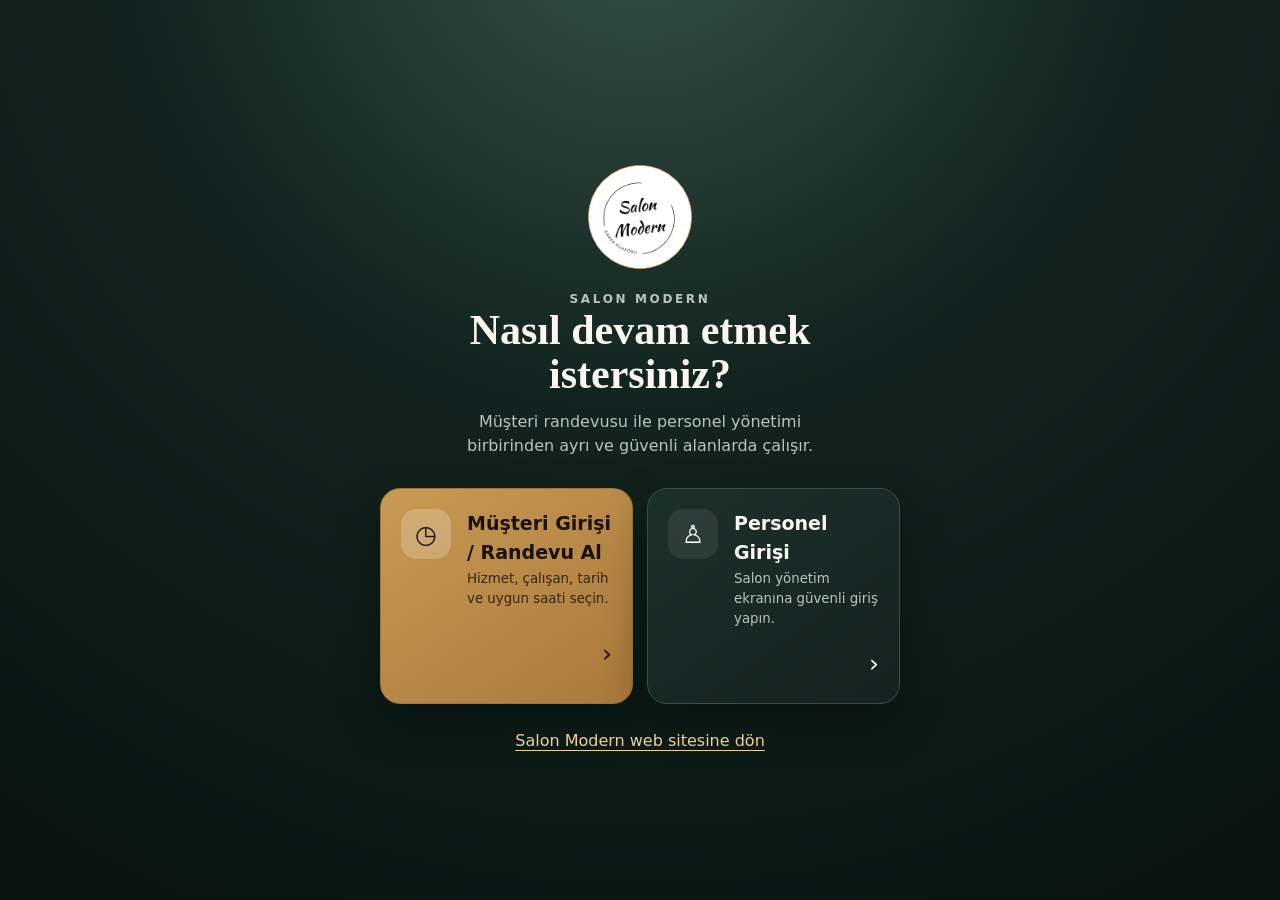
<file: index.html>
<!doctype html>
<html lang="tr">
<head>
  <meta charset="utf-8">
  <meta name="viewport" content="width=device-width,initial-scale=1,viewport-fit=cover">
  <title>Salon Modern | Giriş</title>
  <meta name="description" content="Salon Modern personel yönetimi ve online randevu girişleri.">
  <meta name="theme-color" content="#102622">
  <link rel="icon" href="salon-icon-192.png">
  <style>
    :root{color-scheme:dark;--ink:#fbf7ee;--muted:#b8c4bf;--dark:#0d1b18;--panel:#172824;--line:#385048;--gold:#c99a54;--gold-light:#ecd097}
    *{box-sizing:border-box}
    body{margin:0;min-height:100vh;background:radial-gradient(circle at 50% -12%,#38534a 0,#12241f 42%,#091310 100%);color:var(--ink);font:16px/1.5 Inter,system-ui,-apple-system,"Segoe UI",sans-serif}
    main{min-height:100vh;width:min(100%,560px);margin:auto;padding:calc(34px + env(safe-area-inset-top)) 20px calc(30px + env(safe-area-inset-bottom));display:flex;flex-direction:column;justify-content:center}
    .brand{text-align:center;margin-bottom:30px}.brand img{width:104px;height:104px;object-fit:cover;border-radius:50%;border:1px solid var(--gold);background:#fff}.eyebrow{color:var(--gold-light);font-size:12px;font-weight:800;letter-spacing:.22em;margin:18px 0 5px}.brand h1{font:700 42px/1.05 Georgia,serif;margin:0}.brand p{color:var(--muted);margin:14px auto 0;max-width:410px}
    .choices{display:grid;gap:14px}.choice{display:flex;align-items:center;gap:16px;text-decoration:none;color:var(--ink);padding:20px;border:1px solid var(--line);border-radius:20px;background:linear-gradient(145deg,#1c302a,#13231f);box-shadow:0 18px 45px #0005}.choice.primary{border-color:#9b763f;background:linear-gradient(145deg,#c99a54,#a87939);color:#17110a}.icon{width:50px;height:50px;display:grid;place-items:center;border-radius:15px;background:#ffffff14;font-size:25px;flex:none}.choice.primary .icon{background:#fff3}.copy{flex:1}.copy strong{display:block;font-size:19px}.copy small{display:block;color:var(--muted);margin-top:3px}.choice.primary small{color:#33230f}.arrow{font-size:25px}
    footer{text-align:center;margin-top:25px}footer a{color:var(--gold-light);text-underline-offset:4px}
    @media(min-width:760px){main{padding-top:48px}.choices{grid-template-columns:1fr 1fr}.choice{min-height:150px;align-items:flex-start;flex-wrap:wrap}.copy{min-width:140px}.arrow{margin-left:auto}}
  </style>
</head>
<body>
  <main>
    <header class="brand">
      <img src="salon_brand_logo.jpg" alt="Salon Modern">
      <p class="eyebrow">SALON MODERN</p>
      <h1>Nasıl devam etmek istersiniz?</h1>
      <p>Müşteri randevusu ile personel yönetimi birbirinden ayrı ve güvenli alanlarda çalışır.</p>
    </header>
    <section class="choices" aria-label="Giriş seçimi">
      <a class="choice primary" href="randevu/">
        <span class="icon" aria-hidden="true">◷</span>
        <span class="copy"><strong>Müşteri Girişi / Randevu Al</strong><small>Hizmet, çalışan, tarih ve uygun saati seçin.</small></span>
        <span class="arrow" aria-hidden="true">›</span>
      </a>
      <a class="choice" href="salon-modern.html">
        <span class="icon" aria-hidden="true">♙</span>
        <span class="copy"><strong>Personel Girişi</strong><small>Salon yönetim ekranına güvenli giriş yapın.</small></span>
        <span class="arrow" aria-hidden="true">›</span>
      </a>
    </section>
    <footer><a href="https://salonmodern.com.tr/">Salon Modern web sitesine dön</a></footer>
  </main>
</body>
</html>
</file>
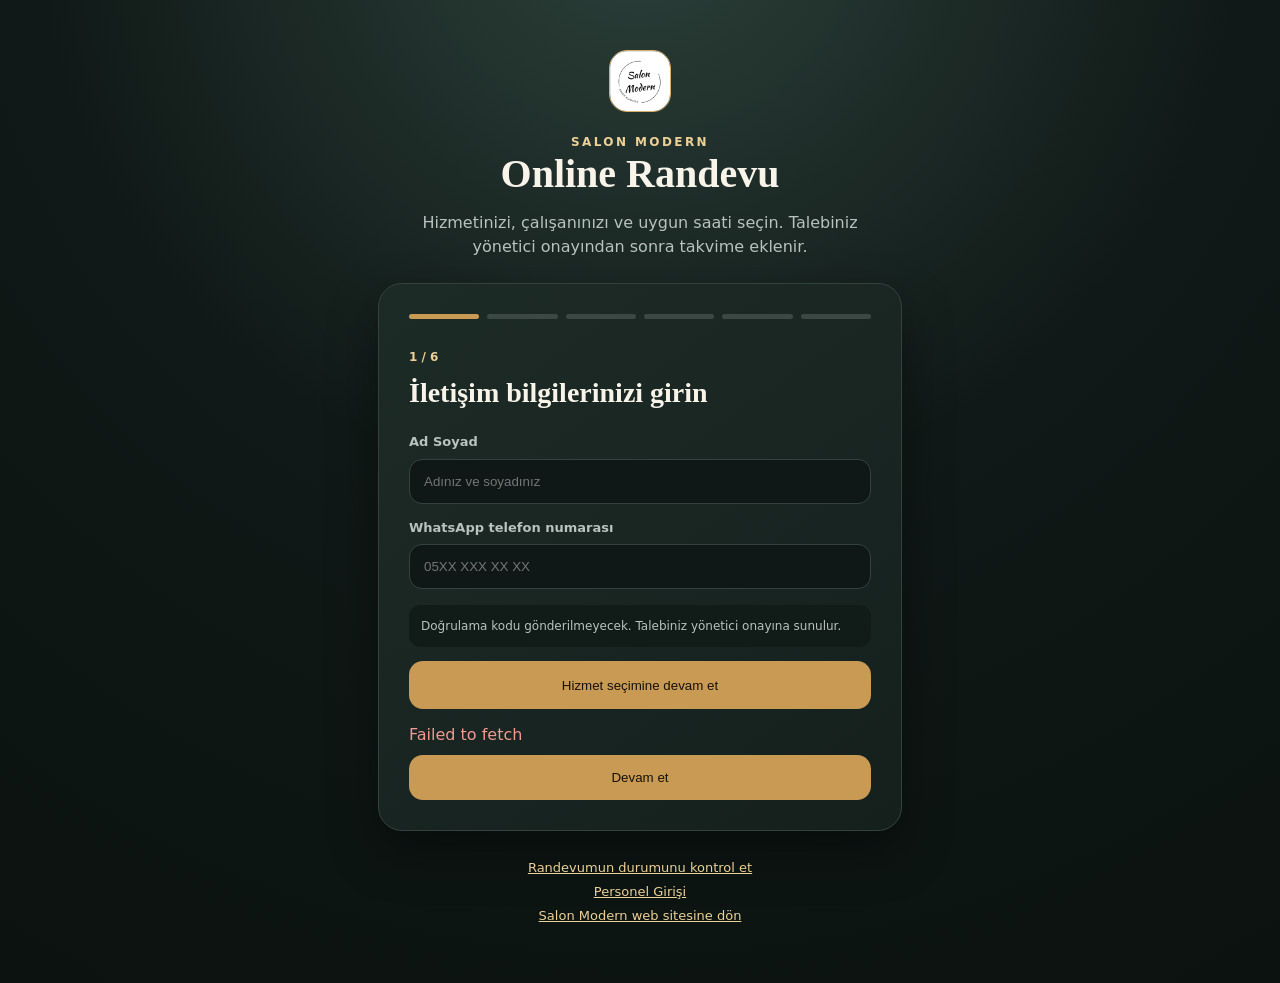
<file: randevu/index.html>
<!doctype html>
<html lang="tr">
<head>
  <meta charset="utf-8">
  <meta name="viewport" content="width=device-width,initial-scale=1,viewport-fit=cover">
  <title>Salon Modern | Online Randevu</title>
  <meta name="description" content="Salon Modern'den online randevu alın. Size uygun hizmeti, çalışanı, tarihi ve saati seçin.">
  <link rel="canonical" href="https://app.salonmodern.com.tr/randevu/">
  <meta property="og:type" content="website">
  <meta property="og:title" content="Salon Modern | Online Randevu">
  <meta property="og:description" content="Salon Modern'den online randevu alın. Size uygun hizmeti, çalışanı, tarihi ve saati seçin.">
  <meta property="og:url" content="https://app.salonmodern.com.tr/randevu/">
  <meta property="og:image" content="https://salonmodern.com.tr/salon_brand_logo.jpg">
  <meta name="theme-color" content="#101917">
  <link rel="icon" href="../salon-icon-192.png">
  <link rel="stylesheet" href="booking.css?v=4">
</head>
<body>
  <main class="booking-shell">
    <header class="hero">
      <img src="../salon-icon-192.png" alt="" width="62" height="62">
      <p class="eyebrow">SALON MODERN</p>
      <h1>Online Randevu</h1>
      <p>Hizmetinizi, çalışanınızı ve uygun saati seçin. Talebiniz yönetici onayından sonra takvime eklenir.</p>
    </header>

    <section class="card" id="bookingCard">
      <div id="todayClosedNotice" class="closed-notice" role="status" hidden></div>
      <div class="steps" aria-label="Randevu adımları">
        <span class="active">1</span><span>2</span><span>3</span><span>4</span><span>5</span><span>6</span>
      </div>
      <form id="bookingForm" novalidate>
        <section class="step active" data-step="1">
          <small>1 / 6</small><h2>İletişim bilgilerinizi girin</h2>
          <label>Ad Soyad<input id="customerName" autocomplete="name" maxlength="120" required placeholder="Adınız ve soyadınız"></label>
          <label>WhatsApp telefon numarası<input id="customerPhone" type="tel" inputmode="tel" autocomplete="tel" maxlength="17" required placeholder="05XX XXX XX XX"></label>
          <p class="hint">Doğrulama kodu gönderilmeyecek. Talebiniz yönetici onayına sunulur.</p>
          <div class="verification-actions"><button type="button" id="continueCustomerButton">Hizmet seçimine devam et</button></div>
        </section>
        <section class="step" data-step="2">
          <small>2 / 6</small><h2>Hizmet seçin</h2>
          <div id="services" class="choice-grid"><p class="loading">Hizmetler yükleniyor…</p></div>
        </section>
        <section class="step" data-step="3">
          <small>3 / 6</small><h2>Çalışan tercihi</h2>
          <div id="employees" class="choice-grid"></div>
        </section>
        <section class="step" data-step="4">
          <small>4 / 6</small><h2>Tarih seçin</h2>
          <label>Tarih<input id="bookingDate" type="date" required></label>
        </section>
        <section class="step" data-step="5">
          <small>5 / 6</small><h2>Saat seçin</h2>
          <div id="slots" class="slot-grid"><p class="muted">Tarih seçiminizden sonra saatler gösterilecek.</p></div>
          <p id="pendingHint" class="hint" hidden>Seçtiğiniz saatin müsaitliği kayıt sırasında tekrar kontrol edilir.</p>
        </section>
        <section class="step" data-step="6">
          <small>6 / 6</small><h2>Randevu talebiniz</h2>
          <label>Not <em>isteğe bağlı</em><textarea id="customerNote" maxlength="500" rows="3" placeholder="Eklemek istediğiniz bir not varsa"></textarea></label>
          <div id="summary" class="summary"></div>
        </section>
        <p id="formError" class="error" role="alert"></p>
        <div class="form-actions">
          <button type="button" id="backButton" class="secondary" hidden>Geri</button>
          <button type="button" id="nextButton">Devam et</button>
          <button type="submit" id="submitButton" hidden>Randevu talebini gönder</button>
        </div>
      </form>
    </section>

    <section class="card success" id="successCard" hidden>
      <div class="success-mark">✓</div>
      <h2>Talebiniz yönetici onayında</h2>
      <p>Talebiniz alındı. Yönetici onayladığında randevunuz takvime işlenecek ve onay mesajı gönderilecek. Durumu takip bağlantınızdan kontrol edin.</p>
      <p>Randevu numaranız: <strong id="requestNumber"></strong></p>
      <p class="hint">Randevu numarası kısa bir referanstır. Randevunuzu yönetmek için aşağıdaki güvenli takip bağlantısını saklayın ve kimseyle paylaşmayın.</p>
      <label for="trackingLink">Güvenli takip bağlantınız<input id="trackingLink" type="text" readonly autocomplete="off"></label>
      <button id="copyTrackingLink" class="button-link" type="button">Takip bağlantısını kopyala</button>
      <p id="copyMessage" role="status" aria-live="polite"></p>
      <a id="statusLink" class="button-link" href="durum/">Randevu durumunu görüntüle</a>
    </section>

    <footer><a href="durum/">Randevumun durumunu kontrol et</a><br><a href="../salon-modern.html">Personel Girişi</a><br><a href="https://salonmodern.com.tr/">Salon Modern web sitesine dön</a></footer>
  </main>
  <script src="booking.js?v=183"></script>
</body>
</html>
</file>
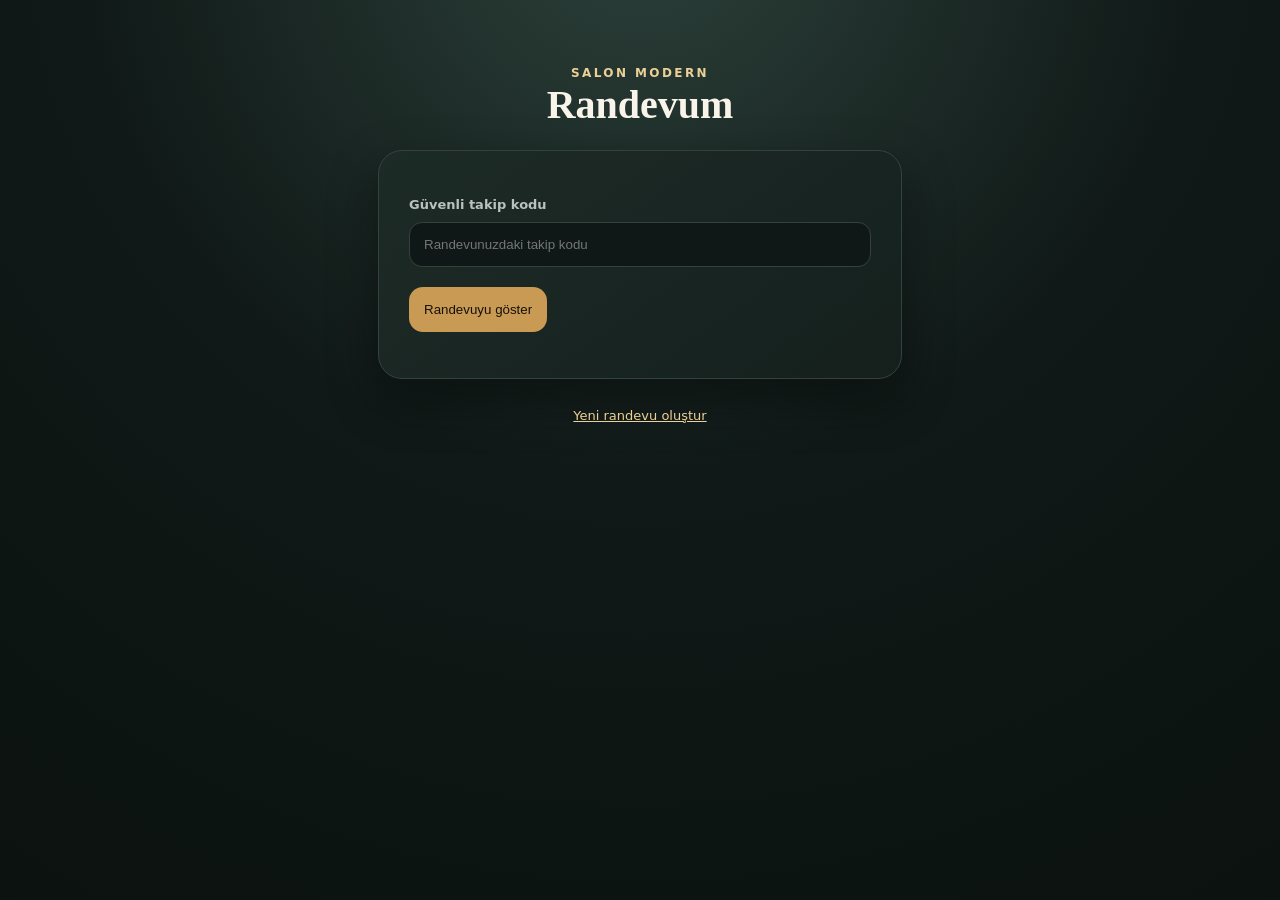
<file: randevu/durum/index.html>
<!doctype html>
<html lang="tr"><head><meta charset="utf-8"><meta name="viewport" content="width=device-width,initial-scale=1"><title>Randevum | Salon Modern</title><meta name="robots" content="noindex"><meta name="referrer" content="no-referrer"><link rel="stylesheet" href="../booking.css"><meta name="theme-color" content="#101917"></head>
<body><main class="booking-shell"><header class="hero"><p class="eyebrow">SALON MODERN</p><h1>Randevum</h1></header><section class="card"><label>Güvenli takip kodu<input id="token" autocomplete="off" placeholder="Randevunuzdaki takip kodu"></label><button class="button-link" id="check" type="button">Randevuyu göster</button><div id="result" class="summary" aria-live="polite" hidden></div>
<form id="manage" hidden><p>Hizmet ve çalışan değişmeden tarih ve saati güncelleyebilirsiniz.</p><label>Tarih<input id="date" type="date" required></label><label>Saat<select id="time" required><option value="">Önce tarih seçin</option></select></label><button id="update" class="button-link" type="submit" disabled>Tarih ve saati güncelle</button><button id="cancel" class="button-link" type="button">Randevuyu iptal et</button></form>
<dialog id="cancelDialog"><p>Randevunuzu iptal etmek istediğinize emin misiniz?</p><button id="confirmCancel" type="button">İptal Et</button><button id="keep" type="button">Vazgeç</button></dialog><p id="message" role="status"></p></section><footer><a href="../">Yeni randevu oluştur</a></footer></main><script src="manage.js?v=180"></script></body></html>
</file>
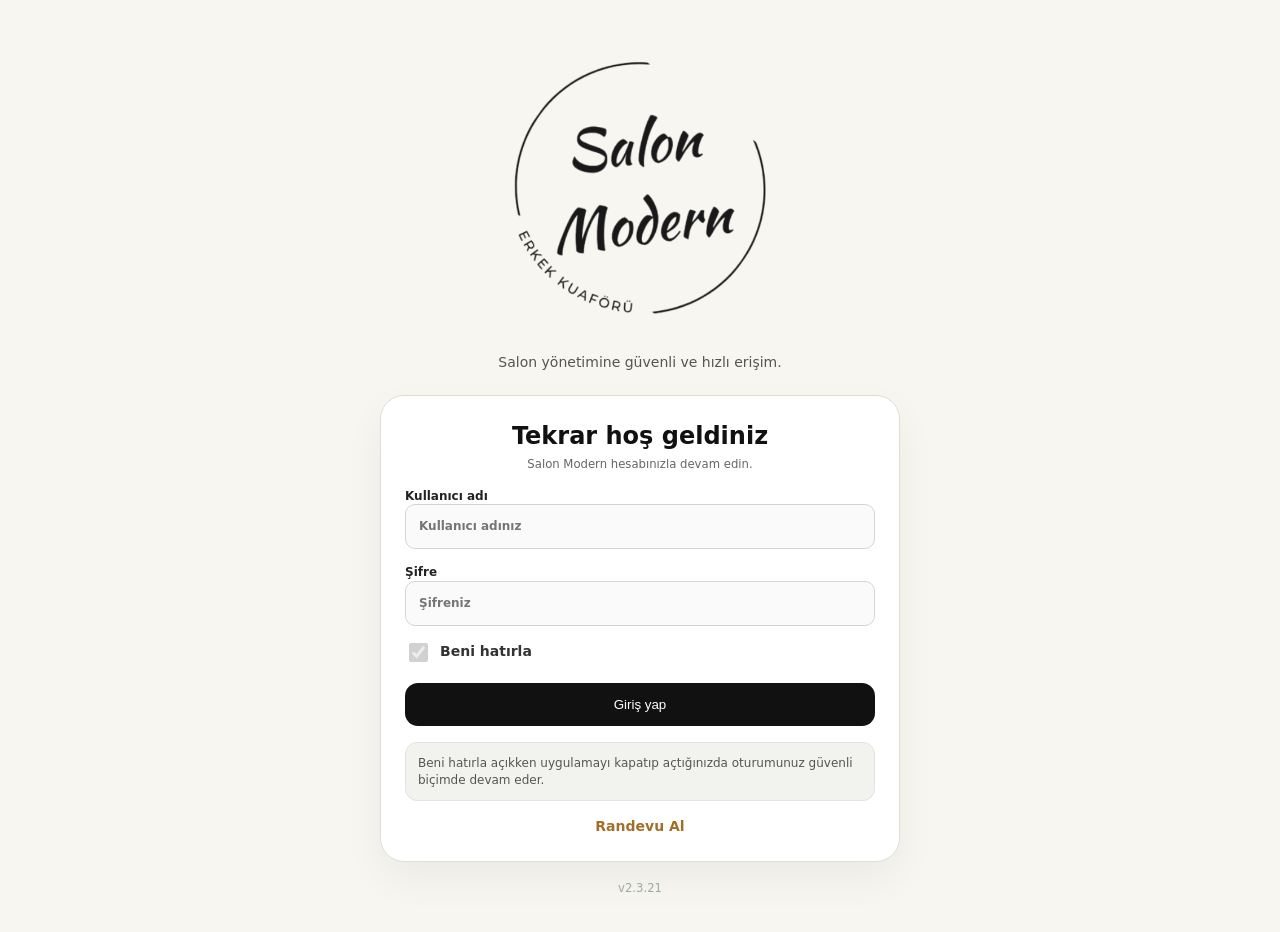
<file: salon-modern.html>
<!doctype html>
<html lang="tr" data-auth-state="INITIALIZING">
<head>
<style>
/* The native Android splash and the first HTML frame use one sampled color.
   The enlarged launch artwork is a truly transparent PNG (no white image box). */
html[data-auth-state="INITIALIZING"],
html[data-auth-state="INITIALIZING"] body {background:#f7f6f1!important;}
html[data-auth-state="INITIALIZING"] #auth {display:none!important;}
#salonStartupSplash{
  position:fixed;inset:0;z-index:999999;
  display:none;align-items:center;justify-content:center;
  box-sizing:border-box;width:100%;
  min-height:100vh;min-height:100dvh;
  padding:max(16px,env(safe-area-inset-top)) 16px max(16px,env(safe-area-inset-bottom));
  background:#f7f6f1;
}
html[data-auth-state="INITIALIZING"] #salonStartupSplash{display:flex;}
#salonStartupSplash img{
  display:block;width:min(94vw,400px);max-width:100%;
  height:auto;max-height:72vh;max-height:72dvh;
  object-fit:contain;background:transparent;
  transform:scale(1.18);transform-origin:center;
}
#auth{background:#f7f6f1!important;}
#auth .salon-auth-logo{
  display:block;width:min(74vw,310px)!important;max-width:100%;
  height:auto!important;aspect-ratio:1/1;
  max-height:40vh;max-height:40dvh;
  margin:5px auto 10px;border:0!important;
  border-radius:0!important;object-fit:contain;
  background:transparent!important;
}
@media(max-height:600px){
  #salonStartupSplash img{width:min(74vw,290px);max-height:52dvh;transform:scale(1.08);}
  #auth .salon-auth-logo{width:min(50vw,200px)!important;max-height:27dvh;}
}
</style>
<meta charset="utf-8"><meta name="viewport" content="width=device-width,initial-scale=1">
<title>Salon Modern — Yönetim</title>
<style>
:root{--ink:#172022;--muted:#6e7778;--cream:#f7f5ef;--paper:#fffdf9;--line:#e7e2d8;--gold:#b88746;--dark:#1d2927;--green:#2f765e;--red:#a9514d}*{box-sizing:border-box}body{margin:0;background:#e8e5dd;color:var(--ink);font:14px/1.4 Inter,ui-sans-serif,system-ui,-apple-system,"Segoe UI",sans-serif}.app{max-width:440px;min-height:100vh;margin:auto;background:var(--cream);padding-bottom:24px}.top{background:var(--dark);color:white;padding:24px 20px 23px;border-radius:0 0 28px 28px}.topline{display:flex;justify-content:space-between;align-items:center}.brand{font-size:20px;font-weight:700;letter-spacing:.2px}.brand span{color:#e6bd78}.date{color:#c7d1ca;font-size:12px;margin-top:3px}.bell,.menu-button{width:34px;height:34px;border:1px solid #53645e;border-radius:50%;display:grid;place-items:center;background:transparent;color:white}.menu-button{font-size:18px}.top-brand{flex:1;margin-left:10px}.greeting{margin:26px 0 0;font-size:25px;font-weight:650;letter-spacing:-.6px}.greeting b{color:#e6bd78}.today{margin-top:6px;color:#c7d1ca}.content{padding:20px}.balance{background:linear-gradient(135deg,#c39350,#a87437);color:white;padding:19px;border-radius:18px;box-shadow:0 9px 20px #ad7e3d33}.balance small{opacity:.84}.balance h1{font-size:29px;margin:5px 0 18px;letter-spacing:-1px}.balance-row{border-top:1px solid #ffffff44;padding-top:12px;display:flex;justify-content:space-between;font-size:12px}.balance-row strong{display:block;font-size:14px;margin-top:2px}.section{display:flex;justify-content:space-between;align-items:end;margin:25px 0 12px}.section h2{font-size:17px;margin:0;letter-spacing:-.3px}.link{border:0;background:none;color:#9a6c2f;padding:0;font:inherit;font-weight:600}.actions{display:grid;grid-template-columns:repeat(4,1fr);gap:9px}.action{border:0;background:var(--paper);border-radius:14px;padding:12px 4px 10px;color:var(--ink);box-shadow:0 2px 8px #332f2508;font:12px inherit}.icon{width:35px;height:35px;background:#f4ecdf;color:#a36e29;display:grid;place-items:center;margin:0 auto 7px;border-radius:11px;font-size:18px}.chart{background:var(--paper);padding:16px;border-radius:17px}.chart-head{display:flex;justify-content:space-between}.chart-title{font-weight:650}.positive{color:var(--green);font-weight:650}.bars{height:108px;margin-top:15px;display:flex;align-items:end;justify-content:space-around;border-bottom:1px solid var(--line)}.bar{width:22px;background:#e9dcc7;border-radius:8px 8px 2px 2px;position:relative}.bar.active{background:var(--gold)}.bar i{font-style:normal;color:var(--muted);position:absolute;top:calc(100% + 6px);font-size:10px;left:50%;transform:translateX(-50%)}.appointment,.staff{background:var(--paper);border-radius:15px;padding:13px;display:flex;gap:11px;align-items:center;margin-bottom:9px}.avatar{width:42px;height:42px;border-radius:50%;background:#d6b08a;display:grid;place-items:center;color:white;font-weight:700;flex:none}.avatar.alt{background:#839f9c}.item-main{flex:1;min-width:0}.item-main strong{display:block}.item-main small{color:var(--muted);display:block;margin-top:2px}.time{color:#a36e29;font-weight:650;font-size:12px}.percent{background:#e7f1eb;color:#287059;border-radius:8px;padding:4px 7px;font-size:12px;font-weight:700}.nav{display:none}.page{display:none}.page.active{display:block}.back{border:0;background:none;padding:0;color:#a36e29;font:inherit}.page-title{font-size:25px;margin:9px 0 18px}.total{background:var(--dark);color:white;border-radius:16px;padding:17px;margin-bottom:16px}.total small{color:#c9d2cc}.total strong{font-size:25px;display:block;margin-top:4px}.tx{display:flex;align-items:center;gap:10px;padding:12px 0;border-bottom:1px solid var(--line)}.tx:last-child{border:0}.tx-icon{width:34px;height:34px;border-radius:10px;background:#f4ecdf;display:grid;place-items:center}.amount{margin-left:auto;font-weight:700}.plus{color:var(--green)}.minus{color:var(--red)}.fab{width:100%;border:0;background:var(--dark);color:white;border-radius:12px;padding:13px;font:600 14px inherit;margin:4px 0 14px}.staff{cursor:pointer}.remove{border:0;background:none;color:var(--red);font-size:18px}.modal{position:fixed;inset:0;background:#17202288;display:none;align-items:end;z-index:3}.modal.show{display:flex}.sheet{background:var(--paper);width:min(440px,100%);margin:auto;padding:21px;border-radius:23px 23px 0 0}.sheet h2{margin:0 0 14px}.field{display:block;font-size:12px;font-weight:600;margin:11px 0 5px}.field input,.field select{width:100%;border:1px solid var(--line);border-radius:10px;padding:11px;background:#fff;font:inherit}.row{display:grid;grid-template-columns:1fr 1fr;gap:10px}.save{width:100%;border:0;background:var(--gold);color:white;border-radius:11px;padding:13px;font:600 14px inherit;margin-top:18px}.empty{padding:25px;text-align:center;color:var(--muted)}.auth{max-width:440px;min-height:100vh;margin:auto;background:var(--dark);color:white;padding:68px 24px 32px}.auth-brand{font-size:30px;font-weight:750}.auth-brand span{color:#e6bd78}.auth p{color:#c7d1ca;margin:7px 0 28px}.login-card{background:var(--paper);color:var(--ink);padding:21px;border-radius:22px}.login-card h1{font-size:22px;margin:0 0 3px}.login-card small{color:var(--muted)}.login-card .field{margin-top:15px}.login-card .save{background:var(--dark)}.notice{display:none;color:var(--red);font-size:12px;margin-top:10px}.role{font-size:11px;padding:3px 7px;border-radius:7px;background:#f4ecdf;color:#936329;font-weight:700}.account{font-size:11px;color:#c7d1ca;text-align:right}.user-tools{display:flex;gap:8px;margin-bottom:16px}.user-tools .fab{margin:0}.danger{background:#fff0ee;color:#a9514d}.security{background:#f0f5f1;padding:12px;border-radius:12px;font-size:12px;color:#3b6556;margin-top:16px}.hidden{display:none!important}.drawer-layer{position:fixed;inset:0;background:#17202277;display:none;z-index:9}.drawer-layer.open{display:block}.drawer{width:300px;min-height:100%;background:var(--paper);padding:24px 17px}.drawer-top{display:flex;justify-content:space-between;align-items:center;margin-bottom:26px}.drawer-brand{font-size:20px;font-weight:700}.drawer-brand span{color:#a36e29}.drawer-close{border:0;background:none;color:var(--muted);font-size:24px}.drawer button.menu-item{width:100%;border:0;background:transparent;color:var(--ink);padding:12px 10px;text-align:left;font:500 14px inherit;border-radius:10px}.drawer button.menu-item:hover{background:#f4ecdf}.drawer-separator{border:0;border-top:1px solid var(--line);margin:12px 0}.calendar-tabs{display:grid;grid-template-columns:repeat(3,1fr);background:#efeae0;border-radius:12px;padding:3px;gap:3px}.calendar-tabs button{border:0;background:transparent;padding:9px 4px;border-radius:9px;color:var(--muted);font:600 12px inherit}.calendar-tabs button.active{background:var(--paper);color:var(--ink)}.timeline-row{display:flex;gap:11px;padding:11px 0;border-bottom:1px solid var(--line)}.timeline-row:last-child{border:0}.week-grid{display:grid;grid-template-columns:repeat(7,1fr);gap:5px;margin-top:16px}.week-day{background:var(--paper);border-radius:11px;min-height:92px;padding:7px 4px;text-align:center;font-size:11px}.week-day strong{display:block;font-size:12px}.week-dot{width:6px;height:6px;background:#b88746;border-radius:50%;margin:7px auto 0}.month-grid{display:grid;grid-template-columns:repeat(7,1fr);gap:5px;margin-top:14px}.month-grid div{min-height:38px;background:var(--paper);border-radius:9px;padding:6px;font-size:11px}.month-grid .current{background:#dcb986;color:white}.stats-grid{display:grid;grid-template-columns:1fr 1fr;gap:10px}.stat-box{background:var(--paper);padding:14px;border-radius:14px}.stat-box small{color:var(--muted)}.stat-box strong{display:block;font-size:21px;margin-top:5px}
.calendar-day{margin-top:16px;border-top:1px solid var(--line)}.calendar-slot{width:100%;min-height:66px;border:0;border-bottom:1px solid var(--line);background:transparent;display:grid;grid-template-columns:52px 1fr;padding:0;text-align:left;position:relative}.calendar-slot:active{background:#f4ecdf}.slot-time{color:var(--muted);font-size:11px;padding:9px 6px 0 0}.slot-body{border-left:1px solid var(--line);padding:5px 0 5px 8px;min-height:65px}.calendar-event{width:100%;border:0;background:#ead8bd;color:var(--ink);border-left:4px solid var(--gold);border-radius:8px;padding:7px 9px;text-align:left;font:12px inherit;cursor:grab}.calendar-event:active{cursor:grabbing}.calendar-event strong,.calendar-event small{display:block}.calendar-event small{margin-top:2px;color:#654d30}.calendar-slot.drag-over .slot-body{background:#f4ecdf}.calendar-hint{margin-top:12px;color:var(--muted);font-size:12px}
.date-quick{display:flex;gap:8px;margin-top:6px}.date-quick button{border:0;background:#f4ecdf;color:#936329;border-radius:7px;padding:5px 7px;font:600 11px inherit}.date-caption{display:block;color:var(--muted);font-size:11px;margin-top:4px}
.team-calendar{display:grid;grid-template-columns:42px repeat(4,minmax(0,1fr));border:1px solid var(--line);border-radius:13px;overflow:hidden;margin-top:15px}.team-calendar>div{min-width:0;border-right:1px solid var(--line);border-bottom:1px solid var(--line)}.team-calendar>div:nth-child(5n){border-right:0}.team-calendar .team-head{background:#f4ecdf;padding:8px 3px;text-align:center;font-size:10px;font-weight:700;overflow-wrap:anywhere}.team-calendar .team-time{padding:10px 3px;color:var(--muted);font-size:10px}.team-calendar .team-cell{min-height:52px;padding:4px;background:var(--paper);cursor:pointer}.team-calendar .team-cell:active{background:#f4ecdf}.team-calendar .free-slot{display:block;color:#a5aaa6;text-align:center;font-size:10px;margin-top:12px}.team-calendar .team-event{width:100%;border:0;background:#ead8bd;border-left:3px solid var(--gold);border-radius:6px;padding:4px;text-align:left;font:10px inherit;overflow:hidden}.team-calendar .team-event strong,.team-calendar .team-event small{display:block;white-space:nowrap;overflow:hidden;text-overflow:ellipsis}.team-calendar .team-event small{color:#654d30;margin-top:2px}.team-calendar .team-cell.drag-over{background:#f4ecdf}.team-calendar-wrap{overflow-x:auto;padding-bottom:3px}
.calendar-date-nav{display:flex;align-items:center;justify-content:space-between;margin:14px 0 6px}.calendar-date-nav button{border:0;background:#f4ecdf;color:#936329;border-radius:9px;padding:7px 10px;font:700 16px inherit}.calendar-date-nav strong{font-size:14px;text-align:center}
.team-month-grid{display:grid;grid-template-columns:repeat(7,1fr);gap:5px;margin-top:13px}.team-month-grid button{border:0;background:var(--paper);border-radius:9px;min-height:46px;padding:5px;color:var(--ink);font:12px inherit}.team-month-grid button.current{background:#dcb986;color:white}.team-month-grid button.muted{opacity:.35}.team-month-grid small{display:block;margin-top:3px;font-size:10px}.calendar-date-title{cursor:pointer}
.team-calendar button.team-head{border:0;border-radius:0;color:var(--ink);cursor:pointer}.team-calendar.single>div:nth-child(2n){border-right:0}
.app-toast{position:fixed;left:50%;bottom:22px;transform:translateX(-50%);width:min(400px,calc(100% - 32px));background:#1d2927;color:white;border-left:4px solid #dcb986;border-radius:12px;padding:13px 15px;z-index:20;box-shadow:0 10px 30px #0003}.app-toast strong,.app-toast small{display:block}.app-toast small{color:#d4ddd7;margin-top:3px}
.team-calendar .team-time,.team-calendar .duration-time{color:#394240!important;font-size:11px!important;font-weight:750!important}
.team-calendar .team-head{color:#111!important;font-size:12px!important;font-weight:850!important;letter-spacing:-.1px}
.calendar-date-nav .calendar-date-title{color:#111!important;font-size:17px!important;font-weight:850!important;line-height:1.25}
.calendar-date-nav .calendar-date-title .role{display:inline-block;margin-top:3px;color:#744e1e!important;background:#f0e3cf!important;font-size:12px!important;font-weight:800!important;padding:3px 7px}
</style><meta name="theme-color" content="#f7f6f1"><meta name="apple-mobile-web-app-capable" content="yes"><meta name="apple-mobile-web-app-status-bar-style" content="black-translucent"><link rel="apple-touch-icon" href="salon-launch-v2-512.png"><link rel="manifest" href="manifest.webmanifest"><link rel="stylesheet" href="salon-modern-ai.css?v=143"><link rel="stylesheet" href="appointment-list-management.css?v=1"><link rel="stylesheet" href="salon-calendar-smart.css?v=8"></head>
<body><div id="salonStartupSplash" role="status" aria-label="Salon Modern açılıyor"><img src="salon-launch-v2-512.png" width="512" height="512" alt="Salon Modern" decoding="sync" fetchpriority="high"></div><section class="auth" id="auth"><div class="auth-brand">Salon <span>Modern</span></div><p>Salon yönetim alanına güvenli erişim.</p><form class="login-card" id="loginForm" onsubmit="login(event)" autocomplete="off"><h1>Hoş geldiniz</h1><small>Kullanıcı adı ve şifrenizle giriş yapın</small><label class="field">Kullanıcı adı<input id="loginUsername" autocomplete="off" autocapitalize="none" spellcheck="false" data-lpignore="true" data-1p-ignore required placeholder="Kullanıcı adınız"></label><label class="field">Şifre<input id="loginPassword" type="password" autocomplete="current-password" required placeholder="Şifreniz"></label><div class="notice" id="loginError">Kullanıcı adı veya şifre hatalı.</div><button class="save">Güvenli giriş yap</button><div class="security">Şifreler cihazınızda PBKDF2 + SHA-256 ile özetlenerek saklanır.</div></form><form class="login-card hidden" id="setupForm" onsubmit="setupAdmin(event)"><h1>İlk kurulum</h1><small>Dört hesabın ilk şifresini belirleyin. Her çalışan girişten sonra şifresini değiştirebilir.</small><label class="field">İlk ortak şifre<input id="setupPassword" type="password" minlength="8" required placeholder="En az 8 karakter"></label><button class="save">4 hesabı oluştur</button><div class="security">Hesaplar: halil.kiv, mehmet.safakoglu, cengiz.bavkir ve talip.kose</div></form></section><main class="app hidden" id="app">
<section id="home" class="page active"><div class="content" role="status"><h1>Salon Modern</h1><p>Salon bilgileri yükleniyor…</p></div><div hidden aria-hidden="true" id="legacyHomeBindings"><span id="welcomeName"></span><span id="todayText"></span><span id="nextTitle"></span><div id="summaryCard"></div><div id="next"></div><div class="actions"><button class="action"></button><button class="action"></button><button class="action"></button><button class="action"></button></div></div></section>
<section id="finance" class="page"><div class="content"><button class="back" onclick="showPage('home')">‹ Ana sayfa</button><h1 class="page-title">Muhasebe</h1><div class="total"><small>Ağustos net bakiyesi</small><strong>₺ 32.120</strong><small>Gelir ₺84.650 · Gider ₺52.530</small></div><button class="fab" onclick="openModal('Gelir / gider ekle')">＋ Yeni kayıt ekle</button><div class="section"><h2>Son işlemler</h2><button class="link">Filtrele</button></div><div id="transactions"></div></div></section>
<section id="team" class="page"><div class="content"><button class="back" onclick="showPage('home')">‹ Ana sayfa</button><h1 class="page-title">Çalışanlar</h1><div class="security">Bir çalışanın prim yüzdesini güncellemek için kartındaki “Prim düzenle” seçeneğini kullanın.</div><div id="staffList"></div></div></section>
<section id="appointments" class="page"><div class="content"><button class="back" onclick="showPage('home')">‹ Ana sayfa</button><h1 class="page-title" id="appointmentPageTitle">Randevular</h1><button class="fab" onclick="openAppointmentModal()">＋ Yeni randevu oluştur</button><div id="allAppointments"></div><div class="section"><h2 id="operationsTitle">Yapılan işlemler</h2></div><div id="myOperations"></div></div></section>
<section id="calendar" class="page" aria-label="Takvim"><div class="content"><div class="calendar-menu-row"><button class="menu-button" style="background:var(--dark);border-color:var(--dark);flex:none" onclick="toggleDrawer()" aria-label="Menüyü aç">☰</button></div><div class="calendar-tabs"><button class="active" onclick="setCalendarView('day',this)">Gün</button><button onclick="setCalendarView('week',this)">Hafta</button><button onclick="setCalendarView('month',this)">Ay</button></div><div id="calendarContent"></div></div></section>
<section id="statistics" class="page"><div class="content"><button class="back" onclick="showPage('home')">‹ Ana sayfa</button><h1 class="page-title">İstatistikler</h1><div class="stats-grid" id="statsGrid"></div><div class="section"><h2 id="statsTitle">İşlem dağılımı</h2></div><div class="chart"><div class="chart-head"><span class="chart-title" id="statsLabel">Randevu durumu</span><span class="positive" id="statsDetail">—</span></div><div class="bars" id="statsBars"></div></div></div></section>
<section id="admin" class="page"><div class="content"><button class="back" onclick="showPage('home')">‹ Ana sayfa</button><h1 class="page-title">Yönetim paneli</h1><div class="total"><small>Aktif oturum</small><strong id="accountName">—</strong><small id="accountRole">—</small></div><div id="adminControls"><div class="user-tools"><button class="fab" onclick="openUserModal()">＋ Kullanıcı ekle</button></div><div class="section"><h2>Kullanıcılar</h2><span class="role">YÖNETİM</span></div><div id="usersList"></div></div><div class="section"><h2>Hesap güvenliği</h2></div><button class="fab" onclick="openPasswordModal()">Şifremi değiştir</button><button class="fab danger" onclick="logout()">Oturumu kapat</button></div></section>
<nav class="nav"><button class="active" onclick="showPage('home')"><b>⌂</b>Ana sayfa</button><button onclick="showPage('appointments')"><b>◷</b>İşlemler</button><button onclick="showPage('finance')"><b>₺</b>Muhasebe</button><button onclick="showPage('team')"><b>♙</b>Ekibim</button><button onclick="showPage('admin')"><b>⚙</b>Panel</button></nav>
</main><div class="drawer-layer" id="drawerLayer" onclick="closeDrawer()"><aside class="drawer" onclick="event.stopPropagation()"><div class="drawer-top"><div class="drawer-brand">Salon <span>Modern</span></div><button class="drawer-close" onclick="closeDrawer()" aria-label="Menüyü kapat">×</button></div><button class="menu-item" onclick="drawerPage('home')">⌂ &nbsp; Ana sayfa</button><button class="menu-item" onclick="drawerPage('calendar')">◷ &nbsp; Gün / hafta / ay</button><button class="menu-item" onclick="drawerPage('statistics')">◫ &nbsp; İstatistikler</button><button class="menu-item" onclick="drawerPage('appointments')">✓ &nbsp; Randevular</button><div class="manager-menu"><hr class="drawer-separator"><button class="menu-item" onclick="drawerPage('finance')">₺ &nbsp; Muhasebe</button><button class="menu-item" onclick="drawerPage('team')">♙ &nbsp; Çalışanlar</button></div><hr class="drawer-separator"><button class="menu-item" onclick="drawerPage('admin')">⚙ &nbsp; Yönetim paneli</button></aside></div><div class="modal" id="modal"><form class="sheet" onsubmit="addRecord(event)"><h2 id="modalTitle">Kayıt ekle</h2><label class="field">Ad / açıklama<input id="name" required placeholder="Örn. Saç kesimi"></label><div class="row"><label class="field">Tür<select id="kind"><option>İşlem</option><option>Gelir</option><option>Gider</option></select></label><label class="field">Tutar<input id="value" required type="number" placeholder="Örn. 450"></label></div><button class="save">Kaydet</button><button type="button" class="back" style="display:block;margin:14px auto 0" onclick="closeModal()">Vazgeç</button></form></div><div class="modal" id="userModal"><form class="sheet" onsubmit="addUser(event)"><h2>Yeni kullanıcı</h2><label class="field">Ad soyad<input id="userName" required placeholder="Örn. Ayşe Yılmaz"></label><label class="field">Kullanıcı adı<input id="userUsername" required placeholder="ayse.yilmaz"></label><div class="row"><label class="field">Rol<select id="userRole"><option value="personel">Personel</option><option value="yonetici">Yönetici</option></select></label><label class="field">İlk şifre<input id="userPassword" type="password" minlength="8" required placeholder="En az 8 karakter"></label></div><button class="save">Kullanıcıyı oluştur</button><button type="button" class="back" style="display:block;margin:14px auto 0" onclick="closeUserModal()">Vazgeç</button></form></div><div class="modal" id="passwordModal"><form class="sheet" onsubmit="changePassword(event)"><h2>Şifre değiştir</h2><label class="field">Mevcut şifre<input id="oldPassword" type="password" required></label><label class="field">Yeni şifre<input id="newPassword" type="password" minlength="8" required placeholder="En az 8 karakter"></label><div class="notice" id="passwordError">Mevcut şifre doğru değil.</div><button class="save">Şifreyi güncelle</button><button type="button" class="back" style="display:block;margin:14px auto 0" onclick="closePasswordModal()">Vazgeç</button></form></div><div class="modal" id="commissionModal"><form class="sheet" onsubmit="saveCommission(event)"><h2>Prim yüzdesi</h2><label class="field">Çalışan<input id="commissionName" disabled></label><label class="field">Prim yüzdesi<input id="commissionValue" type="number" min="0" max="100" required></label><button class="save">Primi güncelle</button><button type="button" class="back" style="display:block;margin:14px auto 0" onclick="closeCommissionModal()">Vazgeç</button></form></div><div class="modal" id="appointmentModal"><form class="sheet" onsubmit="saveAppointment(event)"><h2>Yeni randevu</h2><label class="field">Müşteri<input id="appointmentCustomer" list="customerSuggestions" required oninput="filterCustomers()" placeholder="Müşteri adı yazın"></label><datalist id="customerSuggestions"></datalist><label class="field">İşlem<input id="appointmentOperation" required placeholder="Son yapılan işlem"></label><div class="row"><label class="field">Saat<input id="appointmentTime" required placeholder="Örn. 14:30"></label><label class="field">Çalışan<select id="appointmentStaff"></select></label></div><button class="save">Randevuyu kaydet</button><button type="button" class="back" style="display:block;margin:14px auto 0" onclick="closeAppointmentModal()">Vazgeç</button></form></div>
<script>
const DEFAULT_STAFF=[['Halil Kıv','Yönetici',35,'HK'],['Mehmet Şafakoğlu','Yönetici',33,'MŞ'],['Cengiz Bavkır','Çalışan',30,'CB'],['Talip Köse','Çalışan',28,'TK']];let staff;try{staff=JSON.parse(localStorage.getItem('salonModernStaffV1'))||DEFAULT_STAFF}catch{staff=DEFAULT_STAFF}const DEFAULT_APPOINTMENTS=[{id:'a1',time:'10:00',customer:'Zeynep Yılmaz',operation:'Saç kesimi + fön',staff:'Halil Kıv',status:'planlandi'},{id:'a2',time:'11:30',customer:'Derya Aras',operation:'Kalıcı oje',staff:'Mehmet Şafakoğlu',status:'tamamlandi'},{id:'a3',time:'13:00',customer:'Ece Can',operation:'Boya & bakım',staff:'Cengiz Bavkır',status:'planlandi'},{id:'a4',time:'15:30',customer:'Nil Sönmez',operation:'Saç kesimi',staff:'Talip Köse',status:'tamamlandi'}];let appts;try{appts=JSON.parse(localStorage.getItem('salonModernAppointmentsV2'))||DEFAULT_APPOINTMENTS}catch{appts=DEFAULT_APPOINTMENTS}let clients;try{clients=JSON.parse(localStorage.getItem('salonModernClientsV1'))||DEFAULT_APPOINTMENTS.map(x=>x.customer)}catch{clients=DEFAULT_APPOINTMENTS.map(x=>x.customer)}let lastOperation=localStorage.getItem('salonModernLastOperationV1')||'Saç kesimi + fön';let tx=[['Saç kesimi + fön','Bugün, 10:45','+ ₺750',1],['Ürün tedariği','Bugün, 09:20','− ₺1.280',0],['Kalıcı oje','Dün, 16:20','+ ₺600',1],['Kira ödemesi','1 Ağustos','− ₺18.000',0]];
function saveAppointments(){if(window.salonRemoteMode)return;localStorage.setItem('salonModernAppointmentsV2',JSON.stringify(appts))}function visibleAppointments(){return currentUser?.role==='yonetici'?appts:appts.filter(a=>a.staff===currentUser?.name)}function appointment(a){const initials=safe(a.customer.split(' ').map(x=>x[0]).join('').slice(0,2));const status=a.status==='tamamlandi'?'Tamamlandı':'Planlandı';const managerActions=currentUser?.role==='yonetici'?`<button class="link" onclick="completeAppointment('${a.id}')">${a.status==='tamamlandi'?'Geri al':'Tamamla'}</button><button class="remove" aria-label="Randevuyu iptal et" onclick="deleteAppointment('${a.id}')">×</button>`:'';return `<div class="appointment"><div class="time">${safe(a.time)}</div><div class="avatar alt">${initials}</div><div class="item-main"><strong>${safe(a.customer)}</strong><small>${safe(a.operation)} · ${safe(a.staff)}</small></div><span class="role">${status}</span>${managerActions}</div>`}function render(){const visible=visibleAppointments();next.innerHTML=visible.slice(0,2).map(appointment).join('')||'<div class="empty">Yaklaşan randevu yok.</div>';allAppointments.innerHTML=visible.map(appointment).join('')||'<div class="empty">Gösterilecek randevu yok.</div>';const done=visible.filter(a=>a.status==='tamamlandi');myOperations.innerHTML=done.map(a=>`<div class="tx"><div class="tx-icon">✓</div><div class="item-main"><strong>${safe(a.operation)}</strong><small>${safe(a.customer)} · ${safe(a.staff)}</small></div><span class="amount plus">Tamamlandı</span></div>`).join('')||'<div class="empty">Henüz tamamlanan işlem yok.</div>';staffList.innerHTML=staff.map((s,i)=>`<div class="staff"><div class="avatar">${s[3]}</div><div class="item-main"><strong>${s[0]}</strong><small>${s[1]}</small></div><div class="percent">%${s[2]}</div>${currentUser?.role==='yonetici'?`<button class="link" onclick="openCommissionModal(${i})">Prim düzenle</button>`:''}</div>`).join('')||'<div class="empty">Henüz çalışan eklenmedi.</div>';transactions.innerHTML=tx.map(t=>`<div class="tx"><div class="tx-icon">${t[3]?'↗':'↙'}</div><div class="item-main"><strong>${t[0]}</strong><small>${t[1]}</small></div><span class="amount ${t[3]?'plus':'minus'}">${t[2]}</span></div>`).join('')}function showPage(id){if(currentUser&&currentUser.role!=='yonetici'&&['finance','team'].includes(id))id='home';document.querySelectorAll('.page').forEach(p=>p.classList.remove('active'));document.getElementById(id).classList.add('active');document.querySelectorAll('.nav button').forEach(x=>x.classList.remove('active'));let index={home:0,appointments:1,finance:2,team:3,admin:4}[id];if(index!==undefined)document.querySelectorAll('.nav button')[index].classList.add('active');window.scrollTo(0,0)}function openModal(title){modalTitle.textContent=title;document.getElementById('modal').classList.add('show');name.focus()}function closeModal(){document.getElementById('modal').classList.remove('show')}function addRecord(e){e.preventDefault();const n=name.value.trim(),v=value.value,k=kind.value;if(k==='Gelir'||k==='Gider'){if(currentUser?.role!=='yonetici')return;tx.unshift([n,'Az önce',(k==='Gelir'?'+ ':'− ')+'₺'+v,k==='Gelir'?1:0]);showPage('finance')}else{lastOperation=n;localStorage.setItem('salonModernLastOperationV1',lastOperation);showPage('appointments')}e.target.reset();closeModal();render()}let commissionIndex=null;function openCommissionModal(index){if(currentUser?.role!=='yonetici')return;commissionIndex=index;document.getElementById('commissionName').value=staff[index][0];document.getElementById('commissionValue').value=staff[index][2];document.getElementById('commissionModal').classList.add('show')}function closeCommissionModal(){document.getElementById('commissionModal').classList.remove('show')}function saveCommission(event){event.preventDefault();if(currentUser?.role!=='yonetici'||commissionIndex===null)return;staff[commissionIndex][2]=Number(document.getElementById('commissionValue').value);localStorage.setItem('salonModernStaffV1',JSON.stringify(staff));closeCommissionModal();render();renderHomeSummary();renderStatistics()}function filterCustomers(){const term=document.getElementById('appointmentCustomer').value.trim().toLocaleLowerCase('tr');document.getElementById('customerSuggestions').innerHTML=clients.filter(c=>c.toLocaleLowerCase('tr').includes(term)).slice(0,8).map(c=>`<option value="${safe(c)}"></option>`).join('')}function openAppointmentModal(){const staffSelect=document.getElementById('appointmentStaff');const choices=currentUser?.role==='yonetici'?staff:staff.filter(s=>s[0]===currentUser?.name);staffSelect.innerHTML=choices.map(s=>`<option value="${safe(s[0])}">${safe(s[0])}</option>`).join('');document.getElementById('appointmentOperation').value=lastOperation;document.getElementById('appointmentTime').value='';document.getElementById('appointmentCustomer').value='';filterCustomers();document.getElementById('appointmentModal').classList.add('show');document.getElementById('appointmentCustomer').focus()}function closeAppointmentModal(){document.getElementById('appointmentModal').classList.remove('show')}function saveAppointment(event){event.preventDefault();const customer=document.getElementById('appointmentCustomer').value.trim();const operation=document.getElementById('appointmentOperation').value.trim();let assigned=document.getElementById('appointmentStaff').value;if(currentUser?.role!=='yonetici')assigned=currentUser.name;if(!clients.some(c=>c.toLocaleLowerCase('tr')===customer.toLocaleLowerCase('tr'))){clients.push(customer);localStorage.setItem('salonModernClientsV1',JSON.stringify(clients))}lastOperation=operation;localStorage.setItem('salonModernLastOperationV1',lastOperation);appts.unshift({id:crypto.randomUUID(),time:document.getElementById('appointmentTime').value.trim(),customer,operation,staff:assigned,status:'planlandi'});saveAppointments();closeAppointmentModal();renderHomeSummary();render();showPage('appointments')}function completeAppointment(id){if(currentUser?.role!=='yonetici')return;const item=appts.find(a=>a.id===id);if(!item)return;item.status=item.status==='tamamlandi'?'planlandi':'tamamlandi';saveAppointments();renderHomeSummary();render();renderStatistics()}function deleteAppointment(id){if(currentUser?.role!=='yonetici'||!confirm('Bu randevu iptal edilsin mi?'))return;appts=appts.filter(a=>a.id!==id);saveAppointments();renderHomeSummary();render();renderStatistics()}
function showPage(id){if(currentUser&&currentUser.role!=='yonetici'&&['finance','team'].includes(id))id='home';document.querySelectorAll('.page').forEach(p=>p.classList.remove('active'));document.getElementById(id).classList.add('active');if(id==='calendar')renderCalendar();if(id==='statistics')renderStatistics();window.scrollTo(0,0)}let calendarView='day';function toggleDrawer(){document.getElementById('drawerLayer').classList.toggle('open')}function closeDrawer(){document.getElementById('drawerLayer').classList.remove('open')}function drawerPage(id){closeDrawer();showPage(id)}function setCalendarView(view,button){calendarView=view;document.querySelectorAll('.calendar-tabs button').forEach(b=>b.classList.remove('active'));button.classList.add('active');renderCalendar()}function renderCalendar(){const data=visibleAppointments();const target=document.getElementById('calendarContent');if(!target)return;if(calendarView==='day'){target.innerHTML=`<div class="section"><h2>8 Ağustos, Cumartesi</h2><span class="role">${data.length} randevu</span></div>${data.map(a=>`<div class="timeline-row"><div class="time">${safe(a.time)}</div><div class="item-main"><strong>${safe(a.customer)}</strong><small>${safe(a.operation)} · ${safe(a.staff)}</small></div><span class="role">${a.status==='tamamlandi'?'Tamamlandı':'Planlandı'}</span></div>`).join('')||'<div class="empty">Bugün için randevu yok.</div>'}`;return}if(calendarView==='week'){const days=['Pzt','Sal','Çar','Per','Cum','Cmt','Paz'];target.innerHTML=`<div class="section"><h2>4–10 Ağustos</h2><span class="role">Haftalık görünüm</span></div><div class="week-grid">${days.map((d,i)=>`<div class="week-day"><strong>${d}</strong><span>${4+i}</span>${i>=4&&i<=6?'<div class="week-dot"></div>':''}</div>`).join('')}</div><div class="security">Bu hafta ${data.length} randevu görüntüleniyor.</div>`;return}const days=Array.from({length:31},(_,i)=>i+1);target.innerHTML=`<div class="section"><h2>Ağustos 2026</h2><span class="role">Aylık görünüm</span></div><div class="month-grid">${days.map(d=>`<div class="${d===8?'current':''}">${d}${[6,7,8,9].includes(d)?'<br>•':''}</div>`).join('')}</div><div class="security">Noktalı günlerde kayıtlı randevu vardır.</div>`}function renderStatistics(){const data=visibleAppointments();const complete=data.filter(a=>a.status==='tamamlandi').length;const planned=data.length-complete;const isManager=currentUser?.role==='yonetici';const commission=staff.find(s=>s[0]===currentUser?.name)?.[2]||0;document.getElementById('statsGrid').innerHTML=isManager?`<div class="stat-box"><small>Toplam randevu</small><strong>${data.length}</strong></div><div class="stat-box"><small>Tamamlanan</small><strong>${complete}</strong></div><div class="stat-box"><small>Planlanan</small><strong>${planned}</strong></div><div class="stat-box"><small>Aktif çalışan</small><strong>${staff.length}</strong></div>`:`<div class="stat-box"><small>Randevularım</small><strong>${data.length}</strong></div><div class="stat-box"><small>Tamamlanan</small><strong>${complete}</strong></div><div class="stat-box"><small>Planlanan</small><strong>${planned}</strong></div><div class="stat-box"><small>Prim oranım</small><strong>% ${commission}</strong></div>`;document.getElementById('statsTitle').textContent=isManager?'Randevu dağılımı':'İşlem dağılımım';document.getElementById('statsDetail').textContent=`${complete} tamamlandı`;document.getElementById('statsBars').innerHTML=`<div class="bar active" style="height:${data.length?Math.max(30,complete/data.length*100):10}%"><i>Tamam</i></div><div class="bar" style="height:${data.length?Math.max(30,planned/data.length*100):10}%"><i>Planlı</i></div>`}const USERS_KEY='salonModernUsersV2',SESSION_KEY='salonModernSessionV2';let currentUser=null;
const b64=a=>btoa(String.fromCharCode(...a));const bytes=s=>Uint8Array.from(atob(s),c=>c.charCodeAt(0));
async function hashPassword(password,salt){const material=await crypto.subtle.importKey('raw',new TextEncoder().encode(password),'PBKDF2',false,['deriveBits']);const result=await crypto.subtle.deriveBits({name:'PBKDF2',salt:bytes(salt),iterations:210000,hash:'SHA-256'},material,256);return b64(new Uint8Array(result))}
function getUsers(){try{return JSON.parse(localStorage.getItem(USERS_KEY)||'[]')}catch{return []}}function saveUsers(users){localStorage.setItem(USERS_KEY,JSON.stringify(users))}function safe(v){return String(v).replace(/[&<>'"]/g,c=>({'&':'&amp;','<':'&lt;','>':'&gt;',"'":'&#39;','"':'&quot;'}[c]))}function sameHash(a,b){if(a.length!==b.length)return false;let match=0;for(let i=0;i<a.length;i++)match|=a.charCodeAt(i)^b.charCodeAt(i);return match===0}
async function makeUser(name,username,password,role){const raw=crypto.getRandomValues(new Uint8Array(16));const salt=b64(raw);return {id:crypto.randomUUID(),name:name.trim(),username:username.trim().toLowerCase(),role,salt,hash:await hashPassword(password,salt),createdAt:new Date().toISOString()}}
function setAuthScreen(firstRun){document.getElementById('loginForm').classList.toggle('hidden',firstRun);document.getElementById('setupForm').classList.toggle('hidden',!firstRun)}
async function setupAdmin(event){event.preventDefault();if(getUsers().length)return;const password=document.getElementById('setupPassword').value;const definitions=[['Halil Kıv','halil.kiv','yonetici'],['Mehmet Şafakoğlu','mehmet.safakoglu','yonetici'],['Cengiz Bavkır','cengiz.bavkir','personel'],['Talip Köse','talip.kose','personel']];const users=[];for(const [name,username,role] of definitions)users.push(await makeUser(name,username,password,role));saveUsers(users);currentUser=users[0];sessionStorage.setItem(SESSION_KEY,currentUser.id);enterApp()}
async function login(event){event.preventDefault();const error=document.getElementById('loginError');error.style.display='none';const username=document.getElementById('loginUsername').value.trim().toLowerCase();const user=getUsers().find(u=>u.username===username);if(!user){error.style.display='block';return}try{const candidate=await hashPassword(document.getElementById('loginPassword').value,user.salt);if(!sameHash(candidate,user.hash)){error.style.display='block';return}currentUser=user;sessionStorage.setItem(SESSION_KEY,user.id);enterApp()}catch{error.textContent='Güvenli giriş bu tarayıcıda doğrulanamadı.';error.style.display='block'}}
function renderHomeSummary(){const admin=currentUser?.role==='yonetici';const own=staff.find(s=>s[0]===currentUser?.name);const ownAppointments=visibleAppointments();document.getElementById('todayText').textContent=admin?`Bugün ${appts.length} randevunuz var`:`Bugün ${ownAppointments.length} randevunuz var`;document.getElementById('nextTitle').textContent=admin?'Sıradaki randevular':'Randevularım';document.getElementById('appointmentPageTitle').textContent=admin?'Tüm randevular':'Randevularım';document.getElementById('operationsTitle').textContent=admin?'Tamamlanan işlemler':'Yaptığım işlemler';document.getElementById('summaryCard').innerHTML=admin?'<small>Bu ay toplam ciro</small><h1>₺ 84.650</h1><div class="balance-row"><div>Net kâr<strong>₺ 32.120</strong></div><div>Bekleyen ödeme<strong>₺ 4.800</strong></div><div>Hedef<strong>% 76</strong></div></div>':`<small>Bu ayki prim oranınız</small><h1>% ${own?.[2]??0}</h1><div class="balance-row"><div>Tamamlanan işlem<strong>${ownAppointments.filter(a=>a.status==='tamamlandi').length}</strong></div><div>Planlanan randevu<strong>${ownAppointments.filter(a=>a.status!=='tamamlandi').length}</strong></div></div>`;document.querySelectorAll('.manager-only').forEach(e=>e.classList.toggle('hidden',!admin))}function enterApp(){document.getElementById('auth').classList.add('hidden');document.getElementById('app').classList.remove('hidden');document.getElementById('welcomeName').textContent=currentUser.name.split(' ')[0];document.getElementById('accountName').textContent=currentUser.name;document.getElementById('accountRole').textContent=currentUser.role==='yonetici'?'Yönetici hesabı':'Personel hesabı';const admin=currentUser.role==='yonetici';document.getElementById('adminControls').classList.toggle('hidden',!admin);document.querySelectorAll('.manager-menu').forEach(e=>e.classList.toggle('hidden',!admin));document.querySelectorAll('.nav button')[2].classList.toggle('hidden',!admin);document.querySelectorAll('.nav button')[3].classList.toggle('hidden',!admin);document.querySelectorAll('.actions .action')[1].classList.toggle('hidden',!admin);document.querySelectorAll('.actions .action')[2].classList.toggle('hidden',!admin);document.querySelectorAll('#kind option')[1].hidden=!admin;document.querySelectorAll('#kind option')[2].hidden=!admin;if(!admin)document.getElementById('kind').value='İşlem';renderHomeSummary();render();renderUsers();renderCalendar();renderStatistics();showPage('home')}
function logout(){sessionStorage.removeItem(SESSION_KEY);currentUser=null;document.getElementById('app').classList.add('hidden');document.getElementById('auth').classList.remove('hidden');document.getElementById('loginForm').reset();setAuthScreen(false)}
function renderUsers(){const users=getUsers();const holder=document.getElementById('usersList');holder.innerHTML=users.map(u=>`<div class="staff"><div class="avatar">${safe(u.name.split(' ').map(x=>x[0]).join('').slice(0,2))}</div><div class="item-main"><strong>${safe(u.name)}</strong><small>@${safe(u.username)}</small></div><span class="role">${u.role==='yonetici'?'YÖNETİCİ':'PERSONEL'}</span>${u.id!==currentUser?.id?`<button class="remove" aria-label="Kullanıcıyı sil" onclick="deleteUser('${u.id}')">×</button>`:''}</div>`).join('')||'<div class="empty">Henüz kullanıcı yok.</div>'}
function openUserModal(){document.getElementById('userModal').classList.add('show');document.getElementById('userName').focus()}function closeUserModal(){document.getElementById('userModal').classList.remove('show')}async function addUser(event){event.preventDefault();const username=document.getElementById('userUsername').value.trim().toLowerCase();if(getUsers().some(u=>u.username===username)){alert('Bu kullanıcı adı kullanımda.');return}const user=await makeUser(document.getElementById('userName').value,username,document.getElementById('userPassword').value,document.getElementById('userRole').value);saveUsers([...getUsers(),user]);event.target.reset();closeUserModal();renderUsers()}
function deleteUser(id){const users=getUsers();const target=users.find(u=>u.id===id);if(!target||target.id===currentUser.id)return;if(target.role==='yonetici'&&users.filter(u=>u.role==='yonetici').length===1){alert('Son yönetici hesabı silinemez.');return}if(confirm(`${target.name} kullanıcısı silinsin mi?`)){saveUsers(users.filter(u=>u.id!==id));renderUsers()}}
function openPasswordModal(){document.getElementById('passwordModal').classList.add('show');document.getElementById('oldPassword').focus()}function closePasswordModal(){document.getElementById('passwordModal').classList.remove('show');document.getElementById('passwordError').style.display='none'}async function changePassword(event){event.preventDefault();const error=document.getElementById('passwordError');const oldPass=document.getElementById('oldPassword').value;const check=await hashPassword(oldPass,currentUser.salt);if(!sameHash(check,currentUser.hash)){error.style.display='block';return}const users=getUsers();const index=users.findIndex(u=>u.id===currentUser.id);const updated=await makeUser(currentUser.name,currentUser.username,document.getElementById('newPassword').value,currentUser.role);updated.id=currentUser.id;updated.createdAt=currentUser.createdAt;users[index]=updated;saveUsers(users);currentUser=updated;event.target.reset();closePasswordModal();alert('Şifreniz güncellendi.')}function initializeAuth(){const users=getUsers();const sessionId=sessionStorage.getItem(SESSION_KEY);const sessionUser=users.find(u=>u.id===sessionId);if(sessionUser){currentUser=sessionUser;enterApp()}else setAuthScreen(users.length===0)}render();initializeAuth();
const normalizeTime=value=>{const parts=String(value||'').split(':');return `${String(parts[0]||'0').padStart(2,'0')}:${String(parts[1]||'00').padStart(2,'0')}`};function renderCalendar(){const data=visibleAppointments();const target=document.getElementById('calendarContent');if(!target)return;if(calendarView==='day'){const hours=Array.from({length:12},(_,i)=>`${String(i+9).padStart(2,'0')}:00`);const canMove=currentUser?.role==='yonetici';target.innerHTML=`<div class="section"><h2>8 Ağustos, Cumartesi</h2><span class="role">${data.length} randevu</span></div><div class="calendar-day">${hours.map(time=>{const events=data.filter(a=>normalizeTime(a.time)===time);return `<div class="calendar-slot" onclick="openAppointmentModal('${time}')" ondragover="allowTimeDrop(event)" ondragleave="leaveTimeDrop(event)" ondrop="dropAtTime(event,'${time}')"><div class="slot-time">${time}</div><div class="slot-body">${events.map(a=>`<button type="button" class="calendar-event" draggable="${canMove}" ondragstart="startMove(event,'${a.id}')" onclick="event.stopPropagation()"><strong>${safe(a.customer)}</strong><small>${safe(a.operation)} · ${safe(a.staff)}</small></button>`).join('')}</div></div>`}).join('')}</div><div class="calendar-hint">${canMove?'Boş saate dokunarak randevu ekleyin; kartı sürükleyip bırakarak saati değiştirin.':'Boş bir saate dokunarak kendi randevunuzu ekleyin.'}</div>`;return}if(calendarView==='week'){const days=['Pzt','Sal','Çar','Per','Cum','Cmt','Paz'];target.innerHTML=`<div class="section"><h2>4–10 Ağustos</h2><span class="role">Haftalık görünüm</span></div><div class="week-grid">${days.map((d,i)=>`<div class="week-day"><strong>${d}</strong><span>${4+i}</span>${i>=4&&i<=6?'<div class="week-dot"></div>':''}</div>`).join('')}</div><div class="security">Bu hafta ${data.length} randevu görüntüleniyor.</div>`;return}const days=Array.from({length:31},(_,i)=>i+1);target.innerHTML=`<div class="section"><h2>Ağustos 2026</h2><span class="role">Aylık görünüm</span></div><div class="month-grid">${days.map(d=>`<div class="${d===8?'current':''}">${d}${[6,7,8,9].includes(d)?'<br>•':''}</div>`).join('')}</div><div class="security">Noktalı günlerde kayıtlı randevu vardır.</div>`}function startMove(event,id){if(currentUser?.role!=='yonetici')return;event.dataTransfer.setData('text/plain',id);event.dataTransfer.effectAllowed='move'}function allowTimeDrop(event){if(currentUser?.role!=='yonetici')return;event.preventDefault();event.currentTarget.classList.add('drag-over')}function leaveTimeDrop(event){event.currentTarget.classList.remove('drag-over')}function dropAtTime(event,time){event.preventDefault();event.currentTarget.classList.remove('drag-over');if(currentUser?.role!=='yonetici')return;const id=event.dataTransfer.getData('text/plain');const appointment=appts.find(a=>a.id===id);if(!appointment)return;appointment.time=time;saveAppointments();renderHomeSummary();render();renderCalendar();renderStatistics()}function openAppointmentModal(time=''){const staffSelect=document.getElementById('appointmentStaff');const choices=currentUser?.role==='yonetici'?staff:staff.filter(s=>s[0]===currentUser?.name);staffSelect.innerHTML=choices.map(s=>`<option value="${safe(s[0])}">${safe(s[0])}</option>`).join('');document.getElementById('appointmentOperation').value=lastOperation;document.getElementById('appointmentTime').value=time||'';document.getElementById('appointmentCustomer').value='';filterCustomers();document.getElementById('appointmentModal').classList.add('show');document.getElementById('appointmentCustomer').focus()}
function timeForCalendar(value){const parts=String(value||'').split(':');return `${String(parts[0]||'0').padStart(2,'0')}:${String(parts[1]||'00').padStart(2,'0')}`}function renderCalendar(){const data=visibleAppointments();const target=document.getElementById('calendarContent');if(!target)return;if(calendarView==='day'){const hours=Array.from({length:12},(_,i)=>`${String(i+9).padStart(2,'0')}:00`);const canMove=currentUser?.role==='yonetici';target.innerHTML=`<div class="section"><h2>8 Ağustos, Cumartesi</h2><span class="role">${data.length} randevu</span></div><div class="calendar-day">${hours.map(time=>{const events=data.filter(a=>timeForCalendar(a.time)===time);return `<div class="calendar-slot" onclick="openAppointmentModal('${time}')" ondragover="allowTimeDrop(event)" ondragleave="leaveTimeDrop(event)" ondrop="dropAtTime(event,'${time}')"><div class="slot-time">${time}</div><div class="slot-body">${events.map(a=>`<button type="button" class="calendar-event" draggable="${canMove}" ondragstart="startMove(event,'${a.id}')" onclick="event.stopPropagation()"><strong>${safe(a.customer)}</strong><small>${safe(a.operation)} · ${safe(a.staff)}</small></button>`).join('')}</div></div>`}).join('')}</div><div class="calendar-hint">${canMove?'Boş saate dokunarak randevu ekleyin; kartı sürükleyip bırakarak saati değiştirin.':'Boş bir saate dokunarak kendi randevunuzu ekleyin.'}</div>`;return}if(calendarView==='week'){const days=['Pzt','Sal','Çar','Per','Cum','Cmt','Paz'];target.innerHTML=`<div class="section"><h2>4–10 Ağustos</h2><span class="role">Haftalık görünüm</span></div><div class="week-grid">${days.map((d,i)=>`<div class="week-day"><strong>${d}</strong><span>${4+i}</span>${i>=4&&i<=6?'<div class="week-dot"></div>':''}</div>`).join('')}</div><div class="security">Bu hafta ${data.length} randevu görüntüleniyor.</div>`;return}const days=Array.from({length:31},(_,i)=>i+1);target.innerHTML=`<div class="section"><h2>Ağustos 2026</h2><span class="role">Aylık görünüm</span></div><div class="month-grid">${days.map(d=>`<div class="${d===8?'current':''}">${d}${[6,7,8,9].includes(d)?'<br>•':''}</div>`).join('')}</div><div class="security">Noktalı günlerde kayıtlı randevu vardır.</div>`}
var editingAppointmentId=null;var editingStaffIndex=null;function appointment(a){const initials=safe(a.customer.split(' ').map(x=>x[0]).join('').slice(0,2));const status=a.status==='tamamlandi'?'Tamamlandı':'Planlandı';const managerActions=currentUser?.role==='yonetici'?`<button class="link" onclick="completeAppointment('${a.id}')">${a.status==='tamamlandi'?'Geri al':'Tamamla'}</button><button class="link" onclick="editAppointment('${a.id}')">Düzenle</button><button class="remove" aria-label="Randevuyu iptal et" onclick="deleteAppointment('${a.id}')">×</button>`:'';return `<div class="appointment"><div class="time">${safe(a.time)}</div><div class="avatar alt">${initials}</div><div class="item-main"><strong>${safe(a.customer)}</strong><small>${safe(a.operation)} · ${safe(a.staff)}</small></div><span class="role">${status}</span>${managerActions}</div>`}function render(){const visible=visibleAppointments();next.innerHTML=visible.slice(0,2).map(appointment).join('')||'<div class="empty">Yaklaşan randevu yok.</div>';allAppointments.innerHTML=visible.map(appointment).join('')||'<div class="empty">Gösterilecek randevu yok.</div>';const done=visible.filter(a=>a.status==='tamamlandi');myOperations.innerHTML=done.map(a=>`<div class="tx"><div class="tx-icon">✓</div><div class="item-main"><strong>${safe(a.operation)}</strong><small>${safe(a.customer)} · ${safe(a.staff)}</small></div><span class="amount plus">Tamamlandı</span></div>`).join('')||'<div class="empty">Henüz tamamlanan işlem yok.</div>';staffList.innerHTML=staff.map((s,i)=>`<div class="staff"><div class="avatar">${s[3]}</div><div class="item-main"><strong>${safe(s[0])}</strong><small>${safe(s[1])}</small></div><div class="percent">%${s[2]}</div>${currentUser?.role==='yonetici'?`<button class="link" onclick="openStaffModal(${i})">Düzenle</button>`:''}</div>`).join('')||'<div class="empty">Henüz çalışan eklenmedi.</div>';transactions.innerHTML=tx.map(t=>`<div class="tx"><div class="tx-icon">${t[3]?'↗':'↙'}</div><div class="item-main"><strong>${t[0]}</strong><small>${t[1]}</small></div><span class="amount ${t[3]?'plus':'minus'}">${t[2]}</span></div>`).join('')}function editAppointment(id){if(currentUser?.role!=='yonetici')return;openAppointmentModal('',id)}function openAppointmentModal(time='',id=null){if(id&&currentUser?.role!=='yonetici')return;editingAppointmentId=id;const existing=id?appts.find(a=>a.id===id):null;const staffSelect=document.getElementById('appointmentStaff');const choices=currentUser?.role==='yonetici'?staff:staff.filter(s=>s[0]===currentUser?.name);staffSelect.innerHTML=choices.map(s=>`<option value="${safe(s[0])}">${safe(s[0])}</option>`).join('');document.querySelector('#appointmentModal h2').textContent=existing?'Randevuyu güncelle':'Yeni randevu';document.getElementById('appointmentOperation').value=existing?.operation||lastOperation;document.getElementById('appointmentTime').value=time||existing?.time||'';document.getElementById('appointmentCustomer').value=existing?.customer||'';if(existing)staffSelect.value=existing.staff;filterCustomers();document.getElementById('appointmentModal').classList.add('show');document.getElementById('appointmentCustomer').focus()}function saveAppointment(event){event.preventDefault();const customer=document.getElementById('appointmentCustomer').value.trim();const operation=document.getElementById('appointmentOperation').value.trim();let assigned=document.getElementById('appointmentStaff').value;if(currentUser?.role!=='yonetici')assigned=currentUser.name;if(!clients.some(c=>c.toLocaleLowerCase('tr')===customer.toLocaleLowerCase('tr'))){clients.push(customer);localStorage.setItem('salonModernClientsV1',JSON.stringify(clients))}lastOperation=operation;localStorage.setItem('salonModernLastOperationV1',lastOperation);if(editingAppointmentId){const item=appts.find(a=>a.id===editingAppointmentId);if(item)Object.assign(item,{time:document.getElementById('appointmentTime').value.trim(),customer,operation,staff:assigned})}else appts.unshift({id:crypto.randomUUID(),time:document.getElementById('appointmentTime').value.trim(),customer,operation,staff:assigned,status:'planlandi'});editingAppointmentId=null;saveAppointments();closeAppointmentModal();renderHomeSummary();render();renderCalendar();renderStatistics();showPage('appointments')}function ensureStaffModal(){let modal=document.getElementById('staffModal');if(modal)return modal;modal=document.createElement('div');modal.className='modal';modal.id='staffModal';modal.innerHTML='<form class="sheet" onsubmit="saveStaff(event)"><h2>Çalışanı güncelle</h2><label class="field">Ad soyad<input id="staffEditName" required></label><label class="field">Görev<select id="staffEditTitle"><option>Yönetici</option><option>Çalışan</option></select></label><label class="field">Prim yüzdesi<input id="staffEditCommission" type="number" min="0" max="100" required></label><button class="save">Güncellemeyi kaydet</button><button type="button" class="back" style="display:block;margin:14px auto 0" onclick="closeStaffModal()">Vazgeç</button></form>';document.body.appendChild(modal);return modal}function openStaffModal(index){if(currentUser?.role!=='yonetici')return;editingStaffIndex=index;const selected=staff[index];const modal=ensureStaffModal();document.getElementById('staffEditName').value=selected[0];document.getElementById('staffEditTitle').value=selected[1];document.getElementById('staffEditCommission').value=selected[2];modal.classList.add('show')}function closeStaffModal(){const modal=document.getElementById('staffModal');if(modal)modal.classList.remove('show')}function saveStaff(event){event.preventDefault();if(currentUser?.role!=='yonetici'||editingStaffIndex===null)return;const record=staff[editingStaffIndex],oldName=record[0],newName=document.getElementById('staffEditName').value.trim(),title=document.getElementById('staffEditTitle').value,commission=Number(document.getElementById('staffEditCommission').value);record[0]=newName;record[1]=title;record[2]=commission;localStorage.setItem('salonModernStaffV1',JSON.stringify(staff));appts.forEach(a=>{if(a.staff===oldName)a.staff=newName});saveAppointments();const users=getUsers();const user=users.find(u=>u.name===oldName);if(user){user.name=newName;user.role=title==='Yönetici'?'yonetici':'personel';saveUsers(users);if(currentUser.id===user.id)currentUser=user}editingStaffIndex=null;closeStaffModal();renderHomeSummary();render();renderCalendar();renderStatistics()}function renderCalendar(){const data=visibleAppointments();const target=document.getElementById('calendarContent');if(!target)return;if(calendarView==='day'){const slots=Array.from({length:33},(_,i)=>`${String(8+Math.floor(i/2)).padStart(2,'0')}:${i%2?'30':'00'}`);const canMove=currentUser?.role==='yonetici';target.innerHTML=`<div class="section"><h2>8 Ağustos, Cumartesi</h2><span class="role">${data.length} randevu</span></div><div class="calendar-day">${slots.map(time=>{const events=data.filter(a=>timeForCalendar(a.time)===time);return `<div class="calendar-slot" onclick="openAppointmentModal('${time}')" ondragover="allowTimeDrop(event)" ondragleave="leaveTimeDrop(event)" ondrop="dropAtTime(event,'${time}')"><div class="slot-time">${time.replace(':','.')}</div><div class="slot-body">${events.map(a=>`<button type="button" class="calendar-event" draggable="${canMove}" ondragstart="startMove(event,'${a.id}')" onclick="event.stopPropagation()"><strong>${safe(a.customer)}</strong><small>${safe(a.operation)} · ${safe(a.staff)}</small></button>`).join('')}</div></div>`}).join('')}</div><div class="calendar-hint">${canMove?'Boş saate dokunarak randevu ekleyin; kartı sürükleyip bırakarak saati değiştirin.':'Boş bir saate dokunarak kendi randevunuzu ekleyin.'}</div>`;return}if(calendarView==='week'){const days=['Pzt','Sal','Çar','Per','Cum','Cmt','Paz'];target.innerHTML=`<div class="section"><h2>4–10 Ağustos</h2><span class="role">Haftalık görünüm</span></div><div class="week-grid">${days.map((d,i)=>`<div class="week-day"><strong>${d}</strong><span>${4+i}</span>${i>=4&&i<=6?'<div class="week-dot"></div>':''}</div>`).join('')}</div><div class="security">Bu hafta ${data.length} randevu görüntüleniyor.</div>`;return}const days=Array.from({length:31},(_,i)=>i+1);target.innerHTML=`<div class="section"><h2>Ağustos 2026</h2><span class="role">Aylık görünüm</span></div><div class="month-grid">${days.map(d=>`<div class="${d===8?'current':''}">${d}${[6,7,8,9].includes(d)?'<br>•':''}</div>`).join('')}</div><div class="security">Noktalı günlerde kayıtlı randevu vardır.</div>`}
function appointmentDate(item){return item.date||'2026-08-08'}function operationPrice(operation){const prices={'Saç kesimi + fön':750,'Kalıcı oje':600,'Boya & bakım':1500,'Saç kesimi':450};return prices[operation]||0}function appointmentClick(id){if(currentUser?.role!=='yonetici'){alert('Randevu düzenleme yalnızca yönetici hesaplarında kullanılabilir.');return}if(confirm('Bu randevuyu düzenlemek ister misiniz?'))editAppointment(id)}function appointment(a){const initials=safe(a.customer.split(' ').map(x=>x[0]).join('').slice(0,2));const status=a.status==='tamamlandi'?'Tamamlandı':'Planlandı';const managerActions=currentUser?.role==='yonetici'?`<button class="link" onclick="event.stopPropagation();completeAppointment('${a.id}')">${a.status==='tamamlandi'?'Geri al':'Tamamla'}</button><button class="link" onclick="event.stopPropagation();editAppointment('${a.id}')">Düzenle</button><button class="remove" aria-label="Randevuyu iptal et" onclick="event.stopPropagation();deleteAppointment('${a.id}')">×</button>`:'';return `<div class="appointment" onclick="appointmentClick('${a.id}')"><div class="time">${safe(a.time)}</div><div class="avatar alt">${initials}</div><div class="item-main"><strong>${safe(a.customer)}</strong><small>${safe(a.operation)} · ${safe(a.staff)}</small></div><span class="role">${status}</span>${managerActions}</div>`}function ensureAppointmentFields(){const row=document.querySelector('#appointmentModal .row');if(!document.getElementById('appointmentDate')){const date=document.createElement('label');date.className='field';date.innerHTML='Tarih<input id="appointmentDate" type="date" required>';row.prepend(date)}if(!document.getElementById('appointmentAmount')){const amount=document.createElement('label');amount.className='field';amount.innerHTML='Tutar (₺)<input id="appointmentAmount" type="number" min="0" required>';row.appendChild(amount)}}function openAppointmentModal(time='',id=null){if(id&&currentUser?.role!=='yonetici')return;editingAppointmentId=id;ensureAppointmentFields();const existing=id?appts.find(a=>a.id===id):null;const staffSelect=document.getElementById('appointmentStaff');const choices=currentUser?.role==='yonetici'?staff:staff.filter(s=>s[0]===currentUser?.name);staffSelect.innerHTML=choices.map(s=>`<option value="${safe(s[0])}">${safe(s[0])}</option>`).join('');document.querySelector('#appointmentModal h2').textContent=existing?'Randevuyu güncelle':'Yeni randevu';document.getElementById('appointmentOperation').value=existing?.operation||lastOperation;document.getElementById('appointmentTime').value=time||existing?.time||'';document.getElementById('appointmentDate').value=appointmentDate(existing||{});document.getElementById('appointmentAmount').value=existing?.amount??operationPrice(existing?.operation||lastOperation);document.getElementById('appointmentCustomer').value=existing?.customer||'';if(existing)staffSelect.value=existing.staff;filterCustomers();document.getElementById('appointmentModal').classList.add('show');document.getElementById('appointmentCustomer').focus()}function saveAppointment(event){event.preventDefault();const customer=document.getElementById('appointmentCustomer').value.trim(),operation=document.getElementById('appointmentOperation').value.trim(),date=document.getElementById('appointmentDate').value,amount=Number(document.getElementById('appointmentAmount').value);let assigned=document.getElementById('appointmentStaff').value;if(currentUser?.role!=='yonetici')assigned=currentUser.name;if(!clients.some(c=>c.toLocaleLowerCase('tr')===customer.toLocaleLowerCase('tr'))){clients.push(customer);localStorage.setItem('salonModernClientsV1',JSON.stringify(clients))}lastOperation=operation;localStorage.setItem('salonModernLastOperationV1',lastOperation);const values={time:document.getElementById('appointmentTime').value.trim(),customer,operation,staff:assigned,date,amount};if(editingAppointmentId){const item=appts.find(a=>a.id===editingAppointmentId);if(item)Object.assign(item,values)}else appts.unshift({id:crypto.randomUUID(),...values,status:'planlandi'});editingAppointmentId=null;saveAppointments();closeAppointmentModal();renderHomeSummary();render();renderCalendar();renderStatistics();showPage('appointments')}function ensureStatsControls(){let controls=document.getElementById('statsControls');if(!controls){controls=document.createElement('div');controls.id='statsControls';controls.className='row';controls.innerHTML='<label class="field">Başlangıç<input id="statsStart" type="date" value="2026-08-01" oninput="renderStatistics()"></label><label class="field">Bitiş<input id="statsEnd" type="date" value="2026-08-31" oninput="renderStatistics()"></label><label class="field" style="grid-column:1 / -1">Çalışan<select id="statsWorker" onchange="renderStatistics()"></select></label>';const grid=document.getElementById('statsGrid');grid.parentNode.insertBefore(controls,grid)}const select=document.getElementById('statsWorker');const previous=select.value;const names=currentUser?.role==='yonetici'?['Tümü',...staff.map(s=>s[0])]:[currentUser?.name];select.innerHTML=names.map(name=>`<option value="${safe(name)}">${safe(name)}</option>`).join('');select.value=names.includes(previous)?previous:names[0];select.disabled=currentUser?.role!=='yonetici'}function renderStatistics(){ensureStatsControls();const start=document.getElementById('statsStart').value||'0000-01-01',end=document.getElementById('statsEnd').value||'9999-12-31',worker=document.getElementById('statsWorker').value;let data=visibleAppointments().filter(a=>appointmentDate(a)>=start&&appointmentDate(a)<=end);if(worker&&worker!=='Tümü')data=data.filter(a=>a.staff===worker);const done=data.filter(a=>a.status==='tamamlandi');const planned=data.length-done.length;const ciro=done.reduce((sum,a)=>sum+Number(a.amount??operationPrice(a.operation)),0);const isManager=currentUser?.role==='yonetici';document.getElementById('statsGrid').innerHTML=`<div class="stat-box"><small>Toplam işlem</small><strong>${done.length}</strong></div><div class="stat-box"><small>Toplam ciro</small><strong>₺ ${ciro.toLocaleString('tr-TR')}</strong></div><div class="stat-box"><small>Planlanan randevu</small><strong>${planned}</strong></div><div class="stat-box"><small>${isManager?'Seçili çalışan':'Prim oranım'}</small><strong>${isManager?worker:'% '+(staff.find(s=>s[0]===currentUser?.name)?.[2]||0)}</strong></div>`;document.getElementById('statsTitle').textContent='Tarih ve çalışan bazlı özet';document.getElementById('statsLabel').textContent=`${start} – ${end}`;document.getElementById('statsDetail').textContent=`${done.length} işlem`;document.getElementById('statsBars').innerHTML=`<div class="bar active" style="height:${data.length?Math.max(30,done.length/data.length*100):10}%"><i>İşlem</i></div><div class="bar" style="height:${data.length?Math.max(30,planned/data.length*100):10}%"><i>Planlı</i></div>`}function renderCalendar(){const data=visibleAppointments();const target=document.getElementById('calendarContent');if(!target)return;if(calendarView==='day'){const slots=Array.from({length:33},(_,i)=>`${String(8+Math.floor(i/2)).padStart(2,'0')}:${i%2?'30':'00'}`);const canMove=currentUser?.role==='yonetici';target.innerHTML=`<div class="section"><h2>8 Ağustos, Cumartesi</h2><span class="role">${data.length} randevu</span></div><div class="calendar-day">${slots.map(time=>{const events=data.filter(a=>timeForCalendar(a.time)===time);return `<div class="calendar-slot" onclick="openAppointmentModal('${time}')" ondragover="allowTimeDrop(event)" ondragleave="leaveTimeDrop(event)" ondrop="dropAtTime(event,'${time}')"><div class="slot-time">${time.replace(':','.')}</div><div class="slot-body">${events.map(a=>`<button type="button" class="calendar-event" draggable="${canMove}" ondragstart="startMove(event,'${a.id}')" onclick="event.stopPropagation();appointmentClick('${a.id}')"><strong>${safe(a.customer)}</strong><small>${safe(a.operation)} · ${safe(a.staff)}</small></button>`).join('')}</div></div>`}).join('')}</div><div class="calendar-hint">${canMove?'Boş saate dokunarak randevu ekleyin; kartı sürükleyip bırakarak saati değiştirin.':'Boş bir saate dokunarak kendi randevunuzu ekleyin.'}</div>`;return}if(calendarView==='week'){const days=['Pzt','Sal','Çar','Per','Cum','Cmt','Paz'];target.innerHTML=`<div class="section"><h2>4–10 Ağustos</h2><span class="role">Haftalık görünüm</span></div><div class="week-grid">${days.map((d,i)=>`<div class="week-day"><strong>${d}</strong><span>${4+i}</span>${i>=4&&i<=6?'<div class="week-dot"></div>':''}</div>`).join('')}</div><div class="security">Bu hafta ${data.length} randevu görüntüleniyor.</div>`;return}const days=Array.from({length:31},(_,i)=>i+1);target.innerHTML=`<div class="section"><h2>Ağustos 2026</h2><span class="role">Aylık görünüm</span></div><div class="month-grid">${days.map(d=>`<div class="${d===8?'current':''}">${d}${[6,7,8,9].includes(d)?'<br>•':''}</div>`).join('')}</div><div class="security">Noktalı günlerde kayıtlı randevu vardır.</div>`}
function simplifyNavigation(){const calendarMenu=document.querySelector("[onclick=\"drawerPage('calendar')\"]"),teamMenu=document.querySelector("[onclick=\"drawerPage('team')\"]"),teamAction=document.querySelectorAll('.actions .action')[1],actions=document.querySelector('.actions');if(calendarMenu)calendarMenu.classList.add('hidden');if(teamMenu)teamMenu.classList.add('hidden');if(teamAction)teamAction.classList.add('hidden');if(actions)actions.style.gridTemplateColumns='repeat(3,1fr)'}function renderUsers(){simplifyNavigation();const users=getUsers();const holder=document.getElementById('usersList');holder.innerHTML=users.map(u=>`<div class="staff"><div class="avatar">${safe(u.name.split(' ').map(x=>x[0]).join('').slice(0,2))}</div><div class="item-main"><strong>${safe(u.name)}</strong><small>@${safe(u.username)}</small></div><span class="role">${u.role==='yonetici'?'YÖNETİCİ':'PERSONEL'}</span>${u.id!==currentUser?.id?`<button class="remove" aria-label="Kullanıcıyı sil" onclick="deleteUser('${u.id}')">×</button>`:''}</div>`).join('')||'<div class="empty">Henüz kullanıcı yok.</div>';const controls=document.getElementById('adminControls');let employeeArea=document.getElementById('employeeAdminArea');if(!employeeArea){employeeArea=document.createElement('div');employeeArea.id='employeeAdminArea';controls.appendChild(employeeArea)}employeeArea.innerHTML=`<div class="section"><h2>Çalışan bilgileri</h2><span class="role">YÖNETİM</span></div>${staff.map((s,i)=>`<div class="staff"><div class="avatar">${s[3]}</div><div class="item-main"><strong>${safe(s[0])}</strong><small>${safe(s[1])}</small></div><div class="percent">%${s[2]}</div><button class="link" onclick="openStaffModal(${i})">Düzenle</button></div>`).join('')}`}
function getServices(){const defaults=[{id:'svc1',name:'Saç kesimi',price:450},{id:'svc2',name:'Saç kesimi + fön',price:750},{id:'svc3',name:'Kalıcı oje',price:600},{id:'svc4',name:'Boya & bakım',price:1500}];try{const saved=JSON.parse(localStorage.getItem('salonModernServicesV1')||'null');return Array.isArray(saved)&&saved.length?saved:defaults}catch{return defaults}}function saveServices(services){localStorage.setItem('salonModernServicesV1',JSON.stringify(services))}function operationPrice(operation){const service=getServices().find(s=>s.name===operation);return service?Number(service.price):0}function ensureServicePicker(){const input=document.getElementById('appointmentOperation');if(input?.tagName==='SELECT')return input;const select=document.createElement('select');select.id='appointmentOperation';select.required=true;select.onchange=updateAppointmentAmount;input.replaceWith(select);return select}function renderServiceOptions(selected){const select=ensureServicePicker();const services=getServices();select.innerHTML=services.map(s=>`<option value="${safe(s.name)}">${safe(s.name)} — ₺${Number(s.price).toLocaleString('tr-TR')}</option>`).join('');if(selected&&!services.some(s=>s.name===selected))select.insertAdjacentHTML('afterbegin',`<option value="${safe(selected)}">${safe(selected)} — ₺0</option>`);select.value=selected&&[...select.options].some(o=>o.value===selected)?selected:(services[0]?.name||'')}function updateAppointmentAmount(){const service=getServices().find(s=>s.name===document.getElementById('appointmentOperation')?.value);const amount=document.getElementById('appointmentAmount');if(service&&amount)amount.value=Number(service.price)}function openAppointmentModal(time='',id=null){if(id&&currentUser?.role!=='yonetici')return;editingAppointmentId=id;ensureAppointmentFields();const existing=id?appts.find(a=>a.id===id):null;const staffSelect=document.getElementById('appointmentStaff');const choices=currentUser?.role==='yonetici'?staff:staff.filter(s=>s[0]===currentUser?.name);staffSelect.innerHTML=choices.map(s=>`<option value="${safe(s[0])}">${safe(s[0])}</option>`).join('');document.querySelector('#appointmentModal h2').textContent=existing?'Randevuyu güncelle':'Yeni randevu';renderServiceOptions(existing?.operation||lastOperation);document.getElementById('appointmentTime').value=time||existing?.time||'';document.getElementById('appointmentDate').value=appointmentDate(existing||{});document.getElementById('appointmentAmount').value=existing?.amount??operationPrice(existing?.operation||lastOperation);document.getElementById('appointmentCustomer').value=existing?.customer||'';if(existing)staffSelect.value=existing.staff;filterCustomers();document.getElementById('appointmentModal').classList.add('show');document.getElementById('appointmentCustomer').focus()}function automaticFinance(){const completed=appts.filter(a=>a.status==='tamamlandi');const ciro=completed.reduce((sum,a)=>sum+Number(a.amount??operationPrice(a.operation)),0);const planned=appts.filter(a=>a.status!=='tamamlandi').reduce((sum,a)=>sum+Number(a.amount??operationPrice(a.operation)),0);return {completed,ciro,planned}}function refreshAutomaticFinance(){const data=automaticFinance();const total=document.querySelector('#finance .total'),button=document.querySelector('#finance .fab');if(total)total.innerHTML=`<small>Otomatik muhasebe</small><strong>₺ ${data.ciro.toLocaleString('tr-TR')}</strong><small>${data.completed.length} tamamlanan işlem · Bekleyen ₺ ${data.planned.toLocaleString('tr-TR')}</small>`;if(button)button.classList.add('hidden');if(typeof transactions!=='undefined')transactions.innerHTML=data.completed.map(a=>`<div class="tx"><div class="tx-icon">↗</div><div class="item-main"><strong>${safe(a.operation)}</strong><small>${safe(a.customer)} · ${appointmentDate(a)}</small></div><span class="amount plus">+ ₺${Number(a.amount??operationPrice(a.operation)).toLocaleString('tr-TR')}</span></div>`).join('')||'<div class="empty">Henüz tamamlanan işlem yok.</div>'}function render(){const visible=visibleAppointments();next.innerHTML=visible.slice(0,2).map(appointment).join('')||'<div class="empty">Yaklaşan randevu yok.</div>';allAppointments.innerHTML=visible.map(appointment).join('')||'<div class="empty">Gösterilecek randevu yok.</div>';const done=visible.filter(a=>a.status==='tamamlandi');myOperations.innerHTML=done.map(a=>`<div class="tx"><div class="tx-icon">✓</div><div class="item-main"><strong>${safe(a.operation)}</strong><small>${safe(a.customer)} · ${safe(a.staff)}</small></div><span class="amount plus">Tamamlandı</span></div>`).join('')||'<div class="empty">Henüz tamamlanan işlem yok.</div>';staffList.innerHTML=staff.map((s,i)=>`<div class="staff"><div class="avatar">${s[3]}</div><div class="item-main"><strong>${safe(s[0])}</strong><small>${safe(s[1])}</small></div><div class="percent">%${s[2]}</div>${currentUser?.role==='yonetici'?`<button class="link" onclick="openStaffModal(${i})">Düzenle</button>`:''}</div>`).join('')||'<div class="empty">Henüz çalışan eklenmedi.</div>';refreshAutomaticFinance()}function ensureServiceModal(){let modal=document.getElementById('serviceModal');if(modal)return modal;modal=document.createElement('div');modal.className='modal';modal.id='serviceModal';modal.innerHTML='<form class="sheet" onsubmit="saveService(event)"><h2 id="serviceModalTitle">İşlem ekle</h2><label class="field">İşlem adı<input id="serviceName" required></label><label class="field">Ücret (₺)<input id="servicePrice" type="number" min="0" required></label><button class="save">Kaydet</button><button type="button" class="back" style="display:block;margin:14px auto 0" onclick="closeServiceModal()">Vazgeç</button></form>';document.body.appendChild(modal);return modal}var editingServiceId=null;function openServiceModal(id=null){if(currentUser?.role!=='yonetici')return;editingServiceId=id;const service=getServices().find(s=>s.id===id);const modal=ensureServiceModal();document.getElementById('serviceModalTitle').textContent=service?'İşlemi güncelle':'İşlem ekle';document.getElementById('serviceName').value=service?.name||'';document.getElementById('servicePrice').value=service?.price??'';modal.classList.add('show')}function closeServiceModal(){const modal=document.getElementById('serviceModal');if(modal)modal.classList.remove('show')}function saveService(event){event.preventDefault();const services=getServices(),name=document.getElementById('serviceName').value.trim(),price=Number(document.getElementById('servicePrice').value);if(editingServiceId){const service=services.find(s=>s.id===editingServiceId);if(service)Object.assign(service,{name,price})}else services.push({id:crypto.randomUUID(),name,price});saveServices(services);editingServiceId=null;closeServiceModal();renderUsers();renderStatistics()}function deleteService(id){if(currentUser?.role!=='yonetici'||!confirm('Bu işlem silinsin mi?'))return;saveServices(getServices().filter(s=>s.id!==id));renderUsers();renderStatistics()}function renderUsers(){simplifyNavigation();const users=getUsers(),holder=document.getElementById('usersList'),controls=document.getElementById('adminControls');const heading=controls.querySelector('.section h2');if(heading)heading.textContent='Kullanıcı ve çalışanlar';holder.innerHTML=users.map(u=>{const member=staff.find(s=>s[0]===u.name)||[u.name,u.role==='yonetici'?'Yönetici':'Çalışan',0,u.name.split(' ').map(x=>x[0]).join('').slice(0,2)];return `<div class="staff"><div class="avatar">${safe(member[3])}</div><div class="item-main"><strong>${safe(u.name)}</strong><small>@${safe(u.username)} · ${safe(member[1])}</small></div><div class="percent">%${member[2]}</div><button class="link" onclick="openStaffModal(${staff.findIndex(s=>s[0]===u.name)})">Düzenle</button>${u.id!==currentUser?.id?`<button class="remove" aria-label="Kullanıcıyı sil" onclick="deleteUser('${u.id}')">×</button>`:''}</div>`}).join('')||'<div class="empty">Henüz kullanıcı yok.</div>';document.getElementById('employeeAdminArea')?.remove();let serviceArea=document.getElementById('serviceAdminArea');if(!serviceArea){serviceArea=document.createElement('div');serviceArea.id='serviceAdminArea';controls.appendChild(serviceArea)}const services=getServices();serviceArea.innerHTML=`<div class="section"><h2>İşlem ve ücretler</h2><button class="link" onclick="openServiceModal()">＋ İşlem ekle</button></div>${services.map(s=>`<div class="staff"><div class="icon">✦</div><div class="item-main"><strong>${safe(s.name)}</strong><small>Randevu seçiminde kullanılır</small></div><div class="percent">₺${Number(s.price).toLocaleString('tr-TR')}</div><button class="link" onclick="openServiceModal('${s.id}')">Düzenle</button><button class="remove" aria-label="İşlemi sil" onclick="deleteService('${s.id}')">×</button></div>`).join('')}`}async function addUser(event){event.preventDefault();const username=document.getElementById('userUsername').value.trim().toLowerCase();if(getUsers().some(u=>u.username===username)){alert('Bu kullanıcı adı kullanımda.');return}const role=document.getElementById('userRole').value;const newUser=await makeUser(document.getElementById('userName').value,username,document.getElementById('userPassword').value,role);saveUsers([...getUsers(),newUser]);staff.push([newUser.name,role==='yonetici'?'Yönetici':'Çalışan',0,newUser.name.split(' ').map(x=>x[0]).join('').slice(0,2).toUpperCase()]);localStorage.setItem('salonModernStaffV1',JSON.stringify(staff));event.target.reset();closeUserModal();renderUsers();render()}function deleteUser(id){const users=getUsers(),target=users.find(u=>u.id===id);if(!target||target.id===currentUser.id)return;if(target.role==='yonetici'&&users.filter(u=>u.role==='yonetici').length===1){alert('Son yönetici hesabı silinemez.');return}if(confirm(`${target.name} kullanıcısı silinsin mi?`)){saveUsers(users.filter(u=>u.id!==id));staff=staff.filter(s=>s[0]!==target.name);localStorage.setItem('salonModernStaffV1',JSON.stringify(staff));if(!window.salonRemoteMode){appts=appts.filter(a=>a.staff!==target.name);saveAppointments()}renderUsers();render();renderStatistics()}}
function simplifyNavigation(){const calendarMenu=document.querySelector("[onclick=\"drawerPage('calendar')\"]"),teamMenu=document.querySelector("[onclick=\"drawerPage('team')\"]"),actions=document.querySelector('.actions');if(calendarMenu)calendarMenu.classList.add('hidden');if(teamMenu)teamMenu.classList.add('hidden');if(actions){actions.classList.add('hidden');const quickHeading=actions.previousElementSibling;if(quickHeading?.classList.contains('section'))quickHeading.classList.add('hidden')}}
function saveStaff(event){event.preventDefault();if(currentUser?.role!=='yonetici'||editingStaffIndex===null)return;const record=staff[editingStaffIndex],oldName=record[0],newName=document.getElementById('staffEditName').value.trim(),title=document.getElementById('staffEditTitle').value,commission=Number(document.getElementById('staffEditCommission').value);record[0]=newName;record[1]=title;record[2]=commission;localStorage.setItem('salonModernStaffV1',JSON.stringify(staff));appts.forEach(a=>{if(a.staff===oldName)a.staff=newName});saveAppointments();const users=getUsers();const user=users.find(u=>u.name===oldName);if(user){user.name=newName;user.role=title==='Yönetici'?'yonetici':'personel';saveUsers(users);if(currentUser.id===user.id)currentUser=user}editingStaffIndex=null;closeStaffModal();renderHomeSummary();render();renderUsers();renderCalendar();renderStatistics()}
function localDate(offset=0){const d=new Date();d.setDate(d.getDate()+offset);return `${d.getFullYear()}-${String(d.getMonth()+1).padStart(2,'0')}-${String(d.getDate()).padStart(2,'0')}`}function friendlyDate(value){if(!value)return '';return new Date(`${value}T12:00:00`).toLocaleDateString('tr-TR',{weekday:'long',day:'numeric',month:'long'})}function updateDateCaption(){const input=document.getElementById('appointmentDate'),caption=document.getElementById('dateCaption');if(caption&&input)caption.textContent=friendlyDate(input.value)}function setAppointmentDate(offset){const input=document.getElementById('appointmentDate');if(!input)return;input.value=localDate(offset);updateDateCaption()}function scheduleTimes(){return Array.from({length:33},(_,i)=>`${String(8+Math.floor(i/2)).padStart(2,'0')}:${i%2?'30':'00'}`)}function ensureFriendlySchedule(){let time=document.getElementById('appointmentTime');if(time?.tagName!=='SELECT'){const select=document.createElement('select');select.id='appointmentTime';select.required=true;time.replaceWith(select);time=select}time.innerHTML=scheduleTimes().map(value=>`<option value="${value}">${value.replace(':','.')}</option>`).join('');let date=document.getElementById('appointmentDate');const label=date?.closest('label');if(label&&!label.querySelector('.date-quick'))label.innerHTML='Tarih<input id="appointmentDate" type="date" required onchange="updateDateCaption()"><div class="date-quick"><button type="button" onclick="setAppointmentDate(0)">Bugün</button><button type="button" onclick="setAppointmentDate(1)">Yarın</button></div><small class="date-caption" id="dateCaption"></small>'}function openAppointmentModal(time='',id=null){if(id&&currentUser?.role!=='yonetici')return;editingAppointmentId=id;ensureAppointmentFields();ensureFriendlySchedule();const existing=id?appts.find(a=>a.id===id):null;const staffSelect=document.getElementById('appointmentStaff');const choices=currentUser?.role==='yonetici'?staff:staff.filter(s=>s[0]===currentUser?.name);staffSelect.innerHTML=choices.map(s=>`<option value="${safe(s[0])}">${safe(s[0])}</option>`).join('');document.querySelector('#appointmentModal h2').textContent=existing?'Randevuyu güncelle':'Yeni randevu';renderServiceOptions(existing?.operation||lastOperation);document.getElementById('appointmentTime').value=time||existing?.time||'09:00';document.getElementById('appointmentDate').value=existing?appointmentDate(existing):localDate(0);updateDateCaption();document.getElementById('appointmentAmount').value=existing?.amount??operationPrice(existing?.operation||lastOperation);document.getElementById('appointmentCustomer').value=existing?.customer||'';if(existing)staffSelect.value=existing.staff;filterCustomers();document.getElementById('appointmentModal').classList.add('show');document.getElementById('appointmentCustomer').focus()}
function prepareSetupForm(){const form=document.getElementById('setupForm');if(!form||form.dataset.individualPasswords)return;form.dataset.individualPasswords='true';form.innerHTML='<h1>İlk kurulum</h1><small>Her kullanıcı için farklı bir şifre belirleyin.</small><label class="field">Halil Kıv · <small>halil.kiv</small><input id="setupHalilPassword" type="password" minlength="8" required placeholder="Halil için şifre"></label><label class="field">Mehmet Şafakoğlu · <small>mehmet.safakoglu</small><input id="setupMehmetPassword" type="password" minlength="8" required placeholder="Mehmet için şifre"></label><label class="field">Cengiz Bavkır · <small>cengiz.bavkir</small><input id="setupCengizPassword" type="password" minlength="8" required placeholder="Cengiz için şifre"></label><label class="field">Talip Köse · <small>talip.kose</small><input id="setupTalipPassword" type="password" minlength="8" required placeholder="Talip için şifre"></label><button class="save">4 hesabı oluştur</button><div class="security">Her şifre ayrı ayrı, özetlenerek saklanır.</div>'}async function setupAdmin(event){event.preventDefault();if(getUsers().length)return;const definitions=[['Halil Kıv','halil.kiv','yonetici',document.getElementById('setupHalilPassword').value],['Mehmet Şafakoğlu','mehmet.safakoglu','yonetici',document.getElementById('setupMehmetPassword').value],['Cengiz Bavkır','cengiz.bavkir','personel',document.getElementById('setupCengizPassword').value],['Talip Köse','talip.kose','personel',document.getElementById('setupTalipPassword').value]];const users=[];for(const [name,username,role,password] of definitions)users.push(await makeUser(name,username,password,role));saveUsers(users);currentUser=users[0];sessionStorage.setItem(SESSION_KEY,currentUser.id);enterApp()}function appointment(a){const initials=safe(a.customer.split(' ').map(x=>x[0]).join('').slice(0,2));const managerActions=currentUser?.role==='yonetici'?`<button class="link" onclick="event.stopPropagation();editAppointment('${a.id}')">Düzenle</button><button class="remove" aria-label="Randevuyu iptal et" onclick="event.stopPropagation();deleteAppointment('${a.id}')">×</button>`:'';return `<div class="appointment" onclick="appointmentClick('${a.id}')"><div class="time">${safe(a.time)}</div><div class="avatar alt">${initials}</div><div class="item-main"><strong>${safe(a.customer)}</strong><small>${safe(a.operation)} · ${safe(a.staff)}</small></div>${managerActions}</div>`}function automaticFinance(){const appointments=appts.filter(function(item){return item.status==='completed'&&(!item.scheduledAt||Date.parse(item.scheduledAt)<=Date.now())});const ciro=appointments.reduce((sum,a)=>sum+Number(a.amount??operationPrice(a.operation)),0);return {appointments,ciro}}function refreshAutomaticFinance(){const data=automaticFinance(),total=document.querySelector('#finance .total'),button=document.querySelector('#finance .fab');if(total)total.innerHTML=`<small>Tamamlanmış randevulardan ciro</small><strong>₺ ${data.ciro.toLocaleString('tr-TR')}</strong><small>${data.appointments.length} tamamlanmış randevu · İleri tarihli ve iptal randevular dahil değil</small>`;if(button)button.classList.add('hidden');if(typeof transactions!=='undefined')transactions.innerHTML=data.appointments.map(a=>`<div class="tx"><div class="tx-icon">↗</div><div class="item-main"><strong>${safe(a.operation)}</strong><small>${safe(a.customer)} · ${appointmentDate(a)}</small></div><span class="amount plus">+ ₺${Number(a.amount??operationPrice(a.operation)).toLocaleString('tr-TR')}</span></div>`).join('')||'<div class="empty">Henüz randevu yok.</div>'}function render(){const visible=visibleAppointments();next.innerHTML=visible.slice(0,2).map(appointment).join('')||'<div class="empty">Yaklaşan randevu yok.</div>';allAppointments.innerHTML=visible.map(appointment).join('')||'<div class="empty">Gösterilecek randevu yok.</div>';myOperations.innerHTML=visible.filter(a=>a.status==='completed'&&(!a.scheduledAt||Date.parse(a.scheduledAt)<=Date.now())).map(a=>`<div class="tx"><div class="tx-icon">✓</div><div class="item-main"><strong>${safe(a.operation)}</strong><small>${safe(a.customer)} · ${safe(a.staff)}</small></div><span class="amount plus">₺${Number(a.amount??operationPrice(a.operation)).toLocaleString('tr-TR')}</span></div>`).join('')||'<div class="empty">Henüz işlem yok.</div>';staffList.innerHTML=staff.map((s,i)=>`<div class="staff"><div class="avatar">${s[3]}</div><div class="item-main"><strong>${safe(s[0])}</strong><small>${safe(s[1])}</small></div><div class="percent">%${s[2]}</div>${currentUser?.role==='yonetici'?`<button class="link" onclick="openStaffModal(${i})">Düzenle</button>`:''}</div>`).join('')||'<div class="empty">Henüz çalışan eklenmedi.</div>';refreshAutomaticFinance()}function renderHomeSummary(){const admin=currentUser?.role==='yonetici',own=staff.find(s=>s[0]===currentUser?.name),ownAppointments=visibleAppointments();document.getElementById('todayText').textContent=admin?`Toplam ${appts.length} randevu var`:`Toplam ${ownAppointments.length} randevunuz var`;document.getElementById('nextTitle').textContent=admin?'Son randevular':'Randevularım';document.getElementById('appointmentPageTitle').textContent=admin?'Tüm randevular':'Randevularım';document.getElementById('operationsTitle').textContent=admin?'Tüm işlemler':'Yaptığım işlemler';document.getElementById('summaryCard').innerHTML=admin?'<small>Tamamlanmış randevulardan ciro</small><h1>₺ '+automaticFinance().ciro.toLocaleString('tr-TR')+'</h1><div class="balance-row"><div>Toplam randevu<strong>'+appts.length+'</strong></div><div>Hizmet sayısı<strong>'+getServices().length+'</strong></div></div>':`<small>Bu ayki prim oranınız</small><h1>% ${own?.[2]??0}</h1><div class="balance-row"><div>Randevularım<strong>${ownAppointments.length}</strong></div><div>Gerçekleşen işlemlerim<strong>${ownAppointments.filter(a=>a.status==='completed'&&(!a.scheduledAt||Date.parse(a.scheduledAt)<=Date.now())).length}</strong></div></div>`;document.querySelectorAll('.manager-only').forEach(e=>e.classList.toggle('hidden',!admin))}function renderStatistics(){ensureStatsControls();const start=document.getElementById('statsStart').value||'0000-01-01',end=document.getElementById('statsEnd').value||'9999-12-31',worker=document.getElementById('statsWorker').value;let data=visibleAppointments().filter(a=>appointmentDate(a)>=start&&appointmentDate(a)<=end);if(worker&&worker!=='Tümü')data=data.filter(a=>a.staff===worker);const ciro=data.reduce((sum,a)=>sum+Number(a.amount??operationPrice(a.operation)),0),isManager=currentUser?.role==='yonetici';document.getElementById('statsGrid').innerHTML=`<div class="stat-box"><small>Toplam işlem</small><strong>${data.length}</strong></div><div class="stat-box"><small>Toplam ciro</small><strong>₺ ${ciro.toLocaleString('tr-TR')}</strong></div><div class="stat-box"><small>Randevu sayısı</small><strong>${data.length}</strong></div><div class="stat-box"><small>${isManager?'Seçili çalışan':'Prim oranım'}</small><strong>${isManager?worker:'% '+(staff.find(s=>s[0]===currentUser?.name)?.[2]||0)}</strong></div>`;document.getElementById('statsTitle').textContent='Tarih ve çalışan bazlı özet';document.getElementById('statsLabel').textContent=`${start} – ${end}`;document.getElementById('statsDetail').textContent=`${data.length} işlem`;document.getElementById('statsBars').innerHTML=`<div class="bar active" style="height:${data.length?100:10}%"><i>İşlem</i></div><div class="bar" style="height:${data.length?Math.max(30,ciro/Math.max(ciro,1)*100):10}%"><i>Ciro</i></div>`}function ensureStaffModal(){let modal=document.getElementById('staffModal');if(modal&&modal.querySelector('#staffEditPassword'))return modal;if(!modal){modal=document.createElement('div');modal.className='modal';modal.id='staffModal';document.body.appendChild(modal)}modal.innerHTML='<form class="sheet" onsubmit="saveStaff(event)"><h2>Çalışanı güncelle</h2><label class="field">Ad soyad<input id="staffEditName" required></label><label class="field">Görev<select id="staffEditTitle"><option>Yönetici</option><option>Çalışan</option></select></label><label class="field">Prim yüzdesi<input id="staffEditCommission" type="number" min="0" max="100" required></label><label class="field">Yeni ayrı şifre <small>(değiştirmek için girin)</small><input id="staffEditPassword" type="password" minlength="8" placeholder="Boş bırakılırsa değişmez"></label><button class="save">Güncellemeyi kaydet</button><button type="button" class="back" style="display:block;margin:14px auto 0" onclick="closeStaffModal()">Vazgeç</button></form>';return modal}function openStaffModal(index){if(currentUser?.role!=='yonetici')return;editingStaffIndex=index;const selected=staff[index],modal=ensureStaffModal();document.getElementById('staffEditName').value=selected[0];document.getElementById('staffEditTitle').value=selected[1];document.getElementById('staffEditCommission').value=selected[2];document.getElementById('staffEditPassword').value='';modal.classList.add('show')}async function saveStaff(event){event.preventDefault();if(currentUser?.role!=='yonetici'||editingStaffIndex===null)return;const record=staff[editingStaffIndex],oldName=record[0],newName=document.getElementById('staffEditName').value.trim(),title=document.getElementById('staffEditTitle').value,commission=Number(document.getElementById('staffEditCommission').value),newPassword=document.getElementById('staffEditPassword').value;record[0]=newName;record[1]=title;record[2]=commission;localStorage.setItem('salonModernStaffV1',JSON.stringify(staff));appts.forEach(a=>{if(a.staff===oldName)a.staff=newName});saveAppointments();const users=getUsers();const user=users.find(u=>u.name===oldName);if(user){user.name=newName;user.role=title==='Yönetici'?'yonetici':'personel';if(newPassword){const salt=b64(crypto.getRandomValues(new Uint8Array(16)));user.salt=salt;user.hash=await hashPassword(newPassword,salt)}saveUsers(users);if(currentUser.id===user.id)currentUser=user}editingStaffIndex=null;closeStaffModal();renderHomeSummary();render();renderUsers();renderCalendar();renderStatistics()}prepareSetupForm();
function showPage(id){if(currentUser&&currentUser.role!=='yonetici'&&['finance','team','admin'].includes(id))id='home';document.querySelectorAll('.page').forEach(p=>p.classList.remove('active'));document.getElementById(id).classList.add('active');if(id==='calendar')renderCalendar();if(id==='statistics')renderStatistics();window.scrollTo(0,0)}function simplifyNavigation(){const calendarMenu=document.querySelector("[onclick=\"drawerPage('calendar')\"]"),teamMenu=document.querySelector("[onclick=\"drawerPage('team')\"]"),adminMenu=document.querySelector("[onclick=\"drawerPage('admin')\"]"),gear=document.querySelector('.bell'),actions=document.querySelector('.actions'),isAdmin=currentUser?.role==='yonetici';if(calendarMenu)calendarMenu.classList.add('hidden');if(teamMenu)teamMenu.classList.add('hidden');if(adminMenu)adminMenu.classList.toggle('hidden',!isAdmin);if(gear)gear.classList.toggle('hidden',!isAdmin);if(actions){actions.classList.add('hidden');const quickHeading=actions.previousElementSibling;if(quickHeading?.classList.contains('section'))quickHeading.classList.add('hidden')}}
function showPage(id){if(currentUser&&currentUser.role!=='yonetici'&&['finance','team','admin','calendar'].includes(id))id='home';document.querySelectorAll('.page').forEach(p=>p.classList.remove('active'));document.getElementById(id).classList.add('active');if(id==='calendar')renderCalendar();if(id==='statistics')renderStatistics();window.scrollTo(0,0)}function simplifyNavigation(){const calendarMenu=document.querySelector("[onclick=\"drawerPage('calendar')\"]"),teamMenu=document.querySelector("[onclick=\"drawerPage('team')\"]"),adminMenu=document.querySelector("[onclick=\"drawerPage('admin')\"]"),gear=document.querySelector('.bell'),actions=document.querySelector('.actions'),isAdmin=currentUser?.role==='yonetici';if(calendarMenu){calendarMenu.classList.toggle('hidden',!isAdmin);calendarMenu.textContent='▦   Takvim'}if(teamMenu)teamMenu.classList.add('hidden');if(adminMenu)adminMenu.classList.toggle('hidden',!isAdmin);if(gear)gear.classList.toggle('hidden',!isAdmin);if(actions){actions.classList.add('hidden');const quickHeading=actions.previousElementSibling;if(quickHeading?.classList.contains('section'))quickHeading.classList.add('hidden')}}function openAppointmentModal(time='',id=null,staffName=''){if(id&&currentUser?.role!=='yonetici')return;editingAppointmentId=id;ensureAppointmentFields();ensureFriendlySchedule();const existing=id?appts.find(a=>a.id===id):null;const staffSelect=document.getElementById('appointmentStaff');const choices=currentUser?.role==='yonetici'?staff:staff.filter(s=>s[0]===currentUser?.name);staffSelect.innerHTML=choices.map(s=>`<option value="${safe(s[0])}">${safe(s[0])}</option>`).join('');document.querySelector('#appointmentModal h2').textContent=existing?'Randevuyu güncelle':'Yeni randevu';renderServiceOptions(existing?.operation||lastOperation);document.getElementById('appointmentTime').value=time||existing?.time||'09:00';document.getElementById('appointmentDate').value=existing?appointmentDate(existing):localDate(0);updateDateCaption();document.getElementById('appointmentAmount').value=existing?.amount??operationPrice(existing?.operation||lastOperation);document.getElementById('appointmentCustomer').value=existing?.customer||'';staffSelect.value=existing?.staff||staffName||staffSelect.value;filterCustomers();document.getElementById('appointmentModal').classList.add('show');document.getElementById('appointmentCustomer').focus()}function dropInTeamCalendar(event,time,staffName){event.preventDefault();event.currentTarget.classList.remove('drag-over');if(currentUser?.role!=='yonetici')return;const id=event.dataTransfer.getData('text/plain'),appointment=appts.find(a=>a.id===id);if(!appointment)return;appointment.time=time;appointment.staff=staffName;saveAppointments();renderHomeSummary();render();renderCalendar();renderStatistics()}function renderCalendar(){const target=document.getElementById('calendarContent'),tabs=document.querySelector('.calendar-tabs');if(tabs)tabs.classList.add('hidden');if(!target)return;if(currentUser?.role!=='yonetici'){target.innerHTML='<div class="empty">Ekip takvimi yalnızca yönetici hesaplarında görüntülenebilir.</div>';return}const slots=Array.from({length:33},(_,i)=>`${String(8+Math.floor(i/2)).padStart(2,'0')}:${i%2?'30':'00'}`);target.innerHTML=`<div class="section"><h2>Tüm ekip randevuları</h2><span class="role">${staff.length} çalışan</span></div><div class="team-calendar-wrap"><div class="team-calendar"><div class="team-head">Saat</div>${staff.map(s=>`<div class="team-head">${safe(s[0].split(' ')[0])}</div>`).join('')}${slots.map(time=>`<div class="team-time">${time.replace(':','.')}</div>${staff.map(s=>{const events=appts.filter(a=>timeForCalendar(a.time)===time&&a.staff===s[0]);return `<div class="team-cell" onclick="openAppointmentModal('${time}',null,'${safe(s[0])}')" ondragover="allowTimeDrop(event)" ondragleave="leaveTimeDrop(event)" ondrop="dropInTeamCalendar(event,'${time}','${safe(s[0])}')">${events.map(a=>`<button type="button" class="team-event" draggable="true" ondragstart="startMove(event,'${a.id}')" onclick="event.stopPropagation();appointmentClick('${a.id}')"><strong>${safe(a.customer)}</strong><small>${safe(a.operation)}</small></button>`).join('')||'<span class="free-slot">Boş</span>'}</div>`}).join('')}`).join('')}</div></div><div class="calendar-hint">“Boş” hücreye dokunarak o çalışan ve saat için randevu oluşturun. Randevuları sürükleyerek çalışanlar arasında ya da farklı saatlere taşıyabilirsiniz.</div>`}
var teamCalendarDate;function selectedTeamDate(){return teamCalendarDate||localDate(0)}function moveTeamCalendar(days){const d=new Date(`${selectedTeamDate()}T12:00:00`);d.setDate(d.getDate()+days);teamCalendarDate=`${d.getFullYear()}-${String(d.getMonth()+1).padStart(2,'0')}-${String(d.getDate()).padStart(2,'0')}`;window.salonPreviewCalendarMonth?window.salonPreviewCalendarMonth():renderCalendar()}function openTeamSlot(time,staffName){openAppointmentModal(time,null,staffName);document.getElementById('appointmentDate').value=selectedTeamDate();updateDateCaption()}function renderCalendar(){const target=document.getElementById('calendarContent'),tabs=document.querySelector('.calendar-tabs');if(tabs)tabs.classList.add('hidden');if(!target)return;if(currentUser?.role!=='yonetici'){target.innerHTML='<div class="empty">Ekip takvimi yalnızca yönetici hesaplarında görüntülenebilir.</div>';return}const date=selectedTeamDate(),dayAppointments=appts.filter(a=>appointmentDate(a)===date),slots=Array.from({length:33},(_,i)=>`${String(8+Math.floor(i/2)).padStart(2,'0')}:${i%2?'30':'00'}`);target.innerHTML=`<div class="calendar-date-nav"><button type="button" onclick="moveTeamCalendar(-1)" aria-label="Önceki gün">‹</button><strong>${friendlyDate(date)}<br><span class="role">${dayAppointments.length} randevu</span></strong><button type="button" onclick="moveTeamCalendar(1)" aria-label="Sonraki gün">›</button></div><div class="section"><h2>Tüm ekip randevuları</h2><span class="role">${staff.length} çalışan</span></div><div class="team-calendar-wrap"><div class="team-calendar"><div class="team-head">Saat</div>${staff.map(s=>`<div class="team-head">${safe(s[0].split(' ')[0])}</div>`).join('')}${slots.map(time=>`<div class="team-time">${time.replace(':','.')}</div>${staff.map(s=>{const events=dayAppointments.filter(a=>timeForCalendar(a.time)===time&&a.staff===s[0]);return `<div class="team-cell" onclick="openTeamSlot('${time}','${safe(s[0])}')" ondragover="allowTimeDrop(event)" ondragleave="leaveTimeDrop(event)" ondrop="dropInTeamCalendar(event,'${time}','${safe(s[0])}')">${events.map(a=>`<button type="button" class="team-event" draggable="true" ondragstart="startMove(event,'${a.id}')" onclick="event.stopPropagation();appointmentClick('${a.id}')"><strong>${safe(a.customer)}</strong><small>${safe(a.operation)}</small></button>`).join('')||'<span class="free-slot">Boş</span>'}</div>`}).join('')}`).join('')}</div></div><div class="calendar-hint">Tarihi üstteki oklarla değiştirin. “Boş” hücreye dokunarak seçili tarih, çalışan ve saat için randevu oluşturun.</div>`}
var teamCalendarMode;function openTeamMonth(){teamCalendarMode='month';window.salonPreviewCalendarMonth?window.salonPreviewCalendarMonth():renderCalendar()}function moveTeamMonth(amount){const base=new Date(`${selectedTeamDate().slice(0,7)}-01T12:00:00`);base.setMonth(base.getMonth()+amount);teamCalendarDate=`${base.getFullYear()}-${String(base.getMonth()+1).padStart(2,'0')}-01`;window.salonPreviewCalendarMonth?window.salonPreviewCalendarMonth():renderCalendar()}function selectTeamDay(date){teamCalendarDate=date;teamCalendarMode='day';window.salonPreviewCalendarMonth?window.salonPreviewCalendarMonth():renderCalendar()}function renderCalendar(){const target=document.getElementById('calendarContent'),tabs=document.querySelector('.calendar-tabs');if(tabs)tabs.classList.add('hidden');if(!target)return;if(currentUser?.role!=='yonetici'){target.innerHTML='<div class="empty">Ekip takvimi yalnızca yönetici hesaplarında görüntülenebilir.</div>';return}const date=selectedTeamDate();if(teamCalendarMode==='month'){const first=new Date(`${date.slice(0,7)}-01T12:00:00`),year=first.getFullYear(),month=first.getMonth(),leading=(first.getDay()+6)%7,days=new Date(year,month+1,0).getDate(),today=localDate(0),cells=[...Array(leading).fill(null),...Array.from({length:days},(_,i)=>i+1)];target.innerHTML=`<div class="calendar-date-nav"><button type="button" onclick="moveTeamMonth(-1)" aria-label="Önceki ay">‹</button><strong>${first.toLocaleDateString('tr-TR',{month:'long',year:'numeric'})}<br><span class="role">Aylık görünüm</span></strong><button type="button" onclick="moveTeamMonth(1)" aria-label="Sonraki ay">›</button></div><div class="team-month-grid">${['Pzt','Sal','Çar','Per','Cum','Cmt','Paz'].map(d=>`<div class="team-head">${d}</div>`).join('')}${cells.map(day=>{if(!day)return '<button class="muted" disabled></button>';const dayDate=`${year}-${String(month+1).padStart(2,'0')}-${String(day).padStart(2,'0')}`,count=appts.filter(a=>appointmentDate(a)===dayDate).length;return `<button type="button" class="${dayDate===today?'current':''}" onclick="selectTeamDay('${dayDate}')">${day}<small>${count?count+' randevu':''}</small></button>`}).join('')}</div><div class="calendar-hint">Bir güne dokunarak o günün ekip randevularına geçin.</div>`;return}const dayAppointments=appts.filter(a=>appointmentDate(a)===date),slots=Array.from({length:33},(_,i)=>`${String(8+Math.floor(i/2)).padStart(2,'0')}:${i%2?'30':'00'}`);target.innerHTML=`<div class="calendar-date-nav"><button type="button" onclick="moveTeamCalendar(-1)" aria-label="Önceki gün">‹</button><strong class="calendar-date-title" onclick="openTeamMonth()">${friendlyDate(date)}<br><span class="role">${dayAppointments.length} randevu · Ay görünümü</span></strong><button type="button" onclick="moveTeamCalendar(1)" aria-label="Sonraki gün">›</button></div><div class="section"><h2>Tüm ekip randevuları</h2><span class="role">${staff.length} çalışan</span></div><div class="team-calendar-wrap"><div class="team-calendar"><div class="team-head">Saat</div>${staff.map(s=>`<div class="team-head">${safe(s[0].split(' ')[0])}</div>`).join('')}${slots.map(time=>`<div class="team-time">${time.replace(':','.')}</div>${staff.map(s=>{const events=dayAppointments.filter(a=>timeForCalendar(a.time)===time&&a.staff===s[0]);return `<div class="team-cell" onclick="openTeamSlot('${time}','${safe(s[0])}')" ondragover="allowTimeDrop(event)" ondragleave="leaveTimeDrop(event)" ondrop="dropInTeamCalendar(event,'${time}','${safe(s[0])}')">${events.map(a=>`<button type="button" class="team-event" draggable="true" ondragstart="startMove(event,'${a.id}')" onclick="event.stopPropagation();appointmentClick('${a.id}')"><strong>${safe(a.customer)}</strong><small>${safe(a.operation)}</small></button>`).join('')||'<span class="free-slot">Boş</span>'}</div>`}).join('')}`).join('')}</div></div><div class="calendar-hint">Tarih başlığına dokunarak ay görünümüne geçin. “Boş” hücreye dokunarak randevu oluşturun.</div>`}
var teamCalendarMember;function selectTeamMember(name){teamCalendarMember=name;teamCalendarMode='day';renderCalendar()}function showAllTeam(){teamCalendarMember=undefined;renderCalendar()}function calendarAppointmentsForMember(){return teamCalendarMember?appts.filter(a=>a.staff===teamCalendarMember):appts}function renderCalendar(){const target=document.getElementById('calendarContent'),tabs=document.querySelector('.calendar-tabs');if(tabs)tabs.classList.add('hidden');if(!target)return;if(currentUser?.role!=='yonetici'){target.innerHTML='<div class="empty">Ekip takvimi yalnızca yönetici hesaplarında görüntülenebilir.</div>';return}const date=selectedTeamDate(),allRelevant=calendarAppointmentsForMember();if(teamCalendarMode==='month'){const first=new Date(`${date.slice(0,7)}-01T12:00:00`),year=first.getFullYear(),month=first.getMonth(),leading=(first.getDay()+6)%7,days=new Date(year,month+1,0).getDate(),today=localDate(0),cells=[...Array(leading).fill(null),...Array.from({length:days},(_,i)=>i+1)];target.innerHTML=`<div class="calendar-date-nav"><button type="button" onclick="moveTeamMonth(-1)" aria-label="Önceki ay">‹</button><strong>${first.toLocaleDateString('tr-TR',{month:'long',year:'numeric'})}<br><span class="role">${teamCalendarMember?safe(teamCalendarMember)+' · ':''}Aylık görünüm</span></strong><button type="button" onclick="moveTeamMonth(1)" aria-label="Sonraki ay">›</button></div><div class="team-month-grid">${['Pzt','Sal','Çar','Per','Cum','Cmt','Paz'].map(d=>`<div class="team-head">${d}</div>`).join('')}${cells.map(day=>{if(!day)return '<button class="muted" disabled></button>';const dayDate=`${year}-${String(month+1).padStart(2,'0')}-${String(day).padStart(2,'0')}`,count=allRelevant.filter(a=>appointmentDate(a)===dayDate).length;return `<button type="button" class="${dayDate===today?'current':''}" onclick="selectTeamDay('${dayDate}')">${day}<small>${count?count+' randevu':''}</small></button>`}).join('')}</div><div class="calendar-hint">Bir güne dokunarak o günün randevularına geçin.</div>`;return}const columns=teamCalendarMember?staff.filter(s=>s[0]===teamCalendarMember):staff,dayAppointments=allRelevant.filter(a=>appointmentDate(a)===date),slots=Array.from({length:33},(_,i)=>`${String(8+Math.floor(i/2)).padStart(2,'0')}:${i%2?'30':'00'}`);target.innerHTML=`<div class="calendar-date-nav"><button type="button" onclick="moveTeamCalendar(-1)" aria-label="Önceki gün">‹</button><strong class="calendar-date-title" onclick="openTeamMonth()">${friendlyDate(date)}<br><span class="role">${dayAppointments.length} randevu · Ay görünümü</span></strong><button type="button" onclick="moveTeamCalendar(1)" aria-label="Sonraki gün">›</button></div><div class="section"><h2>${teamCalendarMember?safe(teamCalendarMember)+' randevuları':'Tüm ekip randevuları'}</h2>${teamCalendarMember?'<button class="link" onclick="showAllTeam()">Tüm ekip</button>':'<span class="role">Çalışan seçin</span>'}</div><div class="team-calendar-wrap"><div class="team-calendar ${columns.length===1?'single':''}" style="grid-template-columns:42px repeat(${columns.length},minmax(0,1fr))"><div class="team-head">Saat</div>${columns.map(s=>`<button type="button" class="team-head" onclick="selectTeamMember('${safe(s[0])}')">${safe(s[0].split(' ')[0])}</button>`).join('')}${slots.map(time=>`<div class="team-time">${time.replace(':','.')}</div>${columns.map(s=>{const events=dayAppointments.filter(a=>timeForCalendar(a.time)===time&&a.staff===s[0]);return `<div class="team-cell" onclick="openTeamSlot('${time}','${safe(s[0])}')" ondragover="allowTimeDrop(event)" ondragleave="leaveTimeDrop(event)" ondrop="dropInTeamCalendar(event,'${time}','${safe(s[0])}')">${events.map(a=>`<button type="button" class="team-event" draggable="true" ondragstart="startMove(event,'${a.id}')" onclick="event.stopPropagation();appointmentClick('${a.id}')"><strong>${safe(a.customer)}</strong><small>${safe(a.operation)}</small></button>`).join('')||'<span class="free-slot">Boş</span>'}</div>`}).join('')}`).join('')}</div></div><div class="calendar-hint">Çalışan adına dokununca yalnızca onun randevuları görünür. “Tüm ekip” ile ekip görünümüne dönün.</div>`}
var NOTIFICATION_KEY='salonModernNotificationsV1';function getNotifications(){try{return JSON.parse(localStorage.getItem(NOTIFICATION_KEY)||'[]')}catch{return []}}function saveNotifications(notes){localStorage.setItem(NOTIFICATION_KEY,JSON.stringify(notes))}function showAppToast(title,detail){document.querySelector('.app-toast')?.remove();const toast=document.createElement('div');toast.className='app-toast';toast.innerHTML=`<strong>${safe(title)}</strong><small>${safe(detail)}</small>`;document.body.appendChild(toast);setTimeout(()=>toast.remove(),6000)}function notifyEmployee(staffName,appointment){const notes=getNotifications();notes.push({id:crypto.randomUUID(),recipient:staffName,title:'Yeni randevu atandı',detail:`${appointment.customer} · ${appointment.date} ${appointment.time} · ${appointment.operation}`,read:false,createdAt:Date.now()});saveNotifications(notes);if(currentUser?.name===staffName)checkNotifications()}function checkNotifications(){if(!currentUser)return;const notes=getNotifications(),unread=notes.filter(n=>n.recipient===currentUser.name&&!n.read);if(!unread.length)return;unread.forEach(n=>n.read=true);saveNotifications(notes);const latest=unread[unread.length-1];showAppToast(latest.title,latest.detail)}function saveAppointment(event){event.preventDefault();const customer=document.getElementById('appointmentCustomer').value.trim(),operation=document.getElementById('appointmentOperation').value.trim(),date=document.getElementById('appointmentDate').value,amount=Number(document.getElementById('appointmentAmount').value);let assigned=document.getElementById('appointmentStaff').value;if(currentUser?.role!=='yonetici')assigned=currentUser.name;if(!clients.some(c=>c.toLocaleLowerCase('tr')===customer.toLocaleLowerCase('tr'))){clients.push(customer);localStorage.setItem('salonModernClientsV1',JSON.stringify(clients))}lastOperation=operation;localStorage.setItem('salonModernLastOperationV1',lastOperation);const values={time:document.getElementById('appointmentTime').value.trim(),customer,operation,staff:assigned,date,amount},existing=editingAppointmentId?appts.find(a=>a.id===editingAppointmentId):null,shouldNotify=!existing||existing.staff!==assigned;if(existing)Object.assign(existing,values);else appts.unshift({id:crypto.randomUUID(),...values});editingAppointmentId=null;saveAppointments();if(shouldNotify)notifyEmployee(assigned,{...values});closeAppointmentModal();renderHomeSummary();render();renderCalendar();renderStatistics();showPage('appointments')}function simplifyNavigation(){const calendarMenu=document.querySelector("[onclick=\"drawerPage('calendar')\"]"),appointmentMenu=document.querySelector("[onclick=\"drawerPage('appointments')\"]"),teamMenu=document.querySelector("[onclick=\"drawerPage('team')\"]"),adminMenu=document.querySelector("[onclick=\"drawerPage('admin')\"]"),gear=document.querySelector('.bell'),actions=document.querySelector('.actions'),isAdmin=currentUser?.role==='yonetici';if(calendarMenu){calendarMenu.classList.toggle('hidden',!isAdmin);calendarMenu.textContent='▦   Takvim'}if(appointmentMenu)appointmentMenu.classList.add('hidden');if(teamMenu)teamMenu.classList.add('hidden');if(adminMenu)adminMenu.classList.toggle('hidden',!isAdmin);if(gear)gear.classList.toggle('hidden',!isAdmin);if(actions){actions.classList.add('hidden');const quickHeading=actions.previousElementSibling;if(quickHeading?.classList.contains('section'))quickHeading.classList.add('hidden')}}window.addEventListener('storage',event=>{if(event.key===NOTIFICATION_KEY)checkNotifications()});setTimeout(checkNotifications,0);setInterval(checkNotifications,4000);
function simplifyNavigation(){const homeMenu=document.querySelector("[onclick=\"drawerPage('home')\"]"),calendarMenu=document.querySelector("[onclick=\"drawerPage('calendar')\"]"),appointmentMenu=document.querySelector("[onclick=\"drawerPage('appointments')\"]"),teamMenu=document.querySelector("[onclick=\"drawerPage('team')\"]"),adminMenu=document.querySelector("[onclick=\"drawerPage('admin')\"]"),gear=document.querySelector('.bell'),actions=document.querySelector('.actions'),isAdmin=currentUser?.role==='yonetici';if(homeMenu)homeMenu.classList.add('hidden');if(calendarMenu){calendarMenu.classList.toggle('hidden',!isAdmin);calendarMenu.textContent='▦   Takvim'}if(appointmentMenu)appointmentMenu.classList.add('hidden');if(teamMenu)teamMenu.classList.add('hidden');if(adminMenu)adminMenu.classList.toggle('hidden',!isAdmin);if(gear)gear.classList.toggle('hidden',!isAdmin);if(actions){actions.classList.add('hidden');const quickHeading=actions.previousElementSibling;if(quickHeading?.classList.contains('section'))quickHeading.classList.add('hidden')}}
function installSalonLogo(){const mark='<span aria-hidden="true" style="display:inline-grid;place-items:center;width:31px;height:31px;margin-right:8px;vertical-align:middle;border-radius:10px;background:linear-gradient(135deg,#0d2925,#27463e);box-shadow:inset 0 0 0 1px #dcb986,0 5px 14px #0d292544"><svg viewBox="0 0 32 32" width="22" height="22" fill="none" xmlns="http://www.w3.org/2000/svg"><path d="M9 7.5c3.8 2.9 10.2 2.9 14 0M9 24.5c3.8-2.9 10.2-2.9 14 0" stroke="#F3D59B" stroke-width="2.2" stroke-linecap="round"/><path d="M11.2 10.2c2.6 1.9 7 1.9 9.6 0v11.6c-2.6-1.9-7-1.9-9.6 0V10.2Z" fill="#F3D59B" fill-opacity=".18" stroke="#F3D59B" stroke-width="1.5"/><circle cx="16" cy="16" r="2.1" fill="#F3D59B"/></svg></span>';document.querySelectorAll('.auth-brand,.brand').forEach(el=>{if(el.dataset.luxeLogo)return;el.dataset.luxeLogo='1';el.innerHTML=mark+'<span style="letter-spacing:.02em">Salon <b style="color:#dcb986;font-weight:800">Modern</b></span>';el.style.display='flex';el.style.alignItems='center'})}installSalonLogo();
</script><script src="supabase-2.49.1.js"></script><script src="salon-appointment-data.js?v=153"></script><script>
var salonDb=window.supabase.createClient('https://oxuwwjsakhcqimjsfris.supabase.co','sb_publishable_8prafGqYcxU0YQp6iqWGXA_rT20Q4AH',{auth:{persistSession:true,autoRefreshToken:true,detectSessionInUrl:false}});
var remoteProfiles=[],remoteServices=[],remoteClients=[],salonChannel=null;
function remoteError(message){const box=document.getElementById('loginError');if(box){box.textContent=message;box.style.display='block'}}
function avatarFor(name){return String(name).split(' ').map(function(part){return part[0]||''}).join('').slice(0,2).toUpperCase()}
function profileToUser(profile){return {id:profile.id,name:profile.full_name,username:profile.username,role:profile.role==='manager'?'yonetici':'personel',remote:profile}}
function serviceByName(name){return remoteServices.find(function(item){return item.name===name})}
function toIstanbul(value){const tokens={};new Intl.DateTimeFormat('en-CA',{timeZone:'Europe/Istanbul',year:'numeric',month:'2-digit',day:'2-digit',hour:'2-digit',minute:'2-digit',hourCycle:'h23'}).formatToParts(new Date(value)).forEach(function(part){tokens[part.type]=part.value});return {date:tokens.year+'-'+tokens.month+'-'+tokens.day,time:tokens.hour+':'+tokens.minute}}
function remoteAppointment(item){const slot=toIstanbul(item.scheduled_at),owner=remoteProfiles.find(function(profile){return profile.id===item.employee_id});return {id:item.id,customer:item.client_name,operation:item.service_name,staff:owner?owner.full_name:'Çalışan',time:slot.time,date:slot.date,amount:Number(item.amount),serviceId:item.service_id,employeeId:item.employee_id,clientId:item.client_id}}
function getUsers(){return remoteProfiles.map(profileToUser)}
function getServices(){return remoteServices.filter(function(item){return item.active}).map(function(item){return {id:item.id,name:item.name,price:Number(item.price)}}).sort(function(a,b){return b.price-a.price||a.name.localeCompare(b.name,'tr')})}
function saveServices(){}
function saveAppointments(){}
function operationPrice(operation){const service=serviceByName(operation);return service?Number(service.price):0}
function subscribeSalon(){if(salonChannel)salonDb.removeChannel(salonChannel);salonChannel=salonDb.channel('salon-modern-live').on('postgres_changes',{event:'*',schema:'public',table:'appointments'},function(){reloadRemoteData()}).on('postgres_changes',{event:'*',schema:'public',table:'profiles'},function(){reloadRemoteData()}).on('postgres_changes',{event:'*',schema:'public',table:'services'},function(){reloadRemoteData()}).on('postgres_changes',{event:'*',schema:'public',table:'clients'},function(){reloadRemoteData()}).on('postgres_changes',{event:'INSERT',schema:'public',table:'notifications'},function(payload){if(payload.new&&payload.new.recipient_id===currentUser?.id){showAppToast(payload.new.title,payload.new.body);salonDb.from('notifications').update({read_at:new Date().toISOString()}).eq('id',payload.new.id).then(function(){})}}).subscribe()}
function prepareRemoteSetup(){const form=document.getElementById('setupForm');form.dataset.individualPasswords='true';form.innerHTML='<h1>İlk kurulum</h1><small>Dört kullanıcı için farklı şifre belirleyin.</small><label class="field">Kurulum anahtarı<input id="setupKey" type="password" required placeholder="Size verilen tek kullanımlık anahtar"></label><label class="field">Halil Kıv · <small>halil.kiv</small><input id="setupHalilPassword" type="password" minlength="8" required></label><label class="field">Mehmet Şafakoğlu · <small>mehmet.safakoglu</small><input id="setupMehmetPassword" type="password" minlength="8" required></label><label class="field">Cengiz Bavkır · <small>cengiz.bavkir</small><input id="setupCengizPassword" type="password" minlength="8" required></label><label class="field">Talip Köse · <small>talip.kose</small><input id="setupTalipPassword" type="password" minlength="8" required></label><button class="save">Canlı hesapları oluştur</button><div class="security">Her şifre farklı olmalıdır. Kurulum anahtarı ilk işlemden sonra geçersizleşir.</div>'}
function setRemoteAuth(firstRun){document.getElementById('app').classList.add('hidden');document.getElementById('auth').classList.remove('hidden');document.getElementById('loginForm').classList.toggle('hidden',firstRun);document.getElementById('setupForm').classList.toggle('hidden',!firstRun);if(firstRun)prepareRemoteSetup()}
async function setupAdmin(event){event.preventDefault();const button=event.currentTarget.querySelector('button');button.disabled=true;const accounts=[['halil.kiv','setupHalilPassword'],['mehmet.safakoglu','setupMehmetPassword'],['cengiz.bavkir','setupCengizPassword'],['talip.kose','setupTalipPassword']].map(function(item){return {username:item[0],password:document.getElementById(item[1]).value}});try{const response=await fetch('https://oxuwwjsakhcqimjsfris.supabase.co/functions/v1/bootstrap-salon',{method:'POST',headers:{'Content-Type':'application/json','apikey':'sb_publishable_8prafGqYcxU0YQp6iqWGXA_rT20Q4AH'},body:JSON.stringify({setup_key:document.getElementById('setupKey').value,accounts:accounts})});const data=await response.json();if(!response.ok)throw new Error(data.error||'Kurulum tamamlanamadı.');const result=await salonDb.auth.signInWithPassword({email:'halil.kiv@salon-modern.local',password:document.getElementById('setupHalilPassword').value});if(result.error)throw result.error;await loadRemoteSession()}catch(error){remoteError(error.message||'Kurulum tamamlanamadı.');button.disabled=false}}
async function login(event){event.preventDefault();const username=document.getElementById('loginUsername').value.trim().toLowerCase();const password=document.getElementById('loginPassword').value;const result=await salonDb.auth.signInWithPassword({email:username+'@salon-modern.local',password:password});if(result.error){remoteError('Kullanıcı adı veya şifre hatalı.');return}await loadRemoteSession()}
async function loadRemoteSession(){
  const result=await salonDb.auth.getUser();if(result.error||!result.data.user){setRemoteAuth(false);return}
  const profileResult=await salonDb.from('profiles').select('id,username,full_name,role,commission_pct,active').eq('id',result.data.user.id).maybeSingle();
  const profile=profileResult.data;if(!profile||!profile.active){await salonDb.auth.signOut();remoteError('Bu kullanıcı hesabı aktif değil.');setRemoteAuth(false);return}
  currentUser=profileToUser(profile);window.salonRemoteMode=true;window.salonHistoryState='loading';window.salonCalendarPreviewMonth=null;
  var entered=false,refreshComplete=true;
  window.salonOnCalendarPreview=function(){
    if(entered)return;entered=true;window.salonSuppressCalendarReload=true;
    try{enterApp();showPage('calendar')}finally{window.salonSuppressCalendarReload=false}
  };
  try{await reloadRemoteData()}catch(error){refreshComplete=false;console.error('[salon-calendar] initial load failed',error)}
  window.salonOnCalendarPreview=null;
  var appointmentsLoaded=window.salonCalendarLoadState?.status==='ready';
  subscribeSalon();
  if(!entered){enterApp();showPage('calendar')}
  if(refreshComplete)showAppToast('Canlı bağlantı açık','Randevu ve bildirimler anlık eşitlenir.');
  else if(appointmentsLoaded)showAppToast('Ek veriler yüklenemedi','Takvim yüklendi; diğer veriler için bağlantıyı kontrol edin.');
}
var salonPreviewMonthSequence=0;
window.salonPreviewCalendarMonth=async function(){
  if(window.salonHistoryState==='ready'){renderCalendar();return}
  var date=selectedTeamDate(),month=date.slice(0,7),userId=currentUser?.id;
  if(window.salonCalendarPendingMonth===month){window.salonCalendarLoadState={status:'loading',date:date};renderCalendar();return}
  if(window.salonCalendarPreviewMonth===month){renderCalendar();return}
  var requestId=++salonPreviewMonthSequence,bounds=SalonAppointmentData.monthBounds(date);
  window.salonCalendarLoadState={status:'loading',date:date};renderCalendar();
  try{
    var results=await Promise.all([
      SalonAppointmentData.loadVisible(salonDb,'*',date,salonCalendarEarliestDay()),
      salonDb.from('closed_time_slots').select('id,employee_id,starts_at,ends_at,note').lt('starts_at',bounds.end).gt('ends_at',bounds.start).order('starts_at')
    ]);
    if(results[1].error)throw results[1].error;
    if(requestId!==salonPreviewMonthSequence||currentUser?.id!==userId)return;
    if(window.salonHistoryState==='ready'){renderCalendar();return}
    appts=results[0].map(remoteAppointment);remoteClosedSlots=results[1].data||[];
    window.salonCalendarPreviewMonth=month;
    window.salonCalendarLoadState={status:'ready',date:date};renderCalendar();
  }catch(error){
    if(requestId!==salonPreviewMonthSequence)return;
    window.salonCalendarLoadState={status:'error',date:date,message:error.message||String(error)};
    renderCalendar();showAppToast('Takvim yüklenemedi',error.message||'Bağlantıyı kontrol edip yeniden deneyin.');
  }
};
async function startRemoteApp(){const sessionResult=await salonDb.auth.getSession();if(sessionResult.data.session){await loadRemoteSession();return}try{const response=await fetch('https://oxuwwjsakhcqimjsfris.supabase.co/functions/v1/bootstrap-salon',{headers:{apikey:'sb_publishable_8prafGqYcxU0YQp6iqWGXA_rT20Q4AH'}});const info=await response.json();setRemoteAuth(!info.initialized)}catch(error){setRemoteAuth(false);remoteError('Sunucuya bağlanılamadı. Lütfen internet bağlantınızı kontrol edin.')}} 
async function ensureRemoteClient(name){const existing=clientForName(name);if(existing)return existing.id;const result=await salonDb.from('clients').insert({full_name:name}).select('id,full_name').single();if(result.error)throw result.error;remoteClients.push(result.data);return result.data.id}
async function saveAppointment(event){event.preventDefault();if(currentUser?.role!=='yonetici'){showAppToast('Yetki gerekli','Randevu yalnızca yöneticiler tarafından oluşturulabilir.');return}const customer=document.getElementById('appointmentCustomer').value.trim(),operation=document.getElementById('appointmentOperation').value,date=document.getElementById('appointmentDate').value,time=document.getElementById('appointmentTime').value,staffName=document.getElementById('appointmentStaff').value;const service=serviceByName(operation),employee=remoteProfiles.find(function(profile){return profile.full_name===staffName&&profile.active});if(!customer||!service||!employee||!date||!time){showAppToast('Eksik bilgi','Müşteri, işlem, çalışan, tarih ve saat seçin.');return}try{const clientId=await ensureRemoteClient(customer),payload={client_id:clientId,client_name:customer,service_id:service.id,employee_id:employee.id,scheduled_at:date+'T'+time+':00+03:00',duration_minutes:30,note:''};const result=editingAppointmentId?await salonDb.from('appointments').update(payload).eq('id',editingAppointmentId):await salonDb.from('appointments').insert(payload);if(result.error)throw result.error;editingAppointmentId=null;closeAppointmentModal();await reloadRemoteData();showPage('home')}catch(error){showAppToast('Randevu kaydedilemedi',error.message||'Tekrar deneyin.')}}
async function deleteAppointment(id){if(currentUser?.role!=='yonetici'||!confirm('Bu randevu iptal edilsin mi?'))return;const result=await salonDb.from('appointments').update({status:'cancelled',staff_overlap_override:false}).eq('id',id);if(result.error)showAppToast('İptal edilemedi',result.error.message);else await reloadRemoteData()}
async function dropInTeamCalendar(event,time,staffName){event.preventDefault();event.currentTarget.classList.remove('drag-over');if(currentUser?.role!=='yonetici')return;const id=event.dataTransfer.getData('text/plain'),appointment=appts.find(function(item){return item.id===id}),employee=remoteProfiles.find(function(profile){return profile.full_name===staffName});if(!appointment||!employee)return;const result=await salonDb.from('appointments').update({employee_id:employee.id,scheduled_at:appointmentDate(appointment)+'T'+time+':00+03:00'}).eq('id',id);if(result.error)showAppToast('Taşınamadı',result.error.message);else await reloadRemoteData()}
async function saveService(event){event.preventDefault();const name=document.getElementById('serviceName').value.trim(),price=Number(document.getElementById('servicePrice').value);const row={name:name,price:price,active:true};const result=editingServiceId?await salonDb.from('services').update(row).eq('id',editingServiceId):await salonDb.from('services').insert(row);if(result.error){showAppToast('İşlem kaydedilemedi',result.error.message);return}editingServiceId=null;closeServiceModal();await reloadRemoteData()}
async function deleteService(id){if(!confirm('Bu işlem pasifleştirilsin mi?'))return;const result=await salonDb.from('services').update({active:false}).eq('id',id);if(result.error)showAppToast('Güncellenemedi',result.error.message);else await reloadRemoteData()}
async function addUser(event){event.preventDefault();const result=await salonDb.functions.invoke('manage-salon-members',{body:{action:'create',full_name:document.getElementById('userName').value.trim(),username:document.getElementById('userUsername').value.trim().toLowerCase(),password:document.getElementById('userPassword').value,role:document.getElementById('userRole').value==='yonetici'?'manager':'employee',commission_pct:0}});if(result.error||result.data?.error){showAppToast('Kullanıcı eklenemedi',result.data?.error||result.error.message);return}event.target.reset();closeUserModal();await reloadRemoteData()}
async function saveStaff(event){event.preventDefault();if(editingStaffIndex===null)return;const person=staff[editingStaffIndex],profile=remoteProfiles.find(function(item){return item.full_name===person[0]});if(!profile)return;const result=await salonDb.functions.invoke('manage-salon-members',{body:{action:'update',id:profile.id,full_name:document.getElementById('staffEditName').value.trim(),role:document.getElementById('staffEditTitle').value==='Yönetici'?'manager':'employee',commission_pct:Number(document.getElementById('staffEditCommission').value),active:true,password:document.getElementById('staffEditPassword').value}});if(result.error||result.data?.error){showAppToast('Kullanıcı güncellenemedi',result.data?.error||result.error.message);return}editingStaffIndex=null;closeStaffModal();await reloadRemoteData()}
async function deleteUser(id){if(!confirm('Bu kullanıcı pasifleştirilsin mi?'))return;const result=await salonDb.functions.invoke('manage-salon-members',{body:{action:'deactivate',id:id}});if(result.error||result.data?.error)showAppToast('Kullanıcı pasifleştirilemedi',result.data?.error||result.error.message);else await reloadRemoteData()}
async function changePassword(event){event.preventDefault();const password=document.getElementById('newPassword').value;if(password.length<8){document.getElementById('passwordError').style.display='block';return}const result=await salonDb.auth.updateUser({password:password});if(result.error){document.getElementById('passwordError').textContent=result.error.message;document.getElementById('passwordError').style.display='block';return}event.target.reset();closePasswordModal();showAppToast('Şifre güncellendi','Yeni şifreniz artık geçerli.')}
async function logout(){if(salonChannel)salonDb.removeChannel(salonChannel);await salonDb.auth.signOut();currentUser=null;setRemoteAuth(false)}
function scheduleTimes(){return Array.from({length:17},function(_,index){return String(8+index).padStart(2,'0')+':00'})}
function serviceDurationOptions(value){return [15,30,45,60,75,90,105,120].map(function(minutes){return '<option value="'+minutes+'"'+(Number(value)===minutes?' selected':'')+'>'+minutes+' dk</option>'}).join('')}
remoteAppointment=function(item){const slot=toIstanbul(item.scheduled_at),owner=remoteProfiles.find(function(profile){return profile.id===item.employee_id});return {id:item.id,source:item.source,staffOverlapOverride:!!item.staff_overlap_override,customer:item.client_name,phone:item.client_phone||'',clientPhone:item.client_phone||'',operation:item.service_name,staff:owner?owner.full_name:'Çalışan',time:slot.time,date:slot.date,scheduledAt:item.scheduled_at||null,amount:Number(item.amount),duration:Number(item.duration_minutes||60),serviceId:item.service_id,employeeId:item.employee_id,clientId:item.client_id,createdBy:item.created_by||null,recurrenceGroupId:item.recurrence_group_id||null,tariffPriceSnapshot:item.tariff_price_snapshot==null?null:Number(item.tariff_price_snapshot),note:item.note||'',status:item.status||'confirmed',reminderEligible:!!item.reminder_eligible,reminderTargetAt:item.reminder_target_at||null}}
getServices=function(){return remoteServices.filter(function(item){return item.active}).map(function(item){return {id:item.id,name:item.name,price:Number(item.price),duration:Number(item.duration_minutes||60)}}).sort(function(a,b){return b.price-a.price||a.name.localeCompare(b.name,'tr')})}
reloadRemoteData=async function(){
  if(!currentUser)return;
  var userId=currentUser.id,version=SalonAppointmentData.nextGeneration(),loadDate=selectedTeamDate(),initialPreview=window.salonHistoryState!=='ready',today=salonCalendarToday();
  window.salonCalendarLoadState={status:'loading',date:loadDate};
  window.salonCalendarPendingMonth=loadDate.slice(0,7);
  if(document.getElementById('calendar')?.classList.contains('active'))renderCalendar();
  var columns='*';
  try{
    var profileRequest=Promise.resolve(salonDb.from('profiles').select('id,username,full_name,role,commission_pct,active,calendar_color').order('full_name'));
    var serviceRequest=Promise.resolve(salonDb.from('services').select('id,name,price,duration_minutes,online_duration_minutes,active').order('name'));
    var dayBounds=initialPreview?SalonAppointmentData.dayBounds(loadDate):null;
    var dayClosedRequest=initialPreview?Promise.resolve(salonDb.from('closed_time_slots').select('id,employee_id,starts_at,ends_at,note').lt('starts_at',dayBounds.end).gt('ends_at',dayBounds.start).order('starts_at')):null;
    var clientRequest,monthPublished=false;
    function publishCalendar(rows,closed,monthComplete){
      remoteProfiles=profiles.data||[];remoteServices=services.data||[];
      staff=remoteProfiles.filter(function(profile){return profile.active&&profile.username!=='salon.modern'}).map(function(profile){return [profile.full_name,profile.role==='manager'?'Yönetici':'Çalışan',Number(profile.commission_pct),avatarFor(profile.full_name)]});
      appts=rows.map(remoteAppointment);remoteClosedSlots=closed.data||[];
      if(monthComplete){monthPublished=true;window.salonCalendarPreviewMonth=loadDate.slice(0,7);window.salonCalendarPendingMonth=null}
      window.salonCalendarLoadState={status:'ready',date:selectedTeamDate()};
      renderCalendar();
      if(typeof window.salonOnCalendarPreview==='function')window.salonOnCalendarPreview();
    }
    var profiles,services;
    var results=await Promise.all([
      profileRequest,
      serviceRequest,
      SalonAppointmentData.load(salonDb,columns,loadDate,async function(visible){
        var setup=await Promise.all([profileRequest,serviceRequest]);
        profiles=setup[0];services=setup[1];
        if(profiles.error||services.error)throw profiles.error||services.error;
        clientRequest=currentUser.role==='yonetici'?Promise.resolve(salonDb.from('clients').select('id,full_name,note,last_service_id,last_employee_id,last_appointment_at').order('full_name')):Promise.resolve({data:[]});
        if(!SalonAppointmentData.isCurrent(version)||currentUser?.id!==userId)return;
        var bounds=SalonAppointmentData.monthBounds(loadDate);
        var closed=await salonDb.from('closed_time_slots').select('id,employee_id,starts_at,ends_at,note').lt('starts_at',bounds.end).gt('ends_at',bounds.start).order('starts_at');
        if(closed.error)throw closed.error;
        if(!SalonAppointmentData.isCurrent(version)||currentUser?.id!==userId)return;
        if(selectedTeamDate().slice(0,7)===loadDate.slice(0,7))publishCalendar(visible,closed,true);
      },initialPreview?async function(dayRows){
        var setup=await Promise.all([profileRequest,serviceRequest,dayClosedRequest]);
        profiles=setup[0];services=setup[1];
        if(profiles.error||services.error||setup[2].error)throw profiles.error||services.error||setup[2].error;
        if(!SalonAppointmentData.isCurrent(version)||currentUser?.id!==userId||selectedTeamDate()!==loadDate||teamCalendarMode==='month')return;
        publishCalendar(dayRows,setup[2],false);
      }:null,today)
    ]);
    if(results[0].error||results[1].error)throw results[0].error||results[1].error;
    var clientResult=await (clientRequest||Promise.resolve({data:[]}));
    if(clientResult.error)throw clientResult.error;
    if(!SalonAppointmentData.isCurrent(version)||currentUser?.id!==userId)return;
    remoteProfiles=results[0].data||[];
    remoteServices=results[1].data||[];
    remoteClients=clientResult.data||[];
    staff=remoteProfiles.filter(function(profile){return profile.active&&profile.username!=='salon.modern'}).map(function(profile){return [profile.full_name,profile.role==='manager'?'Yönetici':'Çalışan',Number(profile.commission_pct),avatarFor(profile.full_name)]});
    appts=results[2].map(remoteAppointment);
    window.salonHistoryState='ready';
    clients=remoteClients.map(function(client){return client.full_name});
    lastOperation=remoteServices[0]?remoteServices[0].name:lastOperation;
    window.salonCalendarLoadState={status:'ready',date:selectedTeamDate()};
    renderHomeSummary();render();renderUsers();renderCalendar();renderStatistics();
    window.dispatchEvent(new Event('salon:data-ready'));
  }catch(error){
    if(SalonAppointmentData.isCurrent(version)&&currentUser?.id===userId){
      if(window.salonHistoryState==='loading')window.salonHistoryState='error';
      if(window.salonCalendarLoadState?.status==='ready'){
        if(monthPublished)showAppToast('Geçmiş veriler yüklenemedi',error.message||'Kasa ve istatistik verileri için bağlantıyı kontrol edin.');
        else{
          if(teamCalendarMode==='month'&&selectedTeamDate().slice(0,7)===loadDate.slice(0,7))window.salonCalendarLoadState={status:'error',date:selectedTeamDate(),message:error.message||String(error)};
          renderCalendar();showAppToast('Ay verileri yüklenemedi',error.message||'Günlük takvim açık; ay verilerini yeniden deneyin.');
        }
      }else{
        window.salonCalendarLoadState={status:'error',date:selectedTeamDate(),message:error.message||String(error)};
        renderCalendar();
        showAppToast('Takvim yüklenemedi',error.message||'Bağlantıyı kontrol edip yeniden deneyin.');
      }
    }
    throw error;
  }finally{
    if(SalonAppointmentData.isCurrent(version)&&window.salonCalendarPendingMonth===loadDate.slice(0,7))window.salonCalendarPendingMonth=null;
  }
}
function renderServiceOptions(selected){const select=ensureServicePicker(),services=getServices();select.innerHTML=services.map(function(service){return '<option value="'+safe(service.name)+'">'+safe(service.name)+' — '+Number(service.price).toLocaleString('tr-TR')+' TL · '+service.duration+' dk</option>'}).join('');if(selected&&!services.some(function(service){return service.name===selected}))select.insertAdjacentHTML('afterbegin','<option value="'+safe(selected)+'">'+safe(selected)+' — 60 dk</option>');select.value=selected&&Array.from(select.options).some(function(option){return option.value===selected})?selected:(services[0]?.name||'')}
function ensureServiceModal(){let modal=document.getElementById('serviceModal');if(modal&&modal.querySelector('#serviceDuration')&&modal.querySelector('#serviceOnlineDuration'))return modal;if(!modal){modal=document.createElement('div');modal.className='modal';modal.id='serviceModal';document.body.appendChild(modal)}modal.innerHTML='<form class="sheet" onsubmit="saveService(event)"><h2 id="serviceModalTitle">İşlem ekle</h2><label class="field">İşlem adı<input id="serviceName" required></label><label class="field">Ücret (₺)<input id="servicePrice" type="number" min="0" required></label><label class="field">İç takvim süresi (dk)<input id="serviceDuration" type="number" min="1" step="1" value="30" required></label><label class="field">Online koruma süresi (dk)<input id="serviceOnlineDuration" type="number" min="1" step="1" value="30" required></label><button class="save">Kaydet</button><button type="button" class="back" style="display:block;margin:14px auto 0" onclick="closeServiceModal()">Vazgeç</button></form>';document.body.appendChild(modal);return modal}
function openServiceModal(id){if(currentUser?.role!=='yonetici')return;editingServiceId=id;const service=remoteServices.find(function(item){return item.id===id}),modal=ensureServiceModal();document.getElementById('serviceModalTitle').textContent=service?'İşlemi güncelle':'İşlem ekle';document.getElementById('serviceName').value=service?.name||'';document.getElementById('servicePrice').value=service?.price??'';document.getElementById('serviceDuration').value=service?.duration_minutes||30;document.getElementById('serviceOnlineDuration').value=service?.online_duration_minutes||service?.duration_minutes||30;modal.classList.add('show')}
async function saveService(event){event.preventDefault();const name=document.getElementById('serviceName').value.trim(),price=Number(document.getElementById('servicePrice').value),duration=Number(document.getElementById('serviceDuration').value),onlineDuration=Number(document.getElementById('serviceOnlineDuration').value),row={name:name,price:price,duration_minutes:duration,online_duration_minutes:onlineDuration,active:true};if(!Number.isSafeInteger(duration)||duration<=0||!Number.isSafeInteger(onlineDuration)||onlineDuration<duration){showAppToast('Geçersiz süre','Online koruma süresi iç takvim süresinden kısa olamaz.');return}const result=editingServiceId?await salonDb.from('services').update(row).eq('id',editingServiceId):await salonDb.from('services').insert(row);if(result.error){showAppToast('İşlem kaydedilemedi',result.error.message);return}editingServiceId=null;closeServiceModal();await reloadRemoteData()}
function nextDateValue(value){const part=value.split('-').map(Number),date=new Date(part[0],part[1]-1,part[2]+1);return date.getFullYear()+'-'+String(date.getMonth()+1).padStart(2,'0')+'-'+String(date.getDate()).padStart(2,'0')}
function remoteSchedule(date,time){return time==='24:00'?nextDateValue(date)+'T00:00:00+03:00':date+'T'+time+':00+03:00'}
async function saveAppointment(event){event.preventDefault();if(currentUser?.role!=='yonetici'){showAppToast('Yetki gerekli','Randevu yalnızca yöneticiler tarafından oluşturulabilir.');return}const customer=document.getElementById('appointmentCustomer').value.trim(),operation=document.getElementById('appointmentOperation').value,date=document.getElementById('appointmentDate').value,time=document.getElementById('appointmentTime').value,staffName=document.getElementById('appointmentStaff').value;const service=serviceByName(operation),employee=remoteProfiles.find(function(profile){return profile.full_name===staffName&&profile.active});if(!customer||!service||!employee||!date||!time){showAppToast('Eksik bilgi','Müşteri, işlem, çalışan, tarih ve saat seçin.');return}try{const clientId=await ensureRemoteClient(customer),payload={client_id:clientId,client_name:customer,service_id:service.id,employee_id:employee.id,scheduled_at:remoteSchedule(date,time),duration_minutes:Number(service.duration_minutes||60),note:''};const result=editingAppointmentId?await salonDb.from('appointments').update(payload).eq('id',editingAppointmentId):await salonDb.from('appointments').insert(payload);if(result.error)throw result.error;editingAppointmentId=null;closeAppointmentModal();await reloadRemoteData();showPage('home')}catch(error){showAppToast('Randevu kaydedilemedi',error.message||'Tekrar deneyin.')}}
function jsAttr(value){return JSON.stringify(String(value)).replace(/"/g,'&quot;')}
function renderCalendar(){const target=document.getElementById('calendarContent'),tabs=document.querySelector('.calendar-tabs');if(tabs)tabs.classList.add('hidden');if(!target)return;if(currentUser?.role!=='yonetici'){target.innerHTML='<div class="empty">Ekip takvimi yalnızca yönetici hesaplarında görüntülenebilir.</div>';return}const date=selectedTeamDate(),allRelevant=calendarAppointmentsForMember();if(teamCalendarMode==='month'){const first=new Date(date.slice(0,7)+'-01T12:00:00'),year=first.getFullYear(),month=first.getMonth(),leading=(first.getDay()+6)%7,days=new Date(year,month+1,0).getDate(),today=localDate(0),cells=Array(leading).fill(null).concat(Array.from({length:days},function(_,index){return index+1}));target.innerHTML='<div class="calendar-date-nav"><button type="button" onclick="moveTeamMonth(-1)" aria-label="Önceki ay">‹</button><strong>'+first.toLocaleDateString('tr-TR',{month:'long',year:'numeric'})+'<br><span class="role">'+(teamCalendarMember?safe(teamCalendarMember)+' · ':'')+'Aylık görünüm</span></strong><button type="button" onclick="moveTeamMonth(1)" aria-label="Sonraki ay">›</button></div><div class="team-month-grid">'+['Pzt','Sal','Çar','Per','Cum','Cmt','Paz'].map(function(day){return '<div class="team-head">'+day+'</div>'}).join('')+cells.map(function(day){if(!day)return '<button class="muted" disabled></button>';const dayDate=year+'-'+String(month+1).padStart(2,'0')+'-'+String(day).padStart(2,'0'),count=allRelevant.filter(function(item){return appointmentDate(item)===dayDate}).length;return '<button type="button" class="'+(dayDate===today?'current':'')+'" onclick="selectTeamDay('+jsAttr(dayDate)+')">'+day+'<small>'+(count?count+' randevu':'')+'</small></button>'}).join('')+'</div><div class="calendar-hint">Bir güne dokunarak o günün randevularına geçin.</div>';return}const columns=teamCalendarMember?staff.filter(function(member){return member[0]===teamCalendarMember}):staff,dayAppointments=allRelevant.filter(function(item){return appointmentDate(item)===date}),slots=scheduleTimes();let html='<div class="calendar-date-nav"><button type="button" onclick="moveTeamCalendar(-1)" aria-label="Önceki gün">‹</button><strong class="calendar-date-title" onclick="openTeamMonth()">'+friendlyDate(date)+'<br><span class="role">'+dayAppointments.length+' randevu · Ay görünümü</span></strong><button type="button" onclick="moveTeamCalendar(1)" aria-label="Sonraki gün">›</button></div><div class="section"><h2>'+(teamCalendarMember?safe(teamCalendarMember)+' randevuları':'Tüm ekip randevuları')+'</h2>'+(teamCalendarMember?'<button class="link" onclick="showAllTeam()">Tüm ekip</button>':'<span class="role">Çalışan seçin</span>')+'</div><div class="team-calendar-wrap"><div class="team-calendar '+(columns.length===1?'single':'')+'" style="grid-template-columns:42px repeat('+columns.length+',minmax(0,1fr))"><div class="team-head">Saat</div>'+columns.map(function(member){return '<button type="button" class="team-head" onclick="selectTeamMember('+jsAttr(member[0])+')">'+safe(member[0].split(' ')[0])+'</button>'}).join('');slots.forEach(function(time){html+='<div class="team-time">'+time.replace(':','.')+'</div>'+columns.map(function(member){const events=dayAppointments.filter(function(item){return timeForCalendar(item.time)===time&&item.staff===member[0]});return '<div class="team-cell" onclick="openTeamSlot('+jsAttr(time)+','+jsAttr(member[0])+')" ondragover="allowTimeDrop(event)" ondragleave="leaveTimeDrop(event)" ondrop="dropInTeamCalendar(event,'+jsAttr(time)+','+jsAttr(member[0])+')">'+(events.map(function(item){return '<button type="button" class="team-event" draggable="true" ondragstart="startMove(event,'+jsAttr(item.id)+')" onclick="event.stopPropagation();appointmentClick('+jsAttr(item.id)+')"><strong>'+safe(item.customer)+'</strong><small>'+safe(item.operation)+' · '+Number(item.duration||60)+' dk</small></button>'}).join('')||'<span class="free-slot">Boş</span>')+'</div>'}).join('')});target.innerHTML=html+'</div></div><div class="calendar-hint">Takvim 08.00–24.00 arasında saatlik gösterilir. İşlem süresi randevuda otomatik kaydedilir.</div>'}
var salonRenderUsersBeforeDuration=renderUsers;renderUsers=function(){salonRenderUsersBeforeDuration();document.querySelectorAll('#serviceAdminArea .staff').forEach(function(row){var name=row.querySelector('.item-main strong')?.textContent||'',service=remoteServices.find(function(item){return item.name===name}),detail=row.querySelector('.item-main small');if(detail&&service)detail.textContent='İç takvim '+Number(service.duration_minutes||30)+' dk · Online koruma '+Number(service.online_duration_minutes||service.duration_minutes||30)+' dk'})}
var salonReloadBeforePhone=reloadRemoteData;reloadRemoteData=async function(){await salonReloadBeforePhone();if(currentUser?.role==='yonetici'){const result=await salonDb.from('clients').select('id,full_name,phone,note,last_service_id,last_employee_id,last_appointment_at').order('full_name');if(!result.error){remoteClients=result.data||[];clients=remoteClients.map(function(client){return client.full_name})}}}
var salonEnsureFieldsBeforePhone=ensureAppointmentFields;ensureAppointmentFields=function(){const result=salonEnsureFieldsBeforePhone(),customer=document.getElementById('appointmentCustomer');if(customer&&!document.getElementById('appointmentPhone')){const field=customer.closest('label')||customer.parentElement;field.insertAdjacentHTML('afterend','<label class="field">Müşteri telefonu <small>(WhatsApp için)</small><input id="appointmentPhone" type="tel" inputmode="tel" autocomplete="tel" placeholder="05XX XXX XX XX"></label>')}return result}
var salonOpenBeforePhone=openAppointmentModal;openAppointmentModal=function(time,id,staffName){salonOpenBeforePhone(time,id,staffName);const appointment=id?appts.find(function(item){return item.id===id}):null,client=appointment?remoteClients.find(function(item){return item.id===appointment.clientId||item.full_name.toLocaleLowerCase('tr')===appointment.customer.toLocaleLowerCase('tr')}):null,phone=document.getElementById('appointmentPhone');if(phone)phone.value=client?.phone||'';document.getElementById('shareAppointmentWhatsapp')?.remove()}
async function ensureRemoteClient(name,phone){const existing=clientForName(name);if(existing){if(phone&&phone!==existing.phone){const result=await salonDb.from('clients').update({phone:phone}).eq('id',existing.id);if(result.error)throw result.error;existing.phone=phone}return existing.id}const result=await salonDb.from('clients').insert({full_name:name,phone:phone||null}).select('id,full_name,phone').single();if(result.error)throw result.error;remoteClients.push(result.data);return result.data.id}
async function saveAppointment(event){event.preventDefault();if(currentUser?.role!=='yonetici'){showAppToast('Yetki gerekli','Randevu yalnızca yöneticiler tarafından oluşturulabilir.');return}const customer=document.getElementById('appointmentCustomer').value.trim(),phone=document.getElementById('appointmentPhone')?.value.trim()||'',operation=document.getElementById('appointmentOperation').value,date=document.getElementById('appointmentDate').value,time=document.getElementById('appointmentTime').value,staffName=document.getElementById('appointmentStaff').value;const service=serviceByName(operation),employee=remoteProfiles.find(function(profile){return profile.full_name===staffName&&profile.active});if(!customer||!service||!employee||!date||!time){showAppToast('Eksik bilgi','Müşteri, işlem, çalışan, tarih ve saat seçin.');return}try{const clientId=await ensureRemoteClient(customer,phone),payload={client_id:clientId,client_name:customer,service_id:service.id,employee_id:employee.id,scheduled_at:remoteSchedule(date,time),duration_minutes:Number(service.duration_minutes||60),note:''};const result=editingAppointmentId?await salonDb.from('appointments').update(payload).eq('id',editingAppointmentId):await salonDb.from('appointments').insert(payload);if(result.error)throw result.error;editingAppointmentId=null;closeAppointmentModal();await reloadRemoteData();showPage('home')}catch(error){showAppToast('Randevu kaydedilemedi',error.message||'Tekrar deneyin.')}}
function whatsappPhone(value){let phone=String(value||'').replace(/\D/g,'');if(phone.startsWith('0'))phone='90'+phone.slice(1);else if(phone.length===10)phone='90'+phone;return phone}
function installLogoutMenu(){const drawer=document.querySelector('#drawerLayer .drawer');if(!drawer||document.getElementById('drawerLogout'))return;const separator=document.createElement('hr');separator.className='drawer-separator';const button=document.createElement('button');button.type='button';button.id='drawerLogout';button.className='menu-item';button.style.color='#a9514d';button.textContent='↪  Çıkış yap';button.onclick=function(){closeDrawer();logout()};drawer.append(separator,button)}
installLogoutMenu();
var remoteClosedSlots=[];
function closedSlotStamp(date,time){return new Date(remoteSchedule(date,time)).getTime()}
function timeOptionsForClosure(selected,allowEnd){var options=[];for(var minute=480;minute<=1440;minute+=15){if(!allowEnd&&minute===1440)continue;var value=minute===1440?'24:00':String(Math.floor(minute/60)).padStart(2,'0')+':'+String(minute%60).padStart(2,'0');options.push('<option value="'+value+'"'+(value===selected?' selected':'')+'>'+value.replace(':','.')+'</option>')}return options.join('')}
function closedSlotFor(date,time,duration){var start=closedSlotStamp(date,time),end=start+Number(duration||15)*60000;return remoteClosedSlots.find(function(slot){return start<new Date(slot.ends_at).getTime()&&end>new Date(slot.starts_at).getTime()})}
function formatClosedSlot(slot){var start=toIstanbul(slot.starts_at),end=toIstanbul(slot.ends_at),endTime=end.date===nextDateValue(start.date)&&end.time==='00:00'?'24:00':end.time;return friendlyDate(start.date)+' · '+start.time.replace(':','.')+'–'+endTime.replace(':','.')}
function ensureClosedSlotModal(){var modal=document.getElementById('closedSlotModal');if(modal)return modal;modal=document.createElement('div');modal.className='modal';modal.id='closedSlotModal';modal.innerHTML='<form class="sheet" onsubmit="saveClosedSlot(event)"><h2 id="closedSlotModalTitle">Kapalı saat ekle</h2><label class="field">Tarih<input id="closedSlotDate" type="date" required></label><div class="row"><label class="field">Başlangıç<select id="closedSlotStart" required></select></label><label class="field">Bitiş<select id="closedSlotEnd" required></select></label></div><label class="field">Not <small>(isteğe bağlı)</small><input id="closedSlotNote" maxlength="100" placeholder="Örn. ekip toplantısı"></label><button class="save">Kapalı saati kaydet</button><button type="button" class="back" style="display:block;margin:14px auto 0" onclick="closeClosedSlotModal()">Vazgeç</button></form>';document.body.appendChild(modal);return modal}
var editingClosedSlotId=null;
function openClosedSlotModal(id){if(currentUser?.role!=='yonetici')return;editingClosedSlotId=id||null;var modal=ensureClosedSlotModal(),slot=id?remoteClosedSlots.find(function(item){return item.id===id}):null,start=slot?toIstanbul(slot.starts_at):{date:localDate(0),time:'08:00'},end=slot?toIstanbul(slot.ends_at):{date:start.date,time:'09:00'},endTime=end.date===nextDateValue(start.date)&&end.time==='00:00'?'24:00':end.time;document.getElementById('closedSlotModalTitle').textContent=slot?'Kapalı saati güncelle':'Kapalı saat ekle';document.getElementById('closedSlotDate').value=start.date;document.getElementById('closedSlotStart').innerHTML=timeOptionsForClosure(start.time,false);document.getElementById('closedSlotEnd').innerHTML=timeOptionsForClosure(endTime,true);document.getElementById('closedSlotNote').value=slot?.note||'';modal.classList.add('show')}
function closeClosedSlotModal(){var modal=document.getElementById('closedSlotModal');if(modal)modal.classList.remove('show');editingClosedSlotId=null}
async function saveClosedSlot(event){event.preventDefault();if(currentUser?.role!=='yonetici')return;var date=document.getElementById('closedSlotDate').value,start=document.getElementById('closedSlotStart').value,end=document.getElementById('closedSlotEnd').value,note=document.getElementById('closedSlotNote').value.trim(),startsAt=remoteSchedule(date,start),endsAt=remoteSchedule(date,end);if(new Date(endsAt)<=new Date(startsAt)){showAppToast('Saatleri kontrol edin','Bitiş saati başlangıçtan sonra olmalıdır.');return}var row={starts_at:startsAt,ends_at:endsAt,note:note},result=editingClosedSlotId?await salonDb.from('closed_time_slots').update(row).eq('id',editingClosedSlotId):await salonDb.from('closed_time_slots').insert(row);if(result.error){showAppToast('Kapalı saat kaydedilemedi',result.error.message||'Bu aralıkta randevu olabilir.');return}closeClosedSlotModal();await reloadRemoteData();showAppToast('Kapalı saat kaydedildi','Bu zaman aralığı tüm çalışanlar için kapatıldı.')}
async function deleteClosedSlot(id){if(currentUser?.role!=='yonetici'||!confirm('Bu kapalı saat kaldırılsın mı?'))return;var result=await salonDb.from('closed_time_slots').delete().eq('id',id);if(result.error){showAppToast('Silinemedi',result.error.message);return}await reloadRemoteData()}
function renderClosedSlotAdmin(){var controls=document.getElementById('adminControls');if(!controls)return;var area=document.getElementById('closedSlotAdminArea');if(currentUser?.role!=='yonetici'){if(area)area.remove();return}if(!area){area=document.createElement('div');area.id='closedSlotAdminArea';controls.appendChild(area)}area.innerHTML='<div class="section"><h2>Kapalı saatler</h2><button class="link" onclick="openClosedSlotModal()">＋ Saat kapat</button></div>'+(remoteClosedSlots.length?remoteClosedSlots.map(function(slot){return '<div class="staff"><div class="icon">◼</div><div class="item-main"><strong>'+safe(formatClosedSlot(slot))+'</strong><small>'+safe(slot.note||'Tüm çalışanlar için kapalı')+'</small></div><button class="link" onclick="openClosedSlotModal('+jsAttr(slot.id)+')">Düzenle</button><button class="remove" aria-label="Kapalı saati sil" onclick="deleteClosedSlot('+jsAttr(slot.id)+')">×</button></div>'}).join(''):'<div class="empty">Henüz kapatılmış bir saat yok.</div>')}
var salonRenderUsersBeforeClosedSlots=renderUsers;renderUsers=function(){salonRenderUsersBeforeClosedSlots();renderClosedSlotAdmin()}
function refreshAppointmentTimeAvailability(){var date=document.getElementById('appointmentDate')?.value,select=document.getElementById('appointmentTime'),operation=document.getElementById('appointmentOperation')?.value,service=serviceByName(operation),duration=Number(service?.duration_minutes||15);if(!date||!select)return;Array.from(select.options).forEach(function(option){var blocked=Boolean(closedSlotFor(date,option.value,duration));option.disabled=blocked;option.hidden=blocked});if(select.selectedOptions[0]?.disabled){var available=Array.from(select.options).find(function(option){return !option.disabled});if(available)select.value=available.value}}
var salonOpenAppointmentBeforeClosedSlots=openAppointmentModal;openAppointmentModal=function(time,id,staffName){salonOpenAppointmentBeforeClosedSlots(time,id,staffName);var date=document.getElementById('appointmentDate'),operation=document.getElementById('appointmentOperation');if(date&&!date.dataset.closedSlotBound){date.dataset.closedSlotBound='true';date.addEventListener('change',refreshAppointmentTimeAvailability)}if(operation&&!operation.dataset.closedSlotBound){operation.dataset.closedSlotBound='true';operation.addEventListener('change',refreshAppointmentTimeAvailability)}refreshAppointmentTimeAvailability()}
var salonSaveAppointmentBeforeClosedSlots=saveAppointment;saveAppointment=async function(event){var date=document.getElementById('appointmentDate')?.value,time=document.getElementById('appointmentTime')?.value,service=serviceByName(document.getElementById('appointmentOperation')?.value||''),blocked=date&&time&&closedSlotFor(date,time,Number(service?.duration_minutes||15));if(blocked){event.preventDefault();showAppToast('Bu saat kapalı',formatClosedSlot(blocked)+' aralığı tüm çalışanlar için kapalıdır.');return}return salonSaveAppointmentBeforeClosedSlots(event)}
var salonRenderCalendarBeforeClosedSlots=renderCalendar;renderCalendar=function(){salonRenderCalendarBeforeClosedSlots();if(currentUser?.role!=='yonetici'||teamCalendarMode==='month')return;var date=selectedTeamDate(),columns=teamCalendarMember?staff.filter(function(member){return member[0]===teamCalendarMember}):staff,cells=Array.from(document.querySelectorAll('#calendarContent .team-cell')),duration=Number(serviceByName(lastOperation)?.duration_minutes||15);if(!columns.length)return;cells.forEach(function(cell,index){var time=scheduleTimes()[Math.floor(index/columns.length)],closed=closedSlotFor(date,time,duration);if(!closed)return;cell.removeAttribute('onclick');cell.removeAttribute('ondragover');cell.removeAttribute('ondragleave');cell.removeAttribute('ondrop');cell.style.background='#f6e5e1';cell.style.borderColor='#d99e95';cell.style.cursor='not-allowed';cell.innerHTML='<span class="free-slot" style="color:#a9514d;font-weight:700">Kapalı</span>'})}
var salonReloadBeforeClosedSlots=reloadRemoteData;reloadRemoteData=async function(){await salonReloadBeforeClosedSlots();if(!currentUser)return;var result=await salonDb.from('closed_time_slots').select('id,starts_at,ends_at,note').order('starts_at');if(!result.error)remoteClosedSlots=result.data||[];renderUsers();renderCalendar()}
function subscribeSalon(){if(salonChannel)salonDb.removeChannel(salonChannel);salonChannel=salonDb.channel('salon-modern-live').on('postgres_changes',{event:'*',schema:'public',table:'appointments'},function(){reloadRemoteData()}).on('postgres_changes',{event:'*',schema:'public',table:'profiles'},function(){reloadRemoteData()}).on('postgres_changes',{event:'*',schema:'public',table:'services'},function(){reloadRemoteData()}).on('postgres_changes',{event:'*',schema:'public',table:'clients'},function(){reloadRemoteData()}).on('postgres_changes',{event:'*',schema:'public',table:'closed_time_slots'},function(){reloadRemoteData()}).on('postgres_changes',{event:'INSERT',schema:'public',table:'notifications'},function(payload){if(payload.new&&payload.new.recipient_id===currentUser?.id){showAppToast(payload.new.title,payload.new.body);salonDb.from('notifications').update({read_at:new Date().toISOString()}).eq('id',payload.new.id).then(function(){})}}).subscribe()}
scheduleTimes=function(){return Array.from({length:33},function(_,index){return String(8+Math.floor(index/2)).padStart(2,'0')+':'+(index%2?'30':'00')})}
function profileForEmployeeName(name){return remoteProfiles.find(function(profile){return profile.full_name===name&&profile.active})}
function quarterHourLater(time,minutes){var bits=String(time).split(':').map(Number),total=bits[0]*60+bits[1]+minutes;if(total>=1440)return '24:00';return String(Math.floor(total/60)).padStart(2,'0')+':'+String(total%60).padStart(2,'0')}
closedSlotFor=function(date,time,duration,employeeId){if(!employeeId)return undefined;var start=closedSlotStamp(date,time),end=start+Number(duration||15)*60000;return remoteClosedSlots.find(function(slot){return slot.employee_id===employeeId&&start<new Date(slot.ends_at).getTime()&&end>new Date(slot.starts_at).getTime()})}
function appointmentFormDuration(){var service=serviceByName(document.getElementById('appointmentOperation')?.value||''),original=editingAppointmentId?appts.find(function(item){return String(item.id)===String(editingAppointmentId)}):null;return Number(original&&String(original.serviceId)===String(service?.id)?original.duration:service?.duration_minutes)}
function appointmentOverlaps(date,time,duration,employeeId,ignoreId){if(!employeeId)return [];var start=closedSlotStamp(date,time),end=start+Number(duration)*60000;return appts.filter(function(item){return item.employeeId===employeeId&&String(item.id)!==String(ignoreId||'')&&item.status!=='cancelled'}).map(function(item){var from=closedSlotStamp(appointmentDate(item),item.time),until=from+Number(item.duration||60)*60000;return {appointment:item,minutes:Math.max(0,(Math.min(end,until)-Math.max(start,from))/60000)}}).filter(function(item){return item.minutes>0})}
function appointmentConflictFor(date,time,duration,employeeId,ignoreId){return appointmentOverlaps(date,time,duration,employeeId,ignoreId)[0]?.appointment}
function appointmentOverlapText(items){return items.map(function(item){return item.appointment.customer+' · '+appointmentDate(item.appointment)+' '+item.appointment.time+' · '+item.minutes+' dakika çakışma'}).join('\n')}
function appointmentActionConfirm(label,text,confirm){var old=document.getElementById('appointmentActionConfirmation');if(old)return;var modal=document.createElement('div');modal.id='appointmentActionConfirmation';modal.className='modal show';modal.style.zIndex='1600';var sheet=document.createElement('div');sheet.className='sheet';var title=document.createElement('h2');title.textContent=label==='Taşı'?'Randevuyu taşı?':'Randevu çakışması';var info=document.createElement('p');info.style.whiteSpace='pre-line';info.textContent=text;var yes=document.createElement('button');yes.type='button';yes.className='save';yes.textContent=label;var no=document.createElement('button');no.type='button';no.className='back';no.textContent='Vazgeç';no.onclick=function(){modal.remove()};yes.onclick=function(){yes.disabled=true;modal.remove();confirm()};sheet.append(title,info,yes,no);modal.append(sheet);document.body.append(modal)}
formatClosedSlot=function(slot){var start=toIstanbul(slot.starts_at),end=toIstanbul(slot.ends_at),endTime=end.date===nextDateValue(start.date)&&end.time==='00:00'?'24:00':end.time,person=remoteProfiles.find(function(profile){return profile.id===slot.employee_id});return (person?person.full_name+' · ':'')+friendlyDate(start.date)+' · '+start.time.replace(':','.')+'–'+endTime.replace(':','.')}
ensureClosedSlotModal=function(){var modal=document.getElementById('closedSlotModal');if(!modal){modal=document.createElement('div');modal.className='modal';modal.id='closedSlotModal';document.body.appendChild(modal)}if(!modal.querySelector('#closedSlotEmployee'))modal.innerHTML='<form class="sheet" onsubmit="saveClosedSlot(event)"><h2 id="closedSlotModalTitle">Kapalı saat ekle</h2><label class="field">Çalışan<select id="closedSlotEmployee" required></select></label><label class="field">Tarih<input id="closedSlotDate" type="date" required></label><div class="row"><label class="field">Başlangıç<select id="closedSlotStart" required></select></label><label class="field">Bitiş<select id="closedSlotEnd" required></select></label></div><label class="field">Not <small>(isteğe bağlı)</small><input id="closedSlotNote" maxlength="100" placeholder="Örn. eğitim veya izin"></label><button class="save">Kapalı saati kaydet</button><button type="button" class="back" style="display:block;margin:14px auto 0" onclick="closeClosedSlotModal()">Vazgeç</button></form>';return modal}
openClosedSlotModal=function(id,staffName,dateValue,timeValue){if(currentUser?.role!=='yonetici')return;editingClosedSlotId=id||null;var modal=ensureClosedSlotModal(),slot=id?remoteClosedSlots.find(function(item){return item.id===id}):null,start=slot?toIstanbul(slot.starts_at):{date:dateValue||selectedTeamDate()||localDate(0),time:timeValue||'08:00'},startMinute=Number(start.time.slice(0,2))*60+Number(start.time.slice(3,5)),nextHour=Math.min(1440,(Math.floor(startMinute/60)+1)*60),defaultEnd=nextHour===1440?'24:00':String(Math.floor(nextHour/60)).padStart(2,'0')+':00',end=slot?toIstanbul(slot.ends_at):{date:start.date,time:defaultEnd},endTime=end.date===nextDateValue(start.date)&&end.time==='00:00'?'24:00':end.time,requested=profileForEmployeeName(staffName),employee=slot?remoteProfiles.find(function(profile){return profile.id===slot.employee_id}):requested||remoteProfiles.find(function(profile){return profile.active});document.getElementById('closedSlotModalTitle').textContent=slot?'Kapalı saati güncelle':'Kapalı saat ekle';document.getElementById('closedSlotEmployee').innerHTML=remoteProfiles.filter(function(profile){return profile.active}).map(function(profile){return '<option value="'+profile.id+'">'+safe(profile.full_name)+'</option>'}).join('');document.getElementById('closedSlotEmployee').value=employee?.id||'';document.getElementById('closedSlotDate').value=start.date;document.getElementById('closedSlotStart').innerHTML=timeOptionsForClosure(start.time,false);document.getElementById('closedSlotEnd').innerHTML=timeOptionsForClosure(endTime,true);document.getElementById('closedSlotStart').onchange=function(){var value=this.value,bits=value.split(':').map(Number),minute=bits[0]*60+bits[1],endMinute=Math.min(1440,(Math.floor(minute/60)+1)*60),suggested=endMinute===1440?'24:00':String(Math.floor(endMinute/60)).padStart(2,'0')+':00',endSelect=document.getElementById('closedSlotEnd');if(endSelect)endSelect.value=suggested};document.getElementById('closedSlotNote').value=slot?.note||'';modal.classList.add('show')}
saveClosedSlot=async function(event){event.preventDefault();if(currentUser?.role!=='yonetici')return;var date=document.getElementById('closedSlotDate').value,start=document.getElementById('closedSlotStart').value,end=document.getElementById('closedSlotEnd').value,note=document.getElementById('closedSlotNote').value.trim(),employeeId=document.getElementById('closedSlotEmployee').value,startsAt=remoteSchedule(date,start),endsAt=remoteSchedule(date,end);if(!employeeId||new Date(endsAt)<=new Date(startsAt)){showAppToast('Saatleri kontrol edin','Çalışan seçin ve bitiş saatini başlangıçtan sonra ayarlayın.');return}var row={employee_id:employeeId,starts_at:startsAt,ends_at:endsAt,note:note},result=editingClosedSlotId?await salonDb.from('closed_time_slots').update(row).eq('id',editingClosedSlotId):await salonDb.from('closed_time_slots').insert(row);if(result.error){showAppToast('Kapalı saat kaydedilemedi',result.error.message||'Bu aralıkta randevu olabilir.');return}closeClosedSlotModal();await reloadRemoteData();showAppToast('Kapalı saat kaydedildi','Sadece seçilen çalışanın bu saatine randevu eklenemez.')}
renderClosedSlotAdmin=function(){var controls=document.getElementById('adminControls');if(!controls)return;var area=document.getElementById('closedSlotAdminArea');if(currentUser?.role!=='yonetici'){if(area)area.remove();return}if(!area){area=document.createElement('div');area.id='closedSlotAdminArea';controls.appendChild(area)}area.innerHTML='<div class="section"><h2>Çalışan kapalı saatleri</h2><button class="link" onclick="openClosedSlotModal()">＋ Kapalı saat ekle</button></div>'+(remoteClosedSlots.length?remoteClosedSlots.map(function(slot){return '<div class="staff"><div class="icon">◼</div><div class="item-main"><strong>'+safe(formatClosedSlot(slot))+'</strong><small>'+safe(slot.note||'Randevuya kapalı')+'</small></div><button class="link" onclick="openClosedSlotModal('+jsAttr(slot.id)+')">Düzenle</button><button class="remove" aria-label="Kapalı saati sil" onclick="deleteClosedSlot('+jsAttr(slot.id)+')">×</button></div>'}).join(''):'<div class="empty">Henüz kapalı saat yok.</div>')}
function ensureSlotChoiceModal(){var modal=document.getElementById('slotChoiceModal');if(modal)return modal;modal=document.createElement('div');modal.className='modal';modal.id='slotChoiceModal';modal.innerHTML='<div class="sheet"><h2 id="slotChoiceTitle">Saat seçin</h2><p id="slotChoiceDetail" class="security"></p><button type="button" class="save" id="slotChoiceAppointment">Randevu ekle</button><button type="button" class="back" id="slotChoiceClosure" style="display:block;margin:14px auto;color:#a9514d">Bu saati kapat</button><button type="button" class="back" style="display:block;margin:14px auto" onclick="closeSlotChoiceModal()">Vazgeç</button></div>';document.body.appendChild(modal);return modal}
function closeSlotChoiceModal(){document.getElementById('slotChoiceModal')?.classList.remove('show')}
function openSlotChoice(time,staffName){if(currentUser?.role!=='yonetici')return;var modal=ensureSlotChoiceModal(),date=selectedTeamDate();document.getElementById('slotChoiceTitle').textContent=staffName+' · '+time.replace(':','.');document.getElementById('slotChoiceDetail').textContent=friendlyDate(date)+' için işlem seçin.';document.getElementById('slotChoiceAppointment').onclick=function(){closeSlotChoiceModal();openAppointmentModal(time,null,staffName)};document.getElementById('slotChoiceClosure').onclick=function(){closeSlotChoiceModal();openClosedSlotModal(null,staffName,date,time)};modal.classList.add('show')}
refreshAppointmentTimeAvailability=function(){var date=document.getElementById('appointmentDate')?.value,select=document.getElementById('appointmentTime'),operation=document.getElementById('appointmentOperation')?.value,staffName=document.getElementById('appointmentStaff')?.value,employee=profileForEmployeeName(staffName),service=serviceByName(operation),duration=Number(service?.duration_minutes||15);if(!date||!select||!employee)return;Array.from(select.options).forEach(function(option){var unavailable=closedSlotFor(date,option.value,appointmentFormDuration(),employee.id);option.disabled=Boolean(unavailable);option.hidden=false});if(select.selectedOptions[0]?.disabled){var available=Array.from(select.options).find(function(option){return !option.disabled});if(available)select.value=available.value}}
var salonOpenAppointmentBeforeEmployeeClosures=openAppointmentModal;openAppointmentModal=function(time,id,staffName){salonOpenAppointmentBeforeEmployeeClosures(time,id,staffName);var staffSelect=document.getElementById('appointmentStaff');if(staffSelect&&!staffSelect.dataset.employeeClosureBound){staffSelect.dataset.employeeClosureBound='true';staffSelect.addEventListener('change',refreshAppointmentTimeAvailability)}refreshAppointmentTimeAvailability()}
var salonSaveAppointmentBeforeEmployeeClosures=saveAppointment;saveAppointment=async function(event){var date=document.getElementById('appointmentDate')?.value,time=document.getElementById('appointmentTime')?.value,staffName=document.getElementById('appointmentStaff')?.value,employee=profileForEmployeeName(staffName),service=serviceByName(document.getElementById('appointmentOperation')?.value||''),duration=Number(service?.duration_minutes||15),closed=date&&time&&closedSlotFor(date,time,duration,employee?.id),busy=date&&time&&appointmentConflictFor(date,time,duration,employee?.id,editingAppointmentId);if(closed){event.preventDefault();showAppToast('Bu saat kapalı',formatClosedSlot(closed)+' aralığı seçili çalışan için kapalıdır.');return}if(busy){event.preventDefault();showAppToast('Saat dolu','Bu işlem süresi seçilen çalışanın başka randevusuyla çakışıyor.');return}return salonSaveAppointmentBeforeEmployeeClosures(event)}
var salonRenderCalendarBeforeEmployeeClosures=renderCalendar;renderCalendar=function(){salonRenderCalendarBeforeEmployeeClosures();if(currentUser?.role!=='yonetici'||teamCalendarMode==='month')return;var date=selectedTeamDate(),columns=teamCalendarMember?staff.filter(function(member){return member[0]===teamCalendarMember}):staff,cells=Array.from(document.querySelectorAll('#calendarContent .team-cell')),times=scheduleTimes();if(!columns.length)return;cells.forEach(function(cell,index){var column=columns[index%columns.length],profile=profileForEmployeeName(column[0]),time=times[Math.floor(index/columns.length)],closed=closedSlotFor(date,time,30,profile?.id),busy=appointmentConflictFor(date,time,30,profile?.id),starting=appts.find(function(appointment){return appointment.employeeId===profile?.id&&appointmentDate(appointment)===date&&timeForCalendar(appointment.time)===time});cell.style.background='';cell.style.borderColor='';cell.style.cursor='pointer';if(closed){cell.removeAttribute('onclick');cell.onclick=null;cell.style.background='#f6e5e1';cell.style.borderColor='#d99e95';cell.innerHTML='<button type="button" class="team-event" onclick="event.stopPropagation();openClosedSlotModal('+jsAttr(closed.id)+')"><strong>Kapalı</strong></button>';return}if(busy&&!starting){cell.removeAttribute('onclick');cell.onclick=null;cell.style.background='#eef1ee';cell.style.borderColor='#c4ccc8';cell.style.cursor='not-allowed';cell.innerHTML='<span class="free-slot" style="color:#65736c;font-weight:700">Dolu</span>';return}if(busy&&starting){cell.removeAttribute('onclick');cell.style.background='#edf5f0';cell.style.borderColor='#a7c8b6';cell.onclick=null;return}cell.removeAttribute('onclick');cell.onclick=function(){openSlotChoice(time,column[0])}})}
var salonReloadBeforeEmployeeClosedSlots=reloadRemoteData;reloadRemoteData=async function(){await salonReloadBeforeEmployeeClosedSlots();if(!currentUser)return;var result=await salonDb.from('closed_time_slots').select('id,employee_id,starts_at,ends_at,note').order('starts_at');if(!result.error)remoteClosedSlots=result.data||[];renderUsers();renderCalendar()}
/* Always offer explicit edit and deletion controls when a calendar appointment is touched. */
function ensureAppointmentActionModal(){
  var modal=document.getElementById('appointmentActionModal');
  if(modal)return modal;
  modal=document.createElement('div');
  modal.id='appointmentActionModal';
  modal.className='modal';
  modal.innerHTML='<div class="sheet"><h2 id="appointmentActionTitle">Randevu işlemleri</h2><p id="appointmentActionDetail" class="security"></p><button type="button" class="save" id="appointmentActionEdit" style="margin-top:12px">Randevuyu düzenle</button><button type="button" class="save" id="appointmentActionDelete" style="margin-top:12px;background:#a9514d">Randevuyu iptal et</button><button type="button" class="back" style="display:block;margin:14px auto 0" onclick="closeAppointmentActions()">Vazgeç</button></div>';
  document.body.appendChild(modal);
  return modal;
}
function closeAppointmentActions(){var modal=document.getElementById('appointmentActionModal');if(modal)modal.classList.remove('show')}
appointmentClick=function(id){
  if(!currentUser||currentUser.role!=='yonetici')return;
  var item=appts.find(function(appointment){return String(appointment.id)===String(id)});
  if(!item)return;
  var modal=ensureAppointmentActionModal();
  document.getElementById('appointmentActionTitle').textContent=item.customer;
  document.getElementById('appointmentActionDetail').textContent=(item.date||'')+' · '+(item.time||'')+' · '+(item.operation||'');
  document.getElementById('appointmentActionEdit').onclick=function(){closeAppointmentActions();openAppointmentModal('',item.id)};
  document.getElementById('appointmentActionDelete').onclick=async function(){closeAppointmentActions();await deleteAppointment(item.id)};
  modal.classList.add('show');
};
deleteAppointment=async function(id){
  if(!currentUser||currentUser.role!=='yonetici')return;
  var result=await salonDb.from('appointments').update({status:'cancelled',staff_overlap_override:false}).eq('id',id).select('id');
  if(result.error||!(result.data&&result.data.length)){showAppToast('Randevu iptal edilemedi',(result.error&&result.error.message)||'Kayit bulunamadi.');return;}
  await reloadRemoteData();
  showAppToast('Randevu iptal edildi','Takvim ve ciro guncellendi.');
};
/* A closed time can be removed from both the calendar and the management panel. */
var salonOpenClosedSlotBeforeDelete=openClosedSlotModal;
openClosedSlotModal=function(id,staffName,dateValue,timeValue){
  salonOpenClosedSlotBeforeDelete(id,staffName,dateValue,timeValue);
  var sheet=document.querySelector('#closedSlotModal .sheet');
  var existing=document.getElementById('deleteClosedSlotButton');
  if(existing)existing.remove();
  if(!id||!sheet)return;
  var button=document.createElement('button');
  button.type='button';
  button.id='deleteClosedSlotButton';
  button.className='save';
  button.textContent='Kapali saati sil';
  button.style.cssText='margin-top:12px;background:#a9514d';
  button.onclick=async function(){closeClosedSlotModal();await deleteClosedSlot(id)};
  sheet.appendChild(button);
};
deleteClosedSlot=async function(id){
  if(!currentUser||currentUser.role!=='yonetici')return;
  var result=await salonDb.from('closed_time_slots').delete().eq('id',id).select('id');
  if(result.error||!(result.data&&result.data.length)){showAppToast('Kapali saat silinemedi',(result.error&&result.error.message)||'Kayit bulunamadi.');return;}
  await reloadRemoteData();
  showAppToast('Kapali saat silindi','Takvim tekrar kullanima acildi.');
};
/* Only full hours are selectable. Service duration still occupies its exact 15-minute length. */
scheduleTimes=function(){return Array.from({length:48},function(_,index){return String(Math.floor(index/2)).padStart(2,'0')+':'+String(index%2*30).padStart(2,'0')})};
(function(){
  var style=document.createElement('style');
  style.textContent='#calendar .content{padding:9px}#calendar .back{font-size:12px}#calendar .page-title{font-size:22px;margin:3px 0 7px}#calendar .calendar-date-nav{margin:4px 0}#calendar .section{margin:8px 0 5px}#calendar .section h2{font-size:15px}.team-calendar-wrap{overflow:hidden!important}.team-calendar.duration-hour-grid{grid-auto-flow:row;width:100%}.team-calendar.duration-hour-grid>.duration-cell{min-height:8px;padding:0;background:var(--paper);cursor:default;border-bottom:0}.team-calendar.duration-hour-grid>.duration-cell.hour-start{border-bottom:1px solid #ded8cd}.team-calendar.duration-hour-grid>.duration-time{padding:1px;color:var(--muted);font-size:7px;align-self:stretch;border-bottom:1px solid #ded8cd}.team-calendar.duration-hour-grid .team-head{padding:4px 1px;font-size:8px}.team-calendar.duration-hour-grid .duration-event{z-index:7;width:auto;height:calc(100% - 1px);margin:.5px;padding:0 2px;align-self:stretch;cursor:pointer;font-size:7px;line-height:1;overflow:hidden}.team-calendar.duration-hour-grid .duration-event strong,.team-calendar.duration-hour-grid .duration-event small{display:block;white-space:nowrap;overflow:hidden;text-overflow:ellipsis}.team-calendar.duration-hour-grid .duration-event small{font-size:6px}.duration-closed-event{z-index:12!important;background:#9f4e49!important;color:#fff!important;border:1px solid #7d3532!important;cursor:pointer!important}.duration-closed-event small{color:#fff!important;opacity:.9}.modal{z-index:1000!important}#calendar .calendar-hint{font-size:10px;margin-top:6px}';
  document.head.appendChild(style);
})();
(function(){
  /* The dense schedule has a different number of cells per row than the legacy grid.
     Draw its lines with grid gaps instead of the old nth-child borders. */
  var style=document.createElement('style');
  style.textContent='.team-calendar.duration-hour-grid{gap:0;padding:0;border:1px solid var(--line)!important;background:var(--paper)}.team-calendar.duration-hour-grid>div{border:0!important}.team-calendar.duration-hour-grid>.duration-cell,.team-calendar.duration-hour-grid>.duration-time{background:var(--paper);border-right:1px solid var(--line)!important}.team-calendar.duration-hour-grid>.duration-cell.hour-start{border-top:1px solid var(--line)!important}.team-calendar.duration-hour-grid>.duration-time{border-top:1px solid var(--line)!important}.team-calendar.duration-hour-grid>.team-head{border-right:1px solid var(--line)!important;border-bottom:1px solid var(--line)!important;background:var(--cream)}.team-calendar.duration-hour-grid>.duration-end,.team-calendar.duration-hour-grid>.duration-end-cell{min-height:20px!important;height:20px!important;border-top:1px solid var(--line)!important}.team-calendar.duration-hour-grid>.duration-end{display:flex;align-items:center;font-size:8px;font-weight:700}.team-calendar.duration-hour-grid>.duration-event{margin:0!important}.team-calendar.duration-hour-grid>div:nth-child(5n){border-right:1px solid var(--line)!important}.team-calendar.duration-hour-grid>div.current-time-line{border:0!important;border-top:2px solid #d1594f!important;box-shadow:0 1px 0 #fff8;z-index:30!important}';
  document.head.appendChild(style);
})();
renderCalendar=function(){
  if(!currentUser||currentUser.role!=='yonetici'||teamCalendarMode==='month'){
    return salonRenderCalendarBeforeEmployeeClosures();
  }
  var target=document.getElementById('calendarContent');
  if(!target)return;
  var tabs=document.querySelector('.calendar-tabs');
  if(tabs)tabs.classList.add('hidden');
  var date=selectedTeamDate();
  var teamOrder={'Mehmet Şafakoğlu':0,'Halil Kıv':1,'Cengiz Bavkır':2,'Talip Köse':3};
  var columns=(teamCalendarMember?staff.filter(function(member){return member[0]===teamCalendarMember}):staff).slice().sort(function(left,right){return (teamOrder[left[0]]??99)-(teamOrder[right[0]]??99)});
  if(!columns.length){target.innerHTML='<div class="empty">Gosterilecek calisan bulunamadi.</div>';return;}
  var allRelevant=calendarAppointmentsForMember();
  var dayAppointments=allRelevant.filter(function(item){return appointmentDate(item)===date});
  var slots=[];
  for(var minute=480;minute<1440;minute+=15)slots.push(String(Math.floor(minute/60)).padStart(2,'0')+':'+String(minute%60).padStart(2,'0'));
  var html='<div class="calendar-date-nav"><button type="button" onclick="moveTeamCalendar(-1)" aria-label="Onceki gun">‹</button><strong class="calendar-date-title" onclick="openTeamMonth()">'+friendlyDate(date)+'<br><span class="role">'+dayAppointments.length+' randevu · Ay gorunumu</span></strong><button type="button" onclick="moveTeamCalendar(1)" aria-label="Sonraki gun">›</button></div><div class="section"><h2>'+(teamCalendarMember?safe(teamCalendarMember)+' randevulari':'Tum ekip randevulari')+'</h2>'+(teamCalendarMember?'<button class="link" onclick="showAllTeam()">Tum ekip</button>':'<span class="role">Calisan secin</span>')+'</div><div class="team-calendar-wrap"><div class="team-calendar duration-hour-grid '+(columns.length===1?'single':'')+'" style="grid-template-columns:32px repeat('+columns.length+',minmax(0,1fr));grid-template-rows:auto repeat('+slots.length+',8px) 20px">';
  html+='<div class="team-head" style="grid-column:1;grid-row:1">Saat</div>';
  columns.forEach(function(member,index){html+='<button type="button" class="team-head" style="grid-column:'+(index+2)+';grid-row:1" onclick="selectTeamMember('+jsAttr(member[0])+')">'+safe(member[0].split(' ')[0])+'</button>'});
  slots.forEach(function(time,rowIndex){
    var row=rowIndex+2,fullHour=time.slice(3)==='00',appointmentStart=time.slice(3)==='00'||time.slice(3)==='30';
    if(fullHour)html+='<div class="duration-time" style="grid-column:1;grid-row:'+row+' / span 4">'+time.replace(':','.')+'</div>';
    columns.forEach(function(member,columnIndex){
      var profile=profileForEmployeeName(member[0]);
      var closed=closedSlotFor(date,time,15,profile&&profile.id);
      if(!appointmentStart)return;var canOpen=!closed;
      html+='<div class="duration-cell '+(fullHour?'hour-start':'')+'" data-calendar-time="'+time+'" data-calendar-staff="'+safe(member[0])+'" style="grid-column:'+(columnIndex+2)+';grid-row:'+row+' / span 2"'+(canOpen?' ondragover="allowTimeDrop(event)" ondragleave="leaveTimeDrop(event)" ondrop="dropInTeamCalendar(event,'+jsAttr(time)+','+jsAttr(member[0])+')" onclick="openSlotChoice('+jsAttr(time)+','+jsAttr(member[0])+')"':'')+'></div>';
    });
  });
  html+='<div class="duration-time duration-end" style="grid-column:1;grid-row:'+(slots.length+2)+'">24.00</div>';
  columns.forEach(function(_,index){html+='<div class="duration-cell duration-end-cell" style="grid-column:'+(index+2)+';grid-row:'+(slots.length+2)+'"></div>';});
  dayAppointments.forEach(function(item){
    var columnIndex=columns.findIndex(function(member){return member[0]===item.staff});
    var start=slots.indexOf(timeForCalendar(item.time));
    if(columnIndex<0||start<0)return;
    var duration=Math.min(120,Math.max(15,Number(item.duration||30)));
    var units=Math.min(slots.length-start,Math.max(1,Math.ceil(duration/15)));
    html+='<button type="button" class="team-event duration-event" style="grid-column:'+(columnIndex+2)+';grid-row:'+(start+2)+' / span '+units+'" draggable="true" ondragstart="startMove(event,'+jsAttr(item.id)+')" onclick="event.stopPropagation();appointmentClick('+jsAttr(item.id)+')"><strong>'+safe(item.customer)+'</strong><small>'+safe(item.operation)+' · '+duration+' dk</small></button>';
  });
  remoteClosedSlots.filter(function(slot){return toIstanbul(slot.starts_at).date===date}).forEach(function(slot){
    var personIndex=columns.findIndex(function(member){var profile=profileForEmployeeName(member[0]);return profile&&profile.id===slot.employee_id});
    var start=toIstanbul(slot.starts_at),startIndex=slots.indexOf(start.time);
    if(personIndex<0||startIndex<0)return;
    var units=Math.max(1,Math.min(slots.length-startIndex,Math.ceil((new Date(slot.ends_at).getTime()-new Date(slot.starts_at).getTime())/900000)));
    html+='<button type="button" class="team-event duration-event duration-closed-event" style="grid-column:'+(personIndex+2)+';grid-row:'+(startIndex+2)+' / span '+units+'" onclick="event.stopPropagation();openClosedSlotModal('+jsAttr(slot.id)+')"><strong>Kapalı</strong></button>';
  });
  target.innerHTML=html+'</div></div><div class="calendar-hint">Takvim 30 dakikalik baslangiclarla kullanilir. 19.00 ve 19.30 yonetim randevularina aciktir; online son baslangic 19.00\'dir.</div>';
  if(date===localDate(0)){
    var now=new Date(),minutes=now.getHours()*60+now.getMinutes();
    if(minutes>=480&&minutes<1440){
      var step=Math.floor((minutes-480)/15),offset=((minutes-480)%15)/15*8;
      var line=document.createElement('div');
      line.setAttribute('aria-label','Su anki saat');
      line.className='current-time-line';
      line.style.cssText='grid-column:2 / -1;grid-row:'+(step+2)+';align-self:start;transform:translateY('+offset+'px);border-top:2px solid #d1594f;z-index:20;pointer-events:none';
      target.querySelector('.duration-hour-grid').appendChild(line);
    }
  }
};
/* Login accepts the visible username or the technical e-mail form, and ignores
   accidental spaces/Turkish characters used in otherwise ASCII usernames. */
function salonLoginName(value){
  var username=String(value||'').trim().toLocaleLowerCase('tr-TR');
  username=username.replace(/@salon-modern\.local$/,'').replace(/\s+/g,'');
  return username.replace(/[çÇ]/g,'c').replace(/[ğĞ]/g,'g').replace(/[ıİ]/g,'i').replace(/[öÖ]/g,'o').replace(/[şŞ]/g,'s').replace(/[üÜ]/g,'u');
}
login=async function(event){
  event.preventDefault();
  var username=salonLoginName(document.getElementById('loginUsername').value);
  var password=document.getElementById('loginPassword').value;
  if(!username||!password){remoteError('Kullanıcı adı ve şifre girin.');return;}
  var result=await salonDb.auth.signInWithPassword({email:username+'@salon-modern.local',password:password});
  if(result.error){remoteError('Kullanıcı adı veya şifre hatalı. Yönetici, Yönetim paneli içinden çalışanı düzenleyerek yeni şifre belirleyebilir.');return;}
  await loadRemoteSession();
};
/* Weekly recurrence saves normal independent appointments. This keeps every
   instance movable, editable and deletable from the calendar. */
function salonDateAfterWeeks(value,weeks){
  var parts=String(value).split('-').map(Number),date=new Date(parts[0],parts[1]-1,parts[2]+(weeks*7),12);
  return date.getFullYear()+'-'+String(date.getMonth()+1).padStart(2,'0')+'-'+String(date.getDate()).padStart(2,'0');
}
var salonOpenAppointmentBeforeRecurrence=openAppointmentModal;
openAppointmentModal=function(time,id,staffName){
  salonOpenAppointmentBeforeRecurrence(time,id,staffName);
  var sheet=document.querySelector('#appointmentModal .sheet');
  if(!sheet)return;
  var repeat=document.getElementById('appointmentRecurrence');
  if(!repeat){
    repeat=document.createElement('div');
    repeat.id='appointmentRecurrence';
    repeat.innerHTML='<label class="field">Tekrar periyodu<select id="appointmentRepeatWeeks"><option value="0">Tek sefer</option><option value="1">Her hafta</option><option value="2">2 haftada bir</option><option value="3">3 haftada bir</option><option value="4">4 haftada bir</option></select></label><label class="field" id="appointmentRepeatCountField">Toplam randevu adedi<select id="appointmentRepeatCount"><option value="2">2 randevu</option><option value="3">3 randevu</option><option value="4" selected>4 randevu</option><option value="5">5 randevu</option><option value="6">6 randevu</option><option value="8">8 randevu</option><option value="12">12 randevu</option></select><small>İlk randevu dahil</small></label>';
    var saveButton=sheet.querySelector('button.save');
    if(saveButton)sheet.insertBefore(repeat,saveButton);else sheet.appendChild(repeat);
  }
  var weeks=document.getElementById('appointmentRepeatWeeks'),count=document.getElementById('appointmentRepeatCountField');
  weeks.value='0';
  weeks.disabled=Boolean(id);
  count.style.display='none';
  weeks.onchange=function(){count.style.display=Number(weeks.value)>0?'':'none'};
  document.getElementById('appointmentRepeatEditHint')?.remove();
  if(id)repeat.insertAdjacentHTML('beforeend','<small id="appointmentRepeatEditHint">Tekrarlı kayıtlar yalnızca yeni randevu oluştururken eklenir.</small>');
};
saveAppointment=async function(event){
  event.preventDefault();
  if(currentUser?.role!=='yonetici'){showAppToast('Yetki gerekli','Randevu yalnızca yöneticiler tarafından oluşturulabilir.');return;}
  var customer=document.getElementById('appointmentCustomer').value.trim();
  var phone=document.getElementById('appointmentPhone')?.value.trim()||'';
  var operation=document.getElementById('appointmentOperation').value;
  var date=document.getElementById('appointmentDate').value;
  var time=document.getElementById('appointmentTime').value;
  var staffName=document.getElementById('appointmentStaff').value;
  var service=serviceByName(operation),employee=profileForEmployeeName(staffName);
  var interval=editingAppointmentId?0:Number(document.getElementById('appointmentRepeatWeeks')?.value||0);
  var total=interval?Number(document.getElementById('appointmentRepeatCount')?.value||2):1;
  if(!customer||!service||!employee||!date||!time){showAppToast('Eksik bilgi','Müşteri, işlem, çalışan, tarih ve saat seçin.');return;}
  var duration=Number(service.duration_minutes||60),dates=Array.from({length:total},function(_,index){return salonDateAfterWeeks(date,interval*index)});
  for(var index=0;index<dates.length;index++){
    var occurrenceDate=dates[index],closed=closedSlotFor(occurrenceDate,time,duration,employee.id),busy=appointmentConflictFor(occurrenceDate,time,duration,employee.id,editingAppointmentId);
    if(closed){showAppToast('Kapalı saat',friendlyDate(occurrenceDate)+' tarihindeki saat kapalı.');return;}
    if(busy){showAppToast('Saat dolu',friendlyDate(occurrenceDate)+' tarihinde çakışan randevu var.');return;}
  }
  try{
    var clientId=await ensureRemoteClient(customer,phone);
    var rows=dates.map(function(occurrenceDate){return {client_id:clientId,client_name:customer,service_id:service.id,employee_id:employee.id,scheduled_at:remoteSchedule(occurrenceDate,time),duration_minutes:duration,note:''}});
    var result=editingAppointmentId
      ?await salonDb.from('appointments').update(rows[0]).eq('id',editingAppointmentId).select('id')
      :await salonDb.from('appointments').insert(rows).select('id');
    if(result.error)throw result.error;
    editingAppointmentId=null;
    closeAppointmentModal();
    teamCalendarDate=dates[0];
    teamCalendarMember=undefined;
    teamCalendarMode='day';
    await reloadRemoteData();
    showPage('calendar');
    renderCalendar();
    showAppToast('Randevu kaydedildi',rows.length>1?rows.length+' randevu seçilen periyotla eklendi.':'Takvim ve ciro güncellendi.');
  }catch(error){showAppToast('Randevu kaydedilemedi',error.message||'Tekrar deneyin.');}
};
/* Employees can manage only the appointments assigned to themselves. */
function canManageOwnAppointment(item){
  return Boolean(item&&currentUser&&(currentUser.role==='yonetici'||item.employeeId===currentUser.id||item.staff===currentUser.name));
}
var salonSimplifyNavigationBeforeEmployeeAppointments=simplifyNavigation;
simplifyNavigation=function(){
  salonSimplifyNavigationBeforeEmployeeAppointments();
  var appointmentMenu=document.querySelector("[onclick=\"drawerPage('appointments')\"]");
  if(appointmentMenu&&currentUser){
    appointmentMenu.classList.remove('hidden');
    appointmentMenu.textContent=currentUser.role==='yonetici'?'✓   Randevular':'✓   Randevularım';
  }
};
appointment=function(item){
  var initials=safe(item.customer.split(' ').map(function(part){return part[0]}).join('').slice(0,2));
  var canManage=canManageOwnAppointment(item);
  var actions=canManage?'<button class="link" onclick="event.stopPropagation();openAppointmentModal(\'\','+jsAttr(item.id)+')">Düzenle</button><button class="remove" aria-label="Randevuyu iptal et" onclick="event.stopPropagation();deleteAppointment('+jsAttr(item.id)+')">×</button>':'';
  return '<div class="appointment" onclick="appointmentClick('+jsAttr(item.id)+')"><div class="time">'+safe(item.time)+'</div><div class="avatar alt">'+initials+'</div><div class="item-main"><strong>'+safe(item.customer)+'</strong><small>'+safe(item.operation)+' · '+safe(item.staff)+'</small></div>'+actions+'</div>';
};
var salonOpenAppointmentBeforeEmployeePermissions=openAppointmentModal;
openAppointmentModal=function(time,id,staffName){
  var existing=id?appts.find(function(item){return String(item.id)===String(id)}):null;
  if(existing&&currentUser?.role!=='yonetici'){
    if(!canManageOwnAppointment(existing)){showAppToast('Yetki gerekli','Yalnızca kendi randevularınızı düzenleyebilirsiniz.');return;}
    salonOpenAppointmentBeforeEmployeePermissions(time||existing.time,null,currentUser.name);
    editingAppointmentId=existing.id;
    document.querySelector('#appointmentModal h2').textContent='Randevumu güncelle';
    renderServiceOptions(existing.operation);
    document.getElementById('appointmentCustomer').value=existing.customer;
    document.getElementById('appointmentDate').value=appointmentDate(existing);
    document.getElementById('appointmentTime').value=existing.time;
    document.getElementById('appointmentStaff').value=currentUser.name;
    updateDateCaption();
    var repeat=document.getElementById('appointmentRepeatWeeks'),count=document.getElementById('appointmentRepeatCountField');
    if(repeat){repeat.value='0';repeat.disabled=true;}
    if(count)count.style.display='none';
    document.getElementById('appointmentRepeatEditHint')?.remove();
    document.getElementById('appointmentRecurrence')?.insertAdjacentHTML('beforeend','<small id="appointmentRepeatEditHint">Tekrarlı kayıtlar yalnızca yeni randevu oluştururken eklenir.</small>');
    refreshAppointmentTimeAvailability();
    return;
  }
  return salonOpenAppointmentBeforeEmployeePermissions(time,id,staffName);
};
appointmentClick=function(id){
  var item=appts.find(function(appointment){return String(appointment.id)===String(id)});
  if(!canManageOwnAppointment(item)){showAppToast('Yetki gerekli','Yalnızca kendi randevularınızı yönetebilirsiniz.');return;}
  var modal=ensureAppointmentActionModal();
  document.getElementById('appointmentActionTitle').textContent=item.customer;
  document.getElementById('appointmentActionDetail').textContent=(item.date||'')+' · '+(item.time||'')+' · '+(item.operation||'');
  document.getElementById('appointmentActionEdit').onclick=function(){closeAppointmentActions();openAppointmentModal('',item.id)};
  document.getElementById('appointmentActionDelete').onclick=async function(){closeAppointmentActions();await deleteAppointment(item.id)};
  modal.classList.add('show');
};
deleteAppointment=async function(id){
  var item=appts.find(function(appointment){return String(appointment.id)===String(id)});
  if(!canManageOwnAppointment(item)||!confirm('Bu randevu iptal edilsin mi?'))return;
  var result=await salonDb.from('appointments').update({status:'cancelled',staff_overlap_override:false}).eq('id',id).select('id');
  if(result.error||!(result.data&&result.data.length)){showAppToast('Randevu iptal edilemedi',(result.error&&result.error.message)||'Kayıt bulunamadı.');return;}
  await reloadRemoteData();
  showAppToast('Randevu iptal edildi','Takvim güncellendi.');
};
saveAppointment=async function(event){
  event.preventDefault();
  if(!currentUser){showAppToast('Oturum gerekli','Önce giriş yapın.');return;}
  var isManager=currentUser.role==='yonetici';
  var customer=document.getElementById('appointmentCustomer').value.trim();
  var phone=document.getElementById('appointmentPhone')?.value.trim()||'';
  var operation=document.getElementById('appointmentOperation').value;
  var date=document.getElementById('appointmentDate').value;
  var time=document.getElementById('appointmentTime').value;
  var staffName=isManager?document.getElementById('appointmentStaff').value:currentUser.name;
  var service=serviceByName(operation);
  var employee=isManager?profileForEmployeeName(staffName):remoteProfiles.find(function(profile){return profile.id===currentUser.id&&profile.active});
  var original=editingAppointmentId?appts.find(function(item){return String(item.id)===String(editingAppointmentId)}):null;
  if(original&&!canManageOwnAppointment(original)){showAppToast('Yetki gerekli','Yalnızca kendi randevularınızı güncelleyebilirsiniz.');return;}
  var interval=editingAppointmentId?0:Number(document.getElementById('appointmentRepeatWeeks')?.value||0);
  var total=interval?Number(document.getElementById('appointmentRepeatCount')?.value||2):1;
  if(!customer||!service||!employee||!date||!time){showAppToast('Eksik bilgi','Müşteri, işlem, tarih ve saat seçin.');return;}
  var duration=Number(service.duration_minutes||60),dates=Array.from({length:total},function(_,index){return salonDateAfterWeeks(date,interval*index)});
  for(var index=0;index<dates.length;index++){
    var occurrenceDate=dates[index],closed=closedSlotFor(occurrenceDate,time,duration,employee.id),busy=appointmentConflictFor(occurrenceDate,time,duration,employee.id,editingAppointmentId);
    if(closed){showAppToast('Kapalı saat',friendlyDate(occurrenceDate)+' tarihindeki saat kapalı.');return;}
    if(busy){showAppToast('Saat dolu',friendlyDate(occurrenceDate)+' tarihinde çakışan randevu var.');return;}
  }
  try{
    var clientId=isManager?await ensureRemoteClient(customer,phone):null;
    var rows=dates.map(function(occurrenceDate){return {client_id:clientId,client_name:customer,service_id:service.id,employee_id:employee.id,scheduled_at:remoteSchedule(occurrenceDate,time),duration_minutes:duration,note:''}});
    var result=editingAppointmentId
      ?await salonDb.from('appointments').update(rows[0]).eq('id',editingAppointmentId).select('id')
      :await salonDb.from('appointments').insert(rows).select('id');
    if(result.error)throw result.error;
    editingAppointmentId=null;
    closeAppointmentModal();
    await reloadRemoteData();
    if(isManager){teamCalendarDate=dates[0];teamCalendarMember=undefined;teamCalendarMode='day';showPage('calendar');renderCalendar();}
    else showPage('appointments');
    showAppToast('Randevu kaydedildi',rows.length>1?rows.length+' randevu seçilen periyotla eklendi.':'Randevunuz güncellendi.');
  }catch(error){showAppToast('Randevu kaydedilemedi',error.message||'Tekrar deneyin.');}
};
/* Employees use the same schedule grid as managers, but the member is fixed
   to the signed-in employee. The server-side RLS policy still enforces this. */
calendarAppointmentsForMember=function(){
  var visible=appts.filter(function(item){return item.status!=='cancelled'});
  if(currentUser?.role!=='yonetici')return visible.filter(function(item){return item.employeeId===currentUser.id||item.staff===currentUser.name});
  return teamCalendarMember?visible.filter(function(item){return item.staff===teamCalendarMember}):visible;
};
selectTeamMember=function(name){
  if(currentUser?.role!=='yonetici')return;
  teamCalendarMember=teamCalendarMember===name?undefined:name;
  teamCalendarMode='day';
  renderCalendar();
};
showAllTeam=function(){
  if(currentUser?.role!=='yonetici')return;
  teamCalendarMember=undefined;
  renderCalendar();
};
openSlotChoice=function(time,staffName){
  if(currentUser?.role!=='yonetici'){
    if(staffName===currentUser?.name)openTeamSlot(time,staffName);
    return;
  }
  var modal=ensureSlotChoiceModal(),date=selectedTeamDate();
  document.getElementById('slotChoiceTitle').textContent=staffName+' · '+time.replace(':','.');
  document.getElementById('slotChoiceDetail').textContent=friendlyDate(date)+' için işlem seçin.';
  document.getElementById('slotChoiceAppointment').onclick=function(){closeSlotChoiceModal();openTeamSlot(time,staffName)};
  document.getElementById('slotChoiceClosure').onclick=function(){closeSlotChoiceModal();openClosedSlotModal(null,staffName,date,time)};
  modal.classList.add('show');
};
function appointmentHasOpenDebt(item){
  if(!item)return false;
  var appointmentId=String(item.id||'');
  if(!appointmentId)return false;
  if(remoteOpenDebtAppointmentIds.has(appointmentId))return true;
  if(!Array.isArray(remoteDebts))return false;
  return remoteDebts.some(function(debt){
    return debt.status==='open'&&Number(debt.amount||0)>0&&String(debt.appointment_id||'')===appointmentId;
  });
}
function calendarRecordedPrice(item){
  var amount=item&&item.amount;
  return amount==null||!Number.isFinite(Number(amount))?'Ücret belirtilmemiş':formatTry(amount);
}
function calendarEmployeeColor(name){
  var profile=profileForEmployeeName(name);
  var defaults={'halil.kiv':'#2563EB','cengiz.bavkir':'#15803D','talip.kose':'#7C3AED','mehmet.safakoglu':'#EA580C'};
  return profile?.calendar_color||defaults[profile?.username]||'#526575';
}
function pickTeamMonth(){
  var picker=document.getElementById('teamCalendarMonthPicker');
  if(!picker){picker=document.createElement('input');picker.id='teamCalendarMonthPicker';picker.type='month';picker.setAttribute('aria-label','Ay seç');picker.style.cssText='position:fixed;left:8px;top:8px;width:1px;height:1px;opacity:0;pointer-events:none';picker.onchange=function(){var today=salonCalendarToday(),earliest=salonCalendarEarliestDay();if(!picker.value||picker.value<earliest.slice(0,7))return;teamCalendarDate=picker.value===earliest.slice(0,7)&&picker.value!==today.slice(0,7)?earliest:picker.value+'-01';teamCalendarMode='month';window.salonPreviewCalendarMonth?window.salonPreviewCalendarMonth():renderCalendar()};document.body.appendChild(picker)}
  picker.min=salonCalendarEarliestDay().slice(0,7);
  picker.value=selectedTeamDate().slice(0,7);
  if(typeof picker.showPicker==='function')picker.showPicker();else picker.click();
}
renderCalendar=function(){
  if(!currentUser)return;
  var target=document.getElementById('calendarContent');
  if(!target)return;
  var tabs=document.querySelector('.calendar-tabs');
  if(tabs)tabs.classList.add('hidden');
  var isManager=currentUser.role==='yonetici';
  var date=selectedTeamDate();
  var fixedMember=isManager?teamCalendarMember:currentUser.name;
  var allRelevant=isManager?calendarAppointmentsForMember():appts.filter(function(item){return item.status!=='cancelled'&&(item.employeeId===currentUser.id||item.staff===currentUser.name)});
  if(window.SalonCalendarUI)allRelevant=window.SalonCalendarUI.filtered(allRelevant);
  if(teamCalendarMode==='month'){
    var first=new Date(date.slice(0,7)+'-01T12:00:00'),year=first.getFullYear(),month=first.getMonth();
    var leading=(first.getDay()+6)%7,days=new Date(year,month+1,0).getDate(),today=salonCalendarToday();
    var cells=Array(leading).fill(null).concat(Array.from({length:days},function(_,index){return index+1}));
    target.innerHTML='<div class="calendar-date-nav"><strong class="calendar-month-title" role="button" tabindex="0" onclick="pickTeamMonth()" onkeydown="if(event.key===\'Enter\'||event.key===\' \'){event.preventDefault();pickTeamMonth()}">'+first.toLocaleDateString('tr-TR',{month:'long',year:'numeric'})+'</strong></div><div class="team-month-grid">'+['Pzt','Sal','Çar','Per','Cum','Cmt','Paz'].map(function(day){return '<div class="team-head">'+day+'</div>'}).join('')+cells.map(function(day){if(!day)return '<button class="muted" disabled></button>';var dayDate=year+'-'+String(month+1).padStart(2,'0')+'-'+String(day).padStart(2,'0'),count=allRelevant.filter(function(item){return appointmentDate(item)===dayDate}).length;return '<button type="button" class="'+(dayDate===today?'current':'')+'" onclick="selectTeamDay('+jsAttr(dayDate)+')">'+day+'<small>'+(count?count+' randevu':'')+'</small></button>'}).join('')+'</div><div class="calendar-hint">Bir güne dokunarak o günün randevularına geçin.</div>';
    return;
  }
  var order={'Mehmet Şafakoğlu':0,'Halil Kıv':1,'Cengiz Bavkır':2,'Talip Köse':3};
  var columns=(fixedMember?staff.filter(function(member){return member[0]===fixedMember}):staff).slice().sort(function(left,right){return (order[left[0]]??99)-(order[right[0]]??99)});
  if(!columns.length){target.innerHTML='<div class="empty">Gösterilecek takvim bulunamadı.</div>';return;}
  var dayAppointments=allRelevant.filter(function(item){return appointmentDate(item)===date});
  var slots=[];
  for(var minute=480;minute<1440;minute+=15)slots.push(String(Math.floor(minute/60)).padStart(2,'0')+':'+String(minute%60).padStart(2,'0'));
  var html='<div class="calendar-date-nav"><strong class="calendar-date-title" onclick="openTeamMonth()">'+friendlyDate(date)+'<br><span class="role">'+dayAppointments.length+' randevu</span></strong></div><div class="team-calendar-wrap"><div class="team-calendar duration-hour-grid '+(columns.length===1?'single':'')+'" style="grid-template-columns:32px repeat('+columns.length+',minmax(0,1fr));grid-template-rows:auto repeat('+slots.length+',24px) 20px">';
  html+='<div class="team-head" style="grid-column:1;grid-row:1">Saat</div>';
  columns.forEach(function(member,index){html+=(isManager?'<button type="button" class="team-head"':'<div class="team-head"')+' style="grid-column:'+(index+2)+';grid-row:1;--staff-color:'+safe(calendarEmployeeColor(member[0]))+'"'+(isManager?' onclick="selectTeamMember('+jsAttr(member[0])+')"':'')+'>'+safe(member[0].split(' ')[0])+(isManager?'</button>':'</div>');});
  slots.forEach(function(time,rowIndex){
    var row=rowIndex+2,fullHour=time.slice(3)==='00';
    if(fullHour)html+='<div class="duration-time" style="grid-column:1;grid-row:'+row+' / span 4">'+time.replace(':','.')+'</div>';
    columns.forEach(function(member,columnIndex){
      var profile=profileForEmployeeName(member[0]),closed=closedSlotFor(date,time,15,profile&&profile.id),halfHour=time.slice(3)==='00'||time.slice(3)==='30';if(!halfHour)return;var canOpen=!closed;
      html+='<div class="duration-cell '+(fullHour?'hour-start':'')+'" data-calendar-time="'+time+'" data-calendar-staff="'+safe(member[0])+'" style="grid-column:'+(columnIndex+2)+';grid-row:'+row+' / span 2"'+(canOpen?' ondragover="allowTimeDrop(event)" ondragleave="leaveTimeDrop(event)" ondrop="dropInTeamCalendar(event,'+jsAttr(time)+','+jsAttr(member[0])+')" onclick="openSlotChoice('+jsAttr(time)+','+jsAttr(member[0])+')"':'')+'></div>';
    });
  });
  html+='<div class="duration-time duration-end" style="grid-column:1;grid-row:'+(slots.length+2)+'">24.00</div>';
  columns.forEach(function(_,index){html+='<div class="duration-cell duration-end-cell" style="grid-column:'+(index+2)+';grid-row:'+(slots.length+2)+'"></div>';});
  dayAppointments.forEach(function(item){
    var columnIndex=columns.findIndex(function(member){return member[0]===item.staff}),start=slots.indexOf(timeForCalendar(item.time));
    if(columnIndex<0||start<0)return;
    // Display only: real duration remains on the appointment for availability and conflicts.
    var units=Math.min(slots.length-start,2);
    html+='<button type="button" class="team-event duration-event" style="grid-column:'+(columnIndex+2)+';grid-row:'+(start+2)+' / span '+units+';--staff-color:'+safe(calendarEmployeeColor(item.staff))+'" data-appointment-id="'+safe(item.id)+'" draggable="true" ondragstart="startMove(event,'+jsAttr(item.id)+')" onclick="event.stopPropagation();appointmentClick('+jsAttr(item.id)+')" title="'+safe(item.customer+' · '+item.operation+' · '+calendarRecordedPrice(item))+'"><strong class="'+(appointmentHasOpenDebt(item)?'appointment-debt-name':'')+'"><span class="calendar-customer">'+safe(item.customer)+'</span></strong><small>'+safe(item.operation)+'</small><span class="calendar-price">'+safe(calendarRecordedPrice(item))+'</span></button>';
  });
  remoteClosedSlots.filter(function(slot){return toIstanbul(slot.starts_at).date===date}).forEach(function(slot){
    var personIndex=columns.findIndex(function(member){var profile=profileForEmployeeName(member[0]);return profile&&profile.id===slot.employee_id}),start=toIstanbul(slot.starts_at),startIndex=slots.indexOf(start.time);
    if(personIndex<0||startIndex<0)return;
    var units=Math.max(1,Math.min(slots.length-startIndex,Math.ceil((new Date(slot.ends_at).getTime()-new Date(slot.starts_at).getTime())/900000)));
    html+='<button type="button" class="team-event duration-event duration-closed-event" style="grid-column:'+(personIndex+2)+';grid-row:'+(startIndex+2)+' / span '+units+'" '+(isManager?'onclick="event.stopPropagation();openClosedSlotModal('+jsAttr(slot.id)+')"':'disabled')+'><strong>Kapalı</strong></button>';
  });
  target.innerHTML=html+'</div></div><div class="calendar-hint">Takvim 08.00–24.00 arasında 30 dakikalık başlangıçlarla kullanılır. İşlem süresi, randevunun kapladığı alanı otomatik belirler.</div>';
  if(date===localDate(0)){
    var now=new Date(),minutes=now.getHours()*60+now.getMinutes();
    if(minutes>=480&&minutes<1440){var step=Math.floor((minutes-480)/15),offset=((minutes-480)%15)/15*24,line=document.createElement('div');line.className='current-time-line';line.style.cssText='grid-column:2 / -1;grid-row:'+(step+2)+';align-self:start;transform:translateY('+offset+'px);border-top:2px solid #d1594f;z-index:30;pointer-events:none';target.querySelector('.duration-hour-grid').appendChild(line);}
  }
};
/* Appointment form: offer each usable half-hour from 08.00 through 24.00. */
var salonEnsureFriendlyScheduleBeforeFullHours=ensureFriendlySchedule;
ensureFriendlySchedule=function(){
  var result=salonEnsureFriendlyScheduleBeforeFullHours();
  var select=document.getElementById('appointmentTime');
  if(!select)return result;
  var selected=select.value;
  var values=scheduleTimes();
  if(editingAppointmentId&&/^\d{2}:(15|45)$/.test(selected)&&!values.includes(selected))values.push(selected);
  values.sort();
  select.innerHTML=values.map(function(value){return '<option value="'+value+'">'+value.replace(':','.')+'</option>'}).join('');
  select.value=values.includes(selected)?selected:(values.includes('09:00')?'09:00':values[0]);
  return result;
};
/* Keep the calendar available in employee accounts while preserving the
   existing restrictions for finance, team administration and the admin panel. */
var salonShowPageBeforeEmployeeCalendar=showPage;
showPage=function(id){
  if(currentUser&&currentUser.role!=='yonetici'&&['finance','team','admin'].includes(id))id='home';
  document.querySelectorAll('.page').forEach(function(page){page.classList.remove('active')});
  var page=document.getElementById(id);
  if(page)page.classList.add('active');
  if(id==='calendar')renderCalendar();
  if(id==='statistics')renderStatistics();
  window.scrollTo(0,0);
};
var salonSimplifyNavigationBeforeEmployeeCalendar=simplifyNavigation;
simplifyNavigation=function(){
  salonSimplifyNavigationBeforeEmployeeCalendar();
  var calendarMenu=document.querySelector("[onclick=\"drawerPage('calendar')\"]");
  if(calendarMenu&&currentUser){
    calendarMenu.classList.remove('hidden');
    calendarMenu.textContent=currentUser.role==='yonetici'?'▦   Takvim':'▦   Takvimim';
  }
};
/* A DELETE response can be empty even when PostgREST accepted it. Verify the
   visible record before deletion and refresh from the server afterwards. */
deleteAppointment=async function(id){
  var item=appts.find(function(appointment){return String(appointment.id)===String(id)});
  if(!canManageOwnAppointment(item)||!confirm('Bu randevu iptal edilsin mi?'))return;
  try{
    var existing=await salonDb.from('appointments').select('id').eq('id',id).maybeSingle();
    if(existing.error)throw existing.error;
    if(!existing.data){showAppToast('Randevu iptal edilemedi','Kayıt bulunamadı veya silme yetkiniz yok.');return;}
    var deleted=await salonDb.from('appointments').update({status:'cancelled',staff_overlap_override:false}).eq('id',id);
    if(deleted.error)throw deleted.error;
    await reloadRemoteData();
    if(appts.some(function(appointment){return String(appointment.id)===String(id)})){
      showAppToast('Randevu iptal edilemedi','Sunucu kaydı silmeyi onaylamadı.');
      return;
    }
    showAppToast('Randevu iptal edildi','Takvim ve ciro güncellendi.');
  }catch(error){
    showAppToast('Randevu iptal edilemedi',error.message||'Tekrar deneyin.');
  }
};
/* Native Android datalist opens the whole customer list on focus. Replace it
   with a compact suggestion panel that appears only after typing. */
(function(){
  var style=document.createElement('style');
  style.textContent='.customer-suggestion-field{position:relative}.customer-suggestions{display:none;position:absolute;left:0;right:0;top:calc(100% + 4px);z-index:1200;background:#fffdf9;border:1px solid var(--line);border-radius:11px;box-shadow:0 10px 24px #17202226;max-height:180px;overflow:auto}.customer-suggestions.show{display:block}.customer-suggestions button{display:block;width:100%;border:0;border-bottom:1px solid var(--line);background:transparent;padding:10px 12px;text-align:left;color:var(--ink);font:inherit}.customer-suggestions button:last-child{border-bottom:0}.customer-suggestions button:active{background:#f4ecdf}';
  document.head.appendChild(style);
})();
function ensureTypedCustomerSuggestions(){
  var input=document.getElementById('appointmentCustomer');
  if(!input)return;
  input.removeAttribute('list');
  var field=input.closest('label')||input.parentElement;
  field.classList.add('customer-suggestion-field');
  var panel=document.getElementById('typedCustomerSuggestions');
  if(!panel){
    panel=document.createElement('div');
    panel.id='typedCustomerSuggestions';
    panel.className='customer-suggestions';
    field.appendChild(panel);
  }
  if(!input.dataset.typedSuggestionsBound){
    input.dataset.typedSuggestionsBound='true';
    input.addEventListener('focus',function(){filterCustomers()});
    input.addEventListener('blur',function(){setTimeout(function(){panel.classList.remove('show')},160)});
  }
}
filterCustomers=function(){
  var input=document.getElementById('appointmentCustomer'),panel=document.getElementById('typedCustomerSuggestions');
  if(!input)return;
  ensureTypedCustomerSuggestions();
  panel=document.getElementById('typedCustomerSuggestions');
  var term=input.value.trim().toLocaleLowerCase('tr');
  if(!term){panel.classList.remove('show');panel.innerHTML='';return;}
  var matches=clients.filter(function(name){return String(name).toLocaleLowerCase('tr').includes(term)}).slice(0,6);
  if(!matches.length){panel.classList.remove('show');panel.innerHTML='';return;}
  panel.innerHTML=matches.map(function(name){return '<button type="button" data-customer="'+safe(name)+'">'+safe(name)+'</button>'}).join('');
  Array.from(panel.querySelectorAll('button')).forEach(function(button){button.onclick=function(){
    var name=button.dataset.customer;input.value=name;panel.classList.remove('show');
    var client=remoteClients.find(function(item){return item.full_name===name}),phone=document.getElementById('appointmentPhone');
    if(phone&&client?.phone)phone.value=client.phone;
  }});
  panel.classList.add('show');
};
var salonOpenAppointmentBeforeTypedCustomerSuggestions=openAppointmentModal;
openAppointmentModal=function(time,id,staffName){
  var result=salonOpenAppointmentBeforeTypedCustomerSuggestions(time,id,staffName);
  ensureTypedCustomerSuggestions();
  filterCustomers();
  return result;
};
/* The native confirm dialog was preventing the delete request on some Android
   WebViews. Opening the appointment always shows a visible red delete button;
   tapping that button is the explicit confirmation and immediately calls the
   API. This also keeps each employee limited to their own appointment. */
function installDirectAppointmentDelete(id){
  var sheet=document.querySelector('#appointmentModal .sheet');
  if(!sheet)return;
  document.getElementById('directAppointmentDelete')?.remove();
  if(!id)return;
  var item=appts.find(function(appointment){return String(appointment.id)===String(id)});
  if(!canManageOwnAppointment(item))return;
  var button=document.createElement('button');
  button.type='button';
  button.id='directAppointmentDelete';
  button.className='save';
  button.textContent='Randevuyu iptal et';
  button.style.cssText='margin-top:12px;background:#a9514d';
  button.onclick=async function(){
    closeAppointmentModal();
    await deleteAppointment(id,true);
  };
  var cancel=sheet.querySelector('button.back');
  if(cancel)sheet.insertBefore(button,cancel);else sheet.appendChild(button);
}
var salonOpenAppointmentBeforeDirectDelete=openAppointmentModal;
openAppointmentModal=function(time,id,staffName){
  var result=salonOpenAppointmentBeforeDirectDelete(time,id,staffName);
  installDirectAppointmentDelete(id);
  return result;
};
appointmentClick=function(id){
  var item=appts.find(function(appointment){return String(appointment.id)===String(id)});
  if(!canManageOwnAppointment(item)){
    showAppToast('Yetki yok','Sadece kendi randevularınızı düzenleyebilirsiniz.');
    return;
  }
  openAppointmentModal('',id);
};
deleteAppointment=async function(id,confirmed){
  var item=appts.find(function(appointment){return String(appointment.id)===String(id)});
  if(!canManageOwnAppointment(item)){
    showAppToast('Yetki yok','Bu randevuyu silme yetkiniz yok.');
    return;
  }
  if(!confirmed){
    openAppointmentModal('',id);
    showAppToast('Randevu işlemleri','İptal etmek için açılan formdaki kırmızı “Randevuyu iptal et” düğmesine dokunun.');
    return;
  }
  try{
    var deleted=await salonDb.from('appointments').update({status:'cancelled',staff_overlap_override:false}).eq('id',id).select('id');
    if(deleted.error)throw deleted.error;
    if(!(deleted.data&&deleted.data.length))throw new Error('Sunucu silme işlemini onaylamadı.');
    if(window.SalonAndroid?.cancelReminder)SalonAndroid.cancelReminder(String(id));
    await reloadRemoteData();
    if(appts.some(function(appointment){return String(appointment.id)===String(id)}))throw new Error('Randevu takvimden kaldırılamadı.');
    showAppToast('Randevu iptal edildi','Takvim ve ciro güncellendi.');
  }catch(error){
    showAppToast('Randevu iptal edilemedi',error.message||'Tekrar deneyin.');
  }
};
/* Automatic commission: every saved appointment uses its service price and
   the employee's current commission rate. Revenue and commission therefore
   stay in sync without a separate manual accounting entry. */
function appointmentRevenue(item){
  var service=serviceByName(item&&item.operation||'');
  var value=Number(item&&item.amount);
  return Number.isFinite(value)&&value>0?value:Number(service&&service.price||operationPrice(item&&item.operation||'' )||0);
}
function commissionRateForAppointment(item){
  var profile=remoteProfiles.find(function(person){return person.id===item.employeeId||person.full_name===item.staff});
  if(profile)return Number(profile.commission_pct||0);
  var member=staff.find(function(person){return person[0]===item.staff});
  return Number(member&&member[2]||0);
}
function appointmentCommission(item){return appointmentRevenue(item)*commissionRateForAppointment(item)/100}
function formatTry(value){return '₺ '+Number(value||0).toLocaleString('tr-TR',{maximumFractionDigits:2})}
function ensureCommissionStatsControls(){
  var controls=document.getElementById('statsControls');
  if(!controls){
    controls=document.createElement('div');
    controls.id='statsControls';
    controls.className='row';
    controls.innerHTML='<label class="field">Başlangıç<input id="statsStart" type="date" onchange="renderStatistics()"></label><label class="field">Bitiş<input id="statsEnd" type="date" onchange="renderStatistics()"></label><label class="field" style="grid-column:1 / -1">Çalışan<select id="statsWorker" onchange="renderStatistics()"></select></label>';
    var grid=document.getElementById('statsGrid');
    grid.parentNode.insertBefore(controls,grid);
  }
  var start=document.getElementById('statsStart'),end=document.getElementById('statsEnd');
  if(!start.value)start.value=localDate(0);
  if(!end.value)end.value=localDate(0);
  var select=document.getElementById('statsWorker'),previous=select.value;
  var names=currentUser?.role==='yonetici'?['Tümü'].concat(staff.map(function(person){return person[0]})):[currentUser?.name];
  select.innerHTML=names.map(function(name){return '<option value="'+safe(name)+'">'+safe(name)+'</option>'}).join('');
  select.value=names.includes(previous)?previous:names[0];
  select.disabled=currentUser?.role!=='yonetici';
}
renderStatistics=function(){
  ensureCommissionStatsControls();
  var start=document.getElementById('statsStart').value||localDate(0),end=document.getElementById('statsEnd').value||start,worker=document.getElementById('statsWorker').value;
  if(end<start){var temporary=start;start=end;end=temporary;document.getElementById('statsStart').value=start;document.getElementById('statsEnd').value=end;}
  var data=visibleAppointments().filter(function(item){var appointmentDay=appointmentDate(item);return item.status==='completed'&&(!item.scheduledAt||Date.parse(item.scheduledAt)<=Date.now())&&appointmentDay>=start&&appointmentDay<=end&&(worker==='Tümü'||item.staff===worker)});
  var revenue=data.reduce(function(total,item){return total+appointmentRevenue(item)},0);
  var commission=data.reduce(function(total,item){return total+appointmentCommission(item)},0);
  var isManager=currentUser?.role==='yonetici';
  var rate=isManager&&worker==='Tümü'?'Tüm ekip':('% '+Number((staff.find(function(person){return person[0]===worker})||[])[2]||0));
  document.getElementById('statsGrid').innerHTML=
    '<div class="stat-box"><small>Toplam işlem</small><strong>'+data.length+'</strong></div>'+
    '<div class="stat-box"><small>Toplam ciro</small><strong>'+formatTry(revenue)+'</strong></div>'+
    '<div class="stat-box"><small>'+ (isManager?'Toplam prim':'Bugünkü primim') +'</small><strong>'+formatTry(commission)+'</strong></div>'+
    '<div class="stat-box"><small>'+ (isManager?'Çalışan primi':'Prim oranım') +'</small><strong>'+safe(rate)+'</strong></div>';
  document.getElementById('statsTitle').textContent='Tarih ve çalışan bazlı özet';
  document.getElementById('statsLabel').textContent=start===end?friendlyDate(start):friendlyDate(start)+' – '+friendlyDate(end);
  document.getElementById('statsDetail').textContent=data.length+' işlem · '+formatTry(revenue);
  document.getElementById('statsBars').innerHTML='<div class="bar active" style="height:'+(data.length?100:10)+'%"><i>İşlem</i></div><div class="bar" style="height:'+(revenue?Math.max(30,commission/revenue*100):10)+'%"><i>Prim</i></div>';
  var details=document.getElementById('statsAppointmentDetails');if(!details){details=document.createElement('div');details.id='statsAppointmentDetails';document.querySelector('#statistics .content').appendChild(details)}
  var sorted=data.slice().sort(function(a,b){return (appointmentDate(a)+' '+String(a.time||'')).localeCompare(appointmentDate(b)+' '+String(b.time||''))});
  details.innerHTML='<div class="section"><h2>İşlem ayrıntıları</h2><span class="role">'+sorted.length+' müşteri</span></div>'+(sorted.map(function(item){var meta=[];if(start!==end)meta.push(friendlyDate(appointmentDate(item)));meta.push(String(item.time||'—'));if(worker==='Tümü')meta.push(item.staff||'—');return '<div class="tx stats-customer-row"><div class="tx-icon">◷</div><div class="item-main"><strong>'+safe(item.customer||'Müşteri')+'</strong><small>'+safe(meta.join(' · '))+'</small></div><span class="amount plus">'+Number(appointmentRevenue(item)).toLocaleString('tr-TR')+' TL</span></div>'}).join('')||'<div class="empty">Seçilen tarih ve çalışan için işlem bulunamadı.</div>');
};
function renderEmployeeCommissionSummary(){
  if(!currentUser||currentUser.role==='yonetici')return;
  var area=document.getElementById('myOperations');
  if(!area)return;
  document.getElementById('employeeCommissionSummary')?.remove();
  var mine=appts.filter(function(item){return item.status==='completed'&&(!item.scheduledAt||Date.parse(item.scheduledAt)<=Date.now())&&(item.employeeId===currentUser.id||item.staff===currentUser.name)});
  var revenue=mine.reduce(function(total,item){return total+appointmentRevenue(item)},0);
  var commission=mine.reduce(function(total,item){return total+appointmentCommission(item)},0);
  var rate=Number((staff.find(function(person){return person[0]===currentUser.name})||[])[2]||0);
  area.insertAdjacentHTML('afterbegin','<div id="employeeCommissionSummary" class="total"><small>Yaptığım işlemlerden otomatik prim</small><strong>'+formatTry(commission)+'</strong><div class="balance-row"><span>Toplam işlem <strong>'+mine.length+'</strong></span><span>Ciro <strong>'+formatTry(revenue)+'</strong></span><span>Oran <strong>% '+rate+'</strong></span></div></div>');
}
var salonRenderBeforeAutomaticCommission=render;
render=function(){
  var result=salonRenderBeforeAutomaticCommission();
  renderEmployeeCommissionSummary();
  return result;
};
/* Salon Modern v1.5.1: customer history, debts and a calendar-first workflow. */
var remoteDebts=[],remoteOpenDebtAppointmentIds=new Set();
function installV151Shell(){
  if(document.getElementById('customers'))return;
  var customers=document.createElement('section');
  customers.id='customers';customers.className='page';
  customers.innerHTML='<div class="content"><div class="section"><h1 class="page-title">Müşteriler</h1><div><button type="button" class="fab" onclick="openNewCustomerModal()">＋ Yeni müşteri ekle</button><button type="button" class="back" style="margin-top:8px" onclick="importCustomersFromContacts()">Rehberden kişi seç</button></div></div><div id="customerCountPanel" class="total"></div><label class="field">Müşteri ara<input id="customerSearch" placeholder="İsim veya telefon" oninput="renderCustomers()"></label><div id="customerList"></div></div>';
  var detail=document.createElement('section');
  detail.id='customerDetail';detail.className='page';
  detail.innerHTML='<div class="content"><button class="back" onclick="showPage(\'customers\')">‹ Müşteriler</button><div id="customerDetailContent"></div></div>';
  var debts=document.createElement('section');
  debts.id='debts';debts.className='page';
  debts.innerHTML='<div class="content"><h1 class="page-title">Borçlar</h1><div id="debtList"></div></div>';
  var debtDetail=document.createElement('section');
  debtDetail.id='debtDetail';debtDetail.className='page';
  debtDetail.innerHTML='<div class="content"><button class="back" onclick="showPage(\'debts\')">‹ Borçlar</button><div id="debtDetailContent"></div></div>';
  document.querySelector('main').append(customers,detail,debts,debtDetail);
  var customerModal=document.createElement('div');customerModal.id='customerModal';customerModal.className='modal';
  customerModal.innerHTML='<form class="sheet" onsubmit="saveNewCustomer(event)"><h2>Yeni müşteri</h2><label class="field">Ad soyad<input id="newCustomerName" required autocomplete="name" placeholder="Müşteri adı"></label><label class="field">Telefon numarası<input id="newCustomerPhone" type="tel" inputmode="tel" autocomplete="tel" placeholder="05XX XXX XX XX"></label><button type="button" class="back customer-contact-button" onclick="pickCustomerContact(\'newCustomerPhone\')">Rehberden seç</button><button type="submit" class="save">Müşteriyi kaydet</button><button type="button" class="back" style="display:block;margin:14px auto 0" onclick="closeNewCustomerModal()">Vazgeç</button></form>';
  document.body.appendChild(customerModal);
  var customerDeleteModal=document.createElement('div');customerDeleteModal.id='customerDeleteModal';customerDeleteModal.className='modal';customerDeleteModal.innerHTML='<div class="sheet"><h2>Müşteri silinsin mi?</h2><div class="notice" id="customerDeleteText">Müşteri kartı silinecek. Geçmiş randevu ve borç kayıtları korunacaktır.</div><button type="button" class="save" style="background:#a9514d" onclick="confirmDeleteCustomer()">Müşteriyi sil</button><button type="button" class="back" style="display:block;margin:14px auto 0" onclick="closeDeleteCustomerModal()">Vazgeç</button></div>';document.body.appendChild(customerDeleteModal);
  var contactImportModal=document.createElement('div');contactImportModal.id='contactImportModal';contactImportModal.className='modal';contactImportModal.innerHTML='<div class="sheet" style="max-height:88vh;overflow:hidden;display:flex;flex-direction:column"><h2>Rehberden kişi seç</h2><label class="field">Kişi ara<input id="contactImportSearch" placeholder="İsim veya telefon" oninput="renderContactImportChoices()"></label><div class="row" style="margin-bottom:8px"><button type="button" class="back" onclick="selectVisibleContacts(true)">Görünenleri seç</button><button type="button" class="back" onclick="selectVisibleContacts(false)">Seçimi temizle</button></div><div id="contactImportCount" class="notice"></div><div id="contactImportList" style="overflow:auto;min-height:180px;max-height:48vh"></div><button type="button" class="save" onclick="importSelectedContacts()">Seçilenleri aktar</button><button type="button" class="back" style="display:block;margin:12px auto 0" onclick="closeContactImportModal()">Vazgeç</button></div>';document.body.appendChild(contactImportModal);
  var drawer=document.querySelector('#drawerLayer .drawer'),finance=document.querySelector("[onclick=\"drawerPage('finance')\"]");
  if(drawer&&finance){
    var customerButton=document.createElement('button');customerButton.type='button';customerButton.id='drawerCustomers';customerButton.className='menu-item manager-menu';customerButton.textContent='♙   Müşteriler';customerButton.onclick=function(){drawerPage('customers')};
    var debtButton=document.createElement('button');debtButton.type='button';debtButton.id='drawerDebts';debtButton.className='menu-item manager-menu';debtButton.textContent='₺   Borçlar';debtButton.onclick=function(){drawerPage('debts')};
    finance.parentNode.insertBefore(customerButton,finance);finance.parentNode.insertBefore(debtButton,finance);
  }
  var version=document.createElement('small');version.id='appVersion';version.textContent='v1.5.24';version.style.cssText='display:block;margin:18px 10px 0;color:#8b918e';drawer?.appendChild(version);
  var authVersion=document.createElement('small');authVersion.textContent='v1.5.24';authVersion.style.cssText='display:block;margin-top:18px;text-align:center;color:#9eaaa4';document.querySelector('.auth')?.appendChild(authVersion);
  var style=document.createElement('style');style.textContent='#calendar>.content>.back{display:none}.customer-card{cursor:pointer}.customer-metrics{display:grid;grid-template-columns:1fr 1fr;gap:9px;margin:14px 0}.customer-metrics .stat-box strong{font-size:16px}.debt-open{border-left:4px solid #a9514d}.debt-paid{opacity:.72}.debt-customer{cursor:pointer}.debt-customer .avatar{background:#f5e5dc;color:#8f443f}.debt-detail-row{align-items:center}.debt-detail-row .item-main small{display:block;margin-top:4px}.debt-check{display:flex;align-items:center;gap:9px;padding:11px 12px;margin-top:12px;background:#fff3ef;border-radius:11px;color:#8f443f;font-weight:650}.debt-check input{width:19px;height:19px}.history-row{padding:11px 0;border-bottom:1px solid var(--line)}';document.head.appendChild(style);
}
function customerNameKey(value){
  return String(value||'').trim().toLocaleLowerCase('tr').replace(/[ç]/g,'c').replace(/[ğ]/g,'g').replace(/[ıi]/g,'i').replace(/[ö]/g,'o').replace(/[ş]/g,'s').replace(/[ü]/g,'u').normalize('NFD').replace(/[\u0300-\u036f]/g,'').replace(/[^a-z0-9]/g,'');
}
function customerTitleName(value){
  return String(value||'').trim().replace(/\s+/g,' ').toLocaleLowerCase('tr-TR').replace(/(^|[ -])(\p{L})/gu,function(_,separator,letter){return separator+letter.toLocaleUpperCase('tr-TR')});
}
function uniqueRemoteClients(){
  var seen={};
  return remoteClients.filter(function(client){var key=String(client.id||'');if(!key||seen[key])return false;seen[key]=true;return true});
}
function clientForName(name){var key=String(name||'').trim().toLocaleLowerCase('tr-TR');return remoteClients.find(function(client){return String(client.full_name||'').trim().toLocaleLowerCase('tr-TR')===key})}
function appointmentsForClient(client){return appts.filter(function(item){return item.clientId?String(item.clientId)===String(client.id):String(item.customer||'').trim().toLocaleLowerCase('tr-TR')===String(client.full_name||'').trim().toLocaleLowerCase('tr-TR')}).sort(function(a,b){return (appointmentDate(b)+b.time).localeCompare(appointmentDate(a)+a.time)})}
function lastAppointmentForClient(client){return appointmentsForClient(client)[0]}
function applyCustomerHistory(client){
  if(!client)return;
  var customer=document.getElementById('appointmentCustomer'),phone=document.getElementById('appointmentPhone');
  if(customer)customer.value=client.full_name||customer.value;
  if(phone)phone.value=String(client.phone||'').trim();
  var last=lastAppointmentForClient(client);
  if(last){
    var operation=document.getElementById('appointmentOperation'),amount=document.getElementById('appointmentAmount');
    if(operation&&last.operation){renderServiceOptions(last.operation);operation.value=last.operation}
    if(amount&&last.operation){var service=serviceByName(last.operation);amount.value=Number(service?.price||last.amount||0)}
  }
}
function renderCustomers(){
  var holder=document.getElementById('customerList');if(!holder)return;
  if(currentUser?.role!=='yonetici'){holder.innerHTML='<div class="empty">Bu bölüm yalnızca yöneticilere açıktır.</div>';return;}
  var term=(document.getElementById('customerSearch')?.value||'').trim(),termKey=customerNameKey(term),allClients=uniqueRemoteClients();
  var list=allClients.filter(function(client){return !term||customerNameKey(client.full_name).includes(termKey)||String(client.phone||'').includes(term)});
  var countPanel=document.getElementById('customerCountPanel');
  if(countPanel)countPanel.innerHTML='<small>Toplam müşteri</small><strong>'+allClients.length+'</strong><small>'+(term?list.length+' eşleşen kayıt':'Kayıtlı müşteri sayısı')+'</small>';
  holder.innerHTML=list.map(function(client){return '<div class="staff customer-card" onclick="openCustomerDetail('+jsAttr(client.id)+')"><div class="avatar">'+safe(avatarFor(client.full_name))+'</div><div class="item-main"><strong>'+safe(client.full_name)+'</strong><small>'+safe(client.phone||'Telefon girilmemiş')+'</small></div><span class="link">Detay ›</span></div>'}).join('')||'<div class="empty">Müşteri bulunamadı.</div>';
}
function favoriteEmployee(items){var counts={};items.forEach(function(item){counts[item.staff]=(counts[item.staff]||0)+1});return Object.keys(counts).sort(function(a,b){return counts[b]-counts[a]})[0]||'—'}
function openCustomerDetail(id){selectedCustomerId=id;showPage('customerDetail')}
var selectedCustomerId=null;
function renderCustomerDetail(){
  var holder=document.getElementById('customerDetailContent'),client=remoteClients.find(function(item){return String(item.id)===String(selectedCustomerId)});if(!holder||!client)return;
  var items=appointmentsForClient(client),last=items[0],spent=items.reduce(function(total,item){return total+appointmentRevenue(item)},0),openDebt=remoteDebts.filter(function(debt){return debt.client_id===client.id&&debt.status==='open'}).reduce(function(total,debt){return total+Number(debt.amount||0)},0);
  holder.innerHTML='<h1 class="page-title">'+safe(client.full_name)+'</h1><button class="fab" onclick="newAppointmentForCustomer('+jsAttr(client.id)+')">＋ Yeni Randevu</button><div class="customer-metrics"><div class="stat-box"><small>Telefon</small><strong>'+safe(client.phone||'—')+'</strong></div><div class="stat-box"><small>Toplam geliş</small><strong>'+items.length+'</strong></div><div class="stat-box"><small>Son geliş</small><strong>'+safe(window.SalonSmartAnalysis?.state()==='ready'?(visitAnalysisForClient(client).last?friendlyDate(visitAnalysisForClient(client).last):'—'):(window.SalonSmartAnalysis?.state()==='error'?'Yüklenemedi':'Yükleniyor…'))+'</strong></div><div class="stat-box"><small>Son işlem</small><strong>'+safe(last?.operation||'—')+'</strong></div><div class="stat-box"><small>Son ücret</small><strong>'+formatTry(last?appointmentRevenue(last):0)+'</strong></div><div class="stat-box"><small>Tercih ettiği çalışan</small><strong>'+safe(favoriteEmployee(items))+'</strong></div><div class="stat-box"><small>Toplam harcama</small><strong>'+formatTry(spent)+'</strong></div><div class="stat-box"><small>Açık borç</small><strong>'+formatTry(openDebt)+'</strong></div></div><div class="section"><h2>Geçmiş randevular</h2></div>'+(items.map(function(item){return '<div class="history-row"><strong>'+safe(item.operation)+'</strong><small style="display:block;color:var(--muted)">'+safe(friendlyDate(appointmentDate(item)))+' · '+safe(item.time)+' · '+safe(item.staff)+' · '+formatTry(appointmentRevenue(item))+'</small></div>'}).join('')||'<div class="empty">Henüz randevu yok.</div>');
}
function newAppointmentForCustomer(id){var client=remoteClients.find(function(item){return String(item.id)===String(id)});if(!client)return;openAppointmentModal('',null,'');document.getElementById('appointmentCustomer').value=client.full_name;applyCustomerHistory(client)}
function normalizeCustomerPhone(value){
  var digits=String(value||'').replace(/[^0-9]/g,'');
  if(digits.startsWith('90')&&digits.length===12)digits='0'+digits.slice(2);
  if(digits.length===10&&digits.startsWith('5'))digits='0'+digits;
  return digits;
}
var contactTargetInputId='customerPhoneEdit';
function pickCustomerContact(targetInputId){
  contactTargetInputId=targetInputId||'customerPhoneEdit';
  if(window.SalonAndroid&&typeof window.SalonAndroid.pickContact==='function'){
    window.SalonAndroid.pickContact();
    return;
  }
  showAppToast('Rehber kullanılamıyor','Rehberden seçim yalnızca Android uygulamasında kullanılabilir.');
}
window.onSalonContactSelected=function(name,phone){
  var input=document.getElementById(contactTargetInputId),normalized=normalizeCustomerPhone(phone);
  if(!input)return;
  input.value=normalized||String(phone||'').trim();
  if(contactTargetInputId==='newCustomerPhone'){
    var nameInput=document.getElementById('newCustomerName');
    if(nameInput&&!nameInput.value.trim())nameInput.value=String(name||'').trim();
  }
  showAppToast('Rehberden alındı',(name||'Kişi')+(input.value?' · '+input.value:''));
};
window.onSalonContactPickError=function(){showAppToast('Rehber açılamadı','Numarayı elle yazabilirsiniz.')};
function openNewCustomerModal(){
  if(currentUser?.role!=='yonetici'){showAppToast('Yetki gerekli','Yeni müşteriyi yalnızca yöneticiler ekleyebilir.');return}
  var modal=document.getElementById('customerModal');if(!modal)return;
  document.getElementById('newCustomerName').value='';document.getElementById('newCustomerPhone').value='';
  modal.classList.add('show');document.getElementById('newCustomerName').focus();
}
function closeNewCustomerModal(){document.getElementById('customerModal')?.classList.remove('show')}
async function importCustomersFromContacts(){
  if(currentUser?.role!=='yonetici'){showAppToast('Yetki gerekli','Rehberden aktarımı yalnızca yöneticiler yapabilir.');return}
  if(!window.SalonAndroid||typeof window.SalonAndroid.importContacts!=='function'){showAppToast('Rehber kullanılamıyor','Toplu aktarım yalnızca Android uygulamasında kullanılabilir.');return}
  showAppToast('Rehber açılıyor','İzin istenirse onaylayın.');window.SalonAndroid.importContacts();
}
var pendingContactChoices=[],selectedContactIndexes=new Set(),contactImportSkipped=0;
window.onSalonContactsSelected=function(payload){
  var contacts;try{contacts=JSON.parse(payload||'[]')}catch(error){window.onSalonContactsImportError('Rehber verisi okunamadı.');return}
  var existingNames=new Set(remoteClients.map(function(client){return String(client.full_name||'').trim().toLocaleLowerCase('tr-TR')})),seenNames=new Set();pendingContactChoices=[];selectedContactIndexes=new Set();contactImportSkipped=0;
  contacts.forEach(function(contact){var name=String(contact.name||'').trim(),phone=normalizeCustomerPhone(contact.phone),nameKey=name.toLocaleLowerCase('tr-TR');if(!nameKey||name.length<2||(phone&&phone.length!==11)||existingNames.has(nameKey)||seenNames.has(nameKey)){contactImportSkipped++;return}seenNames.add(nameKey);pendingContactChoices.push({full_name:name,phone:phone||null})});
  if(!pendingContactChoices.length){showAppToast('Aktarılacak yeni kişi yok',contactImportSkipped+' kayıt zaten mevcut veya uygun değil.');return}
  document.getElementById('contactImportSearch').value='';document.getElementById('contactImportModal').classList.add('show');renderContactImportChoices();
};
function filteredContactChoiceIndexes(){var term=document.getElementById('contactImportSearch')?.value||'',termKey=customerNameKey(term);return pendingContactChoices.map(function(_,index){return index}).filter(function(index){var item=pendingContactChoices[index];return !term||customerNameKey(item.full_name).includes(termKey)||String(item.phone||'').includes(term)})}
function renderContactImportChoices(){var indexes=filteredContactChoiceIndexes(),holder=document.getElementById('contactImportList'),count=document.getElementById('contactImportCount');if(!holder||!count)return;count.textContent=selectedContactIndexes.size+' kişi seçildi · '+pendingContactChoices.length+' aktarılabilir kişi';holder.innerHTML=indexes.map(function(index){var item=pendingContactChoices[index];return '<label class="staff" style="cursor:pointer"><input type="checkbox" style="width:21px;height:21px" '+(selectedContactIndexes.has(index)?'checked':'')+' onchange="toggleContactChoice('+index+',this.checked)"><div class="item-main"><strong>'+safe(item.full_name)+'</strong><small>'+safe(item.phone||'Telefon yok')+'</small></div></label>'}).join('')||'<div class="empty">Eşleşen kişi yok.</div>'}
function toggleContactChoice(index,checked){if(checked)selectedContactIndexes.add(index);else selectedContactIndexes.delete(index);renderContactImportChoices()}
function selectVisibleContacts(checked){filteredContactChoiceIndexes().forEach(function(index){if(checked)selectedContactIndexes.add(index);else selectedContactIndexes.delete(index)});renderContactImportChoices()}
function closeContactImportModal(){pendingContactChoices=[];selectedContactIndexes=new Set();document.getElementById('contactImportModal')?.classList.remove('show')}
async function importSelectedContacts(){
  if(currentUser?.role!=='yonetici')return;var rows=Array.from(selectedContactIndexes).sort(function(a,b){return a-b}).map(function(index){return pendingContactChoices[index]}).filter(Boolean);if(!rows.length){showAppToast('Kişi seçilmedi','Aktarmak istediğiniz kişileri işaretleyin.');return}
  var imported=0;for(var index=0;index<rows.length;index+=100){var batch=rows.slice(index,index+100),result=await salonDb.from('clients').upsert(batch,{onConflict:'full_name',ignoreDuplicates:true}).select('id,full_name,phone,note,last_service_id,last_employee_id,last_appointment_at');if(result.error){showAppToast('Aktarım tamamlanamadı',result.error.message||'Tekrar deneyin.');return}imported+=(result.data||[]).length}
  closeContactImportModal();await reloadRemoteData();await loadV151Supplement();renderCustomers();showAppToast('Seçilen kişiler aktarıldı',imported+' yeni müşteri eklendi.');
}
window.onSalonContactsImportError=function(message){showAppToast('Rehber aktarılamadı',message||'Rehber iznini kontrol edin.')};
var pendingCustomerDeleteId=null;
function openDeleteCustomerModal(id){var client=remoteClients.find(function(item){return String(item.id)===String(id)});if(!client||currentUser?.role!=='yonetici')return;pendingCustomerDeleteId=client.id;document.getElementById('customerDeleteText').textContent=client.full_name+' müşteri listesinden silinecek. Geçmiş randevu ve borç kayıtları korunacaktır.';document.getElementById('customerDeleteModal').classList.add('show')}
function closeDeleteCustomerModal(){pendingCustomerDeleteId=null;document.getElementById('customerDeleteModal')?.classList.remove('show')}
async function confirmDeleteCustomer(){var id=pendingCustomerDeleteId;if(!id)return;var result=await salonDb.from('clients').delete().eq('id',id).select('id');if(result.error){showAppToast('Müşteri silinemedi',result.error.message||'Tekrar deneyin.');return}if(!result.data||!result.data.length){showAppToast('Müşteri silinemedi','Kayıt bulunamadı veya silme yetkiniz yok.');return}closeDeleteCustomerModal();selectedCustomerId=null;await reloadRemoteData();await loadV151Supplement();showPage('customers');showAppToast('Müşteri silindi','Geçmiş randevu ve borç kayıtları korundu.')}
async function saveNewCustomer(event){
  event.preventDefault();
  if(currentUser?.role!=='yonetici')return;
  var name=customerTitleName(document.getElementById('newCustomerName').value),phone=normalizeCustomerPhone(document.getElementById('newCustomerPhone').value);
  document.getElementById('newCustomerName').value=name;
  if(!name){showAppToast('Ad gerekli','Müşterinin adını yazın.');return}
  if(phone&&phone.length!==11){showAppToast('Numarayı kontrol edin','Telefon numarası 05XX XXX XX XX biçiminde olmalıdır.');return}
  var existing=clientForName(name);
  if(existing){closeNewCustomerModal();selectedCustomerId=existing.id;showPage('customerDetail');showAppToast('Müşteri zaten kayıtlı','Mevcut müşteri kaydı açıldı.');return}
  var result=await salonDb.from('clients').insert({full_name:name,phone:phone||null}).select('id,full_name,phone,note,last_service_id,last_employee_id,last_appointment_at').single();
  if(result.error){showAppToast('Müşteri eklenemedi',result.error.message||'Tekrar deneyin.');return}
  remoteClients.push(result.data);clients=remoteClients.map(function(client){return client.full_name});
  closeNewCustomerModal();selectedCustomerId=result.data.id;showPage('customerDetail');showAppToast('Müşteri eklendi',name);
}
async function saveCustomerPhone(){
  if(currentUser?.role!=='yonetici'){showAppToast('Yetki gerekli','Müşteri bilgilerini yalnızca yöneticiler güncelleyebilir.');return}
  var client=remoteClients.find(function(item){return String(item.id)===String(selectedCustomerId)}),nameInput=document.getElementById('customerNameEdit'),input=document.getElementById('customerPhoneEdit');
  if(!client||!nameInput||!input)return;
  var name=customerTitleName(nameInput.value),phone=normalizeCustomerPhone(input.value);
  nameInput.value=name;
  if(!name){showAppToast('Ad gerekli','Müşterinin adını yazın.');return}
  if(phone&&phone.length!==11){showAppToast('Numarayı kontrol edin','Telefon numarası 05XX XXX XX XX biçiminde olmalıdır.');return}
  var duplicate=remoteClients.find(function(item){return String(item.id)!==String(client.id)&&customerNameKey(item.full_name)===customerNameKey(name)});
  if(duplicate){showAppToast('Bu isim zaten kayıtlı','Farklı bir müşteri adı yazın.');return}
  var result=await salonDb.from('clients').update({full_name:name,phone:phone||null}).eq('id',client.id).select('id,full_name,phone');
  if(result.error){showAppToast('Müşteri güncellenemedi',result.error.message||'Tekrar deneyin.');return}
  if(!result.data?.length){showAppToast('Müşteri güncellenemedi','Kayıt bulunamadı veya yetkiniz yok.');return}
  var savedName=result.data[0].full_name;
  var appointmentResult=await salonDb.from('appointments').update({client_name:savedName,client_phone:phone||null}).eq('client_id',client.id);
  var debtResult=await salonDb.from('customer_debts').update({client_name:savedName}).eq('client_id',client.id);
  await reloadRemoteData();
  await loadV151Supplement();
  selectedCustomerId=client.id;
  renderCustomerDetail();
  if(appointmentResult.error||debtResult.error)showAppToast('Müşteri kaydedildi','Bazı geçmiş kayıtlardaki görünen isim güncellenemedi.');
  else showAppToast('Müşteri bilgileri kaydedildi',name+(phone?' · '+phone:''));
}
var salonRenderCustomerDetailBeforePhoneEdit=renderCustomerDetail;
renderCustomerDetail=function(){
  salonRenderCustomerDetailBeforePhoneEdit();
  var holder=document.getElementById('customerDetailContent'),client=remoteClients.find(function(item){return String(item.id)===String(selectedCustomerId)});
  if(!holder||!client||currentUser?.role!=='yonetici'||document.getElementById('customerPhoneEditor'))return;
  var editor=document.createElement('div');
  editor.id='customerPhoneEditor';editor.className='customer-phone-editor';
  editor.innerHTML='<label class="field">Müşteri adı<input id="customerNameEdit" autocomplete="name" value="'+safe(client.full_name)+'"></label><label class="field">Telefon numarası<input id="customerPhoneEdit" type="tel" inputmode="tel" autocomplete="tel" placeholder="05XX XXX XX XX" value="'+safe(client.phone||'')+'"></label><div class="customer-phone-actions"><button type="button" class="back" onclick="pickCustomerContact()">Rehberden seç</button><button type="button" class="save" onclick="saveCustomerPhone()">Bilgileri kaydet</button><button type="button" class="back" style="color:#a9514d" onclick="openDeleteCustomerModal('+jsAttr(client.id)+')">Müşteriyi sil</button></div>';
  var metrics=holder.querySelector('.customer-metrics');
  if(metrics)holder.insertBefore(editor,metrics);else holder.appendChild(editor);
};
var customerPhoneStyle=document.createElement('style');
customerPhoneStyle.textContent='.customer-phone-editor{margin:14px 0;padding:14px;background:#fff;border:1px solid var(--line);border-radius:16px}.customer-phone-actions{display:grid;grid-template-columns:1fr 1fr;gap:10px}.customer-phone-actions .back,.customer-phone-actions .save{width:100%;margin:0;min-height:48px}.customer-phone-actions .back,.customer-contact-button{border:1px solid var(--line);border-radius:12px;background:#f8f5ef;color:#835f2a;font-weight:700}.customer-contact-button{display:block;width:100%;margin:0 0 12px;min-height:48px}';
document.head.appendChild(customerPhoneStyle);
function renderDebts(){
  var holder=document.getElementById('debtList');if(!holder)return;
  if(currentUser?.role!=='yonetici'){holder.innerHTML='<div class="empty">Bu bölüm yalnızca yöneticilere açıktır.</div>';return;}
  var open=remoteDebts.filter(function(debt){return debt.status==='open'}),total=open.reduce(function(sum,debt){return sum+Number(debt.amount||0)},0),groups={};
  remoteDebts.forEach(function(debt){var key=debtCustomerKey(debt);if(!groups[key])groups[key]={key:key,name:debt.client_name||'Müşteri',items:[]};groups[key].items.push(debt)});
  var customers=Object.keys(groups).map(function(key){return groups[key]}).sort(function(a,b){return a.name.localeCompare(b.name,'tr')});
  holder.innerHTML='<div class="total"><small>Toplam açık borç</small><strong>'+formatTry(total)+'</strong><small>'+open.length+' açık kayıt · '+customers.length+' müşteri</small></div>'+(customers.map(function(group){var openItems=group.items.filter(function(item){return item.status==='open'}),openTotal=openItems.reduce(function(sum,item){return sum+Number(item.amount||0)},0);return '<div class="staff debt-customer '+(openItems.length?'debt-open':'debt-paid')+'" onclick="openDebtDetail('+jsAttr(group.key)+')"><div class="avatar">'+safe(avatarFor(group.name))+'</div><div class="item-main"><strong>'+safe(group.name)+'</strong><small>'+group.items.length+' borç kaydı · Açık: '+formatTry(openTotal)+'</small></div><span class="link">Detay ›</span></div>'}).join('')||'<div class="empty">Borç kaydı yok.</div>');
}
function debtProductDescription(debt){var sale=debt&&debt.product_sale,items=sale&&sale.product_sale_items||[];if(!debt?.product_sale_id)return 'Hizmet borcu';var names=items.map(function(item){return Number(item.quantity||1)+'× '+String(item.product_name||'Ürün')}).join(', ');return 'Ürün satışı'+(names?' · '+names:'')}
function debtCustomerKey(debt){return debt.client_id?'id:'+String(debt.client_id):'name:'+String(debt.client_name||'').trim().toLocaleLowerCase('tr')}
var selectedDebtCustomerKey=null;
function openDebtDetail(key){selectedDebtCustomerKey=String(key);showPage('debtDetail')}
function renderDebtDetail(){
  var holder=document.getElementById('debtDetailContent');if(!holder)return;
  if(currentUser?.role!=='yonetici'){holder.innerHTML='<div class="empty">Bu bölüm yalnızca yöneticilere açıktır.</div>';return;}
  var items=remoteDebts.filter(function(debt){return debtCustomerKey(debt)===selectedDebtCustomerKey}).sort(function(a,b){return String(b.debt_date||'').localeCompare(String(a.debt_date||''))});
  if(!items.length){holder.innerHTML='<h1 class="page-title">Borç detayı</h1><div class="empty">Bu müşteriye ait borç kaydı bulunamadı.</div>';return;}
  var name=items[0].client_name||'Müşteri',open=items.filter(function(item){return item.status==='open'}),paid=items.filter(function(item){return item.status==='paid'}),openTotal=open.reduce(function(sum,item){return sum+Number(item.amount||0)},0),allTotal=items.reduce(function(sum,item){return sum+Number(item.amount||0)},0);
  function row(debt,isPaid){var debtDate=friendlyDate(String(debt.debt_date||'').slice(0,10)),paidDate=debt.paid_at?new Date(debt.paid_at).toLocaleDateString('tr-TR'):'—';return '<div class="staff debt-detail-row '+(isPaid?'debt-paid':'debt-open')+'"><div class="item-main"><strong>'+formatTry(debt.amount)+'</strong><small>Borç tarihi: '+safe(debtDate)+(isPaid?' · Ödeme tarihi: '+safe(paidDate):' · Açık borç')+'</small></div>'+(isPaid?'<button class="delete" onclick="deletePaidDebt('+jsAttr(debt.id)+')">Sil</button>':'<button class="link" onclick="markDebtPaid('+jsAttr(debt.id)+')">Ödendi</button>')+'</div>'}
  holder.innerHTML='<h1 class="page-title">'+safe(name)+'</h1><div class="customer-metrics"><div class="stat-box"><small>Açık borç</small><strong>'+formatTry(openTotal)+'</strong></div><div class="stat-box"><small>Toplam kayıt</small><strong>'+items.length+'</strong></div><div class="stat-box"><small>Toplam borç geçmişi</small><strong>'+formatTry(allTotal)+'</strong></div><div class="stat-box"><small>Ödenmiş kayıt</small><strong>'+paid.length+'</strong></div></div><div class="section"><h2>Açık borçlar</h2></div>'+(open.map(function(debt){return row(debt,false)}).join('')||'<div class="empty">Açık borç yok.</div>')+(paid.length?'<div class="section"><h2>Ödeme geçmişi</h2></div>'+paid.map(function(debt){return row(debt,true)}).join(''):'');
}
async function markDebtPaid(id){var result=await salonDb.from('customer_debts').update({status:'paid',paid_at:new Date().toISOString()}).eq('id',id);if(result.error){showAppToast('Borç güncellenemedi',result.error.message);return}await loadV151Supplement();showAppToast('Borç ödendi','Kayıt ödeme geçmişine taşındı.')}
async function deletePaidDebt(id){var debt=remoteDebts.find(function(item){return String(item.id)===String(id)});if(!debt||debt.status!=='paid'){showAppToast('Silinemedi','Yalnızca ödenmiş borçlar silinebilir.');return}if(!confirm((debt.client_name||'Müşteri')+' için ödenmiş borç kaydı silinsin mi?'))return;var result=await salonDb.from('customer_debts').delete().eq('id',id).eq('status','paid').select('id');if(result.error){showAppToast('Borç silinemedi',result.error.message);return}if(!result.data||!result.data.length){showAppToast('Borç silinemedi','Kayıt bulunamadı veya silme yetkisi yok.');return}await loadV151Supplement();showAppToast('Kayıt silindi','Ödenmiş borç geçmişten kaldırıldı.')}
function ensureDebtChoice(){
  var sheet=document.querySelector('#appointmentModal .sheet'),save=sheet?.querySelector('button.save');if(!sheet||!save)return;
  var field=document.getElementById('appointmentDebtField');if(!field){field=document.createElement('label');field.id='appointmentDebtField';field.className='debt-check';field.innerHTML='<input id="appointmentOnDebt" type="checkbox"> Ücret alınmadı — borca yaz';sheet.insertBefore(field,save)}
  field.classList.toggle('hidden',currentUser?.role!=='yonetici');var checkbox=document.getElementById('appointmentOnDebt');checkbox.checked=false;checkbox.disabled=false;field.removeAttribute('title');
  var statusField=document.getElementById('appointmentStatusField');if(!statusField){statusField=document.createElement('label');statusField.id='appointmentStatusField';statusField.className='field';statusField.innerHTML='Randevu durumu<select id="appointmentStatus"><option value="confirmed">Aktif</option><option value="completed">Tamamlandı</option><option value="cancelled">İptal</option><option value="no_show">Gelmedi</option></select>';sheet.insertBefore(statusField,save)}
}
function renderServiceOptionsV151(selected){
  var select=ensureServicePicker(),services=getServices();
  select.innerHTML=services.map(function(service){return '<option value="'+safe(service.name)+'">'+safe(service.name)+' — '+Number(service.price).toLocaleString('tr-TR')+' TL</option>'}).join('');
  select.value=selected&&services.some(function(service){return service.name===selected})?selected:(services[0]?.name||'');
  select.onchange=function(){var service=serviceByName(select.value),amount=document.getElementById('appointmentAmount');if(service&&amount)amount.value=Number(service.price);refreshAppointmentTimeAvailability()};
}
renderServiceOptions=renderServiceOptionsV151;
var salonOpenAppointmentBeforeV151=openAppointmentModal;
openAppointmentModal=function(time,id,staffName){
  var result=salonOpenAppointmentBeforeV151(time,id,staffName),existing=id?appts.find(function(item){return String(item.id)===String(id)}):null;
  ensureDebtChoice();
  var debtCheckbox=document.getElementById('appointmentOnDebt'),existingDebt=id?remoteDebts.find(function(item){return String(item.appointment_id)===String(id)&&item.status==='open'}):null;if(debtCheckbox&&existingDebt){debtCheckbox.checked=true;debtCheckbox.disabled=true;document.getElementById('appointmentDebtField')?.setAttribute('title','Bu randevu zaten borca yazılmıştır.')}
  var statusField=document.getElementById('appointmentStatusField');if(statusField){statusField.classList.toggle('hidden',!(currentUser?.role==='yonetici'&&existing));document.getElementById('appointmentStatus').value=existing?.status||'confirmed'}
  var customer=document.getElementById('appointmentCustomer');
  if(customer&&!customer.dataset.historyBound){customer.dataset.historyBound='1';customer.addEventListener('change',function(){applyCustomerHistory(clientForName(customer.value))})}
  if(!existing){var service=serviceByName(document.getElementById('appointmentOperation')?.value);if(service)document.getElementById('appointmentAmount').value=Number(service.price)}
  return result;
};
filterCustomers=function(){
  var input=document.getElementById('appointmentCustomer');if(!input)return;ensureTypedCustomerSuggestions();var panel=document.getElementById('typedCustomerSuggestions'),term=input.value.trim().toLocaleLowerCase('tr');
  if(!term){panel.classList.remove('show');panel.innerHTML='';return}
  var matches=uniqueRemoteClients().filter(function(client){return customerNameKey(client.full_name).includes(customerNameKey(term))}).slice(0,6);
  panel.innerHTML=matches.map(function(client){return '<button type="button" data-id="'+safe(client.id)+'"><strong>'+safe(client.full_name)+'</strong><small style="display:block;color:var(--muted)">'+safe(client.phone||'')+'</small></button>'}).join('');
  Array.from(panel.querySelectorAll('button')).forEach(function(button){
    function choose(event){
      if(event){event.preventDefault();event.stopPropagation()}
      var client=remoteClients.find(function(item){return String(item.id)===String(button.dataset.id)});
      if(!client)return false;
      input.value=client.full_name||'';
      applyCustomerHistory(client);
      panel.classList.remove('show');panel.style.pointerEvents='none';
      input.blur();
      return false;
    }
    button.addEventListener('touchstart',choose,{passive:false});
    button.addEventListener('mousedown',choose);
    button.onclick=choose;
  });panel.style.pointerEvents=matches.length?'auto':'none';panel.classList.toggle('show',Boolean(matches.length));
};
window.filterCustomers=filterCustomers;
window.applyCustomerHistory=applyCustomerHistory;
(function bindReliableAppointmentCustomerPicker(){
  var input=document.getElementById('appointmentCustomer');if(!input||input.dataset.reliablePickerBound==='1')return;
  input.dataset.reliablePickerBound='1';
  function exactMatch(){
    var client=clientForName(input.value);
    if(client)applyCustomerHistory(client);
  }
  input.addEventListener('input',function(){window.filterCustomers()});
  input.addEventListener('change',exactMatch);
  input.addEventListener('blur',function(){setTimeout(exactMatch,0)});
})();
var nativeReminderIdsKey='salonModernNativeReminderIdsV2';
function storedNativeReminderIds(){try{return new Set(JSON.parse(localStorage.getItem(nativeReminderIdsKey)||'[]').map(String))}catch(error){return new Set()}}
function saveNativeReminderIds(ids){localStorage.setItem(nativeReminderIdsKey,JSON.stringify(Array.from(ids)))}
function cancelNativeAppointmentReminder(id){if(!id||!window.SalonAndroid?.cancelReminder)return;SalonAndroid.cancelReminder(String(id))}
function scheduleAppointmentReminder(id,customer,phone,date,time,staffName){if(!id||!window.SalonAndroid?.scheduleReminder)return;var appointmentAt=Date.parse(remoteSchedule(date,time));if(!Number.isFinite(appointmentAt))return;var appointment=appts.find(function(item){return String(item.id)===String(id)}),targetAt=Date.parse(appointment?.reminderTargetAt||''),whatsappUrl=phone?whatsappReminderUrl(customer,phone,date,time,staffName,appointment?.amount||0):'';if(!appointment?.reminderEligible||!Number.isFinite(targetAt)||targetAt<=Date.now()){cancelNativeAppointmentReminder(id);return}/* Android bridge subtracts its fixed one-hour lead from this reference. */var nativeReferenceAt=targetAt+60*60*1000;SalonAndroid.scheduleReminder(String(id),nativeReferenceAt,'Randevu hatırlatması',customer+' · '+time+' · '+staffName,whatsappUrl)}
function salonUuidV4(){if(window.crypto?.randomUUID)return window.crypto.randomUUID();return 'xxxxxxxx-xxxx-4xxx-yxxx-xxxxxxxxxxxx'.replace(/[xy]/g,function(char){var value=Math.random()*16|0;return (char==='x'?value:(value&3|8)).toString(16)})}
function appointmentUpdateNeedsWhatsApp(original,newEmployeeId,newDate,newTime,newStaffName){if(!original)return false;var oldEmployeeId=original.employeeId||original.employee_id||'',employeeChanged=oldEmployeeId&&newEmployeeId?String(oldEmployeeId)!==String(newEmployeeId):String(original.staff||'')!==String(newStaffName||''),oldDate=appointmentDate(original),dateChanged=String(oldDate||'')!==String(newDate||''),oldTime=String(original.time||'').replace('.',':').slice(0,5),nextTime=String(newTime||'').replace('.',':').slice(0,5);return employeeChanged||dateChanged||oldTime!==nextTime}
saveAppointment=async function(event){
  event.preventDefault();if(!currentUser)return;
  var isManager=currentUser.role==='yonetici',customer=document.getElementById('appointmentCustomer').value.trim(),phone=document.getElementById('appointmentPhone')?.value.trim()||'',operation=document.getElementById('appointmentOperation').value,date=document.getElementById('appointmentDate').value,time=document.getElementById('appointmentTime').value,staffName=isManager?document.getElementById('appointmentStaff').value:currentUser.name,amount=Number(document.getElementById('appointmentAmount').value),service=serviceByName(operation),employee=isManager?profileForEmployeeName(staffName):remoteProfiles.find(function(profile){return profile.id===currentUser.id&&profile.active}),originalId=editingAppointmentId,original=originalId?appts.find(function(item){return String(item.id)===String(originalId)}):null,existingDebt=originalId?remoteDebts.find(function(item){return String(item.appointment_id)===String(originalId)}):null,onDebt=isManager&&document.getElementById('appointmentOnDebt')?.checked;
  if(!customer||!service||!employee||!date||!time||!Number.isFinite(amount)||amount<0){showAppToast('Eksik bilgi','Müşteri, işlem, ücret, tarih ve saat bilgilerini kontrol edin.');return}
  var interval=editingAppointmentId?0:Number(document.getElementById('appointmentRepeatWeeks')?.value||0),total=interval?Number(document.getElementById('appointmentRepeatCount')?.value||2):1,dates=Array.from({length:total},function(_,index){return salonDateAfterWeeks(date,interval*index)});
  var duration=appointmentFormDuration();if(!Number.isSafeInteger(duration)||duration<=0){showAppToast('Geçersiz süre','Hizmet süresini kontrol edin.');return}
  var scheduleChanged=!original||appointmentDate(original)!==date||original.time!==time||String(original.employeeId)!==String(employee.id)||Number(original.duration)!==duration;
  if(scheduleChanged){for(var i=0;i<dates.length;i++){if(closedSlotFor(dates[i],time,duration,employee.id)){showAppToast('Kapalı saat',friendlyDate(dates[i])+' tarihindeki saat kapalı.');return}var conflicts=appointmentOverlaps(dates[i],time,duration,employee.id,originalId);if(conflicts.length){showAppToast('Bu saat dolu',appointmentOverlapText(conflicts));return false}}}
  try{
    var clientId=await ensureRemoteClient(customer,phone),registeredClient=remoteClients.find(function(item){return String(item.id)===String(clientId)});customer=registeredClient?.full_name||customerTitleName(customer);var recurrenceGroup=interval?salonUuidV4():null,rows=dates.map(function(day){var row={client_id:clientId,client_name:customer,client_phone:phone||null,service_id:service.id,service_name:service.name,amount:amount,employee_id:employee.id,scheduled_at:remoteSchedule(day,time),duration_minutes:duration,note:original?.note||''};if(!originalId){row.created_by=currentUser.id;row.tariff_price_snapshot=Number(service.price);if(recurrenceGroup){row.recurrence_group_id=recurrenceGroup;row.recurrence_interval_weeks=interval}}return row});if(isManager&&original){var correctedStatus=document.getElementById('appointmentStatus')?.value;if(!['confirmed','completed','cancelled','no_show'].includes(correctedStatus)){showAppToast('Geçersiz durum','Randevu durumunu seçin.');return}rows[0].status=correctedStatus;if(original.status==='no_show'&&correctedStatus!=='no_show')rows[0].no_show_reversal_reason='Yönetici durum düzeltmesi'}var result=originalId?await salonDb.from('appointments').update(rows[0]).eq('id',originalId).select('id,scheduled_at,created_by'):await salonDb.from('appointments').insert(rows).select('id,scheduled_at,created_by');
    if(result.error)throw result.error;
    if(onDebt&&!existingDebt){
      var debtRows=(result.data||[]).map(function(saved,index){return {appointment_id:saved.id,client_id:clientId,client_name:customer,amount:amount,debt_date:dates[index],status:'open'}});
      if(!existingDebt&&!debtRows.length)throw new Error('Randevu kaydı doğrulanamadığı için borç oluşturulmadı.');
      var debtResult=await salonDb.from('customer_debts').insert(debtRows).select('id,appointment_id,client_id,amount,status');
      var expectedDebtCount=debtRows.length;
      if(debtResult.error||!debtResult.data||debtResult.data.length!==expectedDebtCount){
        if(!originalId)await salonDb.from('appointments').update({status:'cancelled',cancellation_reason:'Borç kaydı oluşturulamadı'}).in('id',(result.data||[]).map(function(saved){return saved.id}));
        throw debtResult.error||new Error('Borç kaydı sunucu tarafından doğrulanamadı.');
      }
    }
    editingAppointmentId=null;closeAppointmentModal();teamCalendarDate=date;teamCalendarMode='day';showPage('calendar');renderCalendar();showAppToast(originalId?'Randevu güncellendi':'Randevu kaydedildi',onDebt?'Randevu ve borç kaydı güncellendi.':(rows.length>1?rows.length+' randevu eklendi.':'Takvim ve ciro güncellendi.'));
    Promise.resolve(reloadRemoteData()).then(function(){if(onDebt)return loadV151Supplement()}).catch(function(error){console.warn('[appointment-save] refresh failed',error)});
    return true;
  }catch(error){showAppToast('Randevu kaydedilemedi',error.message||'Tekrar deneyin.')}
};
async function loadV151Supplement(){
  if(!currentUser||currentUser.role!=='yonetici'){remoteDebts=[];remoteOpenDebtAppointmentIds=new Set();return}
  var results=await Promise.all([salonDb.from('clients').select('id,full_name,phone,note,last_service_id,last_employee_id,last_appointment_at').order('full_name'),salonDb.from('customer_debts').select('*,product_sale:product_sales!customer_debts_product_sale_id_fkey(id,sold_at,total_amount,product_sale_items(product_name,quantity,unit_price))').order('debt_date',{ascending:false}),salonDb.from('customer_debts').select('appointment_id').eq('status','open').gt('amount',0).not('appointment_id','is',null)]);
  if(!results[0].error){remoteClients=results[0].data||[];clients=remoteClients.map(function(client){return client.full_name})}if(!results[1].error)remoteDebts=results[1].data||[];if(!results[2].error)remoteOpenDebtAppointmentIds=new Set((results[2].data||[]).map(function(debt){return String(debt.appointment_id)}));else console.warn('[calendar-debt] appointment debt index failed',results[2].error);renderCustomers();renderDebts();renderDebtDetail();renderCustomerDetail();renderDebtAdmin();if(document.getElementById('calendar')?.classList.contains('active'))renderCalendar();if(document.getElementById('statistics')?.classList.contains('active'))renderStatistics();
}
function renderDebtAdmin(){var controls=document.getElementById('adminControls');if(!controls)return;var area=document.getElementById('debtAdminArea');if(currentUser?.role!=='yonetici'){area?.remove();return}if(!area){area=document.createElement('div');area.id='debtAdminArea';controls.appendChild(area)}var total=remoteDebts.filter(function(item){return item.status==='open'}).reduce(function(sum,item){return sum+Number(item.amount||0)},0);area.innerHTML='<div class="section"><h2>Borçlar</h2><button class="link" onclick="showPage(\'debts\')">Tümünü gör</button></div><div class="total"><small>Toplam açık borç</small><strong>'+formatTry(total)+'</strong></div>'}
var salonReloadBeforeV151=reloadRemoteData;
reloadRemoteData=async function(){await salonReloadBeforeV151();await loadV151Supplement()};
function syncNativeAppointmentReminders(){
  if(!window.SalonAndroid?.scheduleReminder)return;
  var now=Date.now(),latest=now+180*24*60*60*1000,desiredIds=new Set(),previousIds=storedNativeReminderIds();
  appts.forEach(function(item){
    var phone=item.phone||clientForName(item.customer)?.phone||'',appointmentAt=Date.parse(remoteSchedule(appointmentDate(item),item.time)),targetAt=Date.parse(item.reminderTargetAt||''),belongsToCurrentCreator=!!currentUser&&String(item.createdBy||'')===String(currentUser.id||''),isUpcoming=item.reminderEligible&&Number.isFinite(targetAt)&&targetAt>now&&appointmentAt<latest;
    if(belongsToCurrentCreator&&isUpcoming){desiredIds.add(String(item.id));scheduleAppointmentReminder(item.id,item.customer,phone,appointmentDate(item),item.time,item.staff)}else cancelNativeAppointmentReminder(item.id);
  });
  previousIds.forEach(function(id){if(!desiredIds.has(id))cancelNativeAppointmentReminder(id)});
  saveNativeReminderIds(desiredIds);
}
var salonReloadBeforeNativeReminders=reloadRemoteData;
reloadRemoteData=async function(){await salonReloadBeforeNativeReminders();syncNativeAppointmentReminders()};
var salonLogoutBeforeReminderOwnership=logout;
logout=async function(){var ids=storedNativeReminderIds();appts.forEach(function(item){ids.add(String(item.id))});ids.forEach(cancelNativeAppointmentReminder);saveNativeReminderIds(new Set());return await salonLogoutBeforeReminderOwnership()};
var deliveredNativeNotifications=new Set();
function assignmentNotificationDate(item){var match=String(item?.body||'').match(/(\d{2})\.(\d{2})\.(\d{4})\s+(\d{2}):(\d{2})/);return match?match[3]+'-'+match[2]+'-'+match[1]:''}
function assignmentNotificationIsFuture(item){var date=assignmentNotificationDate(item);if(!date)return true;var match=String(item.body||'').match(/(\d{2})\.(\d{2})\.(\d{4})\s+(\d{2}):(\d{2})/);return Date.parse(date+'T'+match[4]+':'+match[5]+':00+03:00')>Date.now()}
function markAssignmentNotificationRead(id){return salonDb.from('notifications').update({read_at:new Date().toISOString()}).eq('id',id).eq('recipient_id',currentUser.id)}
function seenAssignmentIds(){try{var ids=JSON.parse(localStorage.getItem('salonSeenAssignments:'+currentUser.id)||'[]');return Array.isArray(ids)?ids:[]}catch(_){return []}}
function acknowledgeAssignment(item){var ids=seenAssignmentIds(),id=String(item.id);if(!ids.includes(id))ids.push(id);try{localStorage.setItem('salonSeenAssignments:'+currentUser.id,JSON.stringify(ids.slice(-300)))}catch(_){}Promise.resolve(markAssignmentNotificationRead(item.id)).then(function(result){if(result?.error)console.warn('Bildirim görüldü kaydı:',result.error.message)}).catch(function(error){console.warn('Bildirim görüldü kaydı:',error.message)})}
function deliverAssignmentNotification(item){
  if(!item||!['appointment','appointment_update'].includes(item.kind)||item.recipient_id!==currentUser?.id||deliveredNativeNotifications.has(String(item.id)))return;
  if(seenAssignmentIds().includes(String(item.id))||!assignmentNotificationIsFuture(item)){acknowledgeAssignment(item);return}
  deliveredNativeNotifications.add(String(item.id));showAppToast(item.title,item.body);
  acknowledgeAssignment(item);
  var status='unsupported';
  if(window.SalonAndroid?.showAssignmentNotification)status=SalonAndroid.showAssignmentNotification(String(item.id),String(item.title||'Yeni randevu'),String(item.body||''),String(item.appointment_id||''),assignmentNotificationDate(item));
  else if(window.SalonAndroid?.showNotification){SalonAndroid.showNotification(String(item.id),String(item.title||'Yeni randevu'),String(item.body||''));status='shown'}
}
async function deliverUnreadAssignmentNotifications(){
  if(!currentUser)return;
  var result=await salonDb.from('notifications').select('id,recipient_id,appointment_id,kind,title,body,created_at').eq('recipient_id',currentUser.id).in('kind',['appointment','appointment_update']).is('read_at',null).order('created_at',{ascending:false}).limit(100);
  if(!result.error)(result.data||[]).reverse().forEach(deliverAssignmentNotification)
}
window.onSalonPushToken=async function(userId,deviceId,token){
  if(!currentUser||String(currentUser.id)!==String(userId)||!deviceId||!token)return;
  var result=await salonDb.rpc('register_push_device',{p_device_id:String(deviceId),p_fcm_token:String(token)});
  if(result.error)console.error('Push cihazı kaydedilemedi:',result.error.message)
};
function registerSalonPushDevice(){if(currentUser&&window.SalonAndroid?.registerPushUser)SalonAndroid.registerPushUser(String(currentUser.id))}
async function deactivateSalonPushDevice(){
  if(!currentUser||!window.SalonAndroid?.getPushDeviceId)return;
  var deviceId=SalonAndroid.getPushDeviceId();if(deviceId)await salonDb.rpc('deactivate_push_device',{p_device_id:String(deviceId)});
  if(window.SalonAndroid?.clearPushUser)SalonAndroid.clearPushUser()
}
window.onSalonPushNotificationOpened=async function(notificationId,appointmentId,appointmentDate){
  window.salonPendingPushOpen={notificationId:notificationId,appointmentId:appointmentId,appointmentDate:appointmentDate};
  if(!currentUser)return;
  if(notificationId)await markAssignmentNotificationRead(notificationId);
  if(notificationId){var openedNote=await salonDb.from('notifications').select('kind,appointment_id').eq('id',notificationId).eq('recipient_id',currentUser.id).maybeSingle();if(openedNote.data?.kind==='appointment_thank_you'){await window.openManualThankYouFromNotification(openedNote.data.appointment_id);window.salonPendingPushOpen=null;return}if(['appointment','appointment_update','appointment_reminder'].includes(openedNote.data?.kind)&&window.SalonWebPush?.openNotification){await window.SalonWebPush.openNotification({kind:openedNote.data.kind,appointmentId:openedNote.data.appointment_id,appointmentDate:appointmentDate,notificationId:notificationId});window.salonPendingPushOpen=null;return}}
  if(appointmentDate){teamCalendarDate=appointmentDate;teamCalendarMode='day'}
  showPage('calendar');await reloadRemoteData();renderCalendar();window.salonPendingPushOpen=null
};
function consumePendingSalonPushOpen(){var pending=window.salonPendingPushOpen;if(pending&&currentUser)window.onSalonPushNotificationOpened(pending.notificationId,pending.appointmentId,pending.appointmentDate)}
var salonLoadRemoteSessionBeforePush=loadRemoteSession;
loadRemoteSession=async function(){await salonLoadRemoteSessionBeforePush();if(currentUser){registerSalonPushDevice();consumePendingSalonPushOpen()}};
var salonLogoutBeforePush=logout;
logout=async function(){try{await deactivateSalonPushDevice()}catch(error){}return salonLogoutBeforePush()};
subscribeSalon=function(){if(salonChannel)salonDb.removeChannel(salonChannel);salonChannel=salonDb.channel('salon-modern-live').on('postgres_changes',{event:'*',schema:'public',table:'appointments'},function(){reloadRemoteData()}).on('postgres_changes',{event:'*',schema:'public',table:'profiles'},function(){reloadRemoteData()}).on('postgres_changes',{event:'*',schema:'public',table:'services'},function(){reloadRemoteData()}).on('postgres_changes',{event:'*',schema:'public',table:'clients'},function(){reloadRemoteData()}).on('postgres_changes',{event:'*',schema:'public',table:'closed_time_slots'},function(){reloadRemoteData()}).on('postgres_changes',{event:'*',schema:'public',table:'customer_debts'},function(){loadV151Supplement()}).on('postgres_changes',{event:'INSERT',schema:'public',table:'notifications'},function(payload){deliverAssignmentNotification(payload.new)}).subscribe();deliverUnreadAssignmentNotifications()};
var salonShowPageBeforeV151=showPage;
showPage=function(id){if(id==='home'||id==='appointments')id='calendar';salonShowPageBeforeV151(id);if(id==='customers')renderCustomers();if(id==='customerDetail')renderCustomerDetail();if(id==='debts')renderDebts();if(id==='debtDetail')renderDebtDetail()};
var salonSimplifyBeforeV151=simplifyNavigation;
simplifyNavigation=function(){salonSimplifyBeforeV151();document.querySelector("[onclick=\"drawerPage('home')\"]")?.classList.add('hidden');document.querySelector("[onclick=\"drawerPage('appointments')\"]")?.classList.add('hidden');document.getElementById('drawerCustomers')?.classList.toggle('hidden',currentUser?.role!=='yonetici');document.getElementById('drawerDebts')?.classList.toggle('hidden',currentUser?.role!=='yonetici')};
/* Keep the exact calendar date, employee and time after every modal helper has
   finished. Availability must be calculated for the selected calendar day,
   not for today's temporary default date. */
var salonOpenAppointmentBeforeExactCalendarSlot=openAppointmentModal;
openAppointmentModal=function(time,id,staffName){
  var calendarDate=!id&&time?selectedTeamDate():null;
  var result=salonOpenAppointmentBeforeExactCalendarSlot(time,id,staffName);
  var dateInput=document.getElementById('appointmentDate'),staffSelect=document.getElementById('appointmentStaff'),timeSelect=document.getElementById('appointmentTime');
  var scheduleRow=timeSelect?.closest('.row');
  if(scheduleRow&&!document.getElementById('manualScheduleHint'))scheduleRow.insertAdjacentHTML('afterend','<small id="manualScheduleHint" style="display:block;margin-top:7px;color:var(--muted)">Tarih ve saati kaydetmeden önce elle değiştirebilirsiniz.</small>');
  if(calendarDate&&dateInput){dateInput.value=calendarDate;updateDateCaption()}
  if(staffName&&staffSelect)staffSelect.value=staffName;
  refreshAppointmentTimeAvailability();
  if(time&&timeSelect){
    var requested=Array.from(timeSelect.options).find(function(option){return option.value===time});
    if(requested&&!requested.disabled)timeSelect.value=time;
    else if(requested?.disabled)showAppToast('Saat dolu','Seçtiğiniz saat artık kullanılamıyor. Lütfen başka bir saat seçin.');
  }
  return result;
};
/* Salon Modern v1.5.9: manager-only cash and expense tracking. */
var remoteExpenses=[];
var expenseChannel=null;
function installCashTracking(){
  var finance=document.getElementById('finance'),content=finance?.querySelector('.content');
  if(!content||document.getElementById('financeStart'))return;
  content.innerHTML='<button class="back" onclick="showPage(\'calendar\')">‹ Takvim</button><h1 class="page-title">Kasa ve gider</h1><div class="row"><label class="field">Başlangıç<input id="financeStart" type="date" onchange="renderFinanceTracking()"></label><label class="field">Bitiş<input id="financeEnd" type="date" onchange="renderFinanceTracking()"></label></div><div id="financeSummary"></div><button class="fab" onclick="openExpenseModal()">＋ Gider ekle</button><div class="section"><h2>Kasa hareketleri</h2><small id="financeRecordCount"></small></div><div id="transactions"></div>';
  var modal=document.createElement('div');modal.className='modal';modal.id='expenseModal';
  modal.innerHTML='<form class="sheet" onsubmit="saveExpense(event)"><h2>Yeni gider</h2><label class="field">Tarih<input id="expenseDate" type="date" required></label><label class="field">Kategori<select id="expenseCategory"><option>Ürün ve malzeme</option><option>Kira</option><option>Kredi kartı</option><option>Fatura</option><option>Yemek</option><option>Maaş</option><option>Bakım ve onarım</option><option>Diğer</option></select></label><label class="field">Açıklama (isteğe bağlı)<input id="expenseDescription" maxlength="160" placeholder="Boş bırakılabilir"></label><label class="field">Tutar<input id="expenseAmount" type="number" min="0.01" step="0.01" required placeholder="₺ 0"></label><button class="save">Gideri kaydet</button><button type="button" class="back" style="display:block;margin:14px auto 0" onclick="closeExpenseModal()">Vazgeç</button></form>';
  document.body.appendChild(modal);
  var today=localDate(0);document.getElementById('financeStart').value=today;document.getElementById('financeEnd').value=today;
}
function financeDateRange(){var start=document.getElementById('financeStart')?.value||localDate(0),end=document.getElementById('financeEnd')?.value||start;if(start>end){var swap=start;start=end;end=swap}return {start:start,end:end}}
function renderFinanceTracking(){
  var summary=document.getElementById('financeSummary'),holder=document.getElementById('transactions');if(!summary||!holder)return;
  if(currentUser?.role!=='yonetici'){summary.innerHTML='<div class="empty">Bu bölüm yalnızca yöneticilere açıktır.</div>';holder.innerHTML='';return}
  var range=financeDateRange(),appointments=appts.filter(function(item){var date=appointmentDate(item);return item.status==='completed'&&(!item.scheduledAt||Date.parse(item.scheduledAt)<=Date.now())&&date>=range.start&&date<=range.end}),expenses=remoteExpenses.filter(function(item){return item.expense_date>=range.start&&item.expense_date<=range.end}),revenue=appointments.reduce(function(sum,item){return sum+appointmentRevenue(item)},0),expenseTotal=expenses.reduce(function(sum,item){return sum+Number(item.amount||0)},0),net=revenue-expenseTotal,openDebt=remoteDebts.filter(function(item){return item.status==='open'}).reduce(function(sum,item){return sum+Number(item.amount||0)},0);
  summary.innerHTML='<div class="total"><small>Net kazanç</small><strong>'+formatTry(net)+'</strong><small>'+safe(friendlyDate(range.start))+' – '+safe(friendlyDate(range.end))+'</small></div><div class="stats-grid"><div class="stat-box"><small>Toplam ciro</small><strong>'+formatTry(revenue)+'</strong></div><div class="stat-box"><small>Toplam gider</small><strong>'+formatTry(expenseTotal)+'</strong></div><div class="stat-box"><small>Randevu</small><strong>'+appointments.length+'</strong></div><div class="stat-box"><small>Açık borç</small><strong>'+formatTry(openDebt)+'</strong></div></div>';
  var movements=appointments.map(function(item){return {kind:'income',date:appointmentDate(item),time:item.time||'',title:item.customer,detail:item.operation+' · '+item.staff,amount:appointmentRevenue(item)}}).concat(expenses.map(function(item){return {kind:'expense',date:item.expense_date,time:String(item.created_at||'').slice(11,16),title:item.description,detail:item.category,amount:Number(item.amount||0),id:item.id}})).sort(function(a,b){return (b.date+b.time).localeCompare(a.date+a.time)});
  holder.innerHTML=movements.map(function(item){return '<div class="tx"><div class="tx-icon">'+(item.kind==='income'?'↗':'↙')+'</div><div class="item-main"><strong>'+safe(item.title)+'</strong><small>'+safe(item.detail)+' · '+safe(friendlyDate(item.date))+'</small></div><span class="amount '+(item.kind==='income'?'plus':'minus')+'">'+(item.kind==='income'?'+ ':'− ')+formatTry(item.amount)+'</span>'+(item.kind==='expense'?'<button class="remove" aria-label="Gideri sil" onclick="deleteExpense('+jsAttr(item.id)+')">×</button>':'')+'</div>'}).join('')||'<div class="empty">Seçilen tarihlerde kasa hareketi yok.</div>';
  var count=document.getElementById('financeRecordCount');if(count)count.textContent=movements.length+' kayıt';
}
refreshAutomaticFinance=function(){renderFinanceTracking()};
function openExpenseModal(){if(currentUser?.role!=='yonetici')return;document.getElementById('expenseDate').value=localDate(0);document.getElementById('expenseCategory').value='Ürün ve malzeme';document.getElementById('expenseDescription').value='';document.getElementById('expenseAmount').value='';document.getElementById('expenseModal').classList.add('show');document.getElementById('expenseDescription').focus()}
function closeExpenseModal(){document.getElementById('expenseModal')?.classList.remove('show')}
async function saveExpense(event){event.preventDefault();if(currentUser?.role!=='yonetici')return;var payload={expense_date:document.getElementById('expenseDate').value,category:document.getElementById('expenseCategory').value,description:document.getElementById('expenseDescription').value.trim()||null,amount:Number(document.getElementById('expenseAmount').value),created_by:currentUser.id};if(!payload.expense_date||!Number.isFinite(payload.amount)||payload.amount<=0){showAppToast('Eksik bilgi','Gider tarihini ve tutarını kontrol edin.');return}var result=await salonDb.from('business_expenses').insert(payload).select('id');if(result.error){showAppToast('Gider kaydedilemedi',result.error.message);return}closeExpenseModal();await loadCashTracking();showAppToast('Gider kaydedildi',formatTry(payload.amount)+' kasadan düşüldü.')}
async function deleteExpense(id){if(currentUser?.role!=='yonetici'||!confirm('Bu gider kaydı silinsin mi?'))return;var result=await salonDb.from('business_expenses').delete().eq('id',id).select('id');if(result.error){showAppToast('Gider silinemedi',result.error.message);return}if(!result.data||!result.data.length){showAppToast('Gider silinemedi','Kayıt bulunamadı veya silme yetkisi yok.');return}await loadCashTracking();showAppToast('Gider silindi','Kasa özeti güncellendi.')}
async function loadCashTracking(){if(!currentUser||currentUser.role!=='yonetici'){remoteExpenses=[];return}var result=await salonDb.from('business_expenses').select('*').order('expense_date',{ascending:false}).order('created_at',{ascending:false});if(result.error){showAppToast('Giderler yüklenemedi',result.error.message);return}remoteExpenses=result.data||[];renderFinanceTracking()}
var salonReloadBeforeCashTracking=reloadRemoteData;
reloadRemoteData=async function(){await salonReloadBeforeCashTracking();await loadCashTracking()};
var salonShowPageBeforeCashTracking=showPage;
showPage=function(id){salonShowPageBeforeCashTracking(id);if(id==='finance')loadCashTracking()};
var salonSubscribeBeforeCashTracking=subscribeSalon;
subscribeSalon=function(){salonSubscribeBeforeCashTracking();if(expenseChannel)salonDb.removeChannel(expenseChannel);expenseChannel=salonDb.channel('salon-modern-expenses-live').on('postgres_changes',{event:'*',schema:'public',table:'business_expenses'},function(){loadCashTracking()}).subscribe()};
function handleAndroidBack(){
  var visibleModals=Array.from(document.querySelectorAll('.modal.show'));
  var modal=visibleModals[visibleModals.length-1];
  if(modal){
    var closers={appointmentModal:closeAppointmentModal,userModal:closeUserModal,passwordModal:closePasswordModal,commissionModal:closeCommissionModal,staffModal:closeStaffModal,serviceModal:closeServiceModal,closedSlotModal:closeClosedSlotModal,slotChoiceModal:closeSlotChoiceModal,expenseModal:closeExpenseModal};
    var closer=closers[modal.id];
    if(typeof closer==='function')closer();else modal.classList.remove('show');
    return true;
  }
  var drawer=document.getElementById('drawerLayer');
  if(drawer?.classList.contains('open')){closeDrawer();return true}
  var activePage=document.querySelector('.page.active');
  if(currentUser&&activePage?.id!=='calendar'){showPage('calendar');return true}
  return false;
}
function syncCurrentTimeLineVisibility(){var calendarOpen=document.getElementById('calendar')?.classList.contains('active'),drawerOpen=document.getElementById('drawerLayer')?.classList.contains('open'),modalOpen=!!document.querySelector('.modal.show');document.querySelectorAll('.current-time-line').forEach(function(line){line.style.visibility=calendarOpen&&!drawerOpen&&!modalOpen?'visible':'hidden'})}
var salonLayerFixStyle=document.createElement('style');salonLayerFixStyle.textContent='#drawerLayer{z-index:2500!important;isolation:isolate}.drawer{position:relative;z-index:1}';document.head.appendChild(salonLayerFixStyle);
var salonUiLayerObserver=new MutationObserver(syncCurrentTimeLineVisibility);salonUiLayerObserver.observe(document.body,{subtree:true,attributes:true,attributeFilter:['class']});
var salonRenderUsersTlSuffix=renderUsers;
renderUsers=function(){salonRenderUsersTlSuffix();document.querySelectorAll('#serviceAdminArea .percent').forEach(function(label){var value=label.textContent.trim();if(value.charAt(0)==='₺')label.textContent=value.slice(1)+' TL'})};
/* Salon Modern v1.5.25: editable return-message templates, customer return
   analysis, employee customer matching, and partial debt payments. */
var salonMessageTemplate={template_key:'customer_return_reminder',title:'Müşteri geliş hatırlatması',content:'Merhaba {musteri_adi},\n\nDüzenli bakım alışkanlığınıza göre tıraş zamanınız gelmiştir. Yeni randevu planlamak için aşağıdaki bağlantıyı kullanabilirsiniz. Bizimle de iletişime geçebilirsiniz.\n\nhttps://app.salonmodern.com.tr/randevu/\n\nSalon Modern'};
var remoteDebtPayments=[];
function normalizedClientPhone(value){return normalizeCustomerPhone(value)}
ensureRemoteClient=async function(name,phone){
  name=customerTitleName(name);
  var normalized=normalizedClientPhone(phone),existing=clientForName(name);
  if(existing){
    if(currentUser?.role==='yonetici'&&normalized&&!normalizedClientPhone(existing.phone)){var updated=await salonDb.from('clients').update({phone:normalized}).eq('id',existing.id).select('id,full_name,phone').single();if(updated.error)throw updated.error;existing.phone=normalized}
    return existing.id;
  }
  var inserted=await salonDb.from('clients').insert({full_name:name,phone:normalized||null}).select('id,full_name,phone,note,last_service_id,last_employee_id,last_appointment_at').single();
  if(inserted.error){
    var retry=await salonDb.from('clients').select('id,full_name,phone,note,last_service_id,last_employee_id,last_appointment_at').eq('full_name',name).maybeSingle();
    if(retry.error||!retry.data)throw inserted.error;inserted.data=retry.data;
  }
  if(!remoteClients.some(function(client){return String(client.id)===String(inserted.data.id)}))remoteClients.push(inserted.data);
  clients=remoteClients.map(function(client){return client.full_name});return inserted.data.id;
};
function visitAnalysisForClient(client){
  var today=localDate(0),dates=Array.from(new Set(appointmentsForClient(client).filter(function(item){return item.status==='completed'}).map(appointmentDate).filter(function(date){return date&&date<=today}))).sort();
  if(dates.length<3)return {enough:false,count:dates.length,last:dates[dates.length-1]||null};
  var intervals=[];for(var index=1;index<dates.length;index++){var days=Math.round((new Date(dates[index]+'T12:00:00')-new Date(dates[index-1]+'T12:00:00'))/86400000);if(days>0)intervals.push(days)}
  if(intervals.length<2)return {enough:false,count:dates.length,last:dates[dates.length-1]||null};
  var average=Math.max(1,Math.round(intervals.reduce(function(sum,days){return sum+days},0)/intervals.length)),last=dates[dates.length-1],elapsed=Math.max(0,Math.floor((new Date(today+'T12:00:00')-new Date(last+'T12:00:00'))/86400000));
  return {enough:true,count:dates.length,last:last,average:average,elapsed:elapsed,due:elapsed>=average};
}
function replaceReturnTemplate(client,analysis){return String(salonMessageTemplate.content||'').replaceAll('{musteri_adi}',client.full_name||'').replaceAll('{son_gelis_tarihi}',analysis.last?friendlyDate(analysis.last):'—').replaceAll('{gecen_gun}',String(analysis.elapsed||0)).replaceAll('{ortalama_gelis_gunu}',String(analysis.average||0))}
function openReturnWhatsApp(clientId){if(window.SalonReturnDaily?.openClient)window.SalonReturnDaily.openClient(clientId);else showAppToast('Liste açılamadı','Geri çağırma listesi yüklenmedi. Sayfayı yenileyin.')}
function renderCustomerReturnAlerts(){
  var area=document.getElementById('customerReturnAlerts');if(!area||currentUser?.role!=='yonetici')return;
  area.innerHTML='<div class="empty">Müşteri analizi yüklenemedi. Sayfayı yenileyin.</div>';
}
function installCustomerReturnTools(){
  var controls=document.getElementById('adminControls');if(!controls||document.getElementById('messageTemplateAdmin'))return;
  var template=document.createElement('div');template.id='messageTemplateAdmin';template.innerHTML='<div class="section"><h2>Mesaj Şablonları</h2><span class="role">YÖNETİM</span></div><label class="field">Müşteri geliş hatırlatması<textarea id="returnMessageTemplate" rows="5" maxlength="1200"></textarea></label><small class="template-help">Kullanılabilir: {musteri_adi}, {son_gelis_tarihi}, {gecen_gun}, {ortalama_gelis_gunu}</small><button type="button" class="fab" onclick="saveReturnMessageTemplate()">Mesaj şablonunu kaydet</button>';
  var alerts=document.createElement('div');alerts.id='customerReturnAlerts';controls.append(template,alerts);
  var modal=document.createElement('div');modal.className='modal';modal.id='debtPaymentModal';modal.innerHTML='<form class="sheet" onsubmit="saveDebtPayment(event)"><h2>Borç ödemesi</h2><div id="debtPaymentInfo" class="notice"></div><label class="field">Alınan ödeme<input id="debtPaymentAmount" type="number" min="0.01" step="0.01" required></label><button class="save">Ödemeyi kaydet</button><button type="button" class="back" style="display:block;margin:14px auto 0" onclick="closeDebtPaymentModal()">Vazgeç</button></form>';document.body.appendChild(modal);
  var style=document.createElement('style');style.textContent='.template-help{display:block;color:var(--muted);margin:-7px 0 10px;line-height:1.5}.return-alert{display:flex;gap:10px;align-items:center;padding:13px;margin:9px 0;border:1px solid #ecd9c2;border-left:4px solid #c38b3b;border-radius:14px;background:#fff}.return-alert small{display:block;color:var(--muted);line-height:1.45}.return-alert .link{white-space:normal;max-width:120px}#returnMessageTemplate{width:100%;resize:vertical;border:1px solid var(--line);border-radius:12px;padding:12px;font:inherit}';document.head.appendChild(style);
}
async function saveReturnMessageTemplate(){if(currentUser?.role!=='yonetici')return;var content=document.getElementById('returnMessageTemplate')?.value.trim();if(!content){showAppToast('Mesaj boş olamaz','Hatırlatma metnini yazın.');return}var result=await salonDb.from('message_templates').upsert({template_key:'customer_return_reminder',title:'Müşteri geliş hatırlatması',content:content,updated_by:currentUser.id,updated_at:new Date().toISOString()},{onConflict:'template_key'}).select('*').single();if(result.error){showAppToast('Şablon kaydedilemedi',result.error.message);return}salonMessageTemplate=result.data;showAppToast('Şablon kaydedildi','Yeni müşteri hatırlatmalarında bu metin kullanılacak.')}
var pendingDebtPaymentId=null;
function openDebtPaymentModal(id){var debt=remoteDebts.find(function(item){return String(item.id)===String(id)&&item.status==='open'});if(!debt)return;pendingDebtPaymentId=debt.id;document.getElementById('debtPaymentInfo').textContent=(debt.client_name||'Müşteri')+' · Kalan borç: '+formatTry(debt.amount);document.getElementById('debtPaymentAmount').value=Number(debt.amount);document.getElementById('debtPaymentAmount').max=Number(debt.amount);document.getElementById('debtPaymentModal').classList.add('show')}
function closeDebtPaymentModal(){pendingDebtPaymentId=null;document.getElementById('debtPaymentModal')?.classList.remove('show')}
async function saveDebtPayment(event){event.preventDefault();var amount=Number(document.getElementById('debtPaymentAmount').value),result=await salonDb.rpc('record_customer_debt_payment',{p_debt_id:pendingDebtPaymentId,p_amount:amount});if(result.error){showAppToast('Ödeme kaydedilemedi',result.error.message);return}closeDebtPaymentModal();await loadV1525Supplement();showAppToast(result.data?.status==='paid'?'Borç tamamen ödendi':'Kısmi ödeme alındı',result.data?.status==='paid'?'Kayıt aktif borç listesinden kaldırıldı.':'Kalan borç: '+formatTry(result.data?.amount||0))}
markDebtPaid=function(id){openDebtPaymentModal(id)};
var salonRenderDebtDetailBeforeV1525=renderDebtDetail;
renderDebtDetail=function(){salonRenderDebtDetailBeforeV1525();document.querySelectorAll('#debtDetailContent .debt-open .link').forEach(function(button){button.textContent='Ödeme al'});var holder=document.getElementById('debtDetailContent');if(holder&&remoteDebtPayments.length){var relevant=remoteDebtPayments.filter(function(payment){return debtCustomerKey(payment)===selectedDebtCustomerKey});if(relevant.length)holder.insertAdjacentHTML('beforeend','<div class="section"><h2>Ödeme geçmişi</h2></div>'+relevant.map(function(payment){return '<div class="history-row"><strong>'+formatTry(payment.amount)+'</strong><small style="display:block;color:var(--muted)">'+new Date(payment.paid_at).toLocaleString('tr-TR')+'</small></div>'}).join(''))}}
var salonRenderCustomerDetailBeforeV1525=renderCustomerDetail;
renderCustomerDetail=function(){salonRenderCustomerDetailBeforeV1525();var holder=document.getElementById('customerDetailContent'),client=remoteClients.find(function(item){return String(item.id)===String(selectedCustomerId)});if(!holder||!client)return;var analysis=visitAnalysisForClient(client),metrics=holder.querySelector('.customer-metrics');if(metrics)metrics.insertAdjacentHTML('beforeend','<div class="stat-box"><small>Ortalama geliş aralığı</small><strong>'+(analysis.enough?analysis.average+' gün':'Henüz yeterli veri yok')+'</strong></div>')}
async function loadV1525Supplement(){
  if(!currentUser||currentUser.role!=='yonetici')return;
  var clientResult=await salonDb.from('clients').select('id,full_name,phone,note,last_service_id,last_employee_id,last_appointment_at').order('full_name');if(!clientResult.error){remoteClients=clientResult.data||[];clients=remoteClients.map(function(client){return client.full_name})}
  if(currentUser.role==='yonetici'){
    var results=await Promise.all([salonDb.from('message_templates').select('*').eq('template_key','customer_return_reminder').maybeSingle(),salonDb.from('customer_debt_payments').select('*').order('paid_at',{ascending:false})]);if(!results[0].error&&results[0].data)salonMessageTemplate=results[0].data;if(!results[1].error)remoteDebtPayments=results[1].data||[];
    var input=document.getElementById('returnMessageTemplate');if(input)input.value=salonMessageTemplate.content;renderCustomerReturnAlerts();renderDebts();renderDebtDetail();renderCustomerDetail();
  }
}
var salonLoadV151BeforeV1525=loadV151Supplement;
loadV151Supplement=async function(){await salonLoadV151BeforeV1525();await loadV1525Supplement()};
var salonShowPageBeforeV1525=showPage;
showPage=function(id){salonShowPageBeforeV1525(id);if(id==='admin'){installCustomerReturnTools();loadV1525Supplement()}};
var salonSubscribeBeforeV1525=subscribeSalon;
subscribeSalon=function(){salonSubscribeBeforeV1525();};
var salonHandleAndroidBackBeforeV1525=handleAndroidBack;
handleAndroidBack=function(){if(document.getElementById('debtPaymentModal')?.classList.contains('show')){closeDebtPaymentModal();return true}return salonHandleAndroidBackBeforeV1525()};
/* Employees now persist and match customers too; appointment ownership and
   every existing appointment permission remain unchanged. */
var salonSaveAppointmentV1525=saveAppointment;
saveAppointment=async function(event){return salonSaveAppointmentV1525(event)};
/* Salon Modern v1.5.26: verified debt deletion, all customer WhatsApp
   templates, and safe employee account activation management. */
var whatsappTemplateConfig={
  appointment_confirmation:{title:'Yeni randevu onayı',allowed:['{musteri_adi}','{randevu_tarihi}','{randevu_saati}','{islem_adi}','{calisan_adi}'],content:'Merhaba {musteri_adi} 👋\n\n💈 Salon Modern randevunuz oluşturuldu.\n\n📅 Tarih: {randevu_tarihi}\n🕒 Saat: {randevu_saati}\n✂️ Hizmet: {islem_adi}\n👤 Berber: {calisan_adi}\n\nSizi bekliyoruz.\nSalon Modern'},
  appointment_update:{title:'Randevu güncelleme bildirimi',allowed:['{musteri_adi}','{randevu_tarihi}','{randevu_saati}','{calisan_adi}'],content:'Merhaba {musteri_adi},\n\nSalon Modern randevunuzun bilgileri güncellendi.\n\n📅 Yeni tarih: {randevu_tarihi}\n🕒 Yeni saat: {randevu_saati}\n👤 Berber: {calisan_adi}\n\nGüncel randevu bilgileriniz yukarıdaki gibidir.\n\nSalon Modern'},
  appointment_reminder:{title:'1 saatlik randevu hatırlatması',allowed:['{musteri_adi}','{randevu_tarihi}','{randevu_saati}','{calisan_adi}','{yol_tarifi_url}'],content:'Merhaba {musteri_adi} 👋\n\n⏰ Salon Modern randevunuzu hatırlatmak isteriz.\n\nRandevu saatiniz yaklaşıyor.\n\n📅 Tarih: {randevu_tarihi}\n🕒 Saat: {randevu_saati}\n👤 Berber: {calisan_adi}\n\n📍 Yol Tarifi: {yol_tarifi_url}\n\nGörüşmek üzere! 💈\nSalon Modern'},
  appointment_cancelled:{title:'Randevu iptal bildirimi',allowed:['{musteri_adi}','{randevu_tarihi}','{randevu_saati}','{calisan_adi}'],content:'Merhaba {musteri_adi},\n\nSalon Modern randevunuz iptal edilmiştir.\n\n📅 Tarih: {randevu_tarihi}\n🕒 Saat: {randevu_saati}\n👤 Berber: {calisan_adi}\n\nBilginize sunarız.\n\nSalon Modern'},
  customer_return_reminder:{title:'Müşteri geliş hatırlatması',allowed:['{musteri_adi}','{son_gelis_tarihi}','{gecen_gun}','{ortalama_gelis_gunu}'],content:'Merhaba {musteri_adi},\n\nDüzenli bakım alışkanlığınıza göre tıraş zamanınız gelmiştir. Yeni randevu planlamak için aşağıdaki bağlantıyı kullanabilirsiniz. Bizimle de iletişime geçebilirsiniz.\n\nhttps://app.salonmodern.com.tr/randevu/\n\nSalon Modern'}
};
var salonMessageTemplates={};
Object.keys(whatsappTemplateConfig).forEach(function(key){salonMessageTemplates[key]={template_key:key,title:whatsappTemplateConfig[key].title,content:whatsappTemplateConfig[key].content}});
function appointmentTemplateValues(customer,date,time,staffName,amount,operation){var parsed=new Date(date+'T12:00:00'),dateText=parsed.toLocaleDateString('tr-TR',{day:'numeric',month:'long',weekday:'long'}).replace(/^([^,]+),\s*(.+)$/,'$2 $1');return {'{musteri_adi}':customer||'','{randevu_tarihi}':dateText,'{randevu_saati}':time||'','{calisan_adi}':staffName||'','{islem_adi}':operation||'','{yol_tarifi_url}':'https://salonmodern.com.tr/konum','{ucret}':Number(amount||0).toLocaleString('tr-TR')}}
function renderSavedTemplate(key,values){var content=String(salonMessageTemplates[key]?.content||whatsappTemplateConfig[key]?.content||'');Object.keys(values||{}).forEach(function(token){content=content.split(token).join(String(values[token]??''))});return content}
function templateValidationError(key,content){if(!content.trim())return 'Mesaj boş olamaz.';var allowed=whatsappTemplateConfig[key]?.allowed||[],tokens=content.match(/\{[^{}]+\}/g)||[],unknown=Array.from(new Set(tokens.filter(function(token){return !allowed.includes(token)})));return unknown.length?'Bilinmeyen değişken: '+unknown.join(', '):''}
whatsappReminderUrl=function(customer,phone,date,time,staffName,amount){var message=renderSavedTemplate('appointment_reminder',appointmentTemplateValues(customer,date,time,staffName,amount)),mobile=/Android|iPhone|iPad|iPod/i.test(navigator.userAgent),endpoint=mobile?'https://api.whatsapp.com/send/':'https://web.whatsapp.com/send/';return endpoint+'?phone='+encodeURIComponent(whatsappPhone(phone))+'&text='+encodeURIComponent(message)};
replaceReturnTemplate=function(client,analysis){return renderSavedTemplate('customer_return_reminder',{'{musteri_adi}':client.full_name||'','{son_gelis_tarihi}':analysis.last?friendlyDate(analysis.last):'—','{gecen_gun}':String(analysis.elapsed||0),'{ortalama_gelis_gunu}':String(analysis.average||0)})};
var salonScheduleAppointmentReminderBeforeV1526=scheduleAppointmentReminder;
scheduleAppointmentReminder=function(id,customer,phone,date,time,staffName){if(!id||!window.SalonAndroid?.scheduleReminder)return;var appointmentAt=Date.parse(remoteSchedule(date,time));if(!Number.isFinite(appointmentAt))return;var appointment=appts.find(function(item){return String(item.id)===String(id)}),targetAt=Date.parse(appointment?.reminderTargetAt||''),whatsappUrl=phone?whatsappReminderUrl(customer,phone,date,time,staffName,appointment?.amount||0):'';if(!appointment?.reminderEligible||!Number.isFinite(targetAt)||targetAt<=Date.now()){cancelNativeAppointmentReminder(id);return}/* Android bridge subtracts its fixed one-hour lead from this reference. */var nativeReferenceAt=targetAt+60*60*1000;SalonAndroid.scheduleReminder(String(id),nativeReferenceAt,'Randevu hatırlatması',customer+' · '+time+' · '+staffName,whatsappUrl)};
function messageTemplateCard(key){var config=whatsappTemplateConfig[key],template=salonMessageTemplates[key]||config;return '<div class="message-template-card"><label class="field">'+safe(config.title)+'<textarea id="messageTemplate_'+key+'" rows="6" maxlength="1200">'+safe(template.content||'')+'</textarea></label><small class="template-help">Kullanılabilir: '+config.allowed.map(safe).join(', ')+'</small><button type="button" class="fab" onclick="saveMessageTemplate('+jsAttr(key)+')">Bu şablonu kaydet</button></div>'}
var salonInstallCustomerReturnToolsBeforeV1526=installCustomerReturnTools;
installCustomerReturnTools=function(){salonInstallCustomerReturnToolsBeforeV1526();var area=document.getElementById('messageTemplateAdmin');if(!area)return;area.innerHTML='<div class="section"><h2>Mesaj Şablonları</h2><span class="role">YÖNETİM</span></div>'+['appointment_confirmation','appointment_update','appointment_reminder','appointment_cancelled','customer_return_reminder'].map(messageTemplateCard).join('')};
async function saveMessageTemplate(key){if(currentUser?.role!=='yonetici'||!whatsappTemplateConfig[key])return;var input=document.getElementById('messageTemplate_'+key),content=input?.value.trim()||'',error=templateValidationError(key,content);if(error){showAppToast('Şablon kaydedilemedi',error);return}var config=whatsappTemplateConfig[key],result=await salonDb.from('message_templates').upsert({template_key:key,title:config.title,content:content,updated_by:currentUser.id,updated_at:new Date().toISOString()},{onConflict:'template_key'}).select('*').single();if(result.error){showAppToast('Şablon kaydedilemedi',result.error.message);return}salonMessageTemplates[key]=result.data;if(metaTemplateAutoKey?.(key)&&salonMetaTemplateMappings[key]){salonMetaTemplateMappings[key].approval_status='pending';var metaStatus=document.getElementById('metaTemplateStatus_'+key);if(metaStatus)metaStatus.textContent=metaApprovalLabel(key)}if(key==='customer_return_reminder')salonMessageTemplate=result.data;if(key==='appointment_reminder')syncNativeAppointmentReminders();showAppToast('Şablon kaydedildi',config.title+' güncellendi.')}
saveReturnMessageTemplate=function(){return saveMessageTemplate('customer_return_reminder')};
async function loadV1526Templates(){if(!currentUser)return;var keys=Object.keys(whatsappTemplateConfig),result=await salonDb.from('message_templates').select('*').in('template_key',keys);if(result.error){showAppToast('Mesaj şablonları yüklenemedi',result.error.message);return}(result.data||[]).forEach(function(row){salonMessageTemplates[row.template_key]=row});salonMessageTemplate=salonMessageTemplates.customer_return_reminder;keys.forEach(function(key){var input=document.getElementById('messageTemplate_'+key);if(input)input.value=salonMessageTemplates[key]?.content||whatsappTemplateConfig[key].content});if(currentUser.role==='yonetici')renderCustomerReturnAlerts()}
var salonMetaTemplateMappings={};
function metaTemplateAutoKey(key){return ['appointment_confirmation','appointment_reminder'].includes(key)}
async function browserTemplateHash(value){var bytes=await crypto.subtle.digest('SHA-256',new TextEncoder().encode(String(value||'')));return Array.from(new Uint8Array(bytes)).map(function(item){return item.toString(16).padStart(2,'0')}).join('')}
function metaApprovalLabel(key){if(!metaTemplateAutoKey(key))return 'Bu şablon yalnız kullanıcı dokununca wa.me ile açılır.';var map=salonMetaTemplateMappings[key];if(!map||!map.meta_template_name||!map.approved_content_hash)return 'Meta onayı bekleniyor · Otomatik mesaj gönderilmez.';if(map.approval_status!=='approved')return 'Meta onayı bekleniyor · Önceki onaylı Meta şablonu kullanılacak.';return 'Meta onaylı · Yeni metin kaydedilirse tekrar Meta onayı gerekir.'}
var salonMessageTemplateCardBeforeMeta=messageTemplateCard;
messageTemplateCard=function(key){var card=salonMessageTemplateCardBeforeMeta(key);if(!metaTemplateAutoKey(key))return card;var map=salonMetaTemplateMappings[key]||{},name=safe(map.meta_template_name||''),language=safe(map.language_code||'tr');return card.replace('</div>','<div class="meta-template-status" id="metaTemplateStatus_'+key+'">'+safe(metaApprovalLabel(key))+'</div><details class="meta-template-map"><summary>Meta Cloud API eşlemesi</summary><label class="field">Meta şablon adı<input id="metaTemplateName_'+key+'" value="'+name+'" placeholder="Meta’daki onaylı şablon adı"></label><label class="field">Dil kodu<input id="metaTemplateLanguage_'+key+'" value="'+language+'" placeholder="tr"></label><button type="button" class="link" onclick="saveMetaTemplateMapping('+jsAttr(key)+')">Meta onayını kaydet</button><small>Bu düğmeye yalnız Meta’da aynı metin onaylandığında basın.</small></details></div>')};
async function loadMetaTemplateMappings(){if(currentUser?.role!=='yonetici'||!salonDb)return;var result=await salonDb.from('whatsapp_meta_template_mappings').select('template_key,meta_template_name,language_code,approved_content_hash,approval_status,placeholder_order');if(result.error)return;(result.data||[]).forEach(function(row){salonMetaTemplateMappings[row.template_key]=row});Object.keys(whatsappTemplateConfig).forEach(function(key){var row=salonMetaTemplateMappings[key],node=document.getElementById('metaTemplateStatus_'+key),name=document.getElementById('metaTemplateName_'+key),language=document.getElementById('metaTemplateLanguage_'+key);if(node)node.textContent=metaApprovalLabel(key);if(row&&name)name.value=row.meta_template_name||'';if(row&&language)language.value=row.language_code||'tr'})}
async function saveMetaTemplateMapping(key){if(currentUser?.role!=='yonetici'||!metaTemplateAutoKey(key))return;var content=document.getElementById('messageTemplate_'+key)?.value.trim()||'',name=document.getElementById('metaTemplateName_'+key)?.value.trim()||'',language=document.getElementById('metaTemplateLanguage_'+key)?.value.trim()||'tr';if(!content||!name){showAppToast('Meta eşlemesi kaydedilemedi','Önce mesaj metnini ve Meta’daki onaylı şablon adını girin.');return}var config=whatsappTemplateConfig[key],result=await salonDb.from('whatsapp_meta_template_mappings').upsert({template_key:key,meta_template_name:name,language_code:language,placeholder_order:config.allowed,approved_content_hash:await browserTemplateHash(content),approval_status:'approved',approved_at:new Date().toISOString(),updated_by:currentUser.id,updated_at:new Date().toISOString()},{onConflict:'template_key'}).select('*').single();if(result.error){showAppToast('Meta eşlemesi kaydedilemedi',result.error.message);return}salonMetaTemplateMappings[key]=result.data;var node=document.getElementById('metaTemplateStatus_'+key);if(node)node.textContent=metaApprovalLabel(key);showAppToast('Meta eşlemesi kaydedildi','Otomatik gönderim, Meta’daki onaylı şablonu kullanacak.')}
var salonLoadV1526TemplatesBeforeMeta=loadV1526Templates;
loadV1526Templates=async function(){await salonLoadV1526TemplatesBeforeMeta();await loadMetaTemplateMappings()};
var pendingDebtDeleteId=null;
function ensureDebtDeleteModal(){var modal=document.getElementById('debtDeleteModal');if(modal)return modal;modal=document.createElement('div');modal.className='modal';modal.id='debtDeleteModal';modal.innerHTML='<div class="sheet"><h2>Borcu sil</h2><div class="debt-delete-warning">Bu işlem geri alınamaz.</div><div id="debtDeleteDetails" class="notice"></div><button id="debtDeleteConfirm" type="button" class="save debt-delete-confirm" onclick="confirmDebtDeletion()">Evet, borcu sil</button><button type="button" class="back" style="display:block;margin:14px auto 0" onclick="closeDebtDeleteModal()">Vazgeç</button></div>';document.body.appendChild(modal);return modal}
function requestDebtDeletion(id){if(currentUser?.role!=='yonetici')return;var debt=remoteDebts.find(function(item){return String(item.id)===String(id)});if(!debt){showAppToast('Borç silinemedi','Kayıt bulunamadı.');return}pendingDebtDeleteId=debt.id;var date=friendlyDate(String(debt.debt_date||'').slice(0,10)),amount=Number(debt.original_amount||debt.amount||0),modal=ensureDebtDeleteModal();document.getElementById('debtDeleteDetails').innerHTML='<strong>'+safe(debt.client_name||'Müşteri')+'</strong><small>'+safe(debtProductDescription(debt))+'</small><small>'+safe(date)+' · '+formatTry(amount)+'</small><small>Borç ve bağlı ödeme geçmişi kalıcı olarak silinecek. Randevu, ürün satışı ve müşteri kaydı korunacak.</small>';var button=document.getElementById('debtDeleteConfirm');button.disabled=false;button.textContent='Evet, borcu sil';modal.classList.add('show')}
function closeDebtDeleteModal(){pendingDebtDeleteId=null;document.getElementById('debtDeleteModal')?.classList.remove('show')}
async function confirmDebtDeletion(){if(currentUser?.role!=='yonetici'||!pendingDebtDeleteId)return;var id=pendingDebtDeleteId,button=document.getElementById('debtDeleteConfirm');button.disabled=true;button.textContent='Siliniyor…';var result=await salonDb.from('customer_debts').delete().eq('id',id).select('id');if(result.error){button.disabled=false;button.textContent='Evet, borcu sil';showAppToast('Borç silinemedi',result.error.message);return}if(!result.data||result.data.length!==1){button.disabled=false;button.textContent='Evet, borcu sil';showAppToast('Borç silinemedi','Kayıt bulunamadı veya silme yetkisi yok.');return}closeDebtDeleteModal();await loadV151Supplement();await loadV1525Supplement();showAppToast('Borç silindi','Randevu ve müşteri kaydı korundu.')}
function deleteDebtRecord(id){requestDebtDeletion(id)}
deletePaidDebt=deleteDebtRecord;
renderDebtDetail=function(){
  var holder=document.getElementById('debtDetailContent');if(!holder)return;if(currentUser?.role!=='yonetici'){holder.innerHTML='<div class="empty">Bu bölüm yalnızca yöneticilere açıktır.</div>';return}
  var items=remoteDebts.filter(function(debt){return debtCustomerKey(debt)===selectedDebtCustomerKey}).sort(function(a,b){return String(b.debt_date||'').localeCompare(String(a.debt_date||''))});if(!items.length){holder.innerHTML='<h1 class="page-title">Borç detayı</h1><div class="empty">Bu müşteriye ait borç kaydı bulunamadı.</div>';return}
  var name=items[0].client_name||'Müşteri',open=items.filter(function(item){return item.status==='open'}),paid=items.filter(function(item){return item.status==='paid'}),openTotal=open.reduce(function(sum,item){return sum+Number(item.amount||0)},0),historyTotal=items.reduce(function(sum,item){return sum+Number(item.original_amount||item.amount||0)},0);
  function row(debt,isPaid){var debtDate=friendlyDate(String(debt.debt_date||'').slice(0,10)),paidDate=debt.paid_at?new Date(debt.paid_at).toLocaleDateString('tr-TR'):'—',shownAmount=isPaid?Number(debt.original_amount||debt.paid_amount||0):Number(debt.amount||0),description=debtProductDescription(debt);return '<div class="staff debt-detail-row '+(isPaid?'debt-paid':'debt-open')+'"><div class="item-main"><strong>'+safe(description)+'</strong><small>'+formatTry(shownAmount)+' · Borç tarihi: '+safe(debtDate)+(isPaid?' · Ödeme tarihi: '+safe(paidDate):' · Kalan açık borç')+'</small></div><div class="debt-actions">'+(isPaid?'':'<button class="link" onclick="openDebtPaymentModal('+jsAttr(debt.id)+')">Ödeme al</button>')+'<button class="delete" onclick="deleteDebtRecord('+jsAttr(debt.id)+')">Sil</button></div></div>'}
  var payments=remoteDebtPayments.filter(function(payment){return debtCustomerKey(payment)===selectedDebtCustomerKey});holder.innerHTML='<h1 class="page-title">'+safe(name)+'</h1><div class="customer-metrics"><div class="stat-box"><small>Açık borç</small><strong>'+formatTry(openTotal)+'</strong></div><div class="stat-box"><small>Toplam kayıt</small><strong>'+items.length+'</strong></div><div class="stat-box"><small>Toplam borç geçmişi</small><strong>'+formatTry(historyTotal)+'</strong></div><div class="stat-box"><small>Ödenmiş kayıt</small><strong>'+paid.length+'</strong></div></div><div class="section"><h2>Açık borçlar</h2></div>'+(open.map(function(debt){return row(debt,false)}).join('')||'<div class="empty">Açık borç yok.</div>')+(paid.length?'<div class="section"><h2>Ödenmiş borçlar</h2></div>'+paid.map(function(debt){return row(debt,true)}).join(''):'')+(payments.length?'<div class="section"><h2>Ödeme hareketleri</h2></div>'+payments.map(function(payment){return '<div class="history-row"><strong>'+formatTry(payment.amount)+'</strong><small style="display:block;color:var(--muted)">'+new Date(payment.paid_at).toLocaleString('tr-TR')+'</small></div>'}).join(''):'')
};
var salonRenderUsersBeforeV1526=renderUsers;
renderUsers=function(){salonRenderUsersBeforeV1526();var holder=document.getElementById('usersList');if(!holder)return;var active=remoteProfiles.filter(function(profile){return profile.active});holder.innerHTML=active.map(function(profile){var member=staff.find(function(item){return item[0]===profile.full_name}),staffIndex=staff.findIndex(function(item){return item[0]===profile.full_name}),isSelf=String(profile.id)===String(currentUser?.id);return '<div class="staff"><div class="avatar">'+safe(avatarFor(profile.full_name))+'</div><div class="item-main"><strong>'+safe(profile.full_name)+'</strong><small>@'+safe(profile.username)+' · '+(profile.role==='manager'?'Yönetici':'Çalışan')+'</small></div><div class="percent">%'+Number(profile.commission_pct||0)+'</div><button class="link" onclick="openStaffModal('+staffIndex+')">Düzenle</button>'+(!isSelf?'<button class="employee-remove" onclick="deleteUser('+jsAttr(profile.id)+')">Kaldır</button>':'')+'</div>'}).join('')||'<div class="empty">Aktif çalışan yok.</div>';document.querySelector('#adminControls .user-tools .fab')?.replaceChildren(document.createTextNode('＋ Çalışan ekle'));var heading=document.querySelector('#adminControls>.section h2');if(heading)heading.textContent='Çalışanlar ve kullanıcılar'};
addUser=async function(event){event.preventDefault();if(currentUser?.role!=='yonetici')return;var name=document.getElementById('userName').value.trim(),username=document.getElementById('userUsername').value.trim().toLowerCase(),password=document.getElementById('userPassword').value,role=document.getElementById('userRole').value==='yonetici'?'manager':'employee';if(!name||!/^[a-z0-9._-]{3,40}$/.test(username)||password.length<8){showAppToast('Çalışan eklenemedi','Adı, kullanıcı adını ve en az 8 karakterlik şifreyi kontrol edin.');return}var result=await salonDb.functions.invoke('manage-salon-members',{body:{action:'create',full_name:name,username:username,password:password,role:role,commission_pct:0}});if(result.error||result.data?.error){showAppToast('Çalışan eklenemedi',result.data?.error||result.error.message);return}event.target.reset();closeUserModal();await reloadRemoteData();showAppToast('Çalışan eklendi',name+' artık kendi hesabıyla giriş yapabilir.')};
deleteUser=async function(id){if(currentUser?.role!=='yonetici')return;var target=remoteProfiles.find(function(profile){return String(profile.id)===String(id)&&profile.active});if(!target||String(target.id)===String(currentUser.id))return;if(target.role==='manager'&&remoteProfiles.filter(function(profile){return profile.active&&profile.role==='manager'}).length<=1){showAppToast('Kaldırılamadı','Son yönetici hesabı kaldırılamaz.');return}if(!confirm(target.full_name+' çalışanı kaldırılsın mı?\n\nGiriş yapamayacak; geçmiş randevuları ve işlemleri korunacak.'))return;var result=await salonDb.functions.invoke('manage-salon-members',{body:{action:'deactivate',id:target.id}});if(result.error||result.data?.error){showAppToast('Çalışan kaldırılamadı',result.data?.error||result.error.message);return}await reloadRemoteData();showAppToast('Çalışan kaldırıldı','Hesap pasifleştirildi, geçmiş kayıtlar korundu.')};
var salonReloadBeforeV1526=reloadRemoteData;
reloadRemoteData=async function(){await salonReloadBeforeV1526();await loadV1526Templates();syncNativeAppointmentReminders()};
var salonTemplateChannel=null,salonSubscribeBeforeV1526=subscribeSalon;
subscribeSalon=function(){salonSubscribeBeforeV1526();if(salonTemplateChannel)salonDb.removeChannel(salonTemplateChannel);salonTemplateChannel=salonDb.channel('salon-modern-message-templates').on('postgres_changes',{event:'*',schema:'public',table:'message_templates'},async function(){await loadV1526Templates();syncNativeAppointmentReminders()}).subscribe()};
var salonLogoutBeforeV1526=logout;
logout=async function(){if(salonTemplateChannel){salonDb.removeChannel(salonTemplateChannel);salonTemplateChannel=null}return salonLogoutBeforeV1526()};
var salonV1526Style=document.createElement('style');salonV1526Style.textContent='.message-template-card{padding:14px 0 18px;border-bottom:1px solid var(--line)}.message-template-card textarea{width:100%;resize:vertical;border:1px solid var(--line);border-radius:12px;padding:12px;font:inherit}.message-template-card .fab{margin-top:10px}.meta-template-status{margin-top:10px;padding:9px 11px;border-radius:10px;background:#f8f1e4;color:#855d25;font-size:13px;line-height:1.35}.meta-template-map{margin-top:10px;color:var(--muted);font-size:13px}.meta-template-map summary{cursor:pointer;color:var(--text);font-weight:700;margin-bottom:9px}.meta-template-map .field{margin-top:8px}.meta-template-map input{width:100%;margin-top:4px}.meta-template-map small{display:block;margin-top:8px}.debt-actions{display:flex;gap:7px;align-items:center}.employee-remove{border:1px solid #d9a3a0;background:#fff;color:#a33f3a;border-radius:10px;padding:8px 10px;font:inherit;font-size:13px}.debt-delete-warning,.employee-delete-warning{padding:11px 13px;margin:0 0 12px;border-radius:12px;background:#fff0ef;color:#9a3f3a;font-weight:700}.debt-delete-confirm,.employee-delete-confirm{background:#a9443f!important}.debt-delete-confirm:disabled,.employee-delete-confirm:disabled{opacity:.6}#debtDeleteDetails strong,#debtDeleteDetails small,#employeeDeleteDetails strong,#employeeDeleteDetails small{display:block}#debtDeleteDetails small,#employeeDeleteDetails small{margin-top:7px;line-height:1.45}.appointment-whatsapp-shortcut{background:#1f7a5b!important}';document.head.appendChild(salonV1526Style);
var salonHandleAndroidBackBeforeDebtDelete=handleAndroidBack;
handleAndroidBack=function(){if(document.getElementById('debtDeleteModal')?.classList.contains('show')){closeDebtDeleteModal();return true}return salonHandleAndroidBackBeforeDebtDelete()};
function installMessageFolder(){
  var app=document.getElementById('app'),nav=app?.querySelector('.nav'),page=document.getElementById('messages');
  if(!page){page=document.createElement('section');page.id='messages';page.className='page';page.innerHTML='<div class="content"><button class="back" onclick="showPage(\'admin\')">‹ Yönetim paneli</button><div class="message-folder-title"><span class="message-folder-icon">✉</span><div><h1 class="page-title">Mesajlar</h1><small>WhatsApp şablonları ve müşteri hatırlatmaları</small></div></div><div id="messagesFolderContent"></div></div>';if(nav)app.insertBefore(page,nav);else app?.appendChild(page)}
  var controls=document.getElementById('adminControls'),folder=document.getElementById('messagesFolderAdmin');
  if(controls&&!folder){folder=document.createElement('div');folder.id='messagesFolderAdmin';folder.innerHTML='<div class="section"><h2>Mesajlar</h2><span class="role">KLASÖR</span></div><button type="button" class="message-folder-card" onclick="showPage(\'messages\')"><span class="message-folder-icon">✉</span><span><strong>Mesajlar</strong><small>5 WhatsApp şablonu ve müşteri geliş hatırlatmaları</small></span><b>›</b></button>';var firstSection=controls.querySelector('.section');if(firstSection)controls.insertBefore(folder,firstSection);else controls.appendChild(folder)}
  var content=document.getElementById('messagesFolderContent'),templates=document.getElementById('messageTemplateAdmin'),alerts=document.getElementById('customerReturnAlerts');if(content&&templates&&templates.parentNode!==content)content.appendChild(templates);if(content&&alerts&&alerts.parentNode!==content)content.appendChild(alerts)
}
var salonShowPageBeforeMessageFolder=showPage;
showPage=function(id){if(id==='messages'){if(currentUser?.role!=='yonetici'){id='calendar'}else installMessageFolder()}salonShowPageBeforeMessageFolder(id);if(id==='messages'){loadV1526Templates();renderCustomerReturnAlerts()}};
var salonHandleAndroidBackBeforeMessageFolder=handleAndroidBack;
handleAndroidBack=function(){if(document.getElementById('messages')?.classList.contains('active')){showPage('admin');return true}return salonHandleAndroidBackBeforeMessageFolder()};
var salonMessageFolderStyle=document.createElement('style');salonMessageFolderStyle.textContent='.message-folder-card{width:100%;display:flex;align-items:center;gap:13px;text-align:left;border:1px solid var(--line);background:#fff;border-radius:16px;padding:15px;margin:4px 0 16px;color:var(--text);font:inherit}.message-folder-card span:nth-child(2){flex:1}.message-folder-card strong,.message-folder-card small{display:block}.message-folder-card small,.message-folder-title small{color:var(--muted);margin-top:4px}.message-folder-card b{font-size:26px;color:var(--gold)}.message-folder-icon{width:45px;height:45px;display:grid;place-items:center;border-radius:13px;background:#f6ead8;color:#a8762f;font-size:22px;flex:none}.message-folder-title{display:flex;align-items:center;gap:13px;margin:8px 0 22px}.message-folder-title .page-title{margin:0}';document.head.appendChild(salonMessageFolderStyle);
document.querySelector('#userModal h2').textContent='Yeni çalışan';document.querySelector('#userModal button.save').textContent='Çalışanı oluştur';document.querySelector('#userRole option[value="personel"]').textContent='Çalışan';
var pendingEmployeeDeleteId=null;
function ensureEmployeeDeleteModal(){var modal=document.getElementById('employeeDeleteModal');if(modal)return modal;modal=document.createElement('div');modal.className='modal';modal.id='employeeDeleteModal';modal.innerHTML='<div class="sheet"><h2>Çalışanı kaldır</h2><div class="employee-delete-warning">Bu çalışan giriş yapamayacak. Geçmiş randevuları ve işlemleri korunacak.</div><div id="employeeDeleteDetails" class="security"></div><button type="button" class="save employee-delete-confirm" id="employeeDeleteConfirm" onclick="confirmEmployeeDeletion()">Evet, çalışanı kaldır</button><button type="button" class="back" style="display:block;margin:14px auto 0" onclick="closeEmployeeDeleteModal()">Vazgeç</button></div>';document.body.appendChild(modal);return modal}
function requestEmployeeDeletion(id){if(currentUser?.role!=='yonetici')return;var target=remoteProfiles.find(function(profile){return String(profile.id)===String(id)&&profile.active});if(!target||String(target.id)===String(currentUser.id))return;if(target.role==='manager'&&remoteProfiles.filter(function(profile){return profile.active&&profile.role==='manager'}).length<=1){showAppToast('Kaldırılamadı','Son aktif yönetici hesabı kaldırılamaz.');return}pendingEmployeeDeleteId=target.id;var modal=ensureEmployeeDeleteModal(),details=document.getElementById('employeeDeleteDetails'),button=document.getElementById('employeeDeleteConfirm');details.innerHTML='<strong>'+safe(target.full_name)+'</strong><small>@'+safe(target.username)+' · '+(target.role==='manager'?'Yönetici':'Çalışan')+'</small>';button.disabled=false;button.textContent='Evet, çalışanı kaldır';modal.classList.add('show')}
function closeEmployeeDeleteModal(){var modal=document.getElementById('employeeDeleteModal');if(modal)modal.classList.remove('show');pendingEmployeeDeleteId=null}
async function confirmEmployeeDeletion(){if(currentUser?.role!=='yonetici'||!pendingEmployeeDeleteId)return;var id=pendingEmployeeDeleteId,target=remoteProfiles.find(function(profile){return String(profile.id)===String(id)}),button=document.getElementById('employeeDeleteConfirm');button.disabled=true;button.textContent='Kaldırılıyor…';try{var session=await salonDb.auth.getSession();if(!session.data?.session){showAppToast('Oturum süresi doldu','Yeniden giriş yapıp tekrar deneyin.');button.disabled=false;button.textContent='Evet, çalışanı kaldır';return}var result=await salonDb.functions.invoke('manage-salon-members',{headers:{Authorization:'Bearer '+session.data.session.access_token},body:{action:'deactivate',id:id}});if(result.error||result.data?.error){showAppToast('Çalışan kaldırılamadı',result.data?.error||result.error.message||'Sunucu isteği tamamlanamadı.');button.disabled=false;button.textContent='Evet, çalışanı kaldır';return}closeEmployeeDeleteModal();await reloadRemoteData();showAppToast('Çalışan kaldırıldı',(target?.full_name||'Çalışan')+' hesabı pasifleştirildi. Geçmiş kayıtlar korundu.')}catch(error){showAppToast('Çalışan kaldırılamadı',error?.message||'Tekrar deneyin.');button.disabled=false;button.textContent='Evet, çalışanı kaldır'}}
deleteUser=function(id){requestEmployeeDeletion(id)};
var salonHandleAndroidBackBeforeEmployeeDelete=handleAndroidBack;
handleAndroidBack=function(){if(document.getElementById('employeeDeleteModal')?.classList.contains('show')){closeEmployeeDeleteModal();return true}return salonHandleAndroidBackBeforeEmployeeDelete()};
function normalizeEmployeeUsername(value){return String(value||'').trim().toLocaleLowerCase('tr-TR').replace(/[çÇ]/g,'c').replace(/[ğĞ]/g,'g').replace(/[ıİ]/g,'i').replace(/[öÖ]/g,'o').replace(/[şŞ]/g,'s').replace(/[üÜ]/g,'u').replace(/\s+/g,'.').replace(/[^a-z0-9._-]/g,'').replace(/\.{2,}/g,'.')}
addUser=async function(event){event.preventDefault();if(currentUser?.role!=='yonetici')return;var button=event.submitter||event.target.querySelector('button.save'),name=document.getElementById('userName').value.trim(),username=normalizeEmployeeUsername(document.getElementById('userUsername').value),password=document.getElementById('userPassword').value,role=document.getElementById('userRole').value==='yonetici'?'manager':'employee';document.getElementById('userUsername').value=username;if(!name||!/^[a-z0-9._-]{3,40}$/.test(username)||password.length<8){showAppToast('Çalışan eklenemedi','Adı, kullanıcı adını ve en az 8 karakterlik şifreyi kontrol edin.');return}if(button){button.disabled=true;button.textContent='Oluşturuluyor…'}try{var session=await salonDb.auth.getSession();if(!session.data?.session){showAppToast('Oturum süresi doldu','Yeniden giriş yapıp tekrar deneyin.');return}var result=await salonDb.functions.invoke('manage-salon-members',{headers:{Authorization:'Bearer '+session.data.session.access_token},body:{action:'create',full_name:name,username:username,password:password,role:role,commission_pct:0}});if(result.error||result.data?.error){showAppToast('Çalışan eklenemedi',result.data?.error||result.error.message||'Sunucu isteği tamamlanamadı.');return}event.target.reset();closeUserModal();await reloadRemoteData();showAppToast(result.data?.restored?'Çalışan yeniden etkinleştirildi':'Çalışan eklendi',name+' artık kendi hesabıyla giriş yapabilir.')}finally{if(button){button.disabled=false;button.textContent='Çalışanı oluştur'}}};
var SALON_REMEMBER_SESSION_KEY='salonModernRememberSessionV1',SALON_REMEMBER_USERNAME_KEY='salonModernRememberUsernameV1';
function installPersistentLoginTheme(){var auth=document.getElementById('auth'),form=document.getElementById('loginForm');if(!auth||!form)return;if(!document.getElementById('salonAuthLogo')){var logo=document.createElement('img');logo.id='salonAuthLogo';logo.className='salon-auth-logo';logo.src='salon-launch-v2-512.png';logo.alt='Salon Modern Erkek Kuaförü';auth.insertBefore(logo,auth.firstChild)}var brand=auth.querySelector('.auth-brand'),intro=auth.querySelector(':scope>p');if(brand)brand.classList.add('hidden');if(intro)intro.textContent='Salon yönetimine güvenli ve hızlı erişim.';var fields=form.querySelectorAll('.field'),remember=document.getElementById('loginRemember');if(!remember&&fields.length>1){var label=document.createElement('label');label.className='remember-login';label.innerHTML='<input id="loginRemember" type="checkbox"> <span>Beni hatırla</span>';fields[1].insertAdjacentElement('afterend',label);remember=document.getElementById('loginRemember')}var rememberValue=localStorage.getItem(SALON_REMEMBER_SESSION_KEY)!=='false';if(remember)remember.checked=rememberValue;localStorage.removeItem(SALON_REMEMBER_USERNAME_KEY);var usernameInput=document.getElementById('loginUsername');if(usernameInput)usernameInput.value='';var heading=form.querySelector('h1'),caption=form.querySelector(':scope>small'),security=form.querySelector('.security'),button=form.querySelector('button.save');if(heading)heading.textContent='Tekrar hoş geldiniz';if(caption)caption.textContent='Salon Modern hesabınızla devam edin.';if(security)security.textContent='Beni hatırla açıkken uygulamayı kapatıp açtığınızda oturumunuz güvenli biçimde devam eder.';if(button)button.textContent='Giriş yap';var drawerLogout=document.getElementById('drawerLogout');if(drawerLogout)drawerLogout.textContent='↪  Hesaptan çıkış yap'}
var salonLoginBeforePersistentSession=login;
login=async function(event){localStorage.setItem(SALON_REMEMBER_SESSION_KEY,'true');localStorage.removeItem(SALON_REMEMBER_USERNAME_KEY);await salonLoginBeforePersistentSession(event);if(currentUser)localStorage.removeItem('salonModernExplicitLogoutV1')};
var salonLogoutBeforePersistentSession=logout;
logout=async function(){localStorage.setItem('salonModernExplicitLogoutV1','true');return salonLogoutBeforePersistentSession()};
var salonSetRemoteAuthBeforePersistentSession=setRemoteAuth;
setRemoteAuth=function(){return salonSetRemoteAuthBeforePersistentSession(false)};
startRemoteApp=async function(){document.getElementById('setupForm')?.classList.add('hidden');document.getElementById('loginForm')?.classList.add('hidden');document.getElementById('auth')?.classList.add('hidden');try{var sessionResult=await salonDb.auth.getSession();if(sessionResult.error)throw sessionResult.error;if(sessionResult.data?.session){await loadRemoteSession();return}}catch(error){remoteError('KayÄ±tlÄ± oturum aÃ§Ä±lamadÄ±. LÃ¼tfen yeniden giriÅŸ yapÄ±n.')}setRemoteAuth(false)};
var salonPersistentThemeStyle=document.createElement('style');salonPersistentThemeStyle.textContent='.auth{background:#f7f7f5;color:#111;padding:28px 24px 36px}.salon-auth-logo{display:block;width:190px;height:190px;object-fit:contain;margin:4px auto 8px;border-radius:50%;background:#fff}.auth>p{text-align:center;color:#555;margin:0 0 22px}.login-card{border:1px solid #deded9;border-radius:24px;background:#fff;box-shadow:0 16px 40px #0000000d;padding:24px}.login-card h1{text-align:center;font-size:24px;color:#111}.login-card>small{display:block;text-align:center;color:#666}.login-card .field{color:#222}.login-card .field input{border-color:#d5d5d0;background:#fafafa;padding:13px}.login-card .field input:focus{outline:2px solid #111;outline-offset:1px}.login-card .save{background:#111;color:#fff;border-radius:13px;padding:14px}.remember-login{display:flex;align-items:center;gap:9px;margin:14px 0 0;color:#333;font-weight:600}.remember-login input{width:19px;height:19px;accent-color:#111}.login-card .security{background:#f2f2ef;color:#555;border:1px solid #e3e3df}.auth .notice{color:#a13f39}.auth #setupForm{display:none!important}';document.head.appendChild(salonPersistentThemeStyle);
var salonStaffUpdateInFlight=false,salonSaveStaffBeforeSubmissionGuard=saveStaff;
saveStaff=async function(event){
  if(salonStaffUpdateInFlight){if(event&&event.preventDefault)event.preventDefault();return}
  salonStaffUpdateInFlight=true;var button=event&&event.currentTarget&&event.currentTarget.querySelector('button.save'),originalText=button&&button.textContent;
  if(button){button.disabled=true;button.textContent='Güncelleniyor…'}
  try{return await salonSaveStaffBeforeSubmissionGuard(event)}finally{salonStaffUpdateInFlight=false;if(button){button.disabled=false;button.textContent=originalText||'Güncellemeyi kaydet'}}
};
installPersistentLoginTheme();
var salonCalendarReadabilityStyle=document.createElement('style');salonCalendarReadabilityStyle.textContent='.team-calendar .team-event:not(.duration-closed-event) small{display:block!important;max-width:100%;font-size:9px;line-height:1.05;color:#fff!important;white-space:nowrap;overflow:hidden;text-overflow:ellipsis}.team-calendar .team-event strong{display:flex;flex-direction:column;max-width:100%;font-size:10px;line-height:1.05;font-weight:800}.team-calendar .calendar-customer,.team-calendar .calendar-price{display:block;max-width:100%;white-space:nowrap;overflow:hidden;text-overflow:ellipsis}.team-calendar .calendar-price{font-size:9px;font-weight:750}.team-calendar.single .team-event strong{font-size:13px}.team-calendar .duration-event{display:flex;flex-direction:column;justify-content:center;align-items:flex-start;min-width:0;padding:1px 2px}';document.head.appendChild(salonCalendarReadabilityStyle);
var rememberControl=document.getElementById('loginRemember');if(rememberControl){rememberControl.checked=true;rememberControl.disabled=true;rememberControl.closest('.remember-login')?.setAttribute('title','Oturum yalnÄ±zca Hesaptan Ã§Ä±kÄ±ÅŸ yap seÃ§ildiÄŸinde kapatÄ±lÄ±r.')}
document.getElementById('setupForm')?.classList.add('hidden');document.getElementById('loginForm')?.classList.add('hidden');document.getElementById('auth')?.classList.add('hidden');
function salonCalendarToday(){return new Intl.DateTimeFormat('sv-SE',{timeZone:'Europe/Istanbul'}).format(new Date())}
// The live calendar permits exactly one previous local day (Istanbul time).
// Booking availability stays future-only; this boundary affects calendar viewing.
function salonCalendarEarliestDay(){
  var date=new Date(salonCalendarToday()+'T12:00:00Z');
  date.setUTCDate(date.getUTCDate()-1);
  return date.toISOString().slice(0,10);
}
selectedTeamDate=function(){
  var earliest=salonCalendarEarliestDay();
  if(!teamCalendarDate||teamCalendarDate<earliest)teamCalendarDate=salonCalendarToday();
  return teamCalendarDate;
};
moveTeamCalendar=function(days){
  var current=selectedTeamDate(),date=new Date(current+'T12:00:00Z');date.setUTCDate(date.getUTCDate()+days);
  var next=date.toISOString().slice(0,10);if(next<salonCalendarEarliestDay()||next===current)return;
  teamCalendarDate=next;window.salonPreviewCalendarMonth?window.salonPreviewCalendarMonth():renderCalendar();
};
moveTeamMonth=function(amount){
  var current=selectedTeamDate(),date=new Date(current.slice(0,7)+'-01T12:00:00Z');date.setUTCMonth(date.getUTCMonth()+amount);
  var month=date.toISOString().slice(0,7),today=salonCalendarToday(),earliest=salonCalendarEarliestDay();
  if(month<earliest.slice(0,7))return;
  teamCalendarDate=month===today.slice(0,7)?today:(month===earliest.slice(0,7)?earliest:month+'-01');
  window.salonPreviewCalendarMonth?window.salonPreviewCalendarMonth():renderCalendar();
};
selectTeamDay=function(date){
  if(!/^\d{4}-\d{2}-\d{2}$/.test(date)||date<salonCalendarEarliestDay())return;
  teamCalendarDate=date;teamCalendarMode='day';
  window.salonPreviewCalendarMonth?window.salonPreviewCalendarMonth():renderCalendar();
};
var salonRenderCalendarBeforePastBoundary=renderCalendar;
renderCalendar=function(){
  var result=salonRenderCalendarBeforePastBoundary.apply(this,arguments);
  if(teamCalendarMode==='month'){
    var earliest=salonCalendarEarliestDay();
    document.querySelectorAll('#calendarContent .team-month-grid button[onclick]').forEach(function(button){
      var match=(button.getAttribute('onclick')||'').match(/selectTeamDay\(['"](\d{4}-\d{2}-\d{2})['"]\)/);
      if(match&&match[1]<earliest){button.disabled=true;button.classList.add('muted');button.removeAttribute('onclick');var count=button.querySelector('small');if(count)count.textContent=''}
    });
  }
  return result;
};
window.renderCalendar=renderCalendar;
function installCalendarDaySwipe(){
  var area=document.getElementById('calendarContent');if(!area||area.dataset.daySwipe==='1')return;
  area.dataset.daySwipe='1';area.style.touchAction='pan-y';var startX=0,startY=0,blocked=false,horizontal=false;
  area.addEventListener('touchstart',function(event){
    var touch=event.touches&&event.touches[0];if(!touch)return;
    blocked=!!event.target.closest('input,select,textarea,a,.modal');horizontal=false;startX=touch.clientX;startY=touch.clientY;
  },{passive:true});
  area.addEventListener('touchmove',function(event){
    if(blocked)return;var touch=event.touches&&event.touches[0];if(!touch)return;
    var dx=touch.clientX-startX,dy=touch.clientY-startY;
    if(!horizontal&&Math.abs(dx)>12&&Math.abs(dx)>Math.abs(dy)*1.25)horizontal=true;
    if(horizontal)event.preventDefault();
  },{passive:false});
  area.addEventListener('touchend',function(event){
    if(blocked)return;var touch=event.changedTouches&&event.changedTouches[0];if(!touch)return;
    var dx=touch.clientX-startX,dy=touch.clientY-startY;
    if(Math.abs(dx)<38||Math.abs(dx)<=Math.abs(dy)*1.25)return;
    area.dataset.swipedUntil=String(Date.now()+500);
    if(teamCalendarMode==='month')moveTeamMonth(dx<0?1:-1);else moveTeamCalendar(dx<0?1:-1);
  },{passive:true});
  area.addEventListener('click',function(event){if(Number(area.dataset.swipedUntil||0)>Date.now()){event.preventDefault();event.stopPropagation()}},true);
}
installCalendarDaySwipe();
ensureDebtDeleteModal();
installV151Shell();
document.querySelectorAll('#appVersion').forEach(function(node){node.textContent='v2.3.23'});document.querySelectorAll('.auth small').forEach(function(node){if(/^v\d+\.\d+\.\d+$/.test(node.textContent))node.textContent='v2.3.23'});
installCustomerReturnTools();
installMessageFolder();
installCashTracking();
syncCurrentTimeLineVisibility();
if('serviceWorker' in navigator&&/^https?:$/.test(location.protocol))navigator.serviceWorker.register('sw.js',{scope:'./'}).catch(function(error){console.warn('Service worker kaydedilemedi:',error)});document.addEventListener('DOMContentLoaded',function(){startRemoteApp()},{once:true});
</script><script src="whatsapp-messages-2.4.5.js?v=203"></script><script src="smart-customer-analysis-1.7.0.js?v=205"></script><script src="salon-return-daily.js?v=204"></script><script src="salon-phase2-1.8.0.js?v=184"></script><script src="salon-modern-ai.js?v=143"></script><script src="salon-finance-2.3.0.js?v=106"></script><script src="salon-ui-2.3.12.js"></script><script src="salon-performance-2.3.14.js?v=181"></script><script src="salon-debt-visibility-2.3.15.js"></script><script src="salon-ui-fixes-2.3.16.js?v=152"></script><script>(function(){var originalShowPage=window.showPage,refreshInFlight=false;window.showPage=function(id){var target=id==='appointments'?'calendar':id;if(window.salonHistoryState&&window.salonHistoryState!=='ready'&&target!=='calendar'){if(typeof window.showAppToast==='function')window.showAppToast('Geçmiş yükleniyor','Randevu geçmişi tamamlanmadan bu ekran açılmaz.');return}var result=originalShowPage.apply(this,arguments);if(target==='calendar'&&window.currentUser&&!window.salonSuppressCalendarReload&&!refreshInFlight&&typeof window.reloadRemoteData==='function'){refreshInFlight=true;Promise.resolve(window.reloadRemoteData()).catch(function(error){if(typeof window.showAppToast==='function')window.showAppToast('Takvim güncellenemedi',error&&error.message||'Randevular alınamadı.');}).finally(function(){refreshInFlight=false})}return result};window.remoteAppointment=(function(previous){return function(item){var mapped=previous(item);mapped.status=item&&item.status||'confirmed';mapped.clientPhone=item&&item.client_phone||mapped.phone||'';mapped.checkedInAt=item&&item.checked_in_at||null;mapped.scheduledAt=item&&item.scheduled_at||null;return mapped}})(window.remoteAppointment);})();</script><script src="appointment-management-2.3.26.js?v=200"></script><script src="salon-web-push.js?v=180"></script><script src="pwa-stability-2.3.20.js?v=106"></script><script src="pwa-recovery-2.3.21.js?v=81"></script><script src="pwa-device-session-2.3.22.js?v=96"></script><script src="pwa-back-navigation-2.3.23.js"></script><script src="pwa-desktop-layout-2.3.24.js"></script><script src="pwa-auth-contact-cleanup-2.3.25.js"></script><script src="appointment-cancel-button-2.3.27.js?v=90"></script><script src="appointment-debt-warning-2.3.28.js"></script><script src="debt-account-groups-2.3.29.js"></script><script src="appointment-form-actions-2.3.30.js?v=200"></script><script src="booking-requests-admin-2.4.0.js?v=199"></script><script src="appointment-list-management-2.4.4.js?v=181"></script><script src="manual-whatsapp-thank-you-2.4.6.js?v=124"></script><script src="salon-menu-order.js?v=153"></script><script src="appointment-whatsapp-status.js?v=199"></script><script src="salon-calendar-status.js?v=143"></script><script src="appointment-no-show-2.4.7.js?v=2"></script><script src="salon-calendar-smart.js?v=12"></script><script src="staff-performance-20261031.js?v=4"></script><script src="salon-holiday-hours-20261101.js?v=1"></script><script src="salon-calendar-working-hours-2.4.9.js?v=2"></script><script src="customer-online-blacklist-2.4.8.js?v=3"></script></body></html>
</file>
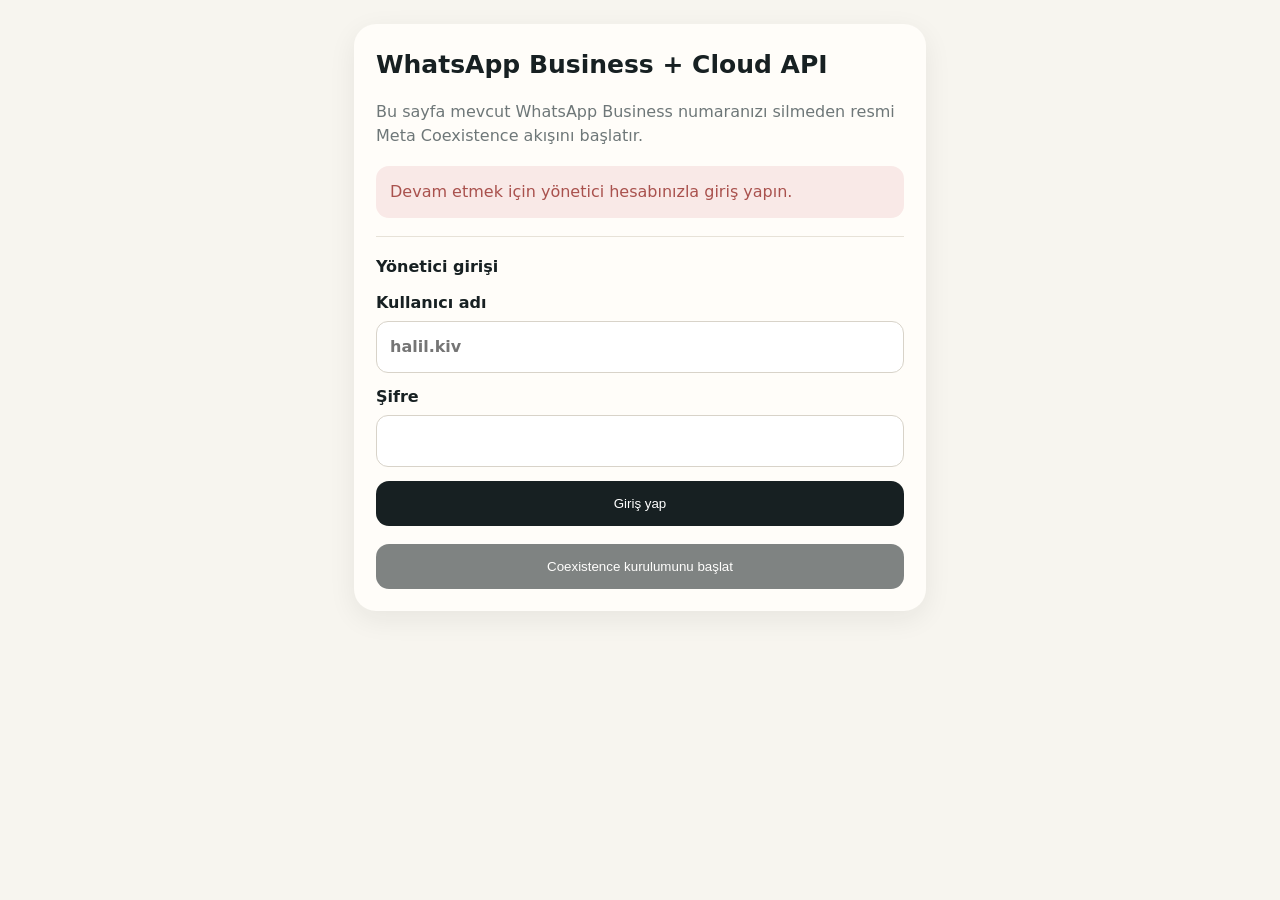
<file: whatsapp-coexistence-setup.html>
<!doctype html>
<html lang="tr">
<head>
  <meta charset="utf-8">
  <meta name="viewport" content="width=device-width,initial-scale=1,viewport-fit=cover">
  <title>Salon Modern · WhatsApp Coexistence Kurulumu</title>
  <style>
    :root{color-scheme:light;--ink:#172022;--cream:#f7f5ef;--paper:#fffdf9;--gold:#b88746;--muted:#6e7778;--red:#a9514d;--green:#2f765e}
    *{box-sizing:border-box}body{margin:0;background:var(--cream);color:var(--ink);font:16px/1.5 system-ui,-apple-system,"Segoe UI",sans-serif}
    main{width:min(620px,100%);margin:auto;padding:24px}.card{background:var(--paper);border-radius:22px;padding:22px;box-shadow:0 8px 28px #17202212}
    h1{margin:0 0 8px;font-size:25px}.muted{color:var(--muted)}button{width:100%;border:0;border-radius:13px;padding:15px;background:var(--ink);color:#fff;font:700 16px inherit;margin-top:18px}
    button:disabled{opacity:.55}.status{margin-top:18px;padding:14px;border-radius:13px;background:#f0ece3}.ok{background:#e8f3ed;color:var(--green)}.error{background:#f9e9e7;color:var(--red)}code{word-break:break-word}
    .login{display:none;margin-top:18px;padding-top:18px;border-top:1px solid #e7e2d8}.login.show{display:block}.field{display:block;margin-top:12px;font-weight:650}.field input{width:100%;margin-top:6px;padding:13px;border:1px solid #d8d3c9;border-radius:12px;background:#fff;font:inherit}.login button{margin-top:14px}.login-error{display:none;margin-top:10px;color:var(--red)}
  </style>
  <script src="supabase-2.49.1.js"></script>
</head>
<body>
  <main>
    <div class="card">
      <h1>WhatsApp Business + Cloud API</h1>
      <p class="muted">Bu sayfa mevcut WhatsApp Business numaranızı silmeden resmi Meta Coexistence akışını başlatır.</p>
      <div id="status" class="status">Yönetici oturumu kontrol ediliyor…</div>
      <form id="login" class="login">
        <strong>Yönetici girişi</strong>
        <label class="field">Kullanıcı adı<input id="username" autocomplete="username" placeholder="halil.kiv" required></label>
        <label class="field">Şifre<input id="password" type="password" autocomplete="current-password" required></label>
        <div id="loginError" class="login-error">Kullanıcı adı veya şifre hatalı.</div>
        <button id="loginButton" type="submit">Giriş yap</button>
      </form>
      <button id="start" type="button" disabled>Coexistence kurulumunu başlat</button>
    </div>
  </main>
  <script>
    const APP_ID='2889204104766417';
    const CONFIG_ID='2514808572339515';
    const GRAPH_VERSION='v23.0';
    const db=window.supabase.createClient('https://oxuwwjsakhcqimjsfris.supabase.co','sb_publishable_8prafGqYcxU0YQp6iqWGXA_rT20Q4AH',{auth:{persistSession:true,autoRefreshToken:true,detectSessionInUrl:false}});
    const statusEl=document.getElementById('status');
    const startButton=document.getElementById('start');
    const loginForm=document.getElementById('login');
    const loginError=document.getElementById('loginError');
    const loginButton=document.getElementById('loginButton');
    let managerReady=false;

    function setStatus(text,kind=''){
      statusEl.textContent=text;
      statusEl.className='status'+(kind?' '+kind:'');
    }

    window.addEventListener('message',(event)=>{
      if(event.origin!=='https://www.facebook.com'&&event.origin!=='https://web.facebook.com')return;
      let data=event.data;
      if(typeof data==='string'){try{data=JSON.parse(data)}catch{return}}
      if(data?.type!=='WA_EMBEDDED_SIGNUP')return;
      if(data.event==='FINISH_WHATSAPP_BUSINESS_APP_ONBOARDING'||data.event==='FINISH'){
        setStatus('Meta Coexistence adımı tamamlandı. Bu pencereyi kapatmadan durum doğrulaması yapılabilir.','ok');
        startButton.disabled=true;
      }else if(data.event==='CANCEL'){
        setStatus('Kurulum iptal edildi. Mevcut WhatsApp hesabınızda değişiklik yapılmadı.','error');
        startButton.disabled=false;
      }else if(data.event==='ERROR'){
        setStatus('Meta kurulumu tamamlayamadı. Mevcut WhatsApp hesabınız korunuyor.','error');
        startButton.disabled=false;
      }
    });

    window.fbAsyncInit=function(){
      FB.init({appId:APP_ID,cookie:true,xfbml:false,version:GRAPH_VERSION});
      if(managerReady)startButton.disabled=false;
    };
    (function(d,s,id){
      if(d.getElementById(id))return;
      const js=d.createElement(s);js.id=id;js.src='https://connect.facebook.net/tr_TR/sdk.js';
      d.head.appendChild(js);
    })(document,'script','facebook-jssdk');

    function normalizeUsername(value){
      return String(value||'').trim().toLocaleLowerCase('tr-TR')
        .replace(/@salon-modern\.local$/,'').replace(/\s+/g,'')
        .replace(/[çÇ]/g,'c').replace(/[ğĞ]/g,'g').replace(/[ıİ]/g,'i')
        .replace(/[öÖ]/g,'o').replace(/[şŞ]/g,'s').replace(/[üÜ]/g,'u');
    }

    async function verifyManager(){
      const {data:{session}}=await db.auth.getSession();
      if(!session){managerReady=false;startButton.disabled=true;loginForm.classList.add('show');setStatus('Devam etmek için yönetici hesabınızla giriş yapın.','error');return false}
      const {data:profile,error}=await db.from('profiles').select('role,active').eq('id',session.user.id).maybeSingle();
      if(error||!profile||profile.role!=='manager'||profile.active!==true){managerReady=false;startButton.disabled=true;loginForm.classList.add('show');setStatus('Bu işlem yalnızca aktif yönetici hesabıyla yapılabilir.','error');return false}
      managerReady=true;
      loginForm.classList.remove('show');
      setStatus('Hazır. Devam ettiğinizde Meta, telefondaki WhatsApp Business uygulamasında doğrulama isteyebilir.');
      if(window.FB)startButton.disabled=false;
      return true;
    }

    loginForm.addEventListener('submit',async(event)=>{
      event.preventDefault();
      loginError.style.display='none';
      loginButton.disabled=true;
      loginButton.textContent='Giriş yapılıyor…';
      const username=normalizeUsername(document.getElementById('username').value);
      const password=document.getElementById('password').value;
      try{
        const {error}=await db.auth.signInWithPassword({email:username+'@salon-modern.local',password});
        if(error)throw error;
        if(!(await verifyManager()))throw new Error('manager_required');
        document.getElementById('password').value='';
      }catch(error){
        if(error?.message!=='manager_required'){
          loginError.textContent='Kullanıcı adı veya şifre hatalı.';
          loginError.style.display='block';
        }
      }finally{
        loginButton.disabled=false;
        loginButton.textContent='Giriş yap';
      }
    });

    db.auth.onAuthStateChange(()=>{setTimeout(()=>verifyManager().catch(()=>{}),0)});

    startButton.addEventListener('click',()=>{
      if(!managerReady||!window.FB)return;
      startButton.disabled=true;
      setStatus('Meta Coexistence penceresi açılıyor…');
      FB.login((response)=>{
        if(response?.authResponse?.code){
          setStatus('Meta yetkilendirmesi alındı. Coexistence durumunu doğrulayın; kod tarayıcıda saklanmadı.','ok');
        }else{
          setStatus('Yetkilendirme tamamlanmadı. Tekrar deneyebilirsiniz.','error');
          startButton.disabled=false;
        }
      },{
        config_id:CONFIG_ID,
        response_type:'code',
        override_default_response_type:true,
        extras:{setup:{},featureType:'whatsapp_business_app_onboarding',sessionInfoVersion:'3'}
      });
    });

    verifyManager().catch(()=>setStatus('Oturum kontrolü yapılamadı. Salon Modern uygulamasını açıp tekrar deneyin.','error'));
  </script>
</body>
</html>
</file>
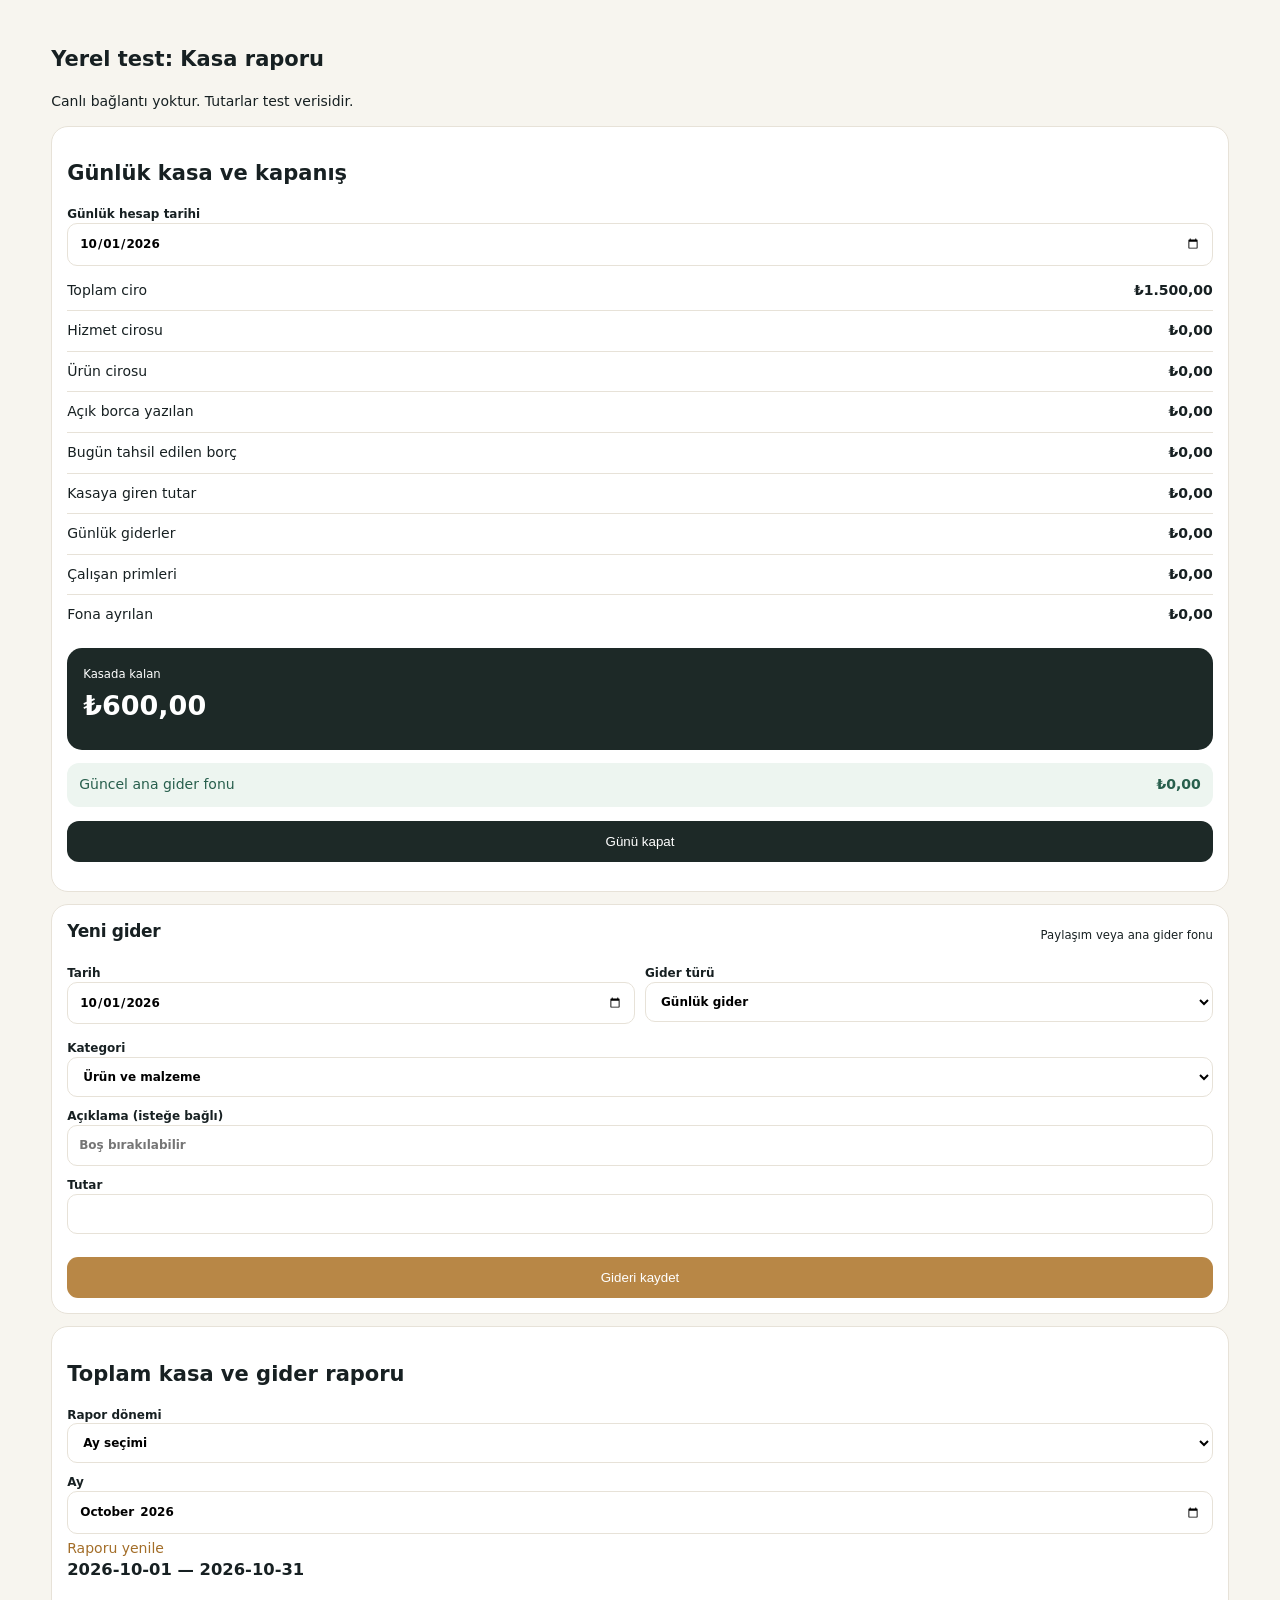
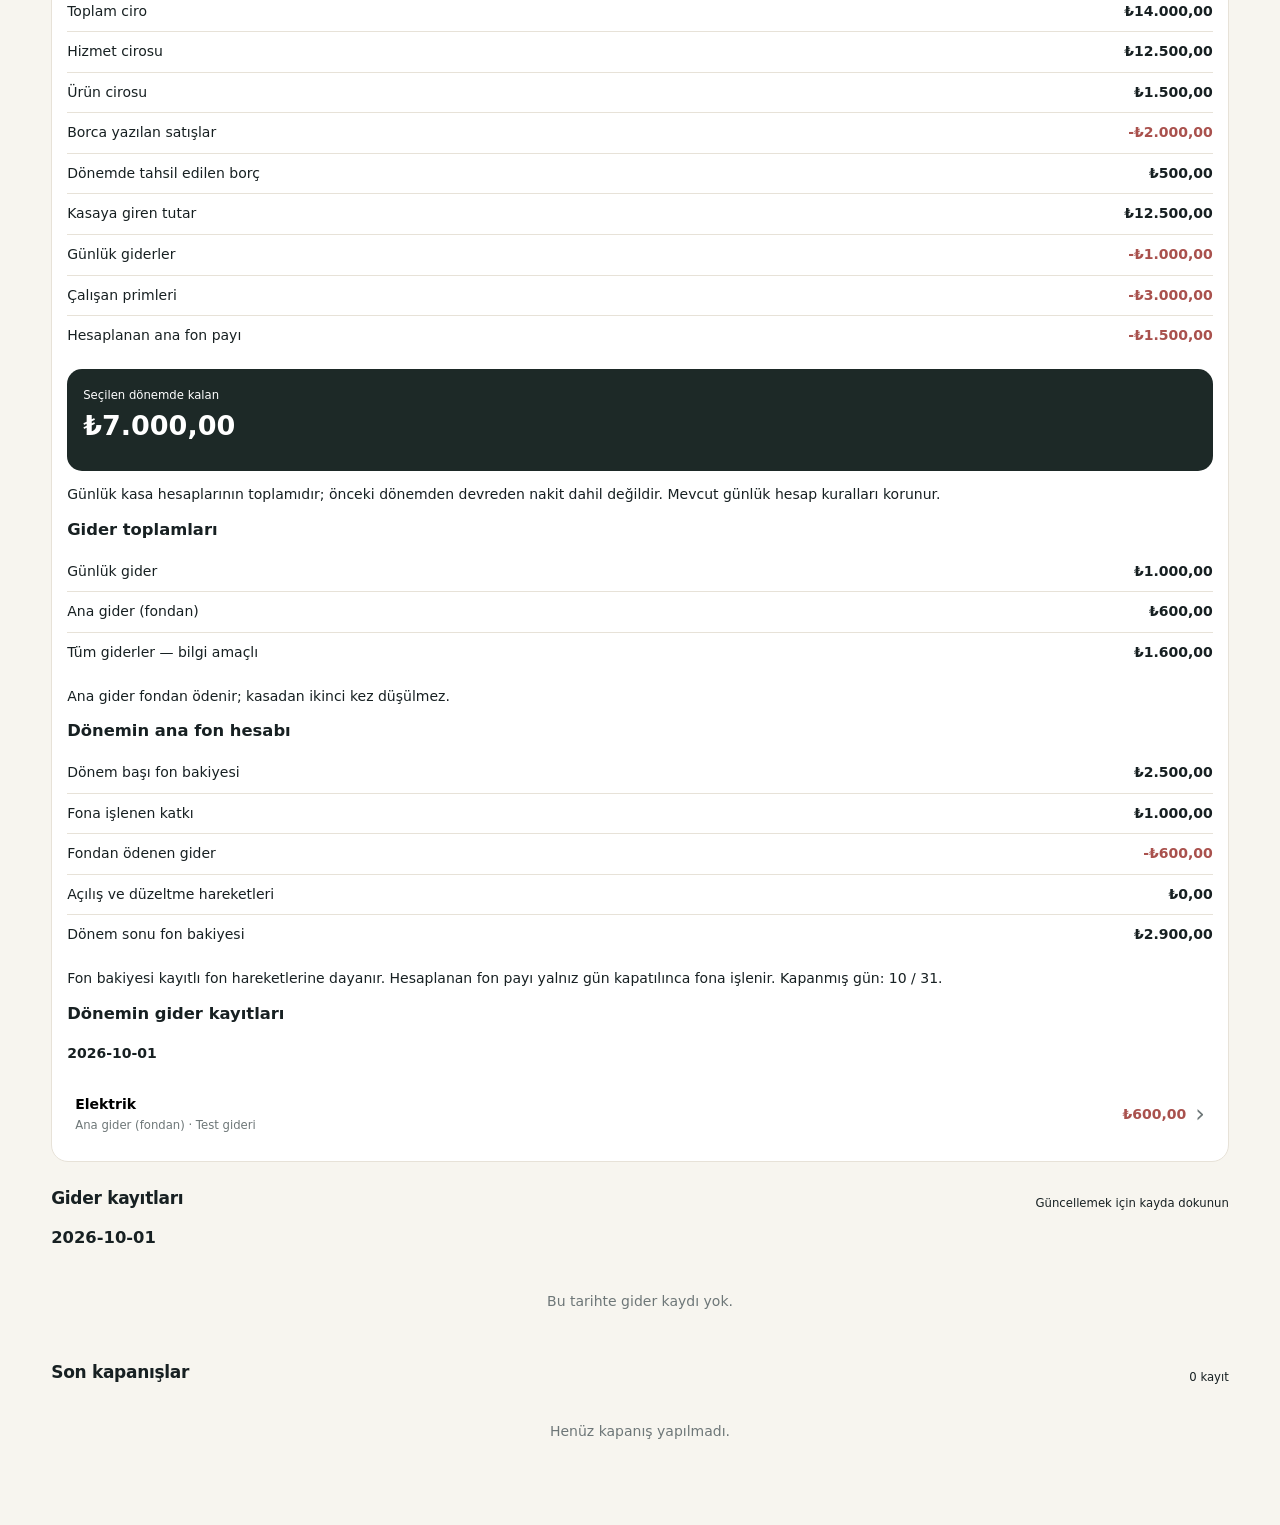
<file: tests/fixtures/finance-period-preview.html>
<!doctype html><html lang="tr"><meta charset="utf-8"><meta name="viewport" content="width=device-width,initial-scale=1"><title>Kasa raporu — yerel mock test</title>
<body><main id="app" class="app"><section id="salonFinance" class="page active"><div class="content finance230-content"><h1>Yerel test: Kasa raporu</h1><p>Canlı bağlantı yoktur. Tutarlar test verisidir.</p><div id="finance230Closing"></div></div></section></main>
<script>
window.currentUser={id:'mock',role:'yonetici'};window.showPage=function(){};
window.localDate=function(){return '2026-10-01'};
window.salonDb={rpc:function(name,args){return Promise.resolve({data:name==='calculate_daily_cash_summary'?{gross_turnover:1500,distributable_amount:600}:Object.assign({service_turnover:12500,product_turnover:1500,gross_turnover:14000,unpaid_debt_amount:2000,debt_collections:500,distributable_revenue:12500,daily_expenses:1000,commission_total:3000,reserve_contribution:1500,distributable_amount:7000,main_expenses:600,all_expenses:1600,fund_opening_balance:2500,fund_posted_contribution:1000,fund_main_expenses:600,fund_adjustments:0,fund_closing_balance:2900,day_count:31,closed_days:10}, {start_date:args.p_start,end_date:args.p_end})})},from:function(){var start;return {select:function(){return this},eq:function(){return this},gte:function(k,v){start=v;return this},lte:function(){return this},order:function(){return this},range:function(){return Promise.resolve({data:start?[{id:'test',expense_date:start,category:'Elektrik',description:'Test gideri',account_scope:'reserve',amount:600}]:[]})}}}};
(async function(){var html=await(await fetch('../../salon-modern.html')).text(),style=document.createElement('style');style.textContent=Array.from(html.matchAll(/<style[^>]*>([\s\S]*?)<\/style>/g)).map(function(m){return m[1]}).join('\n');document.head.appendChild(style);
var script=document.createElement('script');script.src='../../salon-finance-2.3.0.js';script.onload=function(){renderClosing()};document.body.appendChild(script);
var desktop=document.createElement('script');desktop.src='../../pwa-desktop-layout-2.3.24.js';document.body.appendChild(desktop)})();
</script></body></html>
</file>
<file: randevu/booking.css>
:root{color-scheme:dark;--ink:#f8f4ea;--muted:#b9c2bd;--dark:#101917;--panel:#192522;--line:#34423e;--gold:#c99a54;--gold2:#ecd097;--danger:#f09a91}*{box-sizing:border-box}body{margin:0;background:radial-gradient(circle at 50% -10%,#2d413b 0,#101917 48%,#0b1210 100%);color:var(--ink);font:16px/1.5 Inter,system-ui,-apple-system,"Segoe UI",sans-serif;min-height:100vh}.booking-shell{width:min(100%,560px);margin:auto;padding:env(safe-area-inset-top) 18px calc(32px + env(safe-area-inset-bottom))}.hero{text-align:center;padding:38px 6px 24px}.hero img{border-radius:18px;border:1px solid #d7ad68;background:#17231f}.eyebrow{color:var(--gold2);font-size:12px;font-weight:800;letter-spacing:.2em;margin:14px 0 2px}.hero h1{font-family:Georgia,serif;font-size:40px;line-height:1.05;margin:0}.hero>p:last-child{color:var(--muted);max-width:460px;margin:16px auto 0}.card{background:linear-gradient(145deg,#1d2b27,#15201d);border:1px solid var(--line);border-radius:24px;padding:22px;box-shadow:0 20px 50px #0006}.steps{display:flex;gap:8px;margin-bottom:25px}.steps span{height:5px;flex:1;border-radius:9px;background:#3b4844;color:transparent}.steps span.active{background:var(--gold)}.step{display:none}.step.active{display:block}.step>small{color:var(--gold2);font-size:12px;font-weight:700}.step h2{font-family:Georgia,serif;font-size:28px;margin:4px 0 18px}.choice-grid{display:grid;gap:10px}.choice,.slot{width:100%;border:1px solid var(--line);background:#111b18;color:var(--ink);padding:15px;text-align:left;border-radius:14px;font:inherit}.choice{display:flex;align-items:center;justify-content:space-between;gap:14px}.choice span{display:block}.choice small{color:var(--gold2)}.choice.selected,.slot.selected{border-color:var(--gold);box-shadow:0 0 0 2px #c99a5430;background:#25352f}.slot-grid{display:grid;grid-template-columns:repeat(3,1fr);gap:9px}.slot{text-align:center;padding:12px 5px}.loading,.muted{color:var(--muted);text-align:center}.hint{font-size:12px;color:var(--muted);background:#111b18;border-radius:12px;padding:12px;margin-top:16px}label{display:block;color:var(--muted);font-size:13px;font-weight:650;margin:14px 0}label em{float:right;font-style:normal;font-weight:400}input,textarea{display:block;width:100%;margin-top:7px;border:1px solid var(--line);border-radius:13px;background:#0f1816;color:var(--ink);padding:14px;font:16px inherit;outline:none}input:focus,textarea:focus{border-color:var(--gold);box-shadow:0 0 0 3px #c99a5420}.summary{background:#0f1816;border-radius:14px;padding:14px;margin-top:18px}.summary p{margin:5px 0}.error{color:var(--danger);min-height:24px;margin:14px 0 0}.form-actions{display:flex;gap:10px;margin-top:8px}.form-actions button,.button-link{flex:1;border:0;border-radius:14px;padding:15px;background:var(--gold);color:#16110b;font:700 16px inherit;text-align:center;text-decoration:none}.form-actions .secondary{background:#26342f;color:var(--ink)}button:disabled{opacity:.55}.success{text-align:center}.success-mark{width:62px;height:62px;border-radius:50%;display:grid;place-items:center;background:#244c3d;color:#9ee0be;font-size:32px;margin:4px auto 18px}.success h2{font-family:Georgia,serif;font-size:29px}.success p{color:var(--muted)}.button-link{display:block;margin-top:20px}footer{text-align:center;padding:24px}footer a{color:var(--gold2);font-size:13px}@media(min-width:800px){.booking-shell{padding-top:28px}.hero{padding-top:22px}.card{padding:30px}}
:root .closed-notice{margin:0 0 20px;padding:15px;border:1px solid #c99a5470;border-radius:14px;background:#c99a5418;color:var(--gold2);font-weight:700}:root .closed-notice small{display:block;margin-top:4px;color:var(--muted);font-weight:500}
.choice span{min-width:0;flex:1}.choice b{overflow-wrap:anywhere}.choice strong{flex:none;white-space:nowrap;text-align:right;font-variant-numeric:tabular-nums}
.verification-actions button{width:100%;min-height:48px;border:0;border-radius:14px;padding:12px 16px;background:var(--gold);color:#16110b;font:700 16px inherit}.verification-actions{margin:14px 0}.verification-actions button:disabled{opacity:.55}

/* Online booking: show the complete hourly schedule while making unavailable times unmistakable. */
.slot{display:flex;flex-direction:column;align-items:center;justify-content:center;gap:3px;min-height:62px}
.slot strong{font-size:17px;font-variant-numeric:tabular-nums;line-height:1.2}
.slot small{font-size:11px;letter-spacing:.01em;color:#9fe5be}
.slot-unavailable,.slot-unavailable:disabled{background:#303a36;border-color:#444e49;color:#c4c9c5;opacity:.57;filter:grayscale(.7);box-shadow:none;cursor:not-allowed}
.slot-unavailable small{color:#ccd1cd;font-weight:700}
.slot-unavailable strong{text-decoration:none}
.slot:not(:disabled){cursor:pointer}
</file>
<file: salon-modern-ai.css>
#salonAssistant{background:#f7f5ef}#salonAiRoot{min-height:calc(100dvh - 72px)}.sm-ai{display:flex;flex-direction:column;min-height:calc(100dvh - 72px);padding:0 0 max(12px,env(safe-area-inset-bottom));font-family:Inter,ui-sans-serif,system-ui,sans-serif}.sm-ai-header{display:flex;align-items:center;gap:13px;padding:18px 18px 14px;background:#102c27;color:#fff}.sm-ai-header small{font-size:10px;color:#d5bd91;font-weight:800;letter-spacing:.2em}.sm-ai-header h1{font-size:21px;margin:2px 0 0;line-height:1.1}.sm-ai-header button{border:0;color:inherit;background:#ffffff19;border-radius:13px;min-width:39px;min-height:39px;font-size:25px}.sm-ai-header .sm-ai-new{margin-left:auto}.sm-ai-summary{margin:16px 16px 12px;padding:18px 20px;background:linear-gradient(135deg,#1e4c3f,#122e29);border-radius:20px;color:#fff;display:flex;justify-content:space-between;align-items:center;box-shadow:0 12px 24px #14392e25}.sm-ai-summary small,.sm-ai-summary strong,.sm-ai-summary span{display:block}.sm-ai-summary small{font-size:10px;letter-spacing:.13em;color:#d9bf91;font-weight:800}.sm-ai-summary strong{font:700 25px/1.1 Georgia,serif;margin:9px 0 3px}.sm-ai-summary span{font-size:12px;color:#dce9e1}.sm-ai-summary-icon{width:54px;height:54px;border:1px solid #d9bf9180;border-radius:50%;display:grid;place-items:center;font-size:26px;color:#e8c78d}.sm-ai-tabs{display:flex;margin:0 16px;border-bottom:1px solid #e6e0d6}.sm-ai-tabs button{flex:1;background:transparent;border:0;border-bottom:3px solid transparent;padding:12px 2px;color:#687673;font-weight:750}.sm-ai-tabs button.active{color:#173e35;border-color:#bd8b4e}.sm-ai-body{flex:1;min-height:0;display:flex;flex-direction:column}.sm-ai-thread{flex:1;min-height:180px;max-height:35dvh;overflow:auto;padding:19px 17px 4px;display:flex;flex-direction:column;gap:12px}.sm-ai-welcome{text-align:center;margin:auto;max-width:280px}.sm-ai-spark{display:grid;place-items:center;margin:0 auto 10px;background:#e9dfcf;color:#a9743e;width:54px;height:54px;border-radius:18px;font-size:25px}.sm-ai-welcome h2{font:700 21px/1.2 Georgia,serif;margin:0 0 8px}.sm-ai-welcome p{color:#71807b;line-height:1.5;margin:0}.sm-ai-bubble{max-width:88%;padding:12px 15px;border-radius:17px;line-height:1.5;white-space:pre-wrap;overflow-wrap:anywhere}.sm-ai-bubble.user{align-self:flex-end;background:#1e5343;color:white;border-bottom-right-radius:5px}.sm-ai-bubble.assistant{align-self:flex-start;background:#fff;border:1px solid #e8e2d8;border-bottom-left-radius:5px}.sm-ai-thinking span{display:inline-block;margin-left:6px;letter-spacing:3px;animation:smAiPulse 1s infinite}.sm-ai-voice{text-align:center;padding:8px 0 13px;color:#687673;font-size:12px}.sm-ai-voice span{display:block;margin-top:8px}.sm-ai-mic{position:relative;width:78px;height:78px;border-radius:50%;border:2px solid #e0be85;background:radial-gradient(circle at 35% 25%,#d9b777,#a76f38);color:#fff;box-shadow:0 0 0 8px #bc8a4d18,0 12px 24px #74512833;display:grid;place-items:center;margin:auto;transition:transform .2s}.sm-ai-mic:active{transform:scale(.95)}.sm-ai-mic.listening{animation:smAiPulse 1.1s infinite}.sm-ai-composer{display:flex;gap:8px;align-items:flex-end;margin:0 15px;padding:8px;background:#fff;border:1px solid #e2d9ca;border-radius:18px;box-shadow:0 4px 14px #27352e0d}.sm-ai-composer textarea{flex:1;resize:none;min-height:38px;max-height:120px;border:0;outline:0;background:transparent;padding:9px 8px;font:inherit}.sm-ai-composer button{border:0;border-radius:13px;background:#205440;color:white;width:41px;height:41px;font-size:20px}.sm-ai-composer button:disabled{opacity:.5}.sm-ai-alerts,.sm-ai-history{padding:20px 17px}.sm-ai-alerts h2,.sm-ai-history h2{font:700 23px Georgia,serif;margin:0 0 16px}.sm-ai-alerts>div{display:flex;align-items:center;gap:14px;padding:15px;margin:9px 0;background:#fff;border:1px solid #e8e2d8;border-radius:15px}.sm-ai-alerts b{font-size:22px;color:#9d643c;min-width:35px}.sm-ai-alerts button{margin-top:12px;border:0;background:#1e5343;color:#fff;border-radius:12px;padding:12px 16px;font-weight:750}.sm-ai-history>p{color:#71807b;margin:-9px 0 14px}.sm-ai-history-row{display:flex;align-items:center;gap:6px;border-bottom:1px solid #e8e2d8}.sm-ai-history-row button{border:0;background:transparent;text-align:left;padding:12px 4px}.sm-ai-history-row button:first-child{flex:1;min-width:0}.sm-ai-history-row strong{display:block;overflow:hidden;text-overflow:ellipsis;white-space:nowrap}.sm-ai-history-row small{color:#79837e}.sm-ai-history-row button:last-child{font-size:24px;color:#a9514d}.sm-ai-empty,.sm-ai-error{text-align:center;color:#6c7773;padding:35px 20px}.sm-ai-error{color:#a9514d}@keyframes smAiPulse{50%{box-shadow:0 0 0 18px #bc8a4d0a,0 12px 24px #74512833}}@media(min-width:600px){.sm-ai{max-width:620px;margin:auto}.sm-ai-thread{max-height:48dvh}}@media(prefers-reduced-motion:reduce){.sm-ai-mic,.sm-ai-thinking span{animation:none}}
.sm-ai-message{display:flex;flex-direction:column;gap:7px;max-width:92%}.sm-ai-message.user{align-self:flex-end}.sm-ai-message.assistant{align-self:flex-start}.sm-ai-message .sm-ai-bubble{max-width:100%}.sm-ai-result{display:flex;flex-direction:column;gap:4px;text-align:left;width:100%;border:1px solid #dcccb3;border-radius:13px;background:#fffaf1;padding:11px 13px;color:#183d34;font:inherit;overflow-wrap:anywhere}.sm-ai-result strong{font-size:13px}.sm-ai-result span{font-size:12px}.sm-ai-result small{font-size:11px;color:#8a6136}.sm-ai-result button{align-self:flex-start;border:0;background:#1e5343;color:#fff;padding:9px 14px;border-radius:9px;margin-top:3px;font-weight:750}.sm-ai-result button:disabled{opacity:.5}.sm-ai-voice-controls{display:flex;justify-content:center;flex-wrap:wrap;gap:6px;margin:10px 12px 0}.sm-ai-voice-controls button{border:1px solid #d5c6ae;border-radius:999px;background:#fffaf1;color:#214f40;padding:7px 10px;font:600 11px Inter,system-ui,sans-serif}.sm-ai-voice-controls button[aria-pressed=true]{background:#214f40;color:white}.sm-ai-mic.speaking{animation:smAiSpeak .7s ease-in-out infinite alternate}@keyframes smAiSpeak{to{transform:scale(1.1);box-shadow:0 0 0 14px #bc8a4d25,0 12px 24px #74512833}}@media(prefers-reduced-motion:reduce){.sm-ai-mic.speaking{animation:none}}

.sm-ai-header .sm-ai-settings-link{margin-left:auto;font-size:21px}.sm-ai-header .sm-ai-settings-link+.sm-ai-new{margin-left:0}.sm-ai-alerts{overflow:auto}.sm-ai-alerts .sm-ai-event{display:block;padding:16px;margin:10px 0;background:#fff;border:1px solid #e1d8ca;border-left:4px solid #bd8b4e;border-radius:15px}.sm-ai-event.important{border-left-color:#c0712c}.sm-ai-event.critical{border-left-color:#ba4545}.sm-ai-event.resolved{opacity:.65}.sm-ai-event-head{display:flex;justify-content:space-between;color:#7b6243;font-size:11px;font-weight:800;text-transform:uppercase;margin-bottom:8px}.sm-ai-event strong{font-size:15px;color:#183d34}.sm-ai-event p{margin:8px 0;color:#4f625a;line-height:1.45;font-size:13px}.sm-ai-event small{color:#79837e}.sm-ai-event details{margin-top:9px;font-size:13px}.sm-ai-event summary{cursor:pointer;color:#1e5343;font-weight:700}.sm-ai-event-actions{display:flex;flex-wrap:wrap;gap:7px}.sm-ai-alerts .sm-ai-event button,.sm-ai-event-detail button{margin-top:9px;padding:9px 11px;font-size:12px}.sm-ai-event-detail{border-top:1px solid #e7ded0;margin-top:10px;padding-top:9px}.sm-ai-event-detail span{display:block;font-size:12px}.sm-ai-customer-counts{color:#62726b;font-size:12px;padding:14px 0}.sm-ai-follow{padding:20px 17px;overflow:auto}.sm-ai-follow h2{font:700 23px Georgia,serif;margin:0 0 18px}.sm-ai-follow h3{font-size:14px;margin:20px 0 8px}.sm-ai-follow label{display:flex;align-items:center;gap:9px;padding:10px 0;color:#214238;font-size:14px}.sm-ai-follow input[type=checkbox]{width:19px;height:19px;accent-color:#1e5343}.sm-ai-follow input[type=time]{margin-left:auto;border:1px solid #d6cbb9;border-radius:9px;padding:8px;background:#fff}.sm-ai-time-pair{margin:15px 0}.sm-ai-follow button{border:0;background:#1e5343;color:#fff;border-radius:12px;padding:12px 16px;font-weight:750}.sm-ai-follow p{font-size:12px;color:#1e5343}
</file>
<file: appointment-list-management.css>
#managedList .managed-appointment {
  display: block;
  min-width: 0;
  padding: 16px;
}
#managedList .managed-appointment .item-main {
  width: 100%;
  min-width: 0;
  overflow-wrap: anywhere;
}
#managedList .managed-appointment .item-main small {
  line-height: 1.45;
}
#managedList .managed-actions {
  display: grid;
  grid-template-columns: repeat(2, minmax(0, 1fr));
  gap: 8px;
  margin-top: 13px;
}
#managedList .managed-actions button {
  min-width: 0;
  width: 100%;
  min-height: 42px;
  padding: 8px;
  border: 1px solid var(--line);
  border-radius: 10px;
  background: #f8f2e9;
  color: #805923;
  font-family: inherit;
  font-size: 13px;
  font-weight: 600;
  line-height: 1.25;
  white-space: normal;
  overflow-wrap: anywhere;
  text-align: center;
}
#managedList .managed-actions .remove {
  background: #fff0ee;
  border-color: #f0d6d2;
  color: var(--red);
}
@media (max-width: 360px) {
  #managedList .managed-actions { grid-template-columns: 1fr; }
}
</file>
<file: salon-calendar-smart.css>
#salonCalendarControls{margin:8px 0 12px}
.calendar-smart-filters{display:grid;grid-template-columns:repeat(4,minmax(0,1fr));gap:8px}
.calendar-smart-filters label{font-size:11px;font-weight:700;color:#3b4a46;min-width:0}
.calendar-smart-filters select{display:block;width:100%;min-height:42px;border:1px solid #d4ddd8;border-radius:10px;background:#fff;color:#172022;padding:8px;font:inherit}
#smartColors{margin:9px 0;background:#fff;border-radius:10px;padding:9px}
#smartColors summary{cursor:pointer;font-weight:700;color:#36594d}
#smartColorList{display:grid;grid-template-columns:repeat(2,minmax(0,1fr));gap:8px;margin-top:8px}
#smartColorList label{display:flex;align-items:center;justify-content:space-between;gap:8px;font-size:12px}
#smartColorList input{width:44px;height:35px;border:0;background:transparent;cursor:pointer}
.team-calendar.duration-hour-grid .duration-event{min-height:20px;touch-action:manipulation}
.team-calendar.duration-hour-grid .duration-event small{color:#24313b!important;opacity:.95}
.smart-event{display:block;width:100%;min-height:55px;text-align:left;background:var(--service-bg,#E5E7EB);color:#24313b;border:0;border-left:5px solid var(--service-color,#7B8794);border-radius:9px;padding:7px 9px;margin:3px 0;cursor:pointer;touch-action:manipulation}
.smart-event strong,.smart-event span,.smart-event small{display:block;white-space:normal;line-height:1.3}
.smart-event span,.smart-event small{font-size:11px}
.smart-week{display:grid;grid-template-columns:repeat(7,minmax(0,1fr));gap:6px;margin:12px 0}
.smart-week section{background:#fff;border-radius:9px;padding:7px;min-width:0}
.smart-week-day{width:100%;border:0;background:#e9f1ec;padding:8px 2px;border-radius:7px;font-weight:700;color:#163d2f}
.smart-week .smart-event{font-size:11px;overflow-wrap:anywhere}
.smart-mobile-day{display:none}
.smart-panel-backdrop{position:fixed;inset:0;background:#14201d99;z-index:2000;display:none;align-items:flex-end;justify-content:center}
.smart-panel-backdrop.show{display:flex}
.smart-panel{box-sizing:border-box;width:min(540px,100%);max-height:90dvh;overflow:auto;background:#fffdf9;border-radius:24px 24px 0 0;padding:12px 20px calc(18px + env(safe-area-inset-bottom));box-shadow:0 -12px 35px #0002;position:relative}
.smart-panel-handle{width:42px;height:5px;border-radius:5px;background:#b8c5bc;margin:0 auto 13px}
.smart-panel-close{position:absolute;right:16px;top:12px;border:0;background:#e9efea;border-radius:50%;width:36px;height:36px;font-size:24px;cursor:pointer}
.smart-panel h2{margin:6px 40px 12px 0;font-size:21px}
#smartPanelDetails{display:grid;grid-template-columns:1fr 1fr;gap:3px 10px}
#smartPanelDetails p{margin:4px 0;overflow-wrap:anywhere}
#smartPanelActions{display:grid;grid-template-columns:repeat(2,minmax(0,1fr));gap:9px;margin-top:17px}
#smartPanelActions button{min-width:0;min-height:47px;border:0;border-radius:10px;background:#e6f0e8;color:#19503a;font-weight:700;font-size:14px;cursor:pointer}
#smartPanelActions button.danger{background:#fce6e2;color:#963e38}
@media(max-width:640px){.calendar-smart-filters{grid-template-columns:repeat(2,minmax(0,1fr))}.smart-week{grid-template-columns:1fr}.smart-week section{display:block}.smart-mobile-day{display:block}.smart-mobile-slot{display:grid;grid-template-columns:48px minmax(0,1fr);gap:8px;border-bottom:1px solid #e4eae5;min-height:36px;align-items:start}.smart-mobile-slot>span{font-size:11px;font-weight:700;color:#51635c;padding-top:9px}.smart-empty-slot{width:100%;min-height:33px;border:0;background:#fff;color:#779183;text-align:left;padding-left:9px;border-radius:6px}.smart-mobile-slot:has(.smart-event){min-height:65px}#smartColorList{grid-template-columns:1fr}#smartPanelDetails{grid-template-columns:1fr}.smart-panel{padding-left:17px;padding-right:17px}}
.app:has(#calendar.active){max-width:1080px;height:100dvh;min-height:0;overflow:hidden;padding-bottom:0}
#calendar.active{height:100%;overflow:hidden}
#calendar .content{position:relative;box-sizing:border-box;height:100%;overflow:hidden;padding:4px 4px 0!important}
#calendar .calendar-menu-row{display:flex;align-items:center;min-height:34px;margin:0 0 2px}
#calendar .calendar-date-nav{justify-content:center;margin:3px 0 5px}
#calendar .calendar-date-nav strong{min-width:0;text-align:center}
#calendar .calendar-month-title{cursor:pointer;pointer-events:auto!important}
#calendar .calendar-month-title:focus-visible{outline:2px solid #986f3b;outline-offset:4px;border-radius:4px}
#calendar .team-month-grid button:not(:disabled){pointer-events:auto!important}
#calendar .team-calendar-wrap{width:100%;overflow:hidden!important;padding-bottom:0}
#calendar .team-calendar.duration-hour-grid{width:100%;min-width:0;min-height:0!important;margin-top:3px;overflow:hidden}
#calendar .team-calendar.duration-hour-grid>.duration-cell,#calendar .team-calendar.duration-hour-grid>.duration-time,#calendar .team-calendar.duration-hour-grid>.duration-event{min-height:0!important;overflow:hidden}
#calendar .team-calendar.duration-hour-grid[data-density="tight"]>.duration-event[data-appointment-id] small{display:none!important}
#calendar .team-calendar.duration-hour-grid[data-density="tight"]>.duration-event[data-appointment-id] strong{font-size:8px;line-height:1}
#calendar .team-calendar.duration-hour-grid[data-density="tight"]>.duration-event[data-appointment-id] .calendar-price{font-size:7px}
#calendar .calendar-hint{display:none!important}
#calendar .team-calendar.duration-hour-grid>.team-head{background:var(--cream);border-bottom:1px solid var(--line)!important}
#calendar .team-calendar.duration-hour-grid>.duration-event[data-appointment-id]{background:var(--service-bg,#E5E7EB);border-left:4px solid var(--service-color,#7B8794);color:#1c2830}
#calendar .team-calendar.duration-hour-grid>.duration-event[data-appointment-id] small{color:#24313b!important;white-space:nowrap!important;line-height:1;display:block!important;overflow:hidden;text-overflow:ellipsis;-webkit-line-clamp:unset;line-clamp:unset}
#calendar .team-calendar.duration-hour-grid>.duration-event[data-appointment-id] .calendar-price{color:#3b4b52;font-size:clamp(7px,2.2vw,9px);line-height:1}
#salonCalendarControls{position:absolute;right:4px;top:4px;z-index:40;display:flex;align-items:flex-start;gap:4px;margin:0}
#salonCalendarControls details{margin:0;padding:0;background:transparent;border-radius:8px}
#salonCalendarControls summary{display:grid;place-items:center;width:32px;height:32px;list-style:none;cursor:pointer;background:#f4ecdf;border-radius:8px;color:#36594d;font-size:18px}
#salonCalendarControls summary::-webkit-details-marker{display:none}
#salonCalendarControls details[open]{position:absolute;right:0;top:0;width:min(310px,calc(100vw - 8px));padding:5px;background:#fffdf9;box-shadow:0 8px 28px #0002;border:1px solid #e2ded4}
#salonCalendarControls details[open] summary{margin-left:auto;margin-bottom:5px}
#salonCalendarControls .calendar-smart-filters{padding:3px}
.calendar-smart-filters{gap:4px}
.calendar-smart-filters label{font-size:10px}
.calendar-smart-filters select{min-height:32px;padding:3px 5px;border-radius:7px}
#smartColors:not([open]){margin:0;padding:0}
@media(max-width:640px){#calendar .content{padding-left:3px!important;padding-right:3px!important}.calendar-smart-filters select{font-size:11px}#calendar .team-calendar.duration-hour-grid{grid-template-columns:32px repeat(4,minmax(0,1fr))}#calendar .team-calendar.duration-hour-grid>.team-head{font-size:10px!important;padding:5px 1px}.smart-event{min-width:0;overflow-wrap:anywhere}}

/* Appointment colors are based only on the saved service name. */
#smartColorList{display:grid;grid-template-columns:repeat(2,minmax(0,1fr));gap:6px 10px;margin-top:8px}
.service-color-legend{display:flex;align-items:center;gap:7px;min-width:0;font-size:12px;font-weight:600;color:#24313b}
.service-color-swatch{display:inline-block;flex:0 0 21px;height:18px;background:var(--service-bg);border-left:4px solid var(--service-color);border-radius:5px}
@media(max-width:640px){#smartColorList{grid-template-columns:repeat(2,minmax(0,1fr))}.service-color-legend{font-size:11px}}
</file>
